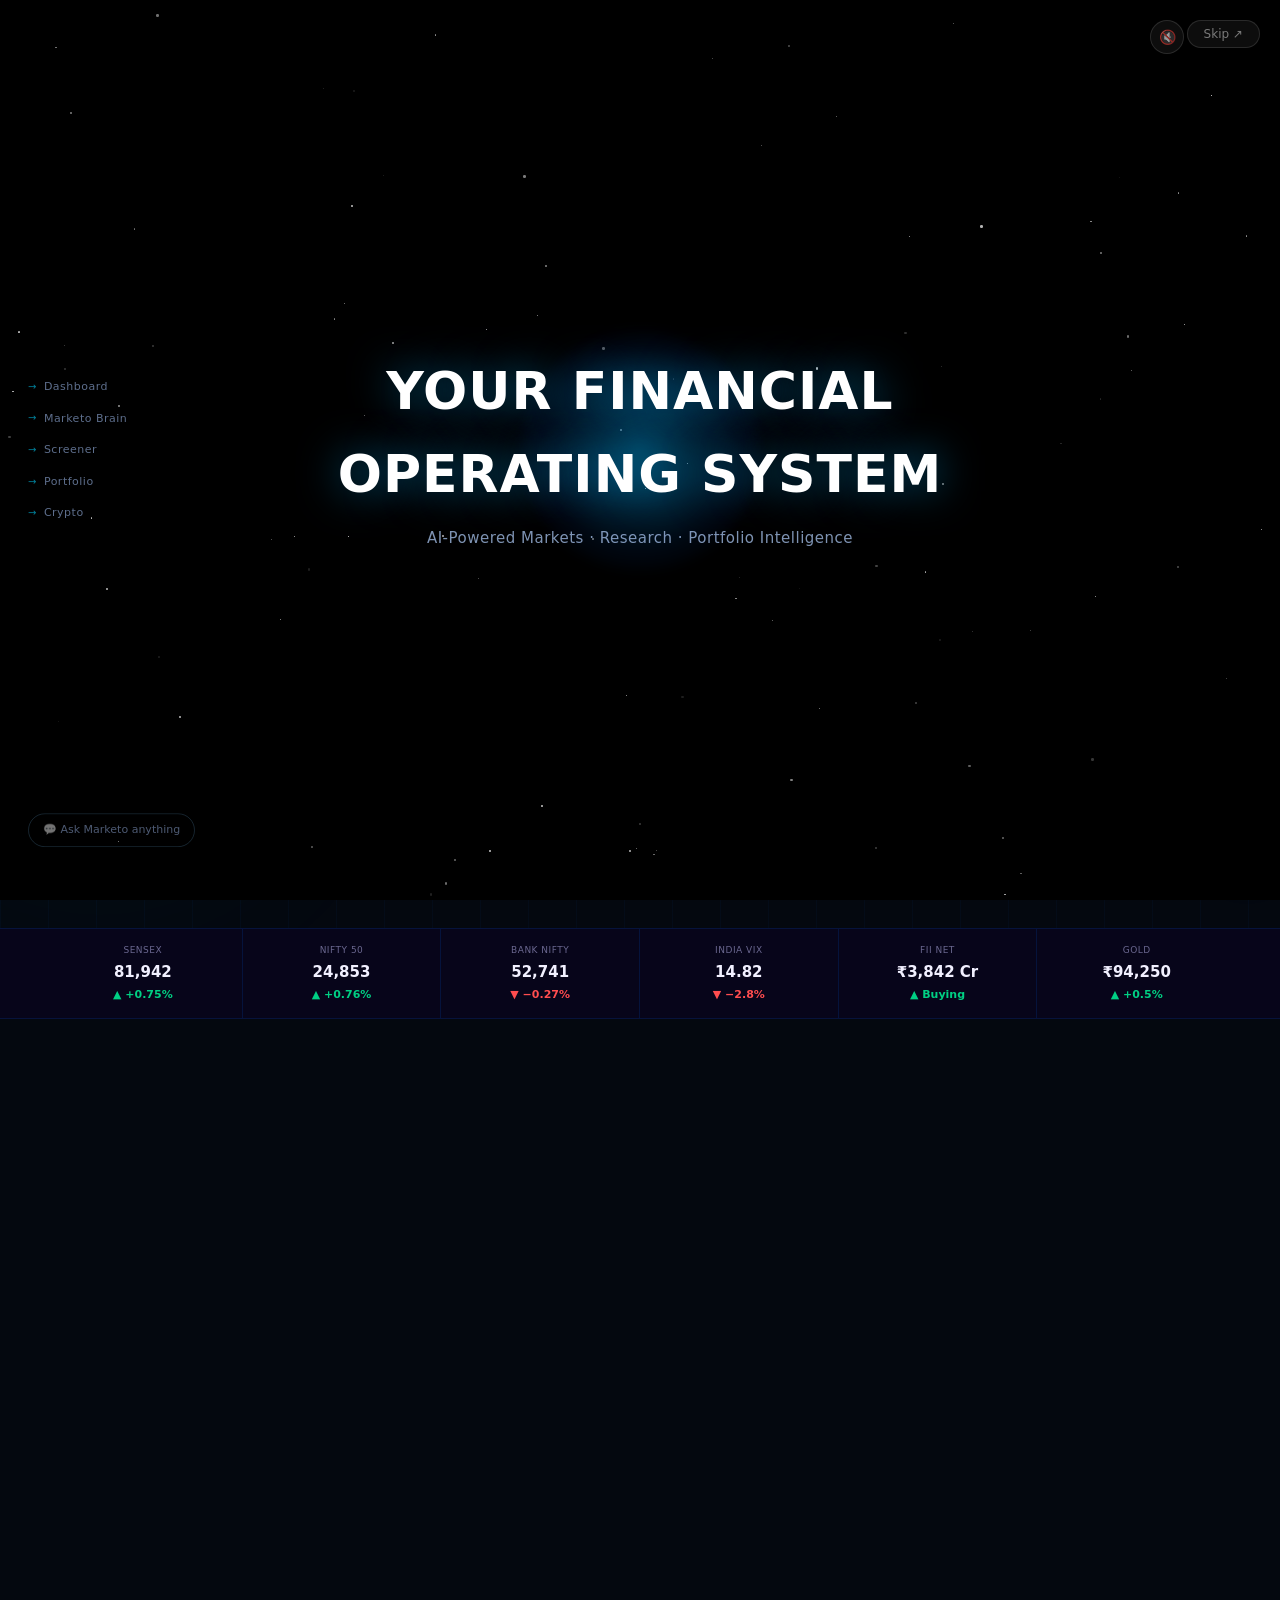
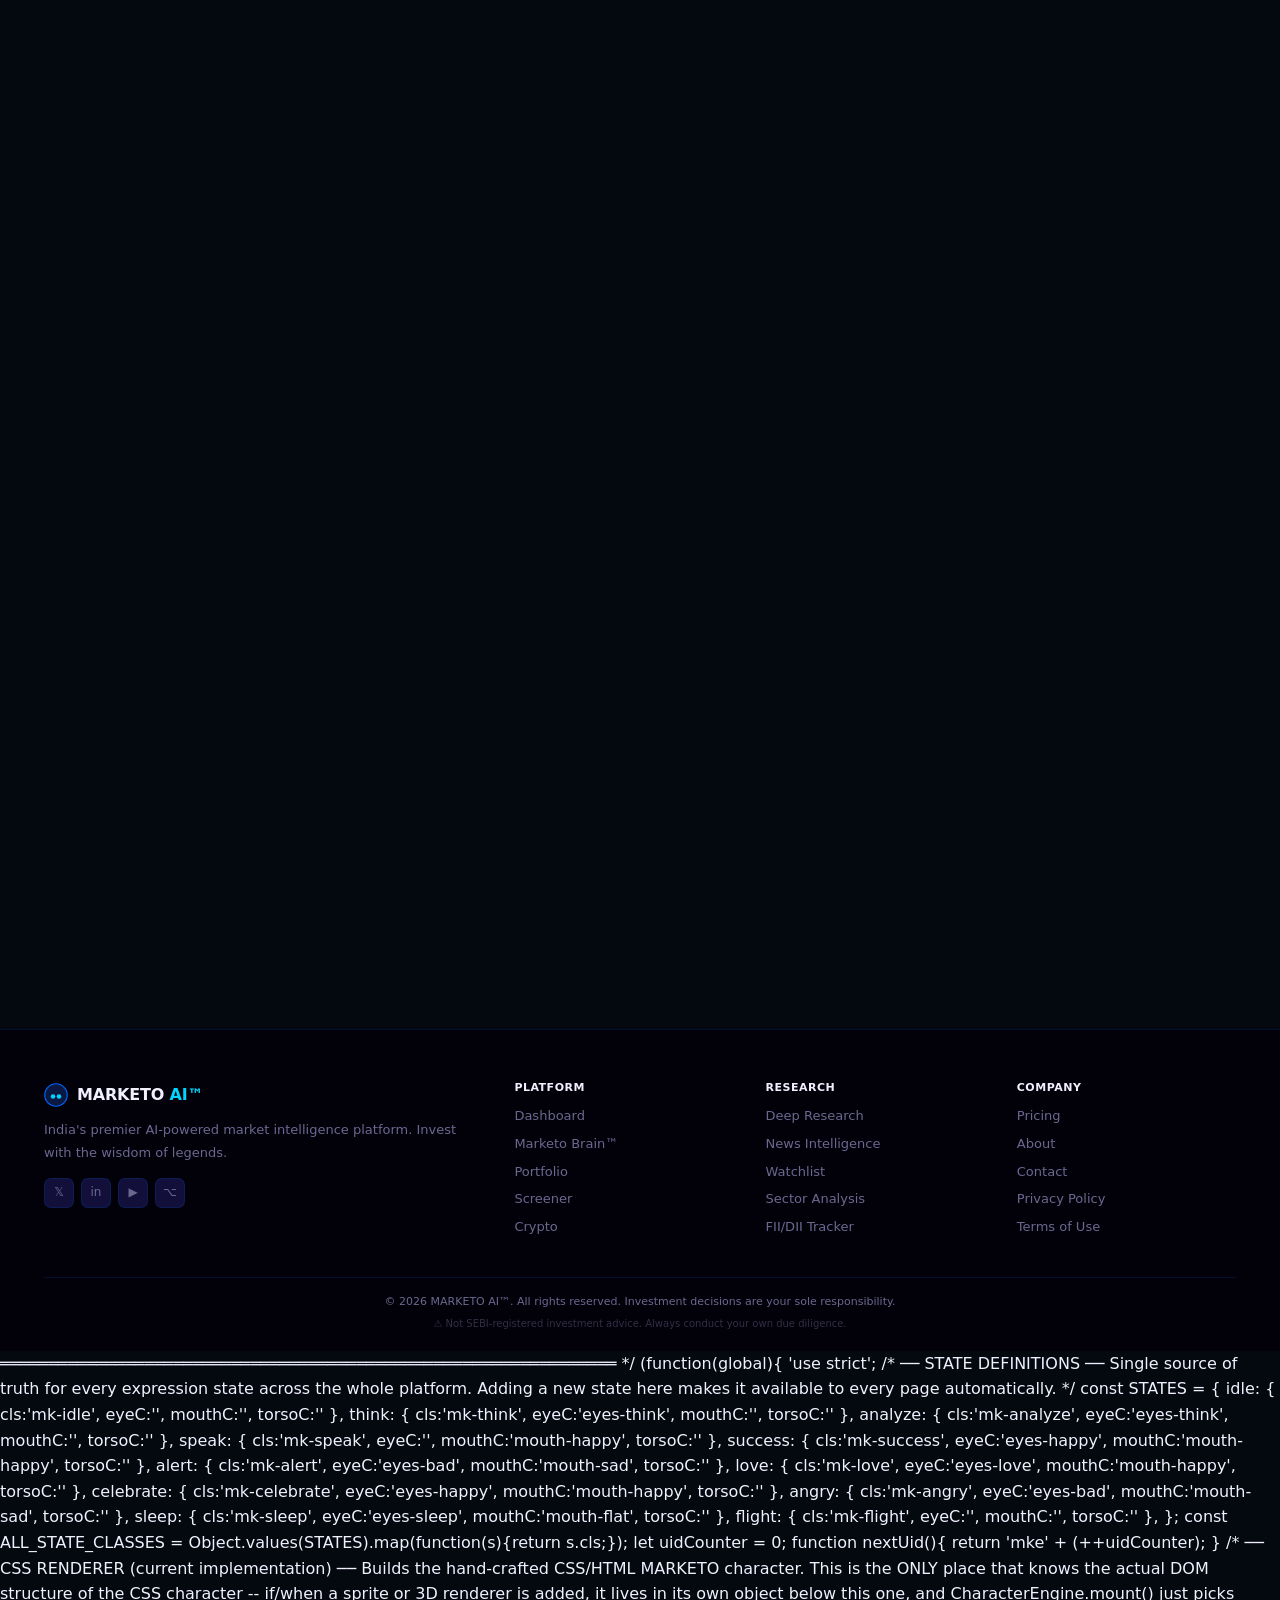
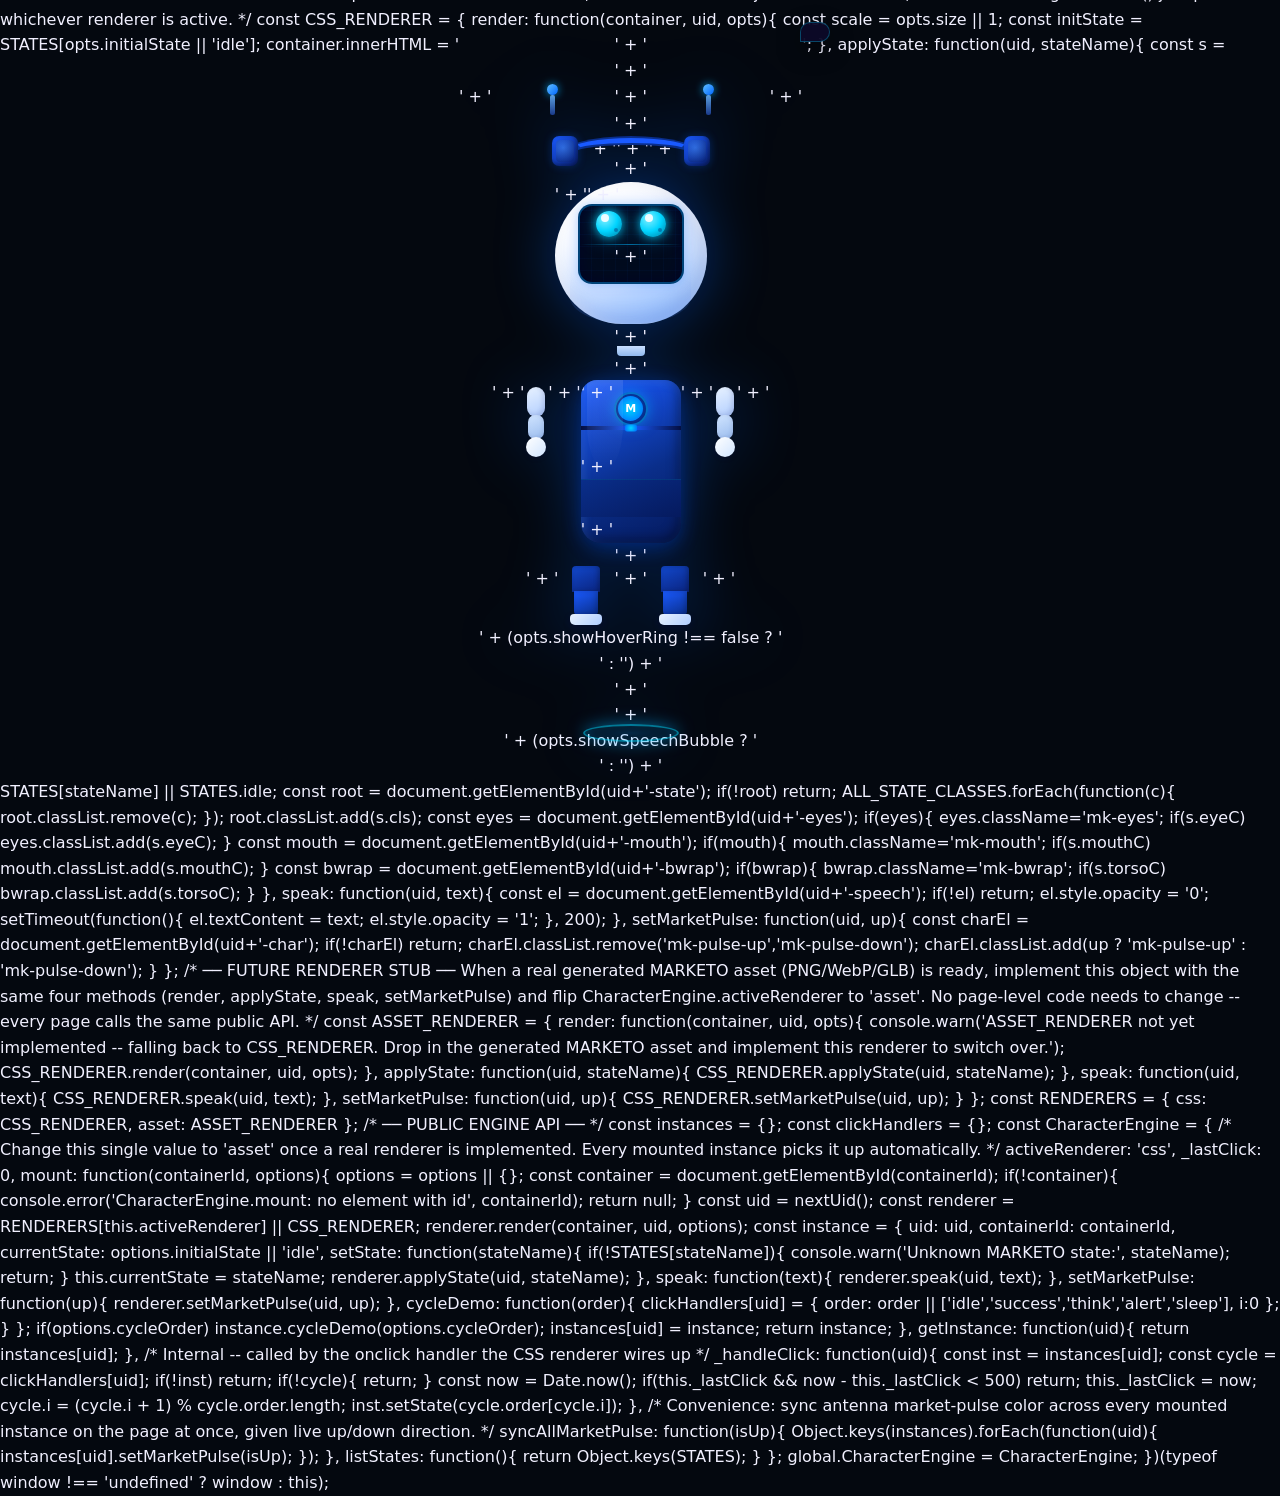
<file: index.html>
<!DOCTYPE html>
<html lang="en">
<head>
<meta charset="UTF-8">
<meta name="viewport" content="width=device-width,initial-scale=1.0">
<title>MARKETO AI™ — Your Personal Financial Operating System</title>
<meta name="description" content="India's most advanced AI market intelligence platform. 10 legendary gurus, real-time NSE/BSE analytics, institutional-grade portfolio insights.">
<meta name="theme-color" content="#04080F">
<style>
/* ══ RESET ══ */
*,*::before,*::after{box-sizing:border-box;margin:0;padding:0}
html{scroll-behavior:smooth}
body{font-family:'Inter','Segoe UI',system-ui,sans-serif;background:#04080F;color:#F1F0FF;line-height:1.6;overflow-x:hidden;-webkit-font-smoothing:antialiased}
a{text-decoration:none;color:inherit;transition:color .2s}
img{max-width:100%;height:auto}
::-webkit-scrollbar{width:4px}::-webkit-scrollbar-track{background:#080320}::-webkit-scrollbar-thumb{background:#0066FF;border-radius:2px}

/* ══ TOKENS ══ */
:root{
  --bg:#04080F;--bg2:#080320;--card:#0C0A28;--card2:#12103A;
  --blue:#0066FF;--blue2:#0052CC;--cyan:#00D4FF;--cyan2:#66E0FF;
  --navy:#0A0F1F;--purple:#A855F7;--purple2:#7C3AED;
  --ok:#00D084;--bad:#FF4D4F;--warn:#FFB020;--orange:#FF6B00;
  --text:#F1F0FF;--text2:#C4C0FF;--muted:#6B6890;
  --bdr:rgba(0,100,255,.15);--bdr2:rgba(0,212,255,.3);
  --glow:rgba(0,100,255,.08);
  --sh:0 4px 24px rgba(0,60,200,.2);--shL:0 8px 40px rgba(0,60,200,.3);
  --fd:'Space Grotesk','Inter',system-ui;
}

/* ══ TYPOGRAPHY ══ */
h1,h2,h3,h4{font-family:var(--fd);font-weight:700;line-height:1.15;color:var(--text)}
h1{font-size:clamp(2.2rem,5vw,3.8rem)}
h2{font-size:clamp(1.7rem,3.5vw,2.5rem)}
h3{font-size:clamp(1rem,2vw,1.25rem)}
p{color:var(--muted);line-height:1.8}
.gt{background:linear-gradient(135deg,#00D4FF,#0066FF,#A855F7);-webkit-background-clip:text;-webkit-text-fill-color:transparent;background-clip:text}
.gt2{background:linear-gradient(135deg,#A855F7,#0066FF,#00D4FF);-webkit-background-clip:text;-webkit-text-fill-color:transparent;background-clip:text}

/* ══ LAYOUT ══ */
.W{max-width:1240px;margin:0 auto;padding:0 24px}
.section{padding:88px 0}
.grid-2{display:grid;grid-template-columns:1fr 1fr;gap:56px;align-items:center}
.grid-3{display:grid;grid-template-columns:repeat(3,1fr);gap:18px}
.grid-4{display:grid;grid-template-columns:repeat(4,1fr);gap:20px}
.grid-5{display:grid;grid-template-columns:repeat(5,1fr);gap:12px}
.grid-6{display:grid;grid-template-columns:repeat(6,1fr)}
.flex-c{display:flex;align-items:center}
.flex-cc{display:flex;align-items:center;justify-content:center}
.flex-col{display:flex;flex-direction:column}
.tc{text-align:center}
.gap8{gap:8px}.gap12{gap:12px}.gap16{gap:16px}.gap20{gap:20px}

/* ══ BUTTONS ══ */
.btn{display:inline-flex;align-items:center;gap:8px;padding:12px 26px;border-radius:8px;font-family:inherit;font-weight:600;font-size:14px;cursor:pointer;transition:all .2s;border:1px solid transparent;text-decoration:none;white-space:nowrap;letter-spacing:.01em}
.btn-blue{background:var(--blue);color:#fff;border-color:rgba(0,100,255,.5);box-shadow:0 4px 20px rgba(0,100,255,.35)}
.btn-blue:hover{background:var(--blue2);transform:translateY(-1px);box-shadow:0 6px 28px rgba(0,100,255,.5)}
.btn-cyan{background:rgba(0,212,255,.1);color:var(--cyan2);border-color:var(--bdr2)}
.btn-cyan:hover{background:rgba(0,212,255,.18);color:#fff}
.btn-ghost{background:transparent;color:var(--text2);border-color:var(--bdr2)}
.btn-ghost:hover{background:var(--glow);color:#fff}
.btn-purple{background:linear-gradient(135deg,#7C3AED,#9333EA);color:#fff;border-color:rgba(168,85,247,.45);box-shadow:0 4px 16px rgba(124,58,237,.3)}
.btn-purple:hover{transform:translateY(-1px);box-shadow:0 6px 24px rgba(124,58,237,.5)}
.btn-lg{padding:14px 32px;font-size:15px;border-radius:10px}
.btn-sm{padding:7px 16px;font-size:12px;border-radius:6px}
.btn-xs{padding:5px 12px;font-size:11px;border-radius:5px}

/* ══ CARDS ══ */
.card{background:var(--card);border:1px solid var(--bdr);border-radius:18px;padding:26px;transition:all .3s;position:relative;overflow:hidden}
.card:hover{border-color:var(--bdr2);transform:translateY(-2px);box-shadow:var(--sh)}
.card::before{content:'';position:absolute;inset:0;background:linear-gradient(135deg,rgba(0,100,255,.05),transparent);opacity:0;transition:opacity .3s}
.card:hover::before{opacity:1}

/* ══ SECTION HEAD ══ */
.sec-head{text-align:center;margin-bottom:52px}
.sec-badge{display:inline-block;padding:5px 14px;background:rgba(0,100,255,.1);border:1px solid var(--bdr2);border-radius:20px;font-size:11px;font-weight:700;color:var(--cyan);text-transform:uppercase;letter-spacing:.6px;margin-bottom:12px}
.sec-title{margin-bottom:12px}
.sec-sub{font-size:16px;max-width:560px;margin:0 auto}

/* ══ BG DECORATIONS ══ */
.bg-grid{position:absolute;inset:0;background-image:linear-gradient(rgba(0,100,255,.04) 1px,transparent 1px),linear-gradient(90deg,rgba(0,100,255,.04) 1px,transparent 1px);background-size:48px 48px;pointer-events:none}
.orb{position:absolute;border-radius:50%;filter:blur(90px);pointer-events:none}

/* ══ INTRO OVERLAY ══ */
#intro{position:fixed;inset:0;z-index:9999;background:#000;display:flex;flex-direction:column;align-items:center;justify-content:center;transition:opacity .8s,visibility .8s;overflow:hidden}
#intro.out{opacity:0;visibility:hidden;pointer-events:none}
.stars-bg{position:absolute;inset:0;pointer-events:none}
.istar{position:absolute;border-radius:50%;background:#fff}

/* Scene 1 - Boot */
#s1{display:flex;flex-direction:column;align-items:center;gap:18px}
.boot-logo{font-family:var(--fd);font-size:clamp(20px,4vw,32px);font-weight:900;letter-spacing:3px;color:var(--cyan);text-shadow:0 0 30px rgba(0,212,255,.6)}
.boot-sub{font-size:11px;color:#444;letter-spacing:2px}
.mod-list{display:flex;flex-direction:column;gap:7px;min-width:300px}
.mod{display:flex;align-items:center;justify-content:space-between;font-size:12px;font-family:'Courier New',monospace;padding:4px 0;opacity:0;transform:translateX(-10px);transition:all .35s}
.mod.on{opacity:1;transform:none}
.mod-n{color:#5060A0}.mod-s{font-size:10px;font-weight:700;color:var(--ok)}
.mod-dot{width:5px;height:5px;border-radius:50%;background:var(--ok);box-shadow:0 0 6px var(--ok);animation:pdot 1s infinite}
@keyframes pdot{0%,100%{transform:scale(1)}50%{transform:scale(1.5)}}
.boot-prog{width:300px;height:2px;background:rgba(255,255,255,.08);border-radius:1px;overflow:hidden;margin-top:6px}
.boot-fill{height:100%;background:linear-gradient(90deg,var(--blue),var(--cyan));width:0;transition:width .3s}

/* Scene 2 - Arrival */
#s2{display:none;flex-direction:column;align-items:center;gap:22px}
.arr-name{font-family:var(--fd);font-size:clamp(28px,5vw,44px);font-weight:900;background:linear-gradient(135deg,#00D4FF,#0066FF);-webkit-background-clip:text;-webkit-text-fill-color:transparent;background-clip:text;letter-spacing:1px}
.arr-ring{position:absolute;border-radius:50%;border:1px solid rgba(0,212,255,.2);pointer-events:none}
.arr-text{font-family:var(--fd);font-size:clamp(14px,2.5vw,20px);font-weight:600;color:rgba(196,192,255,.85);text-align:center;line-height:1.8;max-width:500px;transition:opacity .4s}
.skip-btn{position:fixed;top:20px;right:20px;z-index:10000;background:rgba(255,255,255,.05);border:1px solid rgba(255,255,255,.12);color:rgba(255,255,255,.45);padding:6px 16px;border-radius:20px;font-size:12px;cursor:pointer;font-family:inherit;transition:all .2s}
.skip-btn:hover{background:rgba(255,255,255,.1);color:#fff}

/* ── SOUND TOGGLE ── */
.sound-btn{position:fixed;top:20px;right:96px;z-index:10000;width:34px;height:34px;border-radius:50%;background:rgba(255,255,255,.05);border:1px solid rgba(255,255,255,.12);color:rgba(255,255,255,.6);cursor:pointer;font-size:14px;display:flex;align-items:center;justify-content:center;transition:all .2s;animation:soundHint 2s ease-in-out infinite}
@keyframes soundHint{0%,100%{box-shadow:0 0 0 0 rgba(0,212,255,.35)}50%{box-shadow:0 0 0 7px rgba(0,212,255,0)}}
.sound-btn.on{animation:none}
.sound-btn:hover{background:rgba(255,255,255,.1);color:#fff}
.sound-btn.on{color:var(--cyan);border-color:rgba(0,212,255,.4);box-shadow:0 0 14px rgba(0,212,255,.25)}

/* ── SCENE 0: FLOATING CARDS THROUGH PARTICLES ── */
#s0{position:absolute;inset:0;display:flex;align-items:center;justify-content:center;overflow:hidden}
.s0-particles{position:absolute;inset:0;pointer-events:none}
.s0-particle{position:absolute;border-radius:50%;background:radial-gradient(circle,rgba(0,212,255,.9),rgba(0,100,255,.1));animation:s0rise linear infinite}
@keyframes s0rise{0%{transform:translateY(0) translateX(0);opacity:0}8%{opacity:1}92%{opacity:1}100%{transform:translateY(-100vh) translateX(var(--drift,0px));opacity:0}}
.s0-orb-center{position:absolute;width:240px;height:240px;border-radius:50%;background:radial-gradient(circle,rgba(0,180,255,.35),rgba(0,80,200,.08) 60%,transparent 80%);filter:blur(6px);animation:s0pulse 4s ease-in-out infinite}
@keyframes s0pulse{0%,100%{transform:scale(1);opacity:.7}50%{transform:scale(1.15);opacity:1}}
.s0-cards{position:absolute;inset:0;pointer-events:none}
.s0-card{
  position:absolute;min-width:150px;max-width:210px;padding:14px 16px;border-radius:14px;
  background:linear-gradient(135deg,rgba(20,30,60,.55),rgba(10,15,35,.4));
  border:1px solid rgba(120,200,255,.25);backdrop-filter:blur(8px);-webkit-backdrop-filter:blur(8px);
  box-shadow:0 8px 32px rgba(0,40,120,.4),inset 0 1px 0 rgba(255,255,255,.08);
  animation:s0float ease-in-out infinite;opacity:0;
}
.s0-card-label{font-size:9px;font-weight:700;color:rgba(150,210,255,.7);text-transform:uppercase;letter-spacing:.6px;margin-bottom:4px}
.s0-card-val{font-family:var(--fd);font-size:18px;font-weight:800;color:#fff;text-shadow:0 0 14px rgba(0,200,255,.4)}
.s0-card-sub{font-size:10px;color:rgba(180,210,255,.55);margin-top:2px}
@keyframes s0float{
  0%{opacity:0;transform:translateY(40px) scale(.9) rotate(-2deg)}
  10%{opacity:1}
  50%{transform:translateY(-12px) scale(1) rotate(1deg)}
  90%{opacity:1}
  100%{opacity:0;transform:translateY(-50px) scale(.95) rotate(-1deg)}
}
.s0-title-wrap{position:relative;z-index:5;text-align:center;pointer-events:none}
.s0-title{
  font-family:var(--fd);font-weight:900;letter-spacing:1px;
  font-size:clamp(28px,6vw,52px);color:#fff;text-transform:uppercase;
  text-shadow:0 0 40px rgba(0,180,255,.5);
  opacity:0;animation:s0titlein 1.2s ease forwards .4s;
}
.s0-sub{
  font-size:clamp(12px,1.6vw,15px);color:rgba(180,210,255,.7);letter-spacing:.5px;
  margin-top:10px;opacity:0;animation:s0titlein 1.2s ease forwards 1s;
}
@keyframes s0titlein{from{opacity:0;transform:translateY(14px)}to{opacity:1;transform:translateY(0)}}
.s0-nav-rail{
  position:absolute;left:28px;top:50%;transform:translateY(-50%);z-index:6;
  display:flex;flex-direction:column;gap:14px;opacity:0;animation:s0navin .8s ease forwards 1.6s;
}
@keyframes s0navin{from{opacity:0;transform:translate(-50%,-50%) translateX(-8px)}to{opacity:1;transform:translateY(-50%) translateX(0)}}
.s0-nav-item{font-size:11px;color:rgba(170,200,255,.55);letter-spacing:.5px;display:flex;align-items:center;gap:7px}
.s0-nav-item::before{content:'→';color:rgba(0,212,255,.6);font-size:10px}
.s0-asktag{
  position:absolute;bottom:36px;left:28px;z-index:6;font-size:11px;color:rgba(170,200,255,.45);
  border:1px solid rgba(120,200,255,.18);padding:7px 14px;border-radius:20px;
  opacity:0;animation:s0navin .8s ease forwards 2s;
}
@media(max-width:640px){.s0-nav-rail{display:none}.s0-asktag{left:16px;bottom:24px}}

/* ══ MARKETO CHARACTER ENGINE ══ */
.mk-char{display:flex;flex-direction:column;align-items:center;cursor:pointer;position:relative;z-index:10;filter:drop-shadow(0 0 30px rgba(0,100,255,.4));transition:filter .4s}
.mk-char:hover{filter:drop-shadow(0 0 44px rgba(0,180,255,.6))}

/* ANTENNAS */
.mk-ants{display:flex;gap:56px;margin-bottom:-4px;position:relative;z-index:3}
.mk-ant{display:flex;flex-direction:column;align-items:center}
.mk-ant-b{width:11px;height:11px;border-radius:50%;background:linear-gradient(135deg,#60C0FF,#0066FF);box-shadow:0 0 8px rgba(0,180,255,.8);animation:antG 2s ease-in-out infinite;transition:background .6s,box-shadow .6s}
.mk-ant:last-child .mk-ant-b{animation-delay:-.7s}
/* Market pulse — antenna glow reflects live Nifty direction per character spec */
.mk-pulse-up .mk-ant-b{background:linear-gradient(135deg,#6EE7B7,#00D084)!important;box-shadow:0 0 8px rgba(0,208,132,.85)!important}
.mk-pulse-down .mk-ant-b{background:linear-gradient(135deg,#FCA5A5,#FF4D4F)!important;box-shadow:0 0 8px rgba(255,77,79,.85)!important}
@keyframes antG{0%,100%{box-shadow:0 0 8px rgba(0,180,255,.8)}50%{box-shadow:0 0 18px rgba(0,212,255,1)}}
.mk-ant-p{width:5px;height:20px;background:linear-gradient(to bottom,#5BA0E0,#1A3A8A);border-radius:2px}

/* HEADPHONES */
.mk-hp{position:relative;width:158px;height:30px;margin-bottom:-10px;z-index:3}
.mk-hp-band{position:absolute;left:8px;right:8px;top:0;height:20px;border:0 solid transparent;border-top:9px solid #0A2E8A;border-left:7px solid transparent;border-right:7px solid transparent;border-radius:50% 50% 0 0/100% 100% 0 0}
.mk-hp-band::after{content:'';position:absolute;left:4px;right:4px;top:-7px;height:12px;border:0 solid transparent;border-top:5px solid #1A5AFF;border-left:5px solid transparent;border-right:5px solid transparent;border-radius:50% 50% 0 0/100% 100% 0 0}
.mk-hp-cup{position:absolute;bottom:0;width:26px;height:30px;border-radius:7px;background:linear-gradient(135deg,#1A5AFF,#0A2480);box-shadow:inset -2px -2px 5px rgba(0,0,0,.4),0 0 8px rgba(0,100,255,.3)}
.mk-hp-cup::after{content:'';position:absolute;inset:4px;border-radius:4px;background:radial-gradient(circle at 40% 35%,rgba(100,180,255,.35),rgba(0,20,100,.5))}
.mk-hp-l{left:0}.mk-hp-r{right:0}

/* HEAD */
.mk-head{width:152px;height:142px;border-radius:50% 50% 44% 44%/52% 52% 48% 48%;background:radial-gradient(ellipse at 33% 26%,rgba(255,255,255,.88) 0%,rgba(255,255,255,0) 52%),linear-gradient(155deg,#FFFFFF 0%,#EEF4FF 32%,#C8DEFF 65%,#8ABAFF 100%);position:relative;z-index:4;box-shadow:inset -7px -7px 18px rgba(0,0,80,.12),inset 4px 4px 12px rgba(255,255,255,.65)}
.mk-head::before{content:'';position:absolute;left:10%;right:10%;bottom:0;height:38%;background:linear-gradient(to top,rgba(80,140,255,.2),transparent);border-radius:0 0 50% 50%}

/* FACE SCREEN */
.mk-face{position:absolute;left:50%;top:44%;transform:translate(-50%,-50%);width:106px;height:80px;border-radius:14px;background:#000B1E;border:2px solid rgba(0,150,255,.4);box-shadow:0 0 12px rgba(0,100,255,.3),inset 0 0 18px rgba(0,0,40,.8);overflow:hidden;display:flex;flex-direction:column;align-items:center;justify-content:center;gap:7px}
.mk-face::before{content:'';position:absolute;inset:0;background:repeating-linear-gradient(0deg,transparent,transparent 11px,rgba(0,80,200,.05) 11px,rgba(0,80,200,.05) 12px),repeating-linear-gradient(90deg,transparent,transparent 11px,rgba(0,80,200,.05) 11px,rgba(0,80,200,.05) 12px)}
.mk-face::after{content:'';position:absolute;left:0;right:0;height:1.5px;background:linear-gradient(90deg,transparent,rgba(0,180,255,.55),transparent);animation:scan 3.5s linear infinite}
@keyframes scan{0%{top:0;opacity:0}10%{opacity:.7}90%{opacity:.7}100%{top:100%;opacity:0}}

/* EYES */
.mk-eyes{display:flex;gap:18px;align-items:center;position:relative;z-index:2}
.mk-eye{width:26px;height:26px;border-radius:50%;background:radial-gradient(circle at 34% 30%,#80EEFF 0%,#00D4FF 50%,#007AA0 100%);box-shadow:0 0 10px rgba(0,212,255,.85),0 0 22px rgba(0,180,255,.4);position:relative;animation:eblink 4s ease-in-out infinite;transition:background .4s,box-shadow .4s}
.mk-eye:last-child{animation-delay:.28s}
.mk-eye::before{content:'';position:absolute;width:8px;height:8px;border-radius:50%;background:rgba(255,255,255,.88);top:3px;left:5px}
.mk-eye::after{content:'';position:absolute;width:4px;height:4px;border-radius:50%;background:rgba(0,80,140,.55);bottom:5px;right:4px}
@keyframes eblink{0%,82%,100%{transform:scaleY(1)}88%{transform:scaleY(.06)}}

/* MOUTH */
.mk-mouth{position:relative;z-index:2;width:40px;height:11px;overflow:hidden}
.mk-mc{position:absolute;width:40px;height:22px;border-radius:50%;border:2.5px solid rgba(0,180,255,.6);top:-11px;transition:all .4s}

/* NECK */
.mk-neck{width:28px;height:10px;background:linear-gradient(to bottom,#C8DEFF,#90B8EE);border-radius:0 0 4px 4px;margin-top:-3px;z-index:3;position:relative}

/* BODY WRAP */
.mk-bwrap{display:flex;align-items:flex-start;position:relative;z-index:4;margin-top:-2px}

/* ARMS */
.mk-arm{width:24px;display:flex;flex-direction:column;align-items:center;padding-top:7px;transition:transform .4s}
.mk-arm-u{width:18px;height:30px;border-radius:9px;background:linear-gradient(155deg,#E8F2FF,#B0CDFF);box-shadow:inset -2px -2px 5px rgba(0,0,80,.14)}
.mk-arm-lo{width:16px;height:24px;border-radius:7px;background:linear-gradient(155deg,#D0E4FF,#9ABCEE);margin-top:-2px;box-shadow:inset -1px -1px 4px rgba(0,0,80,.1)}
.mk-hand{width:20px;height:20px;border-radius:50%;background:linear-gradient(135deg,#FFFFFF,#D0E4FF);margin-top:-2px;box-shadow:0 2px 5px rgba(0,0,80,.14)}
.mk-arm-l{transform-origin:top right}.mk-arm-r{transform-origin:top left}

/* TORSO */
.mk-torso{width:100px;background:linear-gradient(155deg,#1A5AFF 0%,#0A2E8A 58%,#051A5E 100%);border-radius:16px 16px 20px 20px;position:relative;box-shadow:inset -4px -4px 11px rgba(0,0,0,.35),inset 3px 3px 9px rgba(80,140,255,.28),0 4px 18px rgba(0,60,200,.4);overflow:hidden}
.mk-torso-t{height:48px}.mk-torso-b{height:38px;background:linear-gradient(155deg,#0A2E8A,#051A5E);border-top:1px solid rgba(0,180,255,.18)}
.mk-torso::after{content:'';position:absolute;top:0;left:6px;width:36px;height:55%;background:linear-gradient(180deg,rgba(255,255,255,.1),transparent);border-radius:0 0 50% 50%}
/* Chest logo */
.mk-chest{position:absolute;top:12px;left:50%;transform:translateX(-50%);width:34px;height:34px;border-radius:50%;background:radial-gradient(circle,rgba(0,80,200,.4),rgba(0,20,80,.7));border:2px solid rgba(0,180,255,.5);display:flex;align-items:center;justify-content:center;box-shadow:0 0 14px rgba(0,180,255,.5);animation:chestP 2.2s ease-in-out infinite}
@keyframes chestP{0%,100%{box-shadow:0 0 14px rgba(0,180,255,.5)}50%{box-shadow:0 0 26px rgba(0,212,255,.9)}}
.mk-chest-i{width:24px;height:24px;border-radius:50%;background:radial-gradient(circle,#00D4FF,#0066FF);display:flex;align-items:center;justify-content:center;font-size:11px;font-weight:900;color:#fff;font-family:system-ui}
/* Belt */
.mk-belt{position:absolute;top:46px;left:0;right:0;height:4px;background:linear-gradient(90deg,#040E40,#1A5AFF,#040E40)}
.mk-buckle{position:absolute;left:50%;top:50%;transform:translate(-50%,-50%);width:12px;height:7px;background:radial-gradient(circle,#00D4FF,#0066FF);border-radius:2px}

/* LEGS */
.mk-legs{display:flex;gap:12px;justify-content:center;position:relative;z-index:4;margin-top:-2px}
.mk-leg{display:flex;flex-direction:column;align-items:center}
/* ── HOVER RING (per spec: blue energy ring, continuous float, data pulse) ── */
.mk-hoverring{
  position:absolute;bottom:-14px;left:50%;transform:translateX(-50%);
  width:96px;height:18px;border-radius:50%;
  border:2px solid rgba(0,212,255,.55);
  box-shadow:0 0 16px rgba(0,180,255,.5),inset 0 0 10px rgba(0,180,255,.3);
  background:radial-gradient(ellipse at center,rgba(0,150,255,.18),transparent 70%);
  animation:hoverRingPulse 2.4s ease-in-out infinite;
  z-index:2;pointer-events:none;
}
@keyframes hoverRingPulse{0%,100%{opacity:.55;transform:translateX(-50%) scaleX(1)}50%{opacity:1;transform:translateX(-50%) scaleX(1.08)}}
.mk-thigh{width:28px;height:26px;border-radius:4px 4px 0 0;background:linear-gradient(155deg,#1248CC,#0A2480);box-shadow:inset -2px 0 5px rgba(0,0,0,.25)}
.mk-shin{width:24px;height:24px;border-radius:0 0 4px 4px;background:linear-gradient(155deg,#1A5AFF,#0A2E8A);margin-top:-1px;box-shadow:inset -2px 0 5px rgba(0,0,0,.2)}
.mk-foot{width:32px;height:11px;border-radius:4px 4px 5px 5px;background:linear-gradient(135deg,#E8F2FF,#B0CDFF);margin-top:-1px;box-shadow:0 3px 7px rgba(0,0,80,.22)}

/* ══ CHARACTER STATES ══ */
.mk-idle .mk-char{animation:mkFloat 3.6s ease-in-out infinite}
.mk-idle .mk-arm-l{animation:mkWave 2s ease-in-out infinite 2s}
.mk-think .mk-char{animation:mkTilt .95s ease-in-out infinite}
.mk-think .mk-arm-r{animation:mkThinkArm 1.8s ease-in-out infinite}
.mk-analyze .mk-char{animation:mkBreathe 2.2s ease-in-out infinite}
.mk-analyze .mk-arm-r{animation:mkPoint 2.5s ease-in-out infinite}
.mk-speak .mk-char{animation:mkBob 1.2s ease-in-out infinite}
.mk-speak .mk-arm-l{animation:mkGestL 1.8s ease-in-out infinite}
.mk-speak .mk-arm-r{animation:mkGestR 1.8s ease-in-out infinite .3s}
.mk-success .mk-char{animation:mkJump .7s ease-in-out 4}
.mk-success .mk-arm-l{animation:mkVicL .7s ease-in-out 4}
.mk-success .mk-arm-r{animation:mkVicR .7s ease-in-out 4}
.mk-alert .mk-char{animation:mkShake .28s ease-in-out infinite}
.mk-love .mk-char{animation:mkFloat 3s ease-in-out infinite}
.mk-celebrate .mk-char{animation:mkCelebrate 1.6s ease-in-out 2}
.mk-celebrate .mk-arm-l{animation:mkVicL 1.6s ease-in-out 2}
.mk-celebrate .mk-arm-r{animation:mkVicR 1.6s ease-in-out 2 .1s}
.mk-angry .mk-char{animation:mkAngry .22s ease-in-out infinite}
.mk-sleep .mk-char{animation:mkSleep 6s ease-in-out infinite}

@keyframes mkFloat   {0%,100%{transform:translateY(0)}50%{transform:translateY(-18px)}}
@keyframes mkTilt    {0%,100%{transform:rotate(-8deg)}50%{transform:rotate(8deg) translateY(-7px)}}
@keyframes mkBreathe {0%,100%{transform:translateY(0) scale(1)}50%{transform:translateY(-12px) scale(1.03)}}
@keyframes mkBob     {0%,100%{transform:translateY(0)}50%{transform:translateY(-9px)}}
@keyframes mkJump    {0%,100%{transform:translateY(0) scale(1)}38%{transform:translateY(-34px) scale(1.08)}68%{transform:translateY(-11px) scale(.97)}}
@keyframes mkShake   {0%,100%{transform:translateX(0)}25%{transform:translateX(-9px)}75%{transform:translateX(9px)}}
@keyframes mkCelebrate{0%{transform:translateY(0) rotate(0)}25%{transform:translateY(-28px) rotate(-13deg)}50%{transform:translateY(-32px) rotate(0)}75%{transform:translateY(-28px) rotate(13deg)}100%{transform:translateY(0) rotate(0)}}
@keyframes mkAngry   {0%,100%{transform:translateX(0) scale(1)}25%{transform:translateX(-8px) scale(1.02)}75%{transform:translateX(8px) scale(1.02)}}
@keyframes mkSleep   {0%,100%{transform:translateY(0) rotate(-2deg)}50%{transform:translateY(-8px) rotate(2deg)}}
@keyframes mkWave    {0%,100%,50%{transform:rotate(0)}15%{transform:rotate(-40deg)}30%{transform:rotate(-22deg)}45%{transform:rotate(-40deg)}}
@keyframes mkThinkArm{0%,100%{transform:rotate(0) translateY(0)}50%{transform:rotate(-15deg) translateY(-4px)}}
@keyframes mkPoint   {0%,100%{transform:rotate(0)}50%{transform:rotate(-28deg) translateY(-5px)}}
@keyframes mkGestL   {0%,100%{transform:rotate(0)}50%{transform:rotate(-18deg)}}
@keyframes mkGestR   {0%,100%{transform:rotate(0)}50%{transform:rotate(17deg)}}
@keyframes mkVicL    {0%,100%{transform:rotate(0)}40%{transform:rotate(-52deg)}}
@keyframes mkVicR    {0%,100%{transform:rotate(0)}40%{transform:rotate(52deg)}}

/* Eye states */
.eyes-happy .mk-eye{background:radial-gradient(circle at 34% 30%,#A7F3D0,#10B981,#065F46)!important;box-shadow:0 0 10px rgba(16,185,129,.9),0 0 22px rgba(16,185,129,.4)!important}
.eyes-think .mk-eye{background:radial-gradient(circle at 34% 30%,#FEF08A,#F59E0B,#92400E)!important;box-shadow:0 0 10px rgba(245,158,11,.9),0 0 22px rgba(245,158,11,.4)!important}
.eyes-bad  .mk-eye{background:radial-gradient(circle at 34% 30%,#FECACA,#EF4444,#991B1B)!important;box-shadow:0 0 10px rgba(239,68,68,.9),0 0 22px rgba(239,68,68,.4)!important}
.eyes-love .mk-eye{background:radial-gradient(circle at 34% 30%,#FCA5A5,#EC4899,#9D174D)!important;box-shadow:0 0 10px rgba(236,72,153,.9),0 0 22px rgba(236,72,153,.4)!important}
.eyes-sleep .mk-eye{height:5px!important;margin-top:10px!important;background:rgba(0,40,100,.5)!important;box-shadow:none!important;animation:none!important}
.eyes-sleep .mk-eye::before,.eyes-sleep .mk-eye::after{display:none!important}
/* Mouth states */
.mouth-happy .mk-mc{top:-9px;border-color:rgba(16,185,129,.75)!important}
.mouth-sad   .mk-mc{top:4px;transform:rotate(180deg);border-color:rgba(239,68,68,.7)!important}
.mouth-flat  .mk-mc{display:none}
.mouth-flat .mk-mouth::after{content:'';position:absolute;left:3px;right:3px;top:4px;height:2px;background:rgba(0,150,255,.5);border-radius:2px}
/* Angry torso */
.torso-angry .mk-torso{background:linear-gradient(155deg,#CC2200,#7A0000,#440000)!important;box-shadow:0 0 24px rgba(255,50,0,.6)!important}
.torso-angry .mk-chest{border-color:rgba(255,80,50,.7)!important;box-shadow:0 0 18px rgba(255,60,0,.7)!important}
.torso-angry .mk-chest-i{background:radial-gradient(circle,#FF8080,#CC2200)!important}

/* Floating particles SVG */
.particle-layer{position:absolute;inset:0;pointer-events:none;overflow:visible}
@keyframes sP{0%{opacity:0;transform:translate(0,0) scale(0)}55%{opacity:1}100%{opacity:0;transform:translate(var(--tx),var(--ty)) scale(1.6)}}
@keyframes hP{0%{opacity:0;transform:translate(0,0) scale(.4)}45%{opacity:1}100%{opacity:0;transform:translate(var(--hx),var(--hy)) scale(1.2)}}
@keyframes zP{0%{opacity:0;transform:translate(0,0) scale(.4) rotate(-10deg)}35%{opacity:.9}100%{opacity:0;transform:translate(var(--zx),var(--zy)) scale(1.3) rotate(15deg)}}
@keyframes stP{0%{opacity:.7;transform:translate(0,0) scale(1)}100%{opacity:0;transform:translate(var(--sx),var(--sy)) scale(2.4)}}
@keyframes qP{0%{opacity:0;transform:translate(0,0) scale(.4) rotate(-15deg)}40%{opacity:1}100%{opacity:0;transform:translate(var(--qx),var(--qy)) scale(1.2) rotate(20deg)}}
@keyframes oP{from{transform:rotate(0deg) translateX(var(--or)) rotate(0deg)}to{transform:rotate(360deg) translateX(var(--or)) rotate(-360deg)}}

/* Hologram panels */
.holo{position:absolute;background:rgba(0,18,60,.9);border:1px solid rgba(0,180,255,.4);border-radius:8px;padding:10px 12px;font-size:10px;font-family:'Courier New',monospace;color:rgba(0,220,255,.9);animation:holoIn .4s ease-out;z-index:20;min-width:132px}
@keyframes holoIn{from{opacity:0;transform:translateY(8px)}to{opacity:1;transform:translateY(0)}}
.holo.alert-p{border-color:rgba(255,80,50,.5)!important;background:rgba(40,5,5,.9)!important}
.holo-row{display:flex;justify-content:space-between;gap:12px;margin:3px 0;font-size:10px}
.hl{color:rgba(0,180,255,.55)}.hv{color:#fff;font-weight:700}
.hbars{display:flex;align-items:flex-end;gap:2px;height:26px;margin-top:7px}
.hbar{border-radius:2px 2px 0 0;min-width:7px;transition:height .6s ease}
/* Think ring */
.think-ring{position:absolute;left:50%;top:35%;transform:translate(-50%,-50%);width:190px;height:75px;border:2px solid rgba(0,180,255,.32);border-radius:50%;animation:thinkRing 3s linear infinite;pointer-events:none}
@keyframes thinkRing{from{transform:translate(-50%,-50%) rotate(0)}to{transform:translate(-50%,-50%) rotate(360deg)}}
/* Speech bubble */
.speak-b{position:absolute;left:calc(100% + 10px);top:25px;background:rgba(5,12,50,.94);border:1px solid rgba(0,180,255,.45);border-radius:12px 12px 12px 0;padding:10px 13px;font-size:11px;color:rgba(200,220,255,.9);max-width:148px;line-height:1.5;animation:holoIn .4s ease-out;z-index:20}

/* ══ NAVBAR ══ */
.nav{position:fixed;top:0;left:0;right:0;z-index:200;height:58px;background:rgba(4,8,15,.97);backdrop-filter:blur(20px);-webkit-backdrop-filter:blur(20px);border-bottom:1px solid var(--bdr);transition:border-color .3s,box-shadow .3s}
.nav.scrolled{border-bottom-color:var(--bdr2);box-shadow:0 4px 30px rgba(0,40,180,.25)}
.nav-in{max-width:1280px;margin:0 auto;padding:0 22px;height:100%;display:flex;align-items:center;gap:14px}
.nlogo{display:flex;align-items:center;gap:9px;font-family:var(--fd);font-size:17px;font-weight:800;flex-shrink:0;letter-spacing:-.2px;color:var(--text)}
.nlogo .ai{color:var(--cyan)}
.nlinks{display:flex;align-items:center;gap:1px;flex:1;overflow-x:auto;scrollbar-width:none}
.nlinks::-webkit-scrollbar{display:none}
.nlink{padding:6px 11px;border-radius:6px;font-size:13px;font-weight:500;color:var(--muted);cursor:pointer;transition:all .15s;white-space:nowrap}
.nlink:hover,.nlink.act{color:var(--text);background:rgba(0,100,255,.1)}
.nlink.act{color:var(--cyan)}
.nact{display:flex;align-items:center;gap:8px;flex-shrink:0}
.ham{display:none;flex-direction:column;gap:5px;background:transparent;border:none;cursor:pointer;padding:4px}
.ham span{display:block;width:22px;height:2px;background:var(--text2);border-radius:1px;transition:all .3s}
.mob{display:none;position:fixed;top:58px;left:0;right:0;background:rgba(4,8,15,.99);border-bottom:1px solid var(--bdr);padding:14px;flex-direction:column;gap:4px;z-index:199}
.mob.open{display:flex}
.mob .nlink{padding:10px 14px;font-size:15px}

/* ══ TICKER ══ */
.ticker{height:28px;background:rgba(0,60,200,.07);border-bottom:1px solid var(--bdr);overflow:hidden;display:flex;align-items:center;position:sticky;top:58px;z-index:190}
.ti-inner{display:inline-flex;gap:38px;white-space:nowrap;animation:tScroll 40s linear infinite}
@keyframes tScroll{from{transform:translateX(0)}to{transform:translateX(-50%)}}
.ti{display:inline-flex;align-items:center;gap:5px;font-size:11px;flex-shrink:0}
.tn{font-weight:700;color:var(--text2)}.tv{color:var(--text)}.tu{color:var(--ok)}.td{color:var(--bad)}

/* ══ HERO ══ */
.hero{position:relative;min-height:100vh;display:flex;align-items:center;padding:100px 0 60px;overflow:hidden}
.hero .W{position:relative;z-index:1}
.hero .orb.o1{width:560px;height:560px;background:rgba(0,80,200,.08);top:-150px;right:-100px}
.hero .orb.o2{width:360px;height:360px;background:rgba(0,212,255,.05);bottom:60px;left:-80px}
.hero .orb.o3{width:220px;height:220px;background:rgba(168,85,247,.04);top:55%;left:40%}

/* Hero left */
.h-badge{display:inline-flex;align-items:center;gap:8px;padding:6px 14px;background:rgba(0,212,255,.07);border:1px solid rgba(0,212,255,.25);border-radius:20px;font-size:12px;color:var(--cyan2);margin-bottom:18px;font-weight:500}
.h-dot{width:7px;height:7px;border-radius:50%;background:var(--ok);box-shadow:0 0 8px var(--ok);animation:pdot 2s infinite}
.h-title{margin-bottom:16px}
.h-sub{font-size:16px;max-width:480px;margin-bottom:26px;line-height:1.8}
.h-stats{display:flex;align-items:center;gap:16px;padding:13px 18px;background:rgba(0,100,255,.05);border:1px solid var(--bdr);border-radius:10px;width:fit-content;margin-bottom:28px}
.hs-n{display:block;font-size:20px;font-weight:800;font-family:var(--fd);color:var(--text)}
.hs-l{font-size:10px;color:var(--muted);text-transform:uppercase;letter-spacing:.5px}
.hs-d{width:1px;height:32px;background:var(--bdr)}
.h-cta{display:flex;gap:11px;flex-wrap:wrap}

/* Hero right */
.hero-vis{position:relative;display:flex;justify-content:center;align-items:center;height:500px}
.hero-scene{position:relative;display:flex;justify-content:center;align-items:flex-end;padding-bottom:30px}
.h-rings{position:absolute;width:360px;height:360px;display:flex;align-items:center;justify-content:center;bottom:30px;left:50%;transform:translateX(-50%)}
.h-ring{position:absolute;border-radius:50%;border:1px solid;animation:ringFade 3.2s linear infinite}
.hr1{width:270px;height:270px;border-color:rgba(0,212,255,.25)}
.hr2{width:320px;height:320px;border-color:rgba(0,100,255,.14);animation-delay:-1.1s}
.hr3{width:374px;height:374px;border-color:rgba(0,100,255,.06);animation-delay:-2.2s}
@keyframes ringFade{0%{transform:scale(1);opacity:.9}100%{transform:scale(1.22);opacity:0}}
.h-ground{position:absolute;bottom:0;left:50%;transform:translateX(-50%);width:200px;height:26px;background:radial-gradient(ellipse,rgba(0,100,255,.25) 0%,transparent 70%);border-radius:50%;filter:blur(8px)}
.h-char-wrap{position:relative;z-index:10;cursor:pointer}

/* Speech bubble */
.h-speech-wrap{position:absolute;top:-22px;right:-72px;animation:speechBob 3.2s ease-in-out infinite;z-index:30}
@keyframes speechBob{0%,100%{transform:translateY(0)}50%{transform:translateY(-8px)}}
.h-speech{background:rgba(12,10,40,.96);border:1px solid var(--bdr2);border-radius:12px 12px 12px 0;padding:9px 14px;font-size:12px;font-weight:600;color:var(--cyan2);white-space:nowrap;box-shadow:var(--sh);transition:opacity .3s}

/* Floating cards */
.fc{position:absolute;background:rgba(8,5,28,.95);backdrop-filter:blur(16px);border:1px solid var(--bdr);border-radius:10px;padding:9px 13px;display:flex;align-items:center;gap:9px;min-width:152px;box-shadow:var(--sh)}
.fc1{top:55px;left:-58px;animation:fcF 4.2s ease-in-out infinite}
.fc2{bottom:120px;left:-72px;animation:fcF 4.2s ease-in-out infinite 1.5s}
.fc3{bottom:74px;right:-58px;animation:fcF 4.2s ease-in-out infinite .8s}
@keyframes fcF{0%,100%{transform:translateY(0)}50%{transform:translateY(-10px)}}
.fci{width:32px;height:32px;border-radius:8px;display:flex;align-items:center;justify-content:center;font-size:14px;flex-shrink:0}
.fci-g{background:rgba(0,208,132,.15)}.fci-b{background:rgba(0,100,255,.15)}.fci-a{background:rgba(255,176,32,.15)}
.fcl{font-size:9px;color:var(--muted);text-transform:uppercase;letter-spacing:.3px}
.fcv{font-size:13px;font-weight:700;color:var(--text)}.fcv.g{color:var(--ok)}.fcv.r{color:var(--bad)}

/* ══ MARKET STRIP ══ */
.mstrip{background:rgba(8,5,28,.9);border-top:1px solid var(--bdr);border-bottom:1px solid var(--bdr);padding:0}
.mstrip-g{display:grid;grid-template-columns:repeat(6,1fr)}
.ms-i{display:flex;flex-direction:column;align-items:center;padding:14px 8px;text-align:center;border-right:1px solid var(--bdr)}
.ms-i:last-child{border-right:none}
.ms-l{font-size:9px;color:var(--muted);text-transform:uppercase;letter-spacing:.5px;margin-bottom:3px}
.ms-v{font-size:15px;font-weight:700;font-family:var(--fd);color:var(--text);margin-bottom:2px}
.ms-c{font-size:11px;font-weight:600}

/* ══ FEATURES ══ */
.features-bg{background:var(--bg2)}
.feat-g{display:grid;grid-template-columns:2fr 1fr 1fr;gap:14px}
.feat-lg{grid-column:1;grid-row:1/3;background:linear-gradient(135deg,rgba(0,80,200,.12),var(--card))}
.feat-icon{width:44px;height:44px;border-radius:11px;background:rgba(0,100,255,.1);border:1px solid var(--bdr);display:flex;align-items:center;justify-content:center;margin-bottom:13px;font-size:20px}
.feat-link{font-size:13px;font-weight:600;color:var(--cyan);display:inline-flex;align-items:center;gap:4px;transition:gap .2s;margin-top:auto}
.feat-link:hover{gap:8px;color:var(--cyan2)}
.feat-tag{position:absolute;top:12px;right:12px;background:linear-gradient(135deg,#0066FF,#00D4FF);color:#fff;font-size:9px;font-weight:700;padding:3px 8px;border-radius:20px;text-transform:uppercase}

/* ══ BRAIN PREVIEW ══ */
.brain-g{display:grid;grid-template-columns:1fr 1fr;gap:56px;align-items:center}
.guru-list{display:flex;flex-direction:column;gap:8px;margin-top:18px}
.grow{display:flex;align-items:center;gap:10px;padding:10px 13px;background:rgba(0,80,200,.04);border:1px solid var(--bdr);border-radius:10px;transition:all .2s;cursor:pointer}
.grow:hover{background:rgba(0,100,255,.1);border-color:var(--bdr2)}
.gav{width:34px;height:34px;border-radius:50%;display:flex;align-items:center;justify-content:center;font-weight:800;font-size:10px;color:#fff;flex-shrink:0}
.gname{font-size:13px;font-weight:600;color:var(--text)}
.gstyle{font-size:10px;color:var(--muted)}
.chatbox{background:var(--card);border:1px solid var(--bdr);border-radius:18px;overflow:hidden;box-shadow:var(--shL)}
.chat-hd{padding:12px 16px;background:var(--card2);border-bottom:1px solid var(--bdr);display:flex;align-items:center;gap:6px}
.cdot{width:9px;height:9px;border-radius:50%}
.c-r{background:#EF4444}.c-a{background:#F59E0B}.c-g{background:#10B981}
.chat-hd span{margin-left:8px;font-size:12px;color:var(--muted)}
.chat-body{padding:16px;min-height:260px;display:flex;flex-direction:column;gap:10px;max-height:300px;overflow-y:auto;scrollbar-width:none}
.chat-body::-webkit-scrollbar{display:none}
.cmsg{max-width:87%;padding:9px 12px;border-radius:11px;font-size:13px;line-height:1.6}
.cmsg.bot{background:rgba(0,100,255,.1);border:1px solid var(--bdr);color:var(--text);align-self:flex-start;border-bottom-left-radius:3px}
.cmsg.user{background:var(--blue);color:#fff;align-self:flex-end;border-bottom-right-radius:3px}
.cmsg .mm{font-size:10px;color:var(--muted);margin-top:4px}
.chat-ft{padding:10px;border-top:1px solid var(--bdr);display:flex;gap:8px}
.chat-ft input{flex:1;background:rgba(255,255,255,.04);border:1px solid var(--bdr);border-radius:7px;padding:7px 10px;color:var(--text);font-size:13px;outline:none;font-family:inherit}

/* ══ GURUS GRID ══ */
.gurus-bg{background:var(--bg2)}
.gcard{background:var(--card);border:1px solid var(--bdr);border-radius:13px;padding:16px 12px;text-align:center;transition:all .3s;cursor:pointer}
.gcard:hover{border-color:var(--cyan);transform:translateY(-4px);box-shadow:var(--sh)}
.gcav{width:46px;height:46px;border-radius:50%;margin:0 auto 8px;display:flex;align-items:center;justify-content:center;font-weight:800;font-size:13px;color:#fff}
.gcn{font-size:11px;font-weight:700;color:var(--text);margin-bottom:2px;line-height:1.3}
.gct{font-size:9px;color:var(--cyan);font-weight:600;text-transform:uppercase;letter-spacing:.4px;margin-bottom:4px}
.gcq{font-size:10px;color:var(--muted);line-height:1.5;font-style:italic}
.gctag{display:inline-block;margin-top:6px;padding:2px 7px;border-radius:10px;font-size:9px;font-weight:700;text-transform:uppercase}

/* ══ METRICS ══ */
.metrics-bg{padding:60px 0;background:linear-gradient(180deg,var(--bg2),var(--bg))}
.mcard{text-align:center;padding:28px 16px;background:rgba(0,80,200,.04);border:1px solid var(--bdr);border-radius:18px}
.mnum{font-size:clamp(24px,4vw,36px);font-weight:900;font-family:var(--fd);display:block;margin-bottom:6px}
.mlbl{font-size:14px;color:var(--muted)}

/* ══ PRICING ══ */
.pcard{background:var(--card);border:1px solid var(--bdr);border-radius:18px;padding:24px;position:relative;text-align:center}
.pcard.pop{border-color:var(--cyan);box-shadow:0 0 32px rgba(0,212,255,.14);transform:scale(1.04)}
.pbadge{position:absolute;top:-11px;left:50%;transform:translateX(-50%);background:linear-gradient(135deg,#0066FF,#00D4FF);color:#fff;font-size:10px;font-weight:700;padding:4px 13px;border-radius:20px;white-space:nowrap;text-transform:uppercase}
.ptier{font-size:11px;font-weight:700;color:var(--cyan);text-transform:uppercase;letter-spacing:1px;margin-bottom:7px}
.pprice{font-size:32px;font-weight:900;font-family:var(--fd);color:var(--text);margin-bottom:16px}
.pprice span{font-size:13px;color:var(--muted);font-weight:400}
.pfeats{list-style:none;text-align:left;margin-bottom:20px;display:flex;flex-direction:column;gap:7px}
.pfeats li{font-size:13px;color:var(--muted);display:flex;align-items:center;gap:7px}
.pfeats li.on{color:var(--text)}.pfeats li.on::before{content:'✓';color:var(--ok);font-weight:700}
.pfeats li.off::before{content:'✗';color:var(--bad)}

/* ══ CTA ══ */
.cta-bg{background:linear-gradient(135deg,rgba(0,60,180,.1),rgba(0,100,255,.06));border-top:1px solid var(--bdr);border-bottom:1px solid var(--bdr)}
.cta-in{display:flex;align-items:center;gap:36px;padding:16px 0}
.cta-title{font-size:clamp(1.5rem,3vw,2rem);font-weight:800;font-family:var(--fd);margin-bottom:7px}
.cta-sub{margin-bottom:22px}
.cta-btns{display:flex;gap:12px;flex-wrap:wrap}

/* ══ FOOTER ══ */
.footer-bg{background:#020009;border-top:1px solid var(--bdr);padding:52px 0 18px}
.foot-g{display:grid;grid-template-columns:2fr 1fr 1fr 1fr;gap:32px;margin-bottom:32px}
.fdesc{font-size:13px;margin:10px 0 13px;color:var(--muted)}
.fsoc{display:flex;gap:7px}
.sic{width:30px;height:30px;border-radius:7px;background:var(--card2);border:1px solid var(--bdr);display:flex;align-items:center;justify-content:center;font-size:12px;color:var(--muted);cursor:pointer;transition:all .2s}
.sic:hover{background:var(--glow);border-color:var(--bdr2);color:var(--text)}
.fcol h4{font-size:11px;font-weight:700;color:var(--text);margin-bottom:11px;text-transform:uppercase;letter-spacing:.5px}
.fcol a{display:block;font-size:13px;color:var(--muted);margin-bottom:7px}
.fcol a:hover{color:var(--cyan2)}
.fbot{border-top:1px solid var(--bdr);padding-top:14px;text-align:center}
.fbot p{font-size:11px;color:var(--muted)}

/* ══ FLOATING COMPANION ══ */
.floater{position:fixed;bottom:20px;right:20px;z-index:500;display:flex;flex-direction:column;align-items:flex-end;gap:7px}
.ft-speech{background:var(--card);border:1px solid var(--bdr2);border-radius:9px;padding:7px 11px;font-size:12px;color:var(--cyan2);max-width:190px;text-align:right;box-shadow:var(--sh);display:none}
.ft-btn{background:transparent;border:none;cursor:pointer;padding:0;filter:drop-shadow(0 0 12px rgba(0,180,255,.5));transition:transform .2s;animation:mkFloat 3.4s ease-in-out infinite}
.ft-btn:hover{transform:scale(1.1)}

/* ══ FADE IN ══ */
.fin{opacity:0;transform:translateY(26px);transition:opacity .65s ease-out,transform .65s ease-out}
.fin.vis{opacity:1;transform:none}

/* ══ RESPONSIVE ══ */
@media(max-width:1024px){
  .grid-2{grid-template-columns:1fr;text-align:center}
  .hero-vis{display:none}
  .h-stats{margin:0 auto 26px}
  .brain-g{grid-template-columns:1fr}
  .feat-g{grid-template-columns:1fr 1fr}
  .feat-lg{grid-column:1/3;grid-row:auto}
  .grid-5{grid-template-columns:repeat(3,1fr)}
  .mstrip-g{grid-template-columns:repeat(3,1fr)}
  .grid-4{grid-template-columns:repeat(2,1fr)}
  .grid-3{grid-template-columns:1fr;max-width:380px;margin:0 auto}
  .pcard.pop{transform:none}
  .foot-g{grid-template-columns:1fr 1fr}
}
@media(max-width:768px){
  .section{padding:60px 0}
  .nlinks{display:none}
  .ham{display:flex}
  .feat-g{grid-template-columns:1fr}
  .feat-lg{grid-column:auto}
  .grid-5{grid-template-columns:repeat(2,1fr)}
  .mstrip-g{grid-template-columns:repeat(2,1fr)}
  .cta-in{flex-direction:column;text-align:center}
  .h-cta{justify-content:center}
  .ticker{display:none}
  .foot-g{grid-template-columns:1fr;gap:18px}
  .nact .btn-ghost{display:none}
}
@media(max-width:480px){
  h1{font-size:2rem}
  .grid-5,.grid-4{grid-template-columns:1fr 1fr}
  .h-stats{flex-wrap:wrap;justify-content:center}
  .fc{display:none}
}
/* ── CHARACTER ENGINE ADDITIONS (flight mode, holo particles, wrapper) ── */
.mk-flight .mk-char{animation:mkFlightLaunch 1.8s ease-in forwards}
.mk-flight .mk-arm-l{animation:mkFlightArm 1.8s ease-in forwards}
.mk-flight .mk-arm-r{animation:mkFlightArm 1.8s ease-in forwards}
.mk-flight .mk-legs{animation:mkFlightLegs 1.8s ease-in forwards}
.mk-flight .mk-hoverring{opacity:0}
.mk-flight-trail{
  position:absolute;left:50%;top:50%;width:6px;height:60px;
  background:linear-gradient(to top,rgba(0,212,255,0),rgba(0,212,255,.85));
  border-radius:50%;transform:translate(-50%,0) scaleY(0);transform-origin:top center;
  opacity:0;pointer-events:none;z-index:1;
  animation:mkTrailGrow 1.8s ease-in forwards;
}
.mk-flight .mk-flight-trail{opacity:1}
@keyframes mkFlightLaunch{
  0%{transform:translateY(0) rotate(0) scale(1)}
  30%{transform:translateY(-10px) rotate(-4deg) scale(1.02)}
  100%{transform:translateY(-340px) rotate(-3deg) scale(.4)}
}
@keyframes mkFlightArm{0%{transform:rotate(0)}100%{transform:rotate(-78deg)}}
@keyframes mkFlightLegs{0%{transform:scaleY(1)}100%{transform:scaleY(.7) translateY(6px)}}
@keyframes mkTrailGrow{0%{transform:translate(-50%,0) scaleY(0);opacity:0}20%{opacity:1}100%{transform:translate(-50%,0) scaleY(6);opacity:0}}
.mk-think-holo,.mk-analyze .mk-think-holo{position:absolute;inset:-30px;pointer-events:none;opacity:0;transition:opacity .3s;z-index:2}
.mk-think .mk-think-holo,.mk-analyze .mk-think-holo{opacity:1}
.mk-holo-dot{position:absolute;width:5px;height:5px;border-radius:50%;background:radial-gradient(circle,#00D4FF,rgba(0,150,255,.2));box-shadow:0 0 8px rgba(0,212,255,.8);animation:holoOrbit 3s linear infinite}
.mk-holo-dot:nth-child(1){top:10%;left:50%;animation-delay:0s}
.mk-holo-dot:nth-child(2){top:50%;left:90%;animation-delay:-1s}
.mk-holo-dot:nth-child(3){top:85%;left:30%;animation-delay:-2s}
@keyframes holoOrbit{0%{transform:rotate(0deg) translateX(40px) rotate(0deg);opacity:.3}50%{opacity:1}100%{transform:rotate(360deg) translateX(40px) rotate(-360deg);opacity:.3}}
.mk-state-root{display:inline-flex;flex-direction:column;align-items:center;position:relative}
.mk-speech-wrap{position:absolute;top:-10px;right:-10px;transform:translateX(60%);z-index:30;animation:mkSpeechBob 3.2s ease-in-out infinite}
.mk-speech{background:rgba(12,10,40,.96);border:1px solid rgba(0,212,255,.3);border-radius:12px 12px 12px 0;padding:9px 14px;font-size:12px;font-weight:600;color:#66E0FF;white-space:nowrap;max-width:220px;box-shadow:0 8px 24px rgba(0,0,0,.4);transition:opacity .3s}
@keyframes mkSpeechBob{0%,100%{transform:translateX(60%) translateY(0)}50%{transform:translateX(60%) translateY(-6px)}}
</style>
</head>
<body>

<!-- ═══════════════════ INTRO ═══════════════════ -->
<button class="skip-btn" id="skipBtn" onclick="skipIntro()">Skip ↗</button>
<button class="sound-btn" id="soundBtn" onclick="toggleAmbient()" title="Toggle ambient sound">🔇</button>
<div id="intro">
  <div class="stars-bg" id="stars"></div>

  <!-- S0: FLOATING CARDS THROUGH PARTICLES -->
  <div id="s0">
    <div class="s0-particles" id="s0particles"></div>
    <div class="s0-orb-center"></div>
    <div class="s0-cards" id="s0cards"></div>
    <div class="s0-title-wrap">
      <div class="s0-title">Your Financial<br>Operating System</div>
      <div class="s0-sub">AI-Powered Markets · Research · Portfolio Intelligence</div>
    </div>
    <div class="s0-nav-rail">
      <div class="s0-nav-item">Dashboard</div>
      <div class="s0-nav-item">Marketo Brain</div>
      <div class="s0-nav-item">Screener</div>
      <div class="s0-nav-item">Portfolio</div>
      <div class="s0-nav-item">Crypto</div>
    </div>
    <div class="s0-asktag">💬 Ask Marketo anything</div>
  </div>

  <!-- S2: ARRIVAL -->
  <div id="s2" style="display:none;flex-direction:column;align-items:center;gap:22px;position:relative">
    <!-- Marketo in arrival scene (same character, mounted via CharacterEngine) -->
    <div style="filter:drop-shadow(0 0 40px rgba(0,180,255,.55));animation:mkFloat 3.5s ease-in-out infinite" id="arrChar">
      <div id="mk-arrival-mount"></div>
    </div>
    <div class="arr-name">MARKETO AI™</div>
    <div class="arr-text" id="arrText">Namaste, Pradeep.<br>Welcome aboard your Financial Operating System.</div>
    <div style="display:none;gap:12px;flex-wrap:wrap;justify-content:center;margin-top:6px" id="arrBtns">
      <a href="dashboard.html" class="btn btn-blue btn-lg">⚡ Launch Dashboard</a>
      <a href="brain.html" class="btn btn-cyan btn-lg">🧠 Marketo Brain</a>
    </div>
  </div>
</div>

<!-- ═══════════════════ NAVBAR ═══════════════════ -->
<nav class="nav" id="nav">
  <div class="nav-in">
    <a href="index.html" class="nlogo">
      <!-- Mini logo -->
      <svg viewBox="0 0 32 32" width="28" height="28" xmlns="http://www.w3.org/2000/svg">
        <circle cx="16" cy="16" r="15" fill="#0A1842" stroke="#0066FF" stroke-width="1.5"/>
        <rect x="7" y="10" width="18" height="14" rx="4.5" fill="#001433"/>
        <circle cx="12" cy="17" r="3" fill="#00D4FF"/><circle cx="13.3" cy="15.3" r="1" fill="rgba(255,255,255,.85)"/>
        <circle cx="20" cy="17" r="3" fill="#00D4FF"/><circle cx="21.3" cy="15.3" r="1" fill="rgba(255,255,255,.85)"/>
        <path d="M10 22 Q16 26 22 22" fill="none" stroke="rgba(0,180,255,.6)" stroke-width="1.5" stroke-linecap="round"/>
        <rect x="9" y="8" width="14" height="5" rx="2" fill="#1A5AFF"/><circle cx="16" cy="10" r="1.5" fill="#00D4FF"/>
      </svg>
      MARKETO <span class="ai">AI™</span>
    </a>
    <div class="nlinks">
      <a href="index.html"     class="nlink act">Home</a>
      <a href="dashboard.html" class="nlink">Dashboard</a>
      <a href="brain.html"     class="nlink">Marketo Brain</a>
      <a href="portfolio.html" class="nlink">Portfolio</a>
      <a href="screener.html"  class="nlink">Screener</a>
      <a href="crypto.html"    class="nlink">Crypto</a>
    </div>
    <div class="nact">
      <a href="dashboard.html" class="btn btn-ghost btn-sm">Log In</a>
      <a href="dashboard.html" class="btn btn-blue btn-sm">Get Started</a>
      <button class="ham" id="ham" onclick="document.getElementById('mob').classList.toggle('open')" aria-label="Menu"><span></span><span></span><span></span></button>
    </div>
  </div>
</nav>
<div class="mob" id="mob">
  <a href="index.html"     class="nlink act">Home</a>
  <a href="dashboard.html" class="nlink">Dashboard</a>
  <a href="brain.html"     class="nlink">Marketo Brain</a>
  <a href="portfolio.html" class="nlink">Portfolio</a>
  <a href="screener.html"  class="nlink">Screener</a>
  <a href="crypto.html"    class="nlink">Crypto</a>
  <div style="display:flex;gap:10px;padding:10px 14px">
    <a href="dashboard.html" class="btn btn-ghost btn-sm" style="flex:1;justify-content:center">Log In</a>
    <a href="dashboard.html" class="btn btn-blue btn-sm" style="flex:1;justify-content:center">Get Started</a>
  </div>
</div>

<!-- TICKER -->
<div class="ticker" style="top:58px"><div class="ti-inner" id="ticker"></div></div>

<!-- ═══════════════════ HERO ═══════════════════ -->
<section class="hero">
  <div class="bg-grid" style="position:absolute;inset:0;z-index:0"></div>
  <div class="orb o1"></div><div class="orb o2"></div><div class="orb o3"></div>
  <div class="W">
    <div class="grid-2">
      <!-- LEFT -->
      <div>
        <div class="h-badge"><span class="h-dot"></span>Live Market Intelligence · NSE/BSE · Real-Time</div>
        <h1 class="h-title">India's Most Advanced<br><span class="gt">AI Market</span><br>Intelligence Platform</h1>
        <p class="h-sub">Powered by the wisdom of India's greatest market gurus. Real-time analytics, AI-driven research, and institutional-grade portfolio insights — all in one platform.</p>
        <div class="h-stats">
          <div><span class="hs-n">70+</span><span class="hs-l">Stocks</span></div>
          <div class="hs-d"></div>
          <div><span class="hs-n">10</span><span class="hs-l">Gurus</span></div>
          <div class="hs-d"></div>
          <div><span class="hs-n">Real-Time</span><span class="hs-l">AI Analysis</span></div>
        </div>
        <div class="h-cta">
          <a href="dashboard.html" class="btn btn-blue btn-lg">⚡ Launch Dashboard</a>
          <a href="brain.html"     class="btn btn-cyan btn-lg">🧠 Meet Marketo Brain</a>
        </div>
      </div>

      <!-- RIGHT — MARKETO HERO CHARACTER -->
      <div class="hero-vis">
        <div class="hero-scene">
          <div class="h-rings"><div class="h-ring hr1"></div><div class="h-ring hr2"></div><div class="h-ring hr3"></div></div>

          <!-- Character + particles -->
          <div style="position:relative">
            <svg class="particle-layer" id="pSvg" viewBox="0 0 320 460" style="position:absolute;left:50%;top:50%;transform:translate(-50%,-50%);width:320px;height:460px;pointer-events:none;overflow:visible"></svg>
            <!-- Holos -->
            <div id="hL" style="display:none" class="holo" style="right:calc(100% + 12px);top:50px"></div>
            <div id="hR" style="display:none" class="holo" style="left:calc(100% + 12px);top:50px"></div>
            <!-- Think ring -->
            <div id="thinkRing" class="think-ring" style="display:none"></div>
            <!-- Speak bubble -->
            <div id="spkBubble" style="display:none" class="speak-b"></div>

            <!-- MARKETO FULL BODY CHARACTER (mounted via CharacterEngine) -->
            <div id="mk-hero-mount"></div>

            <!-- Speech bubble (legacy hSpeech kept for compatibility with existing idle-speech code) -->
            <div class="h-speech-wrap"><div class="h-speech" id="hSpeech">Hello Pradeep! I'm Marketo AI™ 👋</div></div>
          </div>

          <div class="h-ground"></div>

          <!-- Floating cards -->
          <div class="fc fc1"><div class="fci fci-g">▲</div><div><div class="fcl">Nifty 50</div><div class="fcv g">24,853 <small>+0.76%</small></div></div></div>
          <div class="fc fc2"><div class="fci fci-b">🧠</div><div><div class="fcl">AI Signal</div><div class="fcv g">BUY · SBILIFE</div></div></div>
          <div class="fc fc3"><div class="fci fci-a">⚡</div><div><div class="fcl">Portfolio P&L</div><div class="fcv r">−₹22,447</div></div></div>
        </div>
      </div>
    </div>
  </div>
</section>

<!-- ═══════════════════ MARKET STRIP ═══════════════════ -->
<div class="mstrip">
  <div class="W">
    <div class="mstrip-g">
      <div class="ms-i"><div class="ms-l">Sensex</div><div class="ms-v">81,942</div><div class="ms-c" style="color:var(--ok)">▲ +0.75%</div></div>
      <div class="ms-i"><div class="ms-l">Nifty 50</div><div class="ms-v">24,853</div><div class="ms-c" style="color:var(--ok)">▲ +0.76%</div></div>
      <div class="ms-i"><div class="ms-l">Bank Nifty</div><div class="ms-v">52,741</div><div class="ms-c" style="color:var(--bad)">▼ −0.27%</div></div>
      <div class="ms-i"><div class="ms-l">India VIX</div><div class="ms-v">14.82</div><div class="ms-c" style="color:var(--bad)">▼ −2.8%</div></div>
      <div class="ms-i"><div class="ms-l">FII Net</div><div class="ms-v">₹3,842 Cr</div><div class="ms-c" style="color:var(--ok)">▲ Buying</div></div>
      <div class="ms-i"><div class="ms-l">Gold</div><div class="ms-v">₹94,250</div><div class="ms-c" style="color:var(--ok)">▲ +0.5%</div></div>
    </div>
  </div>
</div>

<!-- ═══════════════════ FEATURES ═══════════════════ -->
<section class="section features-bg fin">
  <div class="W">
    <div class="sec-head">
      <div class="sec-badge">Platform Capabilities</div>
      <h2 class="sec-title stitle">Everything You Need to <span class="gt">Invest Smarter</span></h2>
      <p class="sec-sub ssub">Institutional-grade tools from AI research to real-time portfolio tracking.</p>
    </div>
    <div class="feat-g">
      <div class="card feat-lg"><div class="feat-icon">🧠</div><h3 style="margin-bottom:9px;color:var(--text)">Marketo Brain™</h3><p style="font-size:14px;line-height:1.7;margin-bottom:14px">10 legendary gurus in one AI — GARP, QGLP, SMILE, Deep Value, Technical Analysis. Get instant analysis from Rakesh Jhunjhunwala, Raamdeo Agrawal, Vijay Kedia, Porinju Veliyath, Gautam Shah & more.</p><a href="brain.html" class="feat-link">Explore Brain →</a><div class="feat-tag">New</div></div>
      <div class="card flex-col"><div class="feat-icon">📊</div><h3 style="margin-bottom:8px;color:var(--text)">Live Dashboard</h3><p style="font-size:14px;line-height:1.7;margin-bottom:12px">Bloomberg-grade terminal with sector heatmaps, FII/DII, 52W highs/lows.</p><a href="dashboard.html" class="feat-link">Open →</a></div>
      <div class="card flex-col"><div class="feat-icon">📈</div><h3 style="margin-bottom:8px;color:var(--text)">Equity Research</h3><p style="font-size:14px;line-height:1.7;margin-bottom:12px">SWOT, MARKETO SCORE™, analyst ratings, TradingView charts.</p><a href="dashboard.html" class="feat-link">Research →</a></div>
      <div class="card flex-col"><div class="feat-icon">💰</div><h3 style="margin-bottom:8px;color:var(--text)">Portfolio Tracker</h3><p style="font-size:14px;line-height:1.7;margin-bottom:12px">Real-time P&L, sector allocation, AI signals on every holding.</p><a href="portfolio.html" class="feat-link">Track →</a></div>
      <div class="card flex-col"><div class="feat-icon">🔥</div><h3 style="margin-bottom:8px;color:var(--text)">Advanced Screener</h3><p style="font-size:14px;line-height:1.7;margin-bottom:12px">Filter by PE, ROE, RSI, MARKETO SCORE™ and 20+ parameters.</p><a href="screener.html" class="feat-link">Screen →</a></div>
      <div class="card flex-col"><div class="feat-icon">₿</div><h3 style="margin-bottom:8px;color:var(--text)">Crypto Analytics</h3><p style="font-size:14px;line-height:1.7;margin-bottom:12px">BTC, ETH, SOL and 50+ coins with fear/greed index in ₹.</p><a href="crypto.html" class="feat-link">Explore →</a></div>
    </div>
  </div>
</section>

<!-- ═══════════════════ BRAIN PREVIEW ═══════════════════ -->
<section class="section fin" style="background:var(--bg)">
  <div class="W">
    <div class="brain-g">
      <div>
        <div class="sec-badge">Marketo Brain™</div>
        <h2 style="margin-bottom:10px;text-align:left">10 Legendary Gurus.<br><span class="gt2">One Intelligent Brain.</span></h2>
        <p>Ask any investment question. Get answers shaped by India's greatest market minds.</p>
        <div class="guru-list" id="guruList"></div>
        <a href="brain.html" class="btn btn-purple btn-lg" style="margin-top:24px">Enter Marketo Brain™ →</a>
      </div>
      <div>
        <div class="chatbox">
          <div class="chat-hd"><div class="cdot c-r"></div><div class="cdot c-a"></div><div class="cdot c-g"></div><span>Marketo Brain™ — AI Research</span></div>
          <div class="chat-body" id="chatDemo"></div>
          <div class="chat-ft"><input placeholder="Ask any market question..." readonly><button class="btn btn-blue btn-sm">Send</button></div>
        </div>
      </div>
    </div>
  </div>
</section>

<!-- ═══════════════════ GURUS ═══════════════════ -->
<section class="section gurus-bg fin">
  <div class="W">
    <div class="sec-head">
      <div class="sec-badge">10 Legendary Minds</div>
      <h2 class="sec-title stitle">Wisdom of India's <span class="gt">Greatest Investors</span></h2>
    </div>
    <div class="grid-5" id="gurusGrid"></div>
  </div>
</section>

<!-- ═══════════════════ METRICS ═══════════════════ -->
<section class="metrics-bg fin">
  <div class="W">
    <div class="grid-4">
      <div class="mcard"><span class="mnum gt">₹7.78L+</span><div class="mlbl">Portfolio Tracked</div></div>
      <div class="mcard"><span class="mnum gt">70+</span><div class="mlbl">Stocks Analyzed</div></div>
      <div class="mcard"><span class="mnum gt">10</span><div class="mlbl">Market Gurus</div></div>
      <div class="mcard"><span class="mnum gt">Real-Time</span><div class="mlbl">AI Intelligence</div></div>
    </div>
  </div>
</section>

<!-- ═══════════════════ PRICING ═══════════════════ -->
<section class="section fin" style="background:var(--bg)">
  <div class="W">
    <div class="sec-head">
      <div class="sec-badge">Pricing</div>
      <h2 class="stitle">Start Free, <span class="gt">Scale as You Grow</span></h2>
    </div>
    <div class="grid-3">
      <div class="pcard"><div class="ptier">Free</div><div class="pprice">₹0<span>/mo</span></div><ul class="pfeats"><li class="on">Basic Dashboard</li><li class="on">5 Stock Watch</li><li class="on">News Feed</li><li class="off">AI Research</li><li class="off">Marketo Brain™</li></ul><a href="dashboard.html" class="btn btn-ghost" style="width:100%;justify-content:center">Get Started</a></div>
      <div class="pcard pop"><div class="pbadge">Most Popular</div><div class="ptier">Pro</div><div class="pprice">₹999<span>/mo</span></div><ul class="pfeats"><li class="on">Full Dashboard</li><li class="on">Unlimited Stocks</li><li class="on">AI Research</li><li class="on">Marketo Brain™</li><li class="on">Portfolio Analytics</li></ul><a href="dashboard.html" class="btn btn-blue" style="width:100%;justify-content:center">Start Pro</a></div>
      <div class="pcard"><div class="ptier">Premium</div><div class="pprice">₹2,499<span>/mo</span></div><ul class="pfeats"><li class="on">Everything in Pro</li><li class="on">Deep Research PDF</li><li class="on">Priority Support</li><li class="on">API Access</li><li class="on">Multi Accounts</li></ul><a href="dashboard.html" class="btn btn-ghost" style="width:100%;justify-content:center">Go Premium</a></div>
    </div>
  </div>
</section>

<!-- ═══════════════════ CTA ═══════════════════ -->
<section class="section cta-bg fin">
  <div class="W">
    <div class="cta-in">
      <div style="flex-shrink:0;animation:mkFloat 3.4s ease-in-out infinite">
        <!-- Small CTA character (mounted via CharacterEngine) -->
        <div id="mk-cta-mount"></div>
      </div>
      <div>
        <h2 class="cta-title">Ready to Invest Smarter?</h2>
        <p class="cta-sub">Join thousands of investors using Marketo AI™ for real-time market intelligence powered by 10 legendary gurus.</p>
        <div class="cta-btns">
          <a href="dashboard.html" class="btn btn-blue btn-lg">Launch Dashboard</a>
          <a href="brain.html"     class="btn btn-cyan btn-lg">Meet Marketo Brain™</a>
        </div>
      </div>
    </div>
  </div>
</section>

<!-- ═══════════════════ FOOTER ═══════════════════ -->
<footer class="footer-bg">
  <div class="W">
    <div class="foot-g">
      <div>
        <div class="nlogo" style="margin-bottom:10px"><svg viewBox="0 0 32 32" width="24" height="24" xmlns="http://www.w3.org/2000/svg"><circle cx="16" cy="16" r="15" fill="#0A1842" stroke="#0066FF" stroke-width="1.5"/><circle cx="12" cy="18" r="3" fill="#00D4FF"/><circle cx="20" cy="18" r="3" fill="#00D4FF"/></svg><span style="font-family:var(--fd);font-size:16px;font-weight:800;color:var(--text)">MARKETO <span class="ai">AI™</span></span></div>
        <p class="fdesc">India's premier AI-powered market intelligence platform. Invest with the wisdom of legends.</p>
        <div class="fsoc"><div class="sic">𝕏</div><div class="sic">in</div><div class="sic">▶</div><div class="sic">⌥</div></div>
      </div>
      <div class="fcol"><h4>Platform</h4><a href="dashboard.html">Dashboard</a><a href="brain.html">Marketo Brain™</a><a href="portfolio.html">Portfolio</a><a href="screener.html">Screener</a><a href="crypto.html">Crypto</a></div>
      <div class="fcol"><h4>Research</h4><a href="#">Deep Research</a><a href="#">News Intelligence</a><a href="#">Watchlist</a><a href="#">Sector Analysis</a><a href="#">FII/DII Tracker</a></div>
      <div class="fcol"><h4>Company</h4><a href="#">Pricing</a><a href="#">About</a><a href="#">Contact</a><a href="#">Privacy Policy</a><a href="#">Terms of Use</a></div>
    </div>
    <div class="fbot">
      <p>© 2026 MARKETO AI™. All rights reserved. Investment decisions are your sole responsibility.</p>
      <p style="font-size:10px;color:rgba(107,104,144,.45);margin-top:3px">⚠️ Not SEBI-registered investment advice. Always conduct your own due diligence.</p>
    </div>
  </div>
</footer>

<!-- FLOATING COMPANION (icon-only — the one true MARKETO lives in the hero section, not duplicated here) -->
<div class="floater" id="floater">
  <div class="ft-speech" id="ftSpeech">Ask me about markets! 📈</div>
  <button class="ft-btn" onclick="window.location.href='brain.html'" aria-label="Marketo Brain">
    <svg width="26" height="26" viewBox="0 0 32 32" xmlns="http://www.w3.org/2000/svg">
      <circle cx="16" cy="16" r="15" fill="#0A1842" stroke="#00D4FF" stroke-width="1.5"/>
      <circle cx="12" cy="14" r="2.6" fill="#00D4FF"/>
      <circle cx="20" cy="14" r="2.6" fill="#00D4FF"/>
      <path d="M11 20 Q16 24 21 20" stroke="#00D4FF" stroke-width="1.5" fill="none" stroke-linecap="round"/>
    </svg>
  </button>
</div>

<!-- ═══════════════════ JAVASCRIPT ═══════════════════ -->
<script>
/* ════════════════════════════════════════════════════════════════
   MARKETO CHARACTER ENGINE
   ════════════════════════════════════════════════════════════════
   One central component that renders and controls every MARKETO
   character instance across the platform (landing page, dashboard,
   portfolio, watchlist, brain, loading screens, captain mode).

   ARCHITECTURE — built for a future asset swap with zero call-site
   changes:

     CharacterEngine.mount(containerId, options)
         -> renders a character instance into the given container
         -> returns an instance handle with .setState(), .speak(), etc.

     Internally, rendering is delegated to a RENDERER. Today the
     renderer is CSS_RENDERER (builds the existing hand-built CSS/HTML
     character). Later, when a real MARKETO asset exists (PNG, WebP,
     or a 3D .glb model), a new renderer can be implemented with the
     same four methods and swapped in by changing ONE line --
     CharacterEngine.activeRenderer -- without touching any page that
     calls CharacterEngine.mount(). Every page in the platform should
     only ever call the public CharacterEngine API below, never reach
     into renderer internals directly.

   USAGE (any page):
     <div id="marketo-hero"></div>
     <script src="js/character-engine.js"></script>
     <script>
       const marketo = CharacterEngine.mount('marketo-hero', {
         size: 1,
         initialState: 'idle',
         clickToCycle: true,
         showHoverRing: true
       });
       marketo.setState('success');
       marketo.speak('SBILIFE up +143%! 🎉');
     </script>
   ════════════════════════════════════════════════════════════════ */

(function(global){
  'use strict';

  /* ── STATE DEFINITIONS ──
     Single source of truth for every expression state across the
     whole platform. Adding a new state here makes it available to
     every page automatically. */
  const STATES = {
    idle:      { cls:'mk-idle',      eyeC:'',            mouthC:'',            torsoC:'' },
    think:     { cls:'mk-think',     eyeC:'eyes-think',  mouthC:'',            torsoC:'' },
    analyze:   { cls:'mk-analyze',   eyeC:'eyes-think',  mouthC:'',            torsoC:'' },
    speak:     { cls:'mk-speak',     eyeC:'',            mouthC:'mouth-happy', torsoC:'' },
    success:   { cls:'mk-success',   eyeC:'eyes-happy',  mouthC:'mouth-happy', torsoC:'' },
    alert:     { cls:'mk-alert',     eyeC:'eyes-bad',     mouthC:'mouth-sad',   torsoC:'' },
    love:      { cls:'mk-love',      eyeC:'eyes-love',   mouthC:'mouth-happy', torsoC:'' },
    celebrate: { cls:'mk-celebrate', eyeC:'eyes-happy',  mouthC:'mouth-happy', torsoC:'' },
    angry:     { cls:'mk-angry',     eyeC:'eyes-bad',     mouthC:'mouth-sad',   torsoC:'' },
    sleep:     { cls:'mk-sleep',     eyeC:'eyes-sleep',  mouthC:'mouth-flat',  torsoC:'' },
    flight:    { cls:'mk-flight',    eyeC:'',            mouthC:'',            torsoC:'' },
  };
  const ALL_STATE_CLASSES = Object.values(STATES).map(function(s){return s.cls;});

  let uidCounter = 0;
  function nextUid(){ return 'mke' + (++uidCounter); }

  /* ── CSS RENDERER (current implementation) ──
     Builds the hand-crafted CSS/HTML MARKETO character. This is the
     ONLY place that knows the actual DOM structure of the CSS
     character -- if/when a sprite or 3D renderer is added, it lives
     in its own object below this one, and CharacterEngine.mount()
     just picks whichever renderer is active. */
  const CSS_RENDERER = {
    render: function(container, uid, opts){
      const scale = opts.size || 1;
      const initState = STATES[opts.initialState || 'idle'];
      container.innerHTML =
        '<div class="mk-state-root ' + initState.cls + '" id="' + uid + '-state" style="transform:scale(' + scale + ')">' +
          '<div class="mk-char" id="' + uid + '-char"' + (opts.clickToCycle ? ' onclick="CharacterEngine._handleClick(\'' + uid + '\')"' : '') + '>' +
            '<div class="mk-ants">' +
              '<div class="mk-ant"><div class="mk-ant-b"></div><div class="mk-ant-p"></div></div>' +
              '<div class="mk-ant"><div class="mk-ant-b"></div><div class="mk-ant-p"></div></div>' +
            '</div>' +
            '<div class="mk-hp">' +
              '<div class="mk-hp-band"></div>' +
              '<div class="mk-hp-cup mk-hp-l"></div>' +
              '<div class="mk-hp-cup mk-hp-r"></div>' +
            '</div>' +
            '<div class="mk-head">' +
              '<div class="mk-face">' +
                '<div class="mk-eyes" id="' + uid + '-eyes"><div class="mk-eye"></div><div class="mk-eye"></div></div>' +
                '<div class="mk-mouth" id="' + uid + '-mouth"><div class="mk-mc"></div></div>' +
              '</div>' +
            '</div>' +
            '<div class="mk-neck"></div>' +
            '<div class="mk-bwrap" id="' + uid + '-bwrap">' +
              '<div class="mk-arm mk-arm-l"><div class="mk-arm-u"></div><div class="mk-arm-lo"></div><div class="mk-hand"></div></div>' +
              '<div class="mk-torso" id="' + uid + '-torso">' +
                '<div class="mk-torso-t"><div class="mk-chest"><div class="mk-chest-i">M</div></div></div>' +
                '<div class="mk-torso-b"><div class="mk-belt"><div class="mk-buckle"></div></div></div>' +
              '</div>' +
              '<div class="mk-arm mk-arm-r"><div class="mk-arm-u"></div><div class="mk-arm-lo"></div><div class="mk-hand"></div></div>' +
            '</div>' +
            '<div class="mk-legs">' +
              '<div class="mk-leg"><div class="mk-thigh"></div><div class="mk-shin"></div><div class="mk-foot"></div></div>' +
              '<div class="mk-leg"><div class="mk-thigh"></div><div class="mk-shin"></div><div class="mk-foot"></div></div>' +
            '</div>' +
            (opts.showHoverRing !== false ? '<div class="mk-hoverring"></div>' : '') +
            '<div class="mk-think-holo"><div class="mk-holo-dot"></div><div class="mk-holo-dot"></div><div class="mk-holo-dot"></div></div>' +
            '<div class="mk-flight-trail"></div>' +
          '</div>' +
          (opts.showSpeechBubble ? '<div class="mk-speech-wrap"><div class="mk-speech" id="' + uid + '-speech"></div></div>' : '') +
        '</div>';
    },
    applyState: function(uid, stateName){
      const s = STATES[stateName] || STATES.idle;
      const root = document.getElementById(uid+'-state');
      if(!root) return;
      ALL_STATE_CLASSES.forEach(function(c){ root.classList.remove(c); });
      root.classList.add(s.cls);
      const eyes = document.getElementById(uid+'-eyes');
      if(eyes){ eyes.className='mk-eyes'; if(s.eyeC) eyes.classList.add(s.eyeC); }
      const mouth = document.getElementById(uid+'-mouth');
      if(mouth){ mouth.className='mk-mouth'; if(s.mouthC) mouth.classList.add(s.mouthC); }
      const bwrap = document.getElementById(uid+'-bwrap');
      if(bwrap){ bwrap.className='mk-bwrap'; if(s.torsoC) bwrap.classList.add(s.torsoC); }
    },
    speak: function(uid, text){
      const el = document.getElementById(uid+'-speech');
      if(!el) return;
      el.style.opacity = '0';
      setTimeout(function(){ el.textContent = text; el.style.opacity = '1'; }, 200);
    },
    setMarketPulse: function(uid, up){
      const charEl = document.getElementById(uid+'-char');
      if(!charEl) return;
      charEl.classList.remove('mk-pulse-up','mk-pulse-down');
      charEl.classList.add(up ? 'mk-pulse-up' : 'mk-pulse-down');
    }
  };

  /* ── FUTURE RENDERER STUB ──
     When a real generated MARKETO asset (PNG/WebP/GLB) is ready,
     implement this object with the same four methods (render,
     applyState, speak, setMarketPulse) and flip
     CharacterEngine.activeRenderer to 'asset'. No page-level code
     needs to change -- every page calls the same public API. */
  const ASSET_RENDERER = {
    render: function(container, uid, opts){
      console.warn('ASSET_RENDERER not yet implemented -- falling back to CSS_RENDERER. Drop in the generated MARKETO asset and implement this renderer to switch over.');
      CSS_RENDERER.render(container, uid, opts);
    },
    applyState: function(uid, stateName){ CSS_RENDERER.applyState(uid, stateName); },
    speak: function(uid, text){ CSS_RENDERER.speak(uid, text); },
    setMarketPulse: function(uid, up){ CSS_RENDERER.setMarketPulse(uid, up); }
  };

  const RENDERERS = { css: CSS_RENDERER, asset: ASSET_RENDERER };

  /* ── PUBLIC ENGINE API ── */
  const instances = {};
  const clickHandlers = {};

  const CharacterEngine = {
    /* Change this single value to 'asset' once a real renderer is
       implemented. Every mounted instance picks it up automatically. */
    activeRenderer: 'css',
    _lastClick: 0,

    mount: function(containerId, options){
      options = options || {};
      const container = document.getElementById(containerId);
      if(!container){
        console.error('CharacterEngine.mount: no element with id', containerId);
        return null;
      }
      const uid = nextUid();
      const renderer = RENDERERS[this.activeRenderer] || CSS_RENDERER;
      renderer.render(container, uid, options);

      const instance = {
        uid: uid,
        containerId: containerId,
        currentState: options.initialState || 'idle',
        setState: function(stateName){
          if(!STATES[stateName]){ console.warn('Unknown MARKETO state:', stateName); return; }
          this.currentState = stateName;
          renderer.applyState(uid, stateName);
        },
        speak: function(text){ renderer.speak(uid, text); },
        setMarketPulse: function(up){ renderer.setMarketPulse(uid, up); },
        cycleDemo: function(order){
          clickHandlers[uid] = { order: order || ['idle','success','think','alert','sleep'], i:0 };
        }
      };
      if(options.cycleOrder) instance.cycleDemo(options.cycleOrder);
      instances[uid] = instance;
      return instance;
    },

    getInstance: function(uid){ return instances[uid]; },

    /* Internal -- called by the onclick handler the CSS renderer wires up */
    _handleClick: function(uid){
      const inst = instances[uid];
      const cycle = clickHandlers[uid];
      if(!inst) return;
      if(!cycle){ return; }
      const now = Date.now();
      if(this._lastClick && now - this._lastClick < 500) return;
      this._lastClick = now;
      cycle.i = (cycle.i + 1) % cycle.order.length;
      inst.setState(cycle.order[cycle.i]);
    },

    /* Convenience: sync antenna market-pulse color across every mounted
       instance on the page at once, given live up/down direction. */
    syncAllMarketPulse: function(isUp){
      Object.keys(instances).forEach(function(uid){ instances[uid].setMarketPulse(isUp); });
    },

    listStates: function(){ return Object.keys(STATES); }
  };

  global.CharacterEngine = CharacterEngine;

})(typeof window !== 'undefined' ? window : this);

</script>
<script>
/* ── STARS ── */
(()=>{
  const c=document.getElementById('stars');
  for(let i=0;i<100;i++){
    const s=document.createElement('div');s.className='istar';
    const z=Math.random()*2.2+.4;
    s.style.cssText=`width:${z}px;height:${z}px;left:${Math.random()*100}%;top:${Math.random()*100}%;opacity:${Math.random()*.7+.1}`;
    c.appendChild(s);
  }
})();

/* ── SCENE 0: floating cards through particles ── */
const S0_CARDS=[
  {label:'NIFTY 50',val:'24,853',sub:'▲ +0.76% today'},
  {label:'MARKETO BRAIN',val:'7 Engines',sub:'QGLP · SMILE · Buffett'},
  {label:'BANK NIFTY',val:'52,741',sub:'▼ −0.27% today'},
  {label:'AI SCREENER',val:'1,300+',sub:'stocks scanned live'},
  {label:'INDIA VIX',val:'14.82',sub:'low fear zone'},
  {label:'PORTFOLIO AI',val:'Real-time',sub:'P&L · risk · alerts'},
  {label:'FII FLOW',val:'+₹3,842 Cr',sub:'net buying today'},
  {label:'OPPORTUNITY FINDER', val:'Daily Scan',sub:'NSE · BSE · filings'},
];
function buildS0(){
  const pWrap=document.getElementById('s0particles');
  const cWrap=document.getElementById('s0cards');
  if(!pWrap||!cWrap)return;
  /* particles — slower, more deliberate drift for a premium cinematic feel */
  let pHtml='';
  for(let i=0;i<46;i++){
    const size=2+Math.random()*3.5;
    const left=Math.random()*100;
    const dur=10+Math.random()*10;
    const delay=Math.random()*10;
    const drift=(Math.random()*120-60).toFixed(0)+'px';
    pHtml+=`<div class="s0-particle" style="width:${size}px;height:${size}px;left:${left}%;bottom:-10px;animation-duration:${dur}s;animation-delay:-${delay}s;--drift:${drift}"></div>`;
  }
  pWrap.innerHTML=pHtml;
  /* cards — positioned around the center orb, mixed feature+stat content */
  const positions=[
    {top:'14%',left:'10%'},{top:'10%',left:'68%'},{top:'62%',left:'6%'},
    {top:'66%',left:'72%'},{top:'30%',left:'78%'},{top:'74%',left:'38%'},
    {top:'18%',left:'42%'},{top:'46%',left:'4%'},
  ];
  let cHtml='';
  S0_CARDS.forEach((c,i)=>{
    const pos=positions[i%positions.length];
    const dur=11+Math.random()*5;
    const delay=(i*0.7).toFixed(1);
    cHtml+=`<div class="s0-card" style="top:${pos.top};left:${pos.left};animation-duration:${dur}s;animation-delay:${delay}s">
      <div class="s0-card-label">${c.label}</div>
      <div class="s0-card-val">${c.val}</div>
      <div class="s0-card-sub">${c.sub}</div>
    </div>`;
  });
  cWrap.innerHTML=cHtml;
}
buildS0();

/* ── AMBIENT TONE (Web Audio API, fully synthesized — no audio file) ── */
let audioCtx=null,ambientNodes=[],ambientOn=false,ambientMasterGain=null;
const AMBIENT_VOL=0.16; /* raised from 0.05 — previous level was inaudible on most devices */
function startAmbient(){
  if(ambientOn)return;
  try{
    audioCtx=audioCtx||new (window.AudioContext||window.webkitAudioContext)();
    const now=audioCtx.currentTime;
    const master=audioCtx.createGain();
    master.gain.setValueAtTime(0,now);
    master.gain.linearRampToValueAtTime(AMBIENT_VOL,now+1.8); /* smooth fade-in, no abrupt start */
    master.connect(audioCtx.destination);
    ambientMasterGain=master;

    /* Soft layered drone — detuned oscillators + slow filter sweep */
    const freqs=[55,82.5,110];
    freqs.forEach((f,i)=>{
      const osc=audioCtx.createOscillator();
      osc.type='sine';
      osc.frequency.value=f;
      const g=audioCtx.createGain();
      g.gain.value=0.5/(i+1);
      const filt=audioCtx.createBiquadFilter();
      filt.type='lowpass';filt.frequency.value=600;
      osc.connect(g);g.connect(filt);filt.connect(master);
      osc.start();
      ambientNodes.push(osc,g,filt);
      /* slow LFO drift on filter cutoff */
      const lfo=audioCtx.createOscillator();
      lfo.type='sine';lfo.frequency.value=0.05+i*0.02;
      const lfoGain=audioCtx.createGain();lfoGain.gain.value=200;
      lfo.connect(lfoGain);lfoGain.connect(filt.frequency);
      lfo.start();
      ambientNodes.push(lfo,lfoGain);
    });
    ambientNodes.push(master);
    ambientOn=true;
    document.getElementById('soundBtn').textContent='🔊';
    document.getElementById('soundBtn').classList.add('on');
    /* Captain Marketo's pilot announcement plays once per session, only
       after sound is actually enabled by the user (browsers block
       autoplay-with-sound — this IS the correct, working approach). */
    playPilotAnnouncement();
  }catch(e){ /* Web Audio unavailable — fail silently */ }
}
function stopAmbient(){
  if(!ambientOn)return;
  const master=ambientNodes[ambientNodes.length-1];
  if(master&&audioCtx){
    const now=audioCtx.currentTime;
    master.gain.linearRampToValueAtTime(0,now+0.6);
  }
  setTimeout(()=>{
    ambientNodes.forEach(n=>{try{n.stop&&n.stop();}catch(e){}try{n.disconnect&&n.disconnect();}catch(e){}});
    ambientNodes=[];
  },700);
  ambientOn=false;
  document.getElementById('soundBtn').textContent='🔇';
  document.getElementById('soundBtn').classList.remove('on');
  if(window.speechSynthesis)window.speechSynthesis.cancel();
}
function toggleAmbient(){ ambientOn?stopAmbient():startAmbient(); }

/* ── CAPTAIN MARKETO PILOT ANNOUNCEMENT (Web Speech API — synthesized
   client-side by the browser, no audio file, no licensing concerns) ── */
let pilotSpoken=false;
const PILOT_SCRIPT="Hi, this is Marketo, your captain speaking. Welcome aboard your Personal Financial Operating System. On this flight, you'll have access to Marketo Brain for AI-powered research, a live Bloomberg-style dashboard, real-time portfolio intelligence, and an AI screener covering over thirteen hundred stocks. Sit back, relax, and let's find your next great investment.";

function pickPilotVoice(){
  const voices=window.speechSynthesis.getVoices();
  if(!voices||!voices.length)return null;
  /* Prefer higher-quality natural/neural voices first — these sound far
     less robotic than default system voices. Order matters: most
     natural-sounding first. */
  const preferredNames=[
    'Google UK English Male','Google US English',
    'Microsoft Guy Online','Microsoft Ryan Online','Microsoft Guy',
    'Daniel','Arthur','Oliver','Matthew',
    'Alex','Aaron','Fred'
  ];
  for(const name of preferredNames){
    const m=voices.find(v=>v.name.includes(name));
    if(m)return m;
  }
  const male=voices.find(v=>/male/i.test(v.name)&&!/female/i.test(v.name));
  if(male)return male;
  const en=voices.find(v=>v.lang&&v.lang.startsWith('en'));
  return en||voices[0];
}

function speakWithFallback(){
  if(!window.speechSynthesis)return;
  const utter=new SpeechSynthesisUtterance(PILOT_SCRIPT);
  const voice=pickPilotVoice();
  if(voice)utter.voice=voice;
  /* Natural rate and default pitch — pushing pitch away from 1.0 is what
     made most system TTS engines sound distorted/ugly. Let the chosen
     voice speak in its own natural register instead of forcing it. */
  utter.rate=0.98;
  utter.pitch=1.0;
  utter.volume=1;
  /* Duck the ambient drone while the captain speaks, then restore */
  if(ambientMasterGain&&audioCtx){
    const now=audioCtx.currentTime;
    ambientMasterGain.gain.linearRampToValueAtTime(AMBIENT_VOL*0.35,now+0.5);
  }
  utter.onend=utter.onerror=()=>{
    if(ambientMasterGain&&audioCtx&&ambientOn){
      const now=audioCtx.currentTime;
      ambientMasterGain.gain.linearRampToValueAtTime(AMBIENT_VOL,now+1);
    }
  };
  window.speechSynthesis.speak(utter);
}

function playPilotAnnouncement(){
  if(pilotSpoken||!window.speechSynthesis)return;
  pilotSpoken=true;
  /* Voice list loads asynchronously in some browsers — wait for it once if empty */
  if(window.speechSynthesis.getVoices().length===0){
    window.speechSynthesis.addEventListener('voiceschanged',()=>speakWithFallback(),{once:true});
    setTimeout(speakWithFallback,300); /* fallback in case the event never fires */
  } else {
    speakWithFallback();
  }
}

/* ── CINEMATIC INTRO ── */
let introSkip=false;
function runScene0ThenBoot(){
  /* Scene 0 now holds for ~9s of cinematic floating-card motion before
     transitioning straight into the arrival scene — the old boot
     checklist page (S1) has been removed entirely. */
  setTimeout(()=>{
    if(introSkip)return;
    const s0=document.getElementById('s0'),s2=document.getElementById('s2');
    s0.style.transition='opacity .9s';s0.style.opacity='0';
    setTimeout(()=>{
      if(introSkip)return;
      s0.style.display='none';s2.style.display='flex';
      cycleArrival();
    },900);
  },9000);
}

const ARR_MSGS=[
  'Namaste, Pradeep.<br>Welcome aboard your Financial Operating System.',
  'Where would you like to begin today, Captain?'
];
let arrI=0;
function cycleArrival(){
  if(introSkip)return;
  const el=document.getElementById('arrText');
  if(!el)return;
  el.style.transition='opacity .4s';
  function next(){
    if(introSkip)return;
    if(arrI<ARR_MSGS.length){
      el.style.opacity='0';
      setTimeout(()=>{el.innerHTML=ARR_MSGS[arrI];el.style.opacity='1';arrI++;setTimeout(next,2300);},380);
    } else {
      document.getElementById('arrBtns').style.display='flex';
      setTimeout(()=>{if(!introSkip)finishIntro();},2000);
    }
  }
  next();
}
function finishIntro(){
  introSkip=true;
  document.getElementById('intro').classList.add('out');
  document.getElementById('skipBtn').style.display='none';
  initPage();
}
function skipIntro(){introSkip=true;finishIntro();}
setTimeout(runScene0ThenBoot,200);
setTimeout(()=>{if(!introSkip)finishIntro();},16000);

/* ── INIT PAGE ── */
function initPage(){
  buildTicker();
  buildGurus();
  buildChatDemo();
  initFloater();
  initScrollAnim();
  mountMarketoCharacters();
  initIdleSpeech();
  checkMarketHours();
  syncAntennaMarketPulse();
}

/* ── MOUNT ALL MARKETO INSTANCES VIA CHARACTER ENGINE ── */
let mkHero, mkArrival, mkCta;
function mountMarketoCharacters(){
  if(document.getElementById('mk-hero-mount')){
    mkHero = CharacterEngine.mount('mk-hero-mount', {
      size: 1, initialState: 'idle', clickToCycle: true,
      cycleOrder: ['idle','happy','think','alert','sleep']
    });
    /* Wrap setState so the hero's speech bubble updates alongside the
       visual state, without baking page-specific speech text into the
       generic, reusable CharacterEngine itself. */
    const originalSetState = mkHero.setState.bind(mkHero);
    mkHero.setState = function(name){
      originalSetState(name);
      curMkState = name;
      if(MK_MSGS[name]) setSpeech(MK_MSGS[name]);
    };
  }
  if(document.getElementById('mk-arrival-mount')){
    mkArrival = CharacterEngine.mount('mk-arrival-mount', { size: 1.15, initialState: 'idle' });
  }
  if(document.getElementById('mk-cta-mount')){
    mkCta = CharacterEngine.mount('mk-cta-mount', { size: 0.78, initialState: 'idle' });
  }
}

/* ── ANTENNA MARKET PULSE — reflects live Nifty direction per character spec ── */
function syncAntennaMarketPulse(){
  const nifty=TICKS.find(t=>t.n==='NIFTY50');
  const up=nifty?nifty.u===1:true;
  CharacterEngine.syncAllMarketPulse(up);
}

/* ── NAVBAR ── */
window.addEventListener('scroll',()=>document.getElementById('nav').classList.toggle('scrolled',scrollY>50));

/* ── TICKER ── */
const TICKS=[
  {n:'NIFTY50',v:'24,853',c:'+0.76%',u:1},{n:'SENSEX',v:'81,942',c:'+0.75%',u:1},
  {n:'BANKNIFTY',v:'52,741',c:'−0.27%',u:0},{n:'HDFCBANK',v:'₹772',c:'−19.2%',u:0},
  {n:'RELIANCE',v:'₹1,293',c:'−11.6%',u:0},{n:'ITC',v:'₹285',c:'+18.2%',u:1},
  {n:'SBILIFE',v:'₹1,706',c:'+143.7%',u:1},{n:'HYUNDAI',v:'₹1,990',c:'+2.4%',u:1},
  {n:'TCS',v:'₹3,541',c:'+0.8%',u:1},{n:'WIPRO',v:'₹180',c:'+1.1%',u:1},
  {n:'BITCOIN',v:'₹89.4L',c:'+2.4%',u:1},{n:'GOLD',v:'₹94,250',c:'+0.5%',u:1},
  {n:'ICICIGI',v:'₹1,695',c:'+156.5%',u:1},{n:'OLAELEC',v:'₹45.74',c:'−39.8%',u:0},
];
function buildTicker(){
  const el=document.getElementById('ticker');if(!el)return;
  el.innerHTML=[...TICKS,...TICKS].map(t=>`<span class="ti"><span class="tn">${t.n}</span><span class="tv"> ${t.v} </span><span class="${t.u?'tu':'td'}">${t.c}</span></span>`).join('');
}

/* ── CHARACTER STATE MESSAGES (speech bubble text per state, used by hero instance) ── */
const MK_MSGS={
  idle:'Hello Pradeep! Markets looking interesting today!',
  happy:'Great performance! SBILIFE up +143%! 🎉',
  think:'Analyzing 127 market indicators...',
  alert:'⚠️ High volatility detected! Review your positions!',
  sleep:'zzz... I watch the markets while you rest...',
};
let curMkState='idle';

const IDLE_MSGS=[
  'Hello Pradeep! Markets looking interesting today!',
  'FII bought ₹3,842 Cr — very bullish signal!',
  'Your SBILIFE is up +143% — book some profits?',
  'Nifty PCR 1.24 — bullishly positioned!',
  'Tap me to see different expressions!',
  'India VIX at 14.82 — low volatility zone!',
];
let speechI=0;
function setSpeech(txt){
  const el=document.getElementById('hSpeech');if(!el)return;
  el.style.opacity='0';
  setTimeout(()=>{el.textContent=txt;el.style.opacity='1';},220);
}
function initIdleSpeech(){
  if(document.getElementById('hSpeech'))document.getElementById('hSpeech').style.transition='opacity .3s';
  setInterval(()=>{
    if(mkHero && mkHero.currentState==='idle'){
      speechI=(speechI+1)%IDLE_MSGS.length;
      setSpeech(IDLE_MSGS[speechI]);
    }
  },4500);
}

/* Auto-detect market hours */
function checkMarketHours(){
  const h=new Date().getHours(),m=new Date().getMinutes(),d=new Date().getDay();
  const tot=h*60+m;
  if(!mkHero)return;
  if(h>=23||h<6){mkHero.setState('sleep');setSpeech(MK_MSGS.sleep);curMkState='sleep';return;}
  if(d>=1&&d<=5&&tot===9*60+15){mkHero.setState('happy');setSpeech(MK_MSGS.happy);curMkState='happy';}
}

/* ── GURUS ── */
const GURUS=[
  {i:'RJ',n:'Rakesh Jhunjhunwala',s:'Long-Term',f:'GARP',q:'"Respect the market."',bg:'linear-gradient(135deg,#7C3AED,#A855F7)',tb:'rgba(168,85,247,.15)',tc:'#A855F7'},
  {i:'RA',n:'Raamdeo Agrawal',s:'Long-Term',f:'QGLP',q:'"Buy Right, Sit Tight."',bg:'linear-gradient(135deg,#059669,#10B981)',tb:'rgba(16,185,129,.15)',tc:'#10B981'},
  {i:'VK',n:'Vijay Kedia',s:'Mid-Cap',f:'SMILE',q:'"Chase the story."',bg:'linear-gradient(135deg,#D97706,#F59E0B)',tb:'rgba(245,158,11,.15)',tc:'#F59E0B'},
  {i:'PV',n:'Porinju Veliyath',s:'Small-Cap',f:'Deep Value',q:'"Buy cheap, hold bold."',bg:'linear-gradient(135deg,#BE185D,#EC4899)',tb:'rgba(236,72,153,.15)',tc:'#EC4899'},
  {i:'RD',n:'R.K. Damani',s:'Value',f:'Value Inv.',q:'"Own, never lease."',bg:'linear-gradient(135deg,#0066FF,#0A2E8A)',tb:'rgba(0,100,255,.15)',tc:'#00D4FF'},
  {i:'RDm',n:'Ramesh Damani',s:'Macro',f:'Theme Inv.',q:'"No losses, only lessons."',bg:'linear-gradient(135deg,#1D4ED8,#3B82F6)',tb:'rgba(59,130,246,.15)',tc:'#3B82F6'},
  {i:'GS',n:'Gautam Shah',s:'Technical',f:'CMT+CFTe',q:'"Capture big trends."',bg:'linear-gradient(135deg,#0891B2,#06B6D4)',tb:'rgba(6,182,212,.15)',tc:'#06B6D4'},
  {i:'AG',n:'Ashwani Gujral',s:'Derivatives',f:'Trend+F&O',q:'"Trade with the trend."',bg:'linear-gradient(135deg,#0F766E,#14B8A6)',tb:'rgba(20,184,166,.15)',tc:'#14B8A6'},
  {i:'PG',n:'Prakash Gaba',s:'Intraday',f:'ATM Method',q:'"Probability, not certainty."',bg:'linear-gradient(135deg,#DC2626,#EF4444)',tb:'rgba(239,68,68,.15)',tc:'#EF4444'},
  {i:'SS',n:'Sudarshan Sukhani',s:'Technical',f:'Classical TA',q:'"Rules over emotions."',bg:'linear-gradient(135deg,#7C3AED,#9333EA)',tb:'rgba(147,51,234,.15)',tc:'#9333EA'},
];
function buildGurus(){
  const gg=document.getElementById('gurusGrid');
  if(gg)gg.innerHTML=GURUS.map(g=>`<div class="gcard" onclick="location.href='brain.html'"><div class="gcav" style="background:${g.bg}">${g.i}</div><div class="gcn">${g.n}</div><div class="gct">${g.s}</div><div class="gcq">${g.q}</div><span class="gctag" style="background:${g.tb};color:${g.tc}">${g.f}</span></div>`).join('');
  const gl=document.getElementById('guruList');
  if(gl)gl.innerHTML=GURUS.slice(0,6).map(g=>`<div class="grow" onclick="location.href='brain.html'"><div class="gav" style="background:${g.bg}">${g.i}</div><div><div class="gname">${g.n}</div><div class="gstyle">${g.s} · ${g.f}</div></div></div>`).join('');
}

/* ── CHAT DEMO ── */
const DEMO=[
  {r:'user',t:'Should I buy SBILIFE at ₹1,706?'},
  {r:'bot',t:'🧠 QGLP Check (Raamdeo Agrawal):\n✅ Quality: SBI parent, VNB margins 28%\n✅ Growth: New premium +25% YoY\n✅ Longevity: India insurance only 3% penetrated\n⚠️ Price: PE 72x — stretched\n\n🟡 HOLD — book 30% profits',m:'Raamdeo Agrawal · QGLP'},
  {r:'user',t:'Best SMILE picks today?'},
  {r:'bot',t:'📊 SMILE Framework (Vijay Kedia):\n🅢 Small market share in big TAM\n🅜 Proven management\n🅛 Large aspirations\n🅔 Extra-large potential\n\n✅ JBMA — EV bus, massive TAM\n✅ DCXINDIA — defence, all green\n✅ ITC — FMCG + Hotels story',m:'Vijay Kedia · SMILE'},
];
function buildChatDemo(){
  const b=document.getElementById('chatDemo');if(!b)return;
  let i=0;
  function next(){
    if(i>=DEMO.length){i=0;b.innerHTML='';}
    const m=DEMO[i];
    const d=document.createElement('div');d.className='cmsg '+m.r;
    d.innerHTML=m.t.replace(/\n/g,'<br>')+(m.m?`<div class="mm">— ${m.m}</div>`:'');
    d.style.animation='fin .4s ease-out';
    b.appendChild(d);b.scrollTop=b.scrollHeight;i++;
    setTimeout(next,i%2===0?3200:1400);
  }
  setTimeout(next,1000);
}

/* ── FLOATER ── */
function initFloater(){
  const f=document.getElementById('floater'),sp=document.getElementById('ftSpeech');
  if(!f||!sp)return;
  const msgs=['Ask me about SBILIFE! 📈','Nifty looks bullish! 🚀','Check your P&L →','10 gurus ready! 🧠','Namaste, Pradeep!'];
  let fi=0;
  f.addEventListener('mouseenter',()=>{sp.textContent=msgs[fi%msgs.length];sp.style.display='block';fi++;});
  f.addEventListener('mouseleave',()=>{setTimeout(()=>{sp.style.display='none';},2000);});
  setTimeout(()=>{sp.style.display='block';setTimeout(()=>{sp.style.display='none';},4500);},3500);
}

/* ── SCROLL ANIMATIONS ── */
function initScrollAnim(){
  const obs=new IntersectionObserver(entries=>entries.forEach(e=>{if(e.isIntersecting)e.target.classList.add('vis');}),{threshold:.08});
  document.querySelectorAll('.fin').forEach(el=>obs.observe(el));
}

/* ── CHEST PULSE ── */
setInterval(()=>{
  document.querySelectorAll('.mk-chest').forEach(c=>{
    const i=c.querySelector('.mk-chest-i');if(!i)return;
    i._grow=i._grow===undefined?true:i._grow;
    i._sz=i._sz||24;
    i._sz+=i._grow?.08:-.08;
    if(i._sz>27)i._grow=false;if(i._sz<23.5)i._grow=true;
    i.style.width=i._sz+'px';i.style.height=i._sz+'px';
  });
},30);
</script>
</body>
</html>
</file>
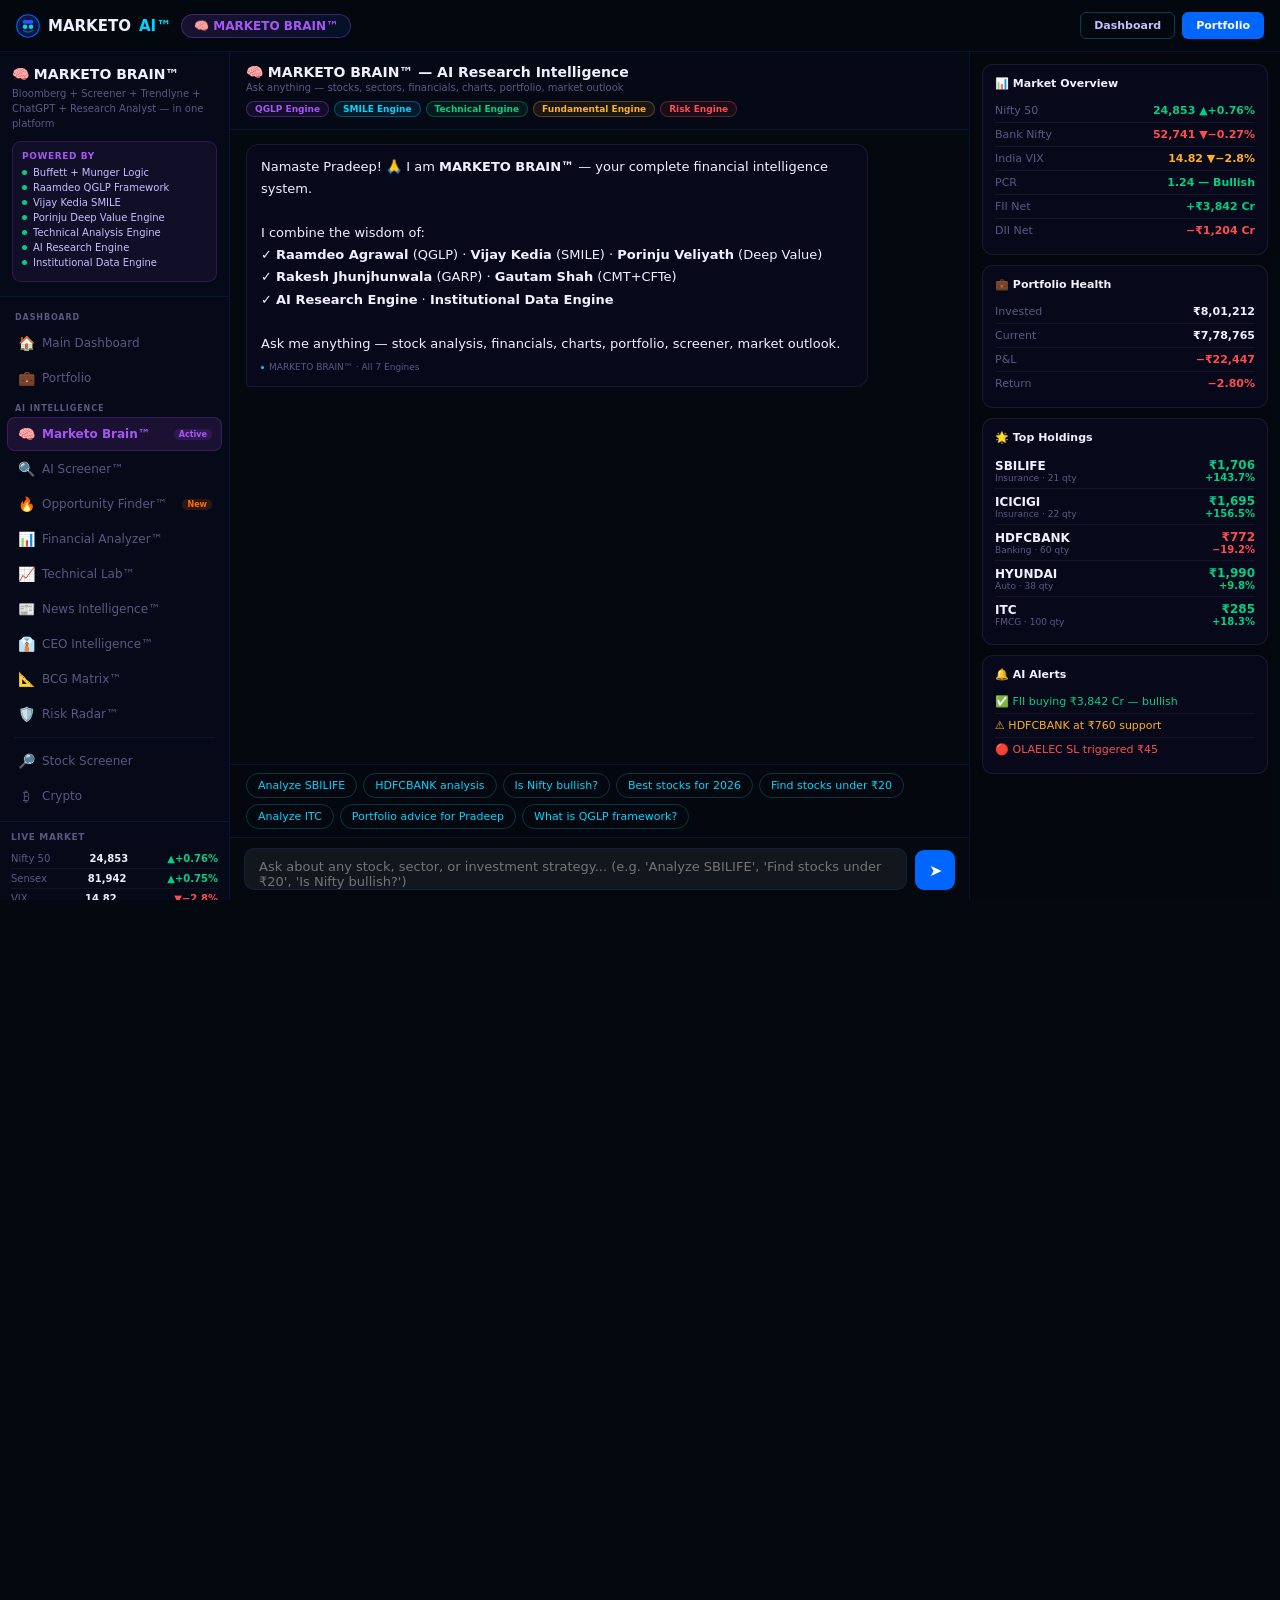
<file: brain.html>
<!DOCTYPE html>
<html lang="en">
<head>
<meta charset="UTF-8">
<meta name="viewport" content="width=device-width,initial-scale=1.0">
<title>MARKETO Brain™ — AI Research Platform</title>
<style>
*,*::before,*::after{box-sizing:border-box;margin:0;padding:0}
html,body{height:100%;overflow:hidden}
body{font-family:'Inter','Segoe UI',system-ui,sans-serif;background:#04080F;color:#F1F0FF;-webkit-font-smoothing:antialiased}
a{text-decoration:none;color:inherit}
:root{
  --bg:#04080F;--bg2:#060918;--card:rgba(11,9,32,.92);
  --blue:#0066FF;--cyan:#00D4FF;--purple:#A855F7;
  --ok:#00D084;--bad:#FF4D4F;--warn:#FFB020;--orange:#FF6B00;
  --text:#F1F0FF;--text2:#C4C0FF;--muted:#5A5880;
  --bdr:rgba(0,100,255,.14);--bdr2:rgba(0,212,255,.28);
  --fd:'Space Grotesk','Inter',system-ui;
}
::-webkit-scrollbar{width:3px;height:3px}
::-webkit-scrollbar-track{background:transparent}
::-webkit-scrollbar-thumb{background:rgba(0,150,255,.3);border-radius:2px}

/* ══ SHELL ══ */
.shell{display:grid;grid-template-rows:52px 1fr;height:100vh;overflow:hidden}

/* ══ TOPBAR ══ */
.topbar{display:flex;align-items:center;gap:10px;padding:0 16px;background:rgba(4,8,15,.98);border-bottom:1px solid var(--bdr);z-index:300}
.logo{display:flex;align-items:center;gap:8px;font-family:var(--fd);font-size:15px;font-weight:800;color:var(--text);flex-shrink:0;text-decoration:none}
.logo .ai{color:var(--cyan)}
.brain-pill{display:flex;align-items:center;gap:6px;padding:4px 12px;background:linear-gradient(135deg,rgba(168,85,247,.15),rgba(0,100,255,.1));border:1px solid rgba(168,85,247,.3);border-radius:20px;font-size:12px;font-weight:700;color:var(--purple)}
.btn{display:inline-flex;align-items:center;gap:5px;padding:6px 13px;border-radius:6px;font-size:11px;font-weight:600;cursor:pointer;border:1px solid transparent;transition:all .2s;font-family:inherit;white-space:nowrap;text-decoration:none}
.btn-blue{background:var(--blue);color:#fff}.btn-blue:hover{background:#0052CC}
.btn-ghost{background:transparent;color:var(--text2);border-color:var(--bdr2)}.btn-ghost:hover{background:rgba(0,100,255,.1);color:#fff}
.top-r{display:flex;align-items:center;gap:7px;margin-left:auto}

/* ══ BODY: sidebar | main ══ */
.body{display:grid;grid-template-columns:230px 1fr;height:100%;overflow:hidden}

/* ══ SIDEBAR ══ */
.sidebar{background:var(--bg2);border-right:1px solid var(--bdr);overflow-y:auto;display:flex;flex-direction:column}

/* Brain header in sidebar */
.brain-hd{padding:14px 12px;border-bottom:1px solid var(--bdr);flex-shrink:0}
.brain-hd-title{font-family:var(--fd);font-size:14px;font-weight:800;color:var(--text);margin-bottom:4px;display:flex;align-items:center;gap:6px}
.brain-hd-sub{font-size:10px;color:var(--muted);line-height:1.5}
.powered-by{margin-top:10px;padding:9px;background:rgba(168,85,247,.07);border:1px solid rgba(168,85,247,.18);border-radius:9px}
.pb-title{font-size:9px;font-weight:700;color:var(--purple);text-transform:uppercase;letter-spacing:.6px;margin-bottom:6px}
.pb-item{display:flex;align-items:center;gap:6px;font-size:10px;color:var(--text2);margin-bottom:4px}
.pb-dot{width:5px;height:5px;border-radius:50%;background:var(--ok);flex-shrink:0}

/* Nav section */
.snav{padding:8px 7px;display:flex;flex-direction:column;gap:1px}
.sg{font-size:8px;font-weight:700;color:var(--muted);text-transform:uppercase;letter-spacing:.9px;padding:8px 8px 3px}
.sl{display:flex;align-items:center;gap:7px;padding:8px 9px;border-radius:8px;font-size:12px;font-weight:500;color:var(--muted);cursor:pointer;transition:all .14s;text-decoration:none;border:1px solid transparent}
.sl:hover{background:rgba(0,100,255,.09);color:var(--text)}
.sl.on{background:rgba(168,85,247,.12);color:var(--purple);font-weight:600;border-color:rgba(168,85,247,.22)}
.sl-ic{font-size:14px;width:18px;text-align:center;flex-shrink:0}
.stag{margin-left:auto;font-size:8px;font-weight:700;padding:1px 5px;border-radius:5px;background:rgba(0,212,255,.15);color:var(--cyan)}
.stag-p{background:rgba(168,85,247,.15);color:var(--purple)}
.stag-o{background:rgba(255,107,0,.15);color:var(--orange)}
.sdiv{height:1px;background:var(--bdr);margin:5px 7px}

/* Live market mini panel */
.live-mini{padding:10px 11px;border-top:1px solid var(--bdr);flex-shrink:0;margin-top:auto}
.lm-title{font-size:9px;font-weight:700;color:var(--muted);text-transform:uppercase;letter-spacing:.6px;margin-bottom:7px}
.lm-row{display:flex;justify-content:space-between;align-items:center;padding:4px 0;border-bottom:1px solid rgba(255,255,255,.04);font-size:10px}
.lm-row:last-child{border-bottom:none}
.lm-n{color:var(--muted)}.lm-v{font-weight:700;color:var(--text)}.lm-c{font-weight:700;font-size:10px}

/* ══ MAIN ══ */
.main{display:flex;flex-direction:column;overflow:hidden}

/* ══ PAGES ══ */
.page{display:none;flex:1;overflow-y:auto}
.page.on{display:flex;flex-direction:column}

/* ════════════════════════
   MARKETO BRAIN (unified AI)
════════════════════════ */
.brain-layout{display:grid;grid-template-columns:1fr 310px;height:100%;overflow:hidden}

/* CHAT AREA */
.chat-area{display:flex;flex-direction:column;border-right:1px solid var(--bdr)}
.chat-hd{padding:12px 16px;border-bottom:1px solid var(--bdr);background:rgba(6,9,24,.9);flex-shrink:0}
.chat-hd-title{font-family:var(--fd);font-size:14px;font-weight:700;color:var(--text)}
.chat-hd-sub{font-size:10px;color:var(--muted);margin-top:2px}
.engines{display:flex;gap:5px;margin-top:8px;flex-wrap:wrap}
.eng-tag{padding:2px 8px;border-radius:10px;font-size:9px;font-weight:700;border:1px solid}
.chat-msgs{flex:1;overflow-y:auto;padding:14px 16px;display:flex;flex-direction:column;gap:12px}
.msg{max-width:88%;padding:11px 14px;border-radius:12px;font-size:13px;line-height:1.7}
.msg.bot{background:rgba(10,8,30,.88);border:1px solid rgba(255,255,255,.07);color:var(--text);align-self:flex-start;border-bottom-left-radius:3px}
.msg.user{background:linear-gradient(135deg,#0052CC,#0066FF);color:#fff;align-self:flex-end;border-bottom-right-radius:3px}
.msg-meta{font-size:9px;color:var(--muted);margin-top:5px;display:flex;align-items:center;gap:5px}
.msg-meta-dot{width:3px;height:3px;border-radius:50%;background:var(--cyan)}
.typing{display:flex;align-items:center;gap:5px;padding:10px 14px;background:rgba(10,8,30,.88);border:1px solid rgba(255,255,255,.07);border-radius:12px;border-bottom-left-radius:3px;align-self:flex-start;width:fit-content}
.t-dot{width:6px;height:6px;border-radius:50%;background:var(--cyan);animation:td 1.2s ease-in-out infinite}
.t-dot:nth-child(2){animation-delay:.2s}.t-dot:nth-child(3){animation-delay:.4s}
@keyframes td{0%,60%,100%{transform:translateY(0);opacity:.3}30%{transform:translateY(-5px);opacity:1}}
/* Suggested questions */
.sq-row{padding:8px 16px;border-top:1px solid var(--bdr);display:flex;gap:6px;flex-wrap:wrap;flex-shrink:0;background:rgba(4,8,15,.5)}
.sq{padding:5px 11px;border-radius:14px;font-size:11px;font-weight:500;color:var(--cyan);border:1px solid rgba(0,212,255,.22);cursor:pointer;transition:all .18s;background:transparent}
.sq:hover{background:rgba(0,212,255,.08);border-color:var(--bdr2)}
/* Input */
.chat-input-wrap{padding:10px 14px;border-top:1px solid var(--bdr);background:rgba(4,8,15,.8);display:flex;gap:8px;align-items:flex-end;flex-shrink:0}
.chat-inp{flex:1;background:rgba(255,255,255,.06);border:1px solid var(--bdr);border-radius:10px;padding:10px 14px;color:var(--text);font-size:13px;outline:none;resize:none;font-family:inherit;min-height:42px;max-height:110px;transition:border-color .2s}
.chat-inp:focus{border-color:var(--bdr2)}
.send-btn{width:40px;height:40px;border-radius:9px;background:var(--blue);border:none;color:#fff;font-size:16px;cursor:pointer;transition:all .2s;flex-shrink:0}
.send-btn:hover{background:#0052CC;transform:scale(1.05)}

/* RIGHT PANEL (live insights) */
.rpanel{overflow-y:auto;padding:12px;display:flex;flex-direction:column;gap:10px;background:rgba(4,8,15,.5)}
.rp-card{background:rgba(10,8,30,.88);border:1px solid rgba(255,255,255,.07);border-radius:11px;padding:12px}
.rp-title{font-size:11px;font-weight:700;color:var(--text);margin-bottom:9px;display:flex;align-items:center;gap:5px}
.mini-stat{display:flex;justify-content:space-between;align-items:center;padding:5px 0;border-bottom:1px solid rgba(255,255,255,.05);font-size:11px}
.mini-stat:last-child{border-bottom:none}
.ms-l{color:var(--muted)}.ms-v{font-weight:700}
.port-item{display:flex;justify-content:space-between;align-items:center;padding:5px 0;border-bottom:1px solid rgba(255,255,255,.05);font-size:11px}
.port-item:last-child{border-bottom:none}
.pi-n{font-weight:600;color:var(--text);font-size:12px}.pi-s{font-size:9px;color:var(--muted)}
.pi-r{text-align:right}.pi-v{font-weight:700;font-size:12px}.pi-c{font-size:10px;font-weight:600}

/* ════════════════════════
   FINANCIAL ANALYZER
════════════════════════ */
.fin-layout{display:grid;grid-template-columns:240px 1fr;height:100%;overflow:hidden}
.fin-left{border-right:1px solid var(--bdr);overflow-y:auto;padding:12px;background:var(--bg2)}
.fin-right{overflow-y:auto;padding:14px;display:flex;flex-direction:column;gap:12px}

.stock-search-box{display:flex;gap:6px;margin-bottom:12px}
.stock-inp{flex:1;background:rgba(255,255,255,.06);border:1px solid var(--bdr);border-radius:8px;padding:8px 10px;color:var(--text);font-size:12px;outline:none;font-family:inherit;transition:border-color .2s}
.stock-inp:focus{border-color:var(--bdr2)}
.search-btn{padding:8px 12px;border-radius:7px;background:var(--blue);color:#fff;border:none;cursor:pointer;font-size:11px;font-weight:700;font-family:inherit;transition:all .2s}
.search-btn:hover{background:#0052CC}

.fin-tabs{display:flex;gap:4px;flex-wrap:wrap;margin-bottom:10px}
.ftab{padding:5px 10px;border-radius:6px;font-size:11px;font-weight:600;cursor:pointer;transition:all .18s;color:var(--muted);border:1px solid transparent}
.ftab:hover{color:var(--text);background:rgba(255,255,255,.06)}
.ftab.on{background:rgba(0,100,255,.15);color:var(--cyan);border-color:rgba(0,212,255,.2)}
.fin-type{display:flex;gap:4px;margin-bottom:12px}
.ftype{padding:4px 10px;border-radius:15px;font-size:10px;font-weight:700;cursor:pointer;transition:all .15s;color:var(--muted);border:1px solid var(--bdr)}
.ftype.on{background:rgba(0,208,132,.12);color:var(--ok);border-color:rgba(0,208,132,.3)}

/* Stock list */
.stock-list-item{display:flex;align-items:center;justify-content:space-between;padding:8px 9px;border-radius:8px;background:rgba(255,255,255,.03);border:1px solid rgba(255,255,255,.05);margin-bottom:5px;cursor:pointer;transition:all .15s}
.stock-list-item:hover{border-color:var(--bdr);background:rgba(0,100,255,.08)}
.stock-list-item.on{border-color:rgba(0,212,255,.3);background:rgba(0,212,255,.07)}
.sli-n{font-size:12px;font-weight:700;color:var(--text)}.sli-s{font-size:9px;color:var(--muted)}
.sli-r{text-align:right}.sli-p{font-size:12px;font-weight:700;color:var(--text)}.sli-c{font-size:10px;font-weight:700}

/* Financial table */
.fin-table{width:100%;border-collapse:collapse;font-size:12px}
.fin-table th{font-size:9px;font-weight:700;color:var(--muted);text-transform:uppercase;letter-spacing:.5px;padding:8px 10px;text-align:right;border-bottom:1px solid var(--bdr)}
.fin-table th:first-child{text-align:left}
.fin-table td{padding:8px 10px;border-bottom:1px solid rgba(255,255,255,.04);text-align:right;color:var(--text2)}
.fin-table td:first-child{text-align:left;font-weight:600;color:var(--text)}
.fin-table tr:hover td{background:rgba(0,100,255,.05)}
.fin-g{color:var(--ok)!important;font-weight:700!important}.fin-b{color:var(--bad)!important;font-weight:700!important}

/* AI Analysis panel */
.ai-analysis{background:rgba(168,85,247,.06);border:1px solid rgba(168,85,247,.2);border-radius:11px;padding:13px}
.aa-title{font-size:12px;font-weight:700;color:var(--purple);margin-bottom:8px;display:flex;align-items:center;gap:6px}
.aa-row{display:flex;align-items:center;gap:8px;padding:6px 0;border-bottom:1px solid rgba(255,255,255,.05);font-size:11px}
.aa-row:last-child{border-bottom:none}
.aa-ic{font-size:13px;flex-shrink:0;width:20px;text-align:center}
.aa-label{color:var(--muted);width:110px;flex-shrink:0}
.aa-val{color:var(--text);font-weight:600;flex:1}
.aa-flag{font-size:9px;font-weight:700;padding:1px 6px;border-radius:5px}
.flag-g{background:rgba(0,208,132,.12);color:var(--ok)}.flag-r{background:rgba(255,77,79,.12);color:var(--bad)}.flag-w{background:rgba(255,176,32,.12);color:var(--warn)}

/* Chart area */
.chart-area{background:rgba(10,8,30,.88);border:1px solid rgba(255,255,255,.07);border-radius:11px;padding:14px}
.chart-title{font-size:12px;font-weight:700;color:var(--text);margin-bottom:10px;display:flex;align-items:center;justify-content:space-between}
.tf-row{display:flex;gap:4px;margin-bottom:10px}
.tf{padding:3px 8px;border-radius:5px;font-size:10px;font-weight:600;cursor:pointer;color:var(--muted);border:1px solid var(--bdr);transition:all .15s}
.tf:hover{color:var(--text)}.tf.on{background:rgba(0,100,255,.18);color:var(--cyan);border-color:rgba(0,212,255,.3)}
.chart-canvas{height:180px;position:relative;overflow:hidden;border-radius:8px;background:rgba(0,0,0,.3)}
.ind-row{display:flex;gap:5px;flex-wrap:wrap;margin-top:8px}
.ind-chip{padding:3px 8px;border-radius:10px;font-size:10px;font-weight:600;cursor:pointer;color:var(--muted);border:1px solid var(--bdr);transition:all .15s}
.ind-chip:hover{color:var(--text)}.ind-chip.on{background:rgba(0,100,255,.15);color:var(--cyan);border-color:rgba(0,212,255,.25)}
.chart-ai-comment{background:rgba(0,212,255,.05);border:1px solid rgba(0,212,255,.15);border-radius:8px;padding:9px 11px;margin-top:8px;font-size:11px;color:var(--text2);line-height:1.6}
.chart-ai-comment strong{color:var(--cyan)}

/* ════════════════════════
   AI SCREENER
════════════════════════ */
.screener-layout{display:grid;grid-template-columns:240px 1fr;height:100%;overflow:hidden}
.scr-left{border-right:1px solid var(--bdr);overflow-y:auto;padding:12px;background:var(--bg2)}
.scr-right{overflow-y:auto;padding:14px}
.filter-group{margin-bottom:14px}
.fg-title{font-size:10px;font-weight:700;color:var(--text);margin-bottom:7px;text-transform:uppercase;letter-spacing:.4px}
.filter-row{display:flex;gap:5px;align-items:center;margin-bottom:5px}
.filter-label{font-size:10px;color:var(--muted);width:76px;flex-shrink:0}
.filter-inp{flex:1;background:rgba(255,255,255,.06);border:1px solid var(--bdr);border-radius:6px;padding:5px 8px;color:var(--text);font-size:11px;outline:none;font-family:inherit;transition:border-color .2s;width:100%}
.filter-inp:focus{border-color:var(--bdr2)}
.filter-inp::placeholder{color:var(--muted)}
select.filter-inp{cursor:pointer}
.preset-section{margin-bottom:14px}
.preset-title{font-size:10px;font-weight:700;color:var(--cyan);margin-bottom:6px;text-transform:uppercase;letter-spacing:.4px}
.preset-btn{display:block;width:100%;padding:7px 10px;border-radius:7px;font-size:11px;font-weight:600;cursor:pointer;transition:all .18s;color:var(--text2);border:1px solid var(--bdr);background:rgba(255,255,255,.03);text-align:left;margin-bottom:4px;font-family:inherit}
.preset-btn:hover{border-color:var(--bdr2);color:var(--text);background:rgba(0,100,255,.09)}
.run-btn{width:100%;padding:9px;border-radius:8px;background:linear-gradient(135deg,#0066FF,#0044CC);color:#fff;border:none;cursor:pointer;font-size:12px;font-weight:700;font-family:inherit;transition:all .2s;margin-top:4px}
.run-btn:hover{transform:translateY(-1px);box-shadow:0 4px 16px rgba(0,80,200,.4)}

/* Screener results */
.scr-hd{display:flex;align-items:center;justify-content:space-between;margin-bottom:12px}
.scr-count{font-size:12px;color:var(--muted)}
.scr-tbl{width:100%;border-collapse:collapse}
.scr-tbl th{font-size:9px;font-weight:700;color:var(--muted);text-transform:uppercase;letter-spacing:.5px;padding:9px 10px;text-align:left;border-bottom:1px solid var(--bdr);white-space:nowrap;cursor:pointer}
.scr-tbl th:hover{color:var(--cyan)}
.scr-tbl td{padding:8px 10px;font-size:12px;border-bottom:1px solid rgba(255,255,255,.04);white-space:nowrap}
.scr-tbl tr:last-child td{border-bottom:none}
.scr-tbl tr:hover td{background:rgba(0,100,255,.05)}
.score-bar-mini{height:4px;border-radius:2px;background:rgba(255,255,255,.07);margin-top:3px;overflow:hidden;min-width:50px}
.sbm-fill{height:100%;border-radius:2px}
.scores-cell{display:flex;flex-direction:column;gap:2px}

/* ════════════════════════
   OPPORTUNITY FINDER
════════════════════════ */
.opp-layout{padding:16px;overflow-y:auto}
.opp-header{margin-bottom:16px}
.opp-scan-status{display:flex;align-items:center;gap:10px;padding:10px 14px;background:rgba(0,208,132,.06);border:1px solid rgba(0,208,132,.2);border-radius:10px;margin-bottom:14px}
.opp-scan-text{font-size:12px;color:var(--ok);font-weight:600}
.opp-scan-sub{font-size:10px;color:var(--muted)}
.opp-grid{display:grid;grid-template-columns:repeat(2,1fr);gap:12px;margin-bottom:14px}
.opp-card{background:rgba(10,8,30,.88);border:1px solid rgba(255,255,255,.07);border-radius:13px;padding:14px;transition:all .2s;cursor:pointer}
.opp-card:hover{border-color:rgba(255,255,255,.18);transform:translateY(-2px);box-shadow:0 8px 24px rgba(0,0,0,.4)}
.opp-cat{display:flex;align-items:center;gap:6px;margin-bottom:10px}
.opp-cat-ic{font-size:18px}
.opp-cat-name{font-size:10px;font-weight:800;text-transform:uppercase;letter-spacing:.6px}
.opp-stock{display:flex;align-items:center;justify-content:space-between;padding:7px 0;border-bottom:1px solid rgba(255,255,255,.06)}
.opp-stock:last-child{border-bottom:none}
.opp-sn{font-size:13px;font-weight:700;color:var(--text)}
.opp-ss{font-size:9px;color:var(--muted)}
.opp-reason{font-size:10px;color:rgba(255,255,255,.55);margin-top:1px}
.opp-score-wrap{text-align:right;flex-shrink:0}
.opp-score{font-size:16px;font-weight:800;font-family:var(--fd)}
.opp-score-l{font-size:8px;color:var(--muted)}
.scan-sources{display:grid;grid-template-columns:repeat(3,1fr);gap:8px}
.scan-source{background:rgba(10,8,30,.7);border:1px solid rgba(255,255,255,.07);border-radius:9px;padding:10px;text-align:center}
.scan-src-ic{font-size:18px;margin-bottom:4px}
.scan-src-n{font-size:10px;font-weight:700;color:var(--text)}
.scan-src-s{font-size:9px;color:var(--ok)}

/* ════════════════════════
   SIMPLE GC CARD
════════════════════════ */
.gc{background:rgba(10,8,30,.88);border:1px solid rgba(255,255,255,.07);border-radius:11px;padding:12px;transition:border-color .2s}
.gc:hover{border-color:rgba(0,180,255,.2)}
.gc-t{font-family:var(--fd);font-size:12px;font-weight:700;color:var(--text);margin-bottom:8px;display:flex;align-items:center;justify-content:space-between}
.chip{display:inline-block;padding:2px 7px;border-radius:6px;font-size:10px;font-weight:700}
.chip-g{background:rgba(0,208,132,.12);color:var(--ok)}.chip-b{background:rgba(255,77,79,.12);color:var(--bad)}.chip-c{background:rgba(0,212,255,.12);color:var(--cyan)}.chip-w{background:rgba(255,176,32,.12);color:var(--warn)}.chip-p{background:rgba(168,85,247,.12);color:var(--purple)}
.ldot{width:6px;height:6px;border-radius:50%;background:var(--ok);box-shadow:0 0 6px var(--ok);animation:lp 2s infinite;display:inline-block}
@keyframes lp{0%,100%{transform:scale(1)}50%{transform:scale(1.5)}}

/* ═ RESPONSIVE ═ */
@media(max-width:900px){
  .body{grid-template-columns:1fr}
  .sidebar{display:none}
  .brain-layout,.fin-layout,.screener-layout{grid-template-columns:1fr}
  .fin-left,.scr-left{display:none}
}

/* ══ CHARACTER ENGINE STYLES ══ */
.mk-char{display:flex;flex-direction:column;align-items:center;cursor:pointer;position:relative;z-index:10;filter:drop-shadow(0 0 30px rgba(0,100,255,.4));transition:filter .4s}
.mk-char:hover{filter:drop-shadow(0 0 44px rgba(0,180,255,.6))}
.mk-ants{display:flex;gap:56px;margin-bottom:-4px;position:relative;z-index:3}
.mk-ant{display:flex;flex-direction:column;align-items:center}
.mk-ant-b{width:11px;height:11px;border-radius:50%;background:linear-gradient(135deg,#60C0FF,#0066FF);box-shadow:0 0 8px rgba(0,180,255,.8);animation:antG 2s ease-in-out infinite;transition:background .6s,box-shadow .6s}
.mk-ant:last-child .mk-ant-b{animation-delay:-.7s}
.mk-pulse-up .mk-ant-b{background:linear-gradient(135deg,#6EE7B7,#00D084)!important;box-shadow:0 0 8px rgba(0,208,132,.85)!important}
.mk-pulse-down .mk-ant-b{background:linear-gradient(135deg,#FCA5A5,#FF4D4F)!important;box-shadow:0 0 8px rgba(255,77,79,.85)!important}
.mk-ant-p{width:5px;height:20px;background:linear-gradient(to bottom,#5BA0E0,#1A3A8A);border-radius:2px}
.mk-hp{position:relative;width:158px;height:30px;margin-bottom:-10px;z-index:3}
.mk-hp-band{position:absolute;left:8px;right:8px;top:0;height:20px;border:0 solid transparent;border-top:9px solid #0A2E8A;border-left:7px solid transparent;border-right:7px solid transparent;border-radius:50% 50% 0 0/100% 100% 0 0}
.mk-hp-band::after{content:'';position:absolute;left:4px;right:4px;top:-7px;height:12px;border:0 solid transparent;border-top:5px solid #1A5AFF;border-left:5px solid transparent;border-right:5px solid transparent;border-radius:50% 50% 0 0/100% 100% 0 0}
.mk-hp-cup{position:absolute;bottom:0;width:26px;height:30px;border-radius:7px;background:linear-gradient(135deg,#1A5AFF,#0A2480);box-shadow:inset -2px -2px 5px rgba(0,0,0,.4),0 0 8px rgba(0,100,255,.3)}
.mk-hp-cup::after{content:'';position:absolute;inset:4px;border-radius:4px;background:radial-gradient(circle at 40% 35%,rgba(100,180,255,.35),rgba(0,20,100,.5))}
.mk-hp-l{left:0}.mk-hp-r{right:0}
.mk-head{width:152px;height:142px;border-radius:50% 50% 44% 44%/52% 52% 48% 48%;background:radial-gradient(ellipse at 33% 26%,rgba(255,255,255,.88) 0%,rgba(255,255,255,0) 52%),linear-gradient(155deg,#FFFFFF 0%,#EEF4FF 32%,#C8DEFF 65%,#8ABAFF 100%);position:relative;z-index:4;box-shadow:inset -7px -7px 18px rgba(0,0,80,.12),inset 4px 4px 12px rgba(255,255,255,.65)}
.mk-head::before{content:'';position:absolute;left:10%;right:10%;bottom:0;height:38%;background:linear-gradient(to top,rgba(80,140,255,.2),transparent);border-radius:0 0 50% 50%}
.mk-face{position:absolute;left:50%;top:44%;transform:translate(-50%,-50%);width:106px;height:80px;border-radius:14px;background:#000B1E;border:2px solid rgba(0,150,255,.4);box-shadow:0 0 12px rgba(0,100,255,.3),inset 0 0 18px rgba(0,0,40,.8);overflow:hidden;display:flex;flex-direction:column;align-items:center;justify-content:center;gap:7px}
.mk-face::before{content:'';position:absolute;inset:0;background:repeating-linear-gradient(0deg,transparent,transparent 11px,rgba(0,80,200,.05) 11px,rgba(0,80,200,.05) 12px),repeating-linear-gradient(90deg,transparent,transparent 11px,rgba(0,80,200,.05) 11px,rgba(0,80,200,.05) 12px)}
.mk-face::after{content:'';position:absolute;left:0;right:0;height:1.5px;background:linear-gradient(90deg,transparent,rgba(0,180,255,.55),transparent);animation:scan 3.5s linear infinite}
.mk-eyes{display:flex;gap:18px;align-items:center;position:relative;z-index:2}
.mk-eye{width:26px;height:26px;border-radius:50%;background:radial-gradient(circle at 34% 30%,#80EEFF 0%,#00D4FF 50%,#007AA0 100%);box-shadow:0 0 10px rgba(0,212,255,.85),0 0 22px rgba(0,180,255,.4);position:relative;animation:eblink 4s ease-in-out infinite;transition:background .4s,box-shadow .4s}
.mk-eye:last-child{animation-delay:.28s}
.mk-eye::before{content:'';position:absolute;width:8px;height:8px;border-radius:50%;background:rgba(255,255,255,.88);top:3px;left:5px}
.mk-eye::after{content:'';position:absolute;width:4px;height:4px;border-radius:50%;background:rgba(0,80,140,.55);bottom:5px;right:4px}
.mk-mouth{position:relative;z-index:2;width:40px;height:11px;overflow:hidden}
.mk-mc{position:absolute;width:40px;height:22px;border-radius:50%;border:2.5px solid rgba(0,180,255,.6);top:-11px;transition:all .4s}
.mk-neck{width:28px;height:10px;background:linear-gradient(to bottom,#C8DEFF,#90B8EE);border-radius:0 0 4px 4px;margin-top:-3px;z-index:3;position:relative}
.mk-bwrap{display:flex;align-items:flex-start;position:relative;z-index:4;margin-top:-2px}
.mk-arm{width:24px;display:flex;flex-direction:column;align-items:center;padding-top:7px;transition:transform .4s}
.mk-arm-u{width:18px;height:30px;border-radius:9px;background:linear-gradient(155deg,#E8F2FF,#B0CDFF);box-shadow:inset -2px -2px 5px rgba(0,0,80,.14)}
.mk-arm-lo{width:16px;height:24px;border-radius:7px;background:linear-gradient(155deg,#D0E4FF,#9ABCEE);margin-top:-2px;box-shadow:inset -1px -1px 4px rgba(0,0,80,.1)}
.mk-hand{width:20px;height:20px;border-radius:50%;background:linear-gradient(135deg,#FFFFFF,#D0E4FF);margin-top:-2px;box-shadow:0 2px 5px rgba(0,0,80,.14)}
.mk-arm-l{transform-origin:top right}.mk-arm-r{transform-origin:top left}
.mk-torso{width:100px;background:linear-gradient(155deg,#1A5AFF 0%,#0A2E8A 58%,#051A5E 100%);border-radius:16px 16px 20px 20px;position:relative;box-shadow:inset -4px -4px 11px rgba(0,0,0,.35),inset 3px 3px 9px rgba(80,140,255,.28),0 4px 18px rgba(0,60,200,.4);overflow:hidden}
.mk-torso-t{height:48px}.mk-torso-b{height:38px;background:linear-gradient(155deg,#0A2E8A,#051A5E);border-top:1px solid rgba(0,180,255,.18)}
.mk-torso::after{content:'';position:absolute;top:0;left:6px;width:36px;height:55%;background:linear-gradient(180deg,rgba(255,255,255,.1),transparent);border-radius:0 0 50% 50%}
.mk-chest{position:absolute;top:12px;left:50%;transform:translateX(-50%);width:34px;height:34px;border-radius:50%;background:radial-gradient(circle,rgba(0,80,200,.4),rgba(0,20,80,.7));border:2px solid rgba(0,180,255,.5);display:flex;align-items:center;justify-content:center;box-shadow:0 0 14px rgba(0,180,255,.5);animation:chestP 2.2s ease-in-out infinite}
.mk-chest-i{width:24px;height:24px;border-radius:50%;background:radial-gradient(circle,#00D4FF,#0066FF);display:flex;align-items:center;justify-content:center;font-size:11px;font-weight:900;color:#fff;font-family:system-ui}
.mk-belt{position:absolute;top:46px;left:0;right:0;height:4px;background:linear-gradient(90deg,#040E40,#1A5AFF,#040E40)}
.mk-buckle{position:absolute;left:50%;top:50%;transform:translate(-50%,-50%);width:12px;height:7px;background:radial-gradient(circle,#00D4FF,#0066FF);border-radius:2px}
.mk-legs{display:flex;gap:12px;justify-content:center;position:relative;z-index:4;margin-top:-2px}
.mk-leg{display:flex;flex-direction:column;align-items:center}
.mk-hoverring{
.mk-thigh{width:28px;height:26px;border-radius:4px 4px 0 0;background:linear-gradient(155deg,#1248CC,#0A2480);box-shadow:inset -2px 0 5px rgba(0,0,0,.25)}
.mk-shin{width:24px;height:24px;border-radius:0 0 4px 4px;background:linear-gradient(155deg,#1A5AFF,#0A2E8A);margin-top:-1px;box-shadow:inset -2px 0 5px rgba(0,0,0,.2)}
.mk-foot{width:32px;height:11px;border-radius:4px 4px 5px 5px;background:linear-gradient(135deg,#E8F2FF,#B0CDFF);margin-top:-1px;box-shadow:0 3px 7px rgba(0,0,80,.22)}
.mk-idle .mk-char{animation:mkFloat 3.6s ease-in-out infinite}
.mk-idle .mk-arm-l{animation:mkWave 2s ease-in-out infinite 2s}
.mk-think .mk-char{animation:mkTilt .95s ease-in-out infinite}
.mk-think .mk-arm-r{animation:mkThinkArm 1.8s ease-in-out infinite}
.mk-analyze .mk-char{animation:mkBreathe 2.2s ease-in-out infinite}
.mk-analyze .mk-arm-r{animation:mkPoint 2.5s ease-in-out infinite}
.mk-speak .mk-char{animation:mkBob 1.2s ease-in-out infinite}
.mk-speak .mk-arm-l{animation:mkGestL 1.8s ease-in-out infinite}
.mk-speak .mk-arm-r{animation:mkGestR 1.8s ease-in-out infinite .3s}
.mk-success .mk-char{animation:mkJump .7s ease-in-out 4}
.mk-success .mk-arm-l{animation:mkVicL .7s ease-in-out 4}
.mk-success .mk-arm-r{animation:mkVicR .7s ease-in-out 4}
.mk-alert .mk-char{animation:mkShake .28s ease-in-out infinite}
.mk-love .mk-char{animation:mkFloat 3s ease-in-out infinite}
.mk-celebrate .mk-char{animation:mkCelebrate 1.6s ease-in-out 2}
.mk-celebrate .mk-arm-l{animation:mkVicL 1.6s ease-in-out 2}
.mk-celebrate .mk-arm-r{animation:mkVicR 1.6s ease-in-out 2 .1s}
.mk-angry .mk-char{animation:mkAngry .22s ease-in-out infinite}
.mk-sleep .mk-char{animation:mkSleep 6s ease-in-out infinite}
.eyes-happy .mk-eye{background:radial-gradient(circle at 34% 30%,#A7F3D0,#10B981,#065F46)!important;box-shadow:0 0 10px rgba(16,185,129,.9),0 0 22px rgba(16,185,129,.4)!important}
.eyes-think .mk-eye{background:radial-gradient(circle at 34% 30%,#FEF08A,#F59E0B,#92400E)!important;box-shadow:0 0 10px rgba(245,158,11,.9),0 0 22px rgba(245,158,11,.4)!important}
.eyes-bad  .mk-eye{background:radial-gradient(circle at 34% 30%,#FECACA,#EF4444,#991B1B)!important;box-shadow:0 0 10px rgba(239,68,68,.9),0 0 22px rgba(239,68,68,.4)!important}
.eyes-love .mk-eye{background:radial-gradient(circle at 34% 30%,#FCA5A5,#EC4899,#9D174D)!important;box-shadow:0 0 10px rgba(236,72,153,.9),0 0 22px rgba(236,72,153,.4)!important}
.eyes-sleep .mk-eye{height:5px!important;margin-top:10px!important;background:rgba(0,40,100,.5)!important;box-shadow:none!important;animation:none!important}
.eyes-sleep .mk-eye::before,.eyes-sleep .mk-eye::after{display:none!important}
.mouth-happy .mk-mc{top:-9px;border-color:rgba(16,185,129,.75)!important}
.mouth-sad   .mk-mc{top:4px;transform:rotate(180deg);border-color:rgba(239,68,68,.7)!important}
.mouth-flat  .mk-mc{display:none}
.mouth-flat .mk-mouth::after{content:'';position:absolute;left:3px;right:3px;top:4px;height:2px;background:rgba(0,150,255,.5);border-radius:2px}

/* ── KEYFRAMES ── */
@keyframes antG{0%,100%{box-shadow:0 0 8px rgba(0,180,255,.8)}50%{box-shadow:0 0 18px rgba(0,212,255,1)}}
@keyframes scan{0%{top:0;opacity:0}10%{opacity:.7}90%{opacity:.7}100%{top:100%;opacity:0}}
@keyframes eblink{0%,82%,100%{transform:scaleY(1)}88%{transform:scaleY(.06)}}
@keyframes chestP{0%,100%{box-shadow:0 0 14px rgba(0,180,255,.5)}50%{box-shadow:0 0 26px rgba(0,212,255,.9)}}
@keyframes mkFloat   {0%,100%{transform:translateY(0)}50%{transform:translateY(-18px)}}
@keyframes mkTilt    {0%,100%{transform:rotate(-8deg)}50%{transform:rotate(8deg) translateY(-7px)}}
@keyframes mkBreathe {0%,100%{transform:translateY(0) scale(1)}50%{transform:translateY(-12px) scale(1.03)}}
@keyframes mkBob     {0%,100%{transform:translateY(0)}50%{transform:translateY(-9px)}}
@keyframes mkJump    {0%,100%{transform:translateY(0) scale(1)}38%{transform:translateY(-34px) scale(1.08)}68%{transform:translateY(-11px) scale(.97)}}
@keyframes mkShake   {0%,100%{transform:translateX(0)}25%{transform:translateX(-9px)}75%{transform:translateX(9px)}}
@keyframes mkCelebrate{0%{transform:translateY(0) rotate(0)}25%{transform:translateY(-28px) rotate(-13deg)}50%{transform:translateY(-32px) rotate(0)}75%{transform:translateY(-28px) rotate(13deg)}100%{transform:translateY(0) rotate(0)}}
@keyframes mkAngry   {0%,100%{transform:translateX(0) scale(1)}25%{transform:translateX(-8px) scale(1.02)}75%{transform:translateX(8px) scale(1.02)}}
@keyframes mkSleep   {0%,100%{transform:translateY(0) rotate(-2deg)}50%{transform:translateY(-8px) rotate(2deg)}}
@keyframes mkWave    {0%,100%,50%{transform:rotate(0)}15%{transform:rotate(-40deg)}30%{transform:rotate(-22deg)}45%{transform:rotate(-40deg)}}
@keyframes mkThinkArm{0%,100%{transform:rotate(0) translateY(0)}50%{transform:rotate(-15deg) translateY(-4px)}}
@keyframes mkPoint   {0%,100%{transform:rotate(0)}50%{transform:rotate(-28deg) translateY(-5px)}}
@keyframes mkGestL   {0%,100%{transform:rotate(0)}50%{transform:rotate(-18deg)}}
@keyframes mkGestR   {0%,100%{transform:rotate(0)}50%{transform:rotate(17deg)}}
@keyframes mkVicL    {0%,100%{transform:rotate(0)}40%{transform:rotate(-52deg)}}
@keyframes mkVicR    {0%,100%{transform:rotate(0)}40%{transform:rotate(52deg)}}

/* ── FLIGHT MODE (Superman pose + forward launch + blue trail) ── */
.mk-flight .mk-char{animation:mkFlightLaunch 1.8s ease-in forwards}
.mk-flight .mk-arm-l{animation:mkFlightArm 1.8s ease-in forwards}
.mk-flight .mk-arm-r{animation:mkFlightArm 1.8s ease-in forwards}
.mk-flight .mk-legs{animation:mkFlightLegs 1.8s ease-in forwards}
.mk-flight .mk-hoverring{opacity:0}
.mk-flight-trail{
  position:absolute;left:50%;top:50%;width:6px;height:60px;
  background:linear-gradient(to top,rgba(0,212,255,0),rgba(0,212,255,.85));
  border-radius:50%;transform:translate(-50%,0) scaleY(0);transform-origin:top center;
  opacity:0;pointer-events:none;z-index:1;
  animation:mkTrailGrow 1.8s ease-in forwards;
}
.mk-flight .mk-flight-trail{opacity:1}
@keyframes mkFlightLaunch{
  0%{transform:translateY(0) rotate(0) scale(1)}
  30%{transform:translateY(-10px) rotate(-4deg) scale(1.02)}
  100%{transform:translateY(-340px) rotate(-3deg) scale(.4)}
}
@keyframes mkFlightArm{0%{transform:rotate(0)}100%{transform:rotate(-78deg)}}
@keyframes mkFlightLegs{0%{transform:scaleY(1)}100%{transform:scaleY(.7) translateY(6px)}}
@keyframes mkTrailGrow{0%{transform:translate(-50%,0) scaleY(0);opacity:0}20%{opacity:1}100%{transform:translate(-50%,0) scaleY(6);opacity:0}}

/* ── THINKING HOLOGRAM PARTICLES ── */
.mk-think-holo,.mk-analyze .mk-think-holo{
  position:absolute;inset:-30px;pointer-events:none;opacity:0;transition:opacity .3s;z-index:2;
}
.mk-think .mk-think-holo,.mk-analyze .mk-think-holo{opacity:1}
.mk-holo-dot{
  position:absolute;width:5px;height:5px;border-radius:50%;
  background:radial-gradient(circle,#00D4FF,rgba(0,150,255,.2));
  box-shadow:0 0 8px rgba(0,212,255,.8);
  animation:holoOrbit 3s linear infinite;
}
.mk-holo-dot:nth-child(1){top:10%;left:50%;animation-delay:0s}
.mk-holo-dot:nth-child(2){top:50%;left:90%;animation-delay:-1s}
.mk-holo-dot:nth-child(3){top:85%;left:30%;animation-delay:-2s}
@keyframes holoOrbit{
  0%{transform:rotate(0deg) translateX(40px) rotate(0deg);opacity:.3}
  50%{opacity:1}
  100%{transform:rotate(360deg) translateX(40px) rotate(-360deg);opacity:.3}
}

/* ── ENGINE WRAPPER (self-contained — no dependency on page-level styles) ── */
.mk-state-root{display:inline-flex;flex-direction:column;align-items:center;position:relative}
.mk-speech-wrap{position:absolute;top:-10px;right:-10px;transform:translateX(60%);z-index:30;animation:mkSpeechBob 3.2s ease-in-out infinite}
.mk-speech{background:rgba(12,10,40,.96);border:1px solid rgba(0,212,255,.3);border-radius:12px 12px 12px 0;padding:9px 14px;font-size:12px;font-weight:600;color:#66E0FF;white-space:nowrap;max-width:220px;box-shadow:0 8px 24px rgba(0,0,0,.4);transition:opacity .3s}
@keyframes mkSpeechBob{0%,100%{transform:translateX(60%) translateY(0)}50%{transform:translateX(60%) translateY(-6px)}}
/* ── MARKETO FLOATING PRESENCE (consistent across platform) ── */
.mk-platform-float{position:fixed;bottom:16px;right:16px;z-index:600;cursor:pointer}
.mk-platform-bubble{
  position:absolute;bottom:calc(100% + 10px);right:0;background:#0A0824;
  border:1.5px solid rgba(0,212,255,.3);border-radius:10px 10px 0 10px;
  padding:8px 12px;font-size:11px;color:#66E0FF;font-weight:500;max-width:200px;
  text-align:right;line-height:1.5;display:none;white-space:normal;box-shadow:0 8px 24px rgba(0,0,0,.4);
}
.mk-platform-bubble.show{display:block}

</style>
</head>
<body>
<div class="shell">

<!-- TOPBAR -->
<header class="topbar">
  <a href="index.html" class="logo">
    <svg viewBox="0 0 32 32" width="24" height="24" xmlns="http://www.w3.org/2000/svg">
      <circle cx="16" cy="16" r="15" fill="#0A1842" stroke="#0066FF" stroke-width="1.5"/>
      <rect x="7" y="10" width="18" height="14" rx="4.5" fill="#001433"/>
      <circle cx="12" cy="17" r="3" fill="#00D4FF"/><circle cx="20" cy="17" r="3" fill="#00D4FF"/>
      <path d="M10 22 Q16 26 22 22" fill="none" stroke="rgba(0,180,255,.6)" stroke-width="1.5" stroke-linecap="round"/>
      <rect x="9" y="8" width="14" height="5" rx="2" fill="#1A5AFF"/>
    </svg>
    MARKETO <span class="ai">AI™</span>
  </a>
  <div class="brain-pill">🧠 MARKETO BRAIN™</div>
  <div class="top-r">
    <a href="dashboard.html" class="btn btn-ghost">Dashboard</a>
    <a href="portfolio.html" class="btn btn-blue">Portfolio</a>
  </div>
</header>

<div class="body">

<!-- ══ SIDEBAR ══ -->
<nav class="sidebar">
  <!-- MARKETO BRAIN header -->
  <div class="brain-hd">
    <div class="brain-hd-title">🧠 MARKETO BRAIN™</div>
    <div class="brain-hd-sub">Bloomberg + Screener + Trendlyne + ChatGPT + Research Analyst — in one platform</div>
    <div class="powered-by">
      <div class="pb-title">Powered By</div>
      <div class="pb-item"><div class="pb-dot"></div>Buffett + Munger Logic</div>
      <div class="pb-item"><div class="pb-dot"></div>Raamdeo QGLP Framework</div>
      <div class="pb-item"><div class="pb-dot"></div>Vijay Kedia SMILE</div>
      <div class="pb-item"><div class="pb-dot"></div>Porinju Deep Value Engine</div>
      <div class="pb-item"><div class="pb-dot"></div>Technical Analysis Engine</div>
      <div class="pb-item"><div class="pb-dot"></div>AI Research Engine</div>
      <div class="pb-item"><div class="pb-dot"></div>Institutional Data Engine</div>
    </div>
  </div>

  <div class="snav">
    <div class="sg">Dashboard</div>
    <a class="sl" href="dashboard.html"><span class="sl-ic">🏠</span>Main Dashboard</a>
    <a class="sl" href="portfolio.html"><span class="sl-ic">💼</span>Portfolio</a>

    <div class="sg">AI Intelligence</div>
    <a class="sl on" onclick="goPage('brain',this)"><span class="sl-ic">🧠</span>Marketo Brain™<span class="stag-p stag">Active</span></a>
    <a class="sl" onclick="goPage('screener',this)"><span class="sl-ic">🔍</span>AI Screener™</a>
    <a class="sl" onclick="goPage('opportunity',this)"><span class="sl-ic">🔥</span>Opportunity Finder™<span class="stag-o stag">New</span></a>
    <a class="sl" onclick="goPage('financial',this)"><span class="sl-ic">📊</span>Financial Analyzer™</a>
    <a class="sl" onclick="goPage('technical_lab',this)"><span class="sl-ic">📈</span>Technical Lab™</a>
    <a class="sl" onclick="goPage('news_intel',this)"><span class="sl-ic">📰</span>News Intelligence™</a>
    <a class="sl" onclick="goPage('ceo_intel',this)"><span class="sl-ic">👔</span>CEO Intelligence™</a>
    <a class="sl" onclick="goPage('bcg',this)"><span class="sl-ic">📐</span>BCG Matrix™</a>
    <a class="sl" onclick="goPage('risk',this)"><span class="sl-ic">🛡️</span>Risk Radar™</a>
    <div class="sdiv"></div>
    <a class="sl" href="screener.html"><span class="sl-ic">🔎</span>Stock Screener</a>
    <a class="sl" href="crypto.html"><span class="sl-ic">₿</span>Crypto</a>
  </div>

  <!-- Live mini panel -->
  <div class="live-mini">
    <div class="lm-title">Live Market</div>
    <div class="lm-row"><span class="lm-n">Nifty 50</span><span class="lm-v">24,853</span><span class="lm-c" style="color:var(--ok)">▲+0.76%</span></div>
    <div class="lm-row"><span class="lm-n">Sensex</span><span class="lm-v">81,942</span><span class="lm-c" style="color:var(--ok)">▲+0.75%</span></div>
    <div class="lm-row"><span class="lm-n">VIX</span><span class="lm-v">14.82</span><span class="lm-c" style="color:var(--bad)">▼−2.8%</span></div>
    <div class="lm-row"><span class="lm-n">PCR</span><span class="lm-v">1.24</span><span class="lm-c" style="color:var(--ok)">Bullish</span></div>
    <div class="lm-row"><span class="lm-n">FII</span><span class="lm-v">+₹3,842Cr</span><span class="lm-c" style="color:var(--ok)">Buy</span></div>
  </div>
</nav>

<!-- ══ MAIN ══ -->
<div class="main" id="mainArea">

<!-- ════ PAGE: MARKETO BRAIN (unified AI) ════ -->
<div class="page on" id="pg-brain">
  <div class="brain-layout">
    <!-- CHAT -->
    <div class="chat-area">
      <div class="chat-hd">
        <div class="chat-hd-title">🧠 MARKETO BRAIN™ — AI Research Intelligence</div>
        <div class="chat-hd-sub">Ask anything — stocks, sectors, financials, charts, portfolio, market outlook</div>
        <div class="engines">
          <span class="eng-tag" style="color:var(--purple);border-color:rgba(168,85,247,.3);background:rgba(168,85,247,.08)">QGLP Engine</span>
          <span class="eng-tag" style="color:var(--cyan);border-color:rgba(0,212,255,.3);background:rgba(0,212,255,.08)">SMILE Engine</span>
          <span class="eng-tag" style="color:var(--ok);border-color:rgba(0,208,132,.3);background:rgba(0,208,132,.08)">Technical Engine</span>
          <span class="eng-tag" style="color:var(--warn);border-color:rgba(255,176,32,.3);background:rgba(255,176,32,.08)">Fundamental Engine</span>
          <span class="eng-tag" style="color:var(--bad);border-color:rgba(255,77,79,.3);background:rgba(255,77,79,.08)">Risk Engine</span>
        </div>
      </div>
      <div class="chat-msgs" id="chatMsgs"></div>
      <div class="sq-row" id="sqRow"></div>
      <div class="chat-input-wrap">
        <textarea class="chat-inp" id="chatInp" name="marketo_brain_chat_field" placeholder="Ask about any stock, sector, or investment strategy... (e.g. 'Analyze SBILIFE', 'Find stocks under ₹20', 'Is Nifty bullish?')" rows="1" autocomplete="off" autocorrect="off" autocapitalize="off" spellcheck="false" data-lpignore="true" data-form-type="other"
          onkeydown="if(event.key==='Enter'&&!event.shiftKey){event.preventDefault();sendMsg()}"></textarea>
        <button class="send-btn" onclick="sendMsg()">➤</button>
      </div>
    </div>

    <!-- RIGHT PANEL -->
    <div class="rpanel">
      <!-- Market Overview -->
      <div class="rp-card">
        <div class="rp-title">📊 Market Overview</div>
        <div class="mini-stat"><span class="ms-l">Nifty 50</span><span class="ms-v" style="color:var(--ok)">24,853 ▲+0.76%</span></div>
        <div class="mini-stat"><span class="ms-l">Bank Nifty</span><span class="ms-v" style="color:var(--bad)">52,741 ▼−0.27%</span></div>
        <div class="mini-stat"><span class="ms-l">India VIX</span><span class="ms-v" style="color:var(--warn)">14.82 ▼−2.8%</span></div>
        <div class="mini-stat"><span class="ms-l">PCR</span><span class="ms-v" style="color:var(--ok)">1.24 — Bullish</span></div>
        <div class="mini-stat"><span class="ms-l">FII Net</span><span class="ms-v" style="color:var(--ok)">+₹3,842 Cr</span></div>
        <div class="mini-stat"><span class="ms-l">DII Net</span><span class="ms-v" style="color:var(--bad)">−₹1,204 Cr</span></div>
      </div>
      <!-- Portfolio health -->
      <div class="rp-card">
        <div class="rp-title">💼 Portfolio Health</div>
        <div class="mini-stat"><span class="ms-l">Invested</span><span class="ms-v">₹8,01,212</span></div>
        <div class="mini-stat"><span class="ms-l">Current</span><span class="ms-v">₹7,78,765</span></div>
        <div class="mini-stat"><span class="ms-l">P&L</span><span class="ms-v" style="color:var(--bad)">−₹22,447</span></div>
        <div class="mini-stat"><span class="ms-l">Return</span><span class="ms-v" style="color:var(--bad)">−2.80%</span></div>
      </div>
      <!-- Top holdings -->
      <div class="rp-card">
        <div class="rp-title">🌟 Top Holdings</div>
        <div class="port-item"><div><div class="pi-n">SBILIFE</div><div class="pi-s">Insurance · 21 qty</div></div><div class="pi-r"><div class="pi-v" style="color:var(--ok)">₹1,706</div><div class="pi-c" style="color:var(--ok)">+143.7%</div></div></div>
        <div class="port-item"><div><div class="pi-n">ICICIGI</div><div class="pi-s">Insurance · 22 qty</div></div><div class="pi-r"><div class="pi-v" style="color:var(--ok)">₹1,695</div><div class="pi-c" style="color:var(--ok)">+156.5%</div></div></div>
        <div class="port-item"><div><div class="pi-n">HDFCBANK</div><div class="pi-s">Banking · 60 qty</div></div><div class="pi-r"><div class="pi-v" style="color:var(--bad)">₹772</div><div class="pi-c" style="color:var(--bad)">−19.2%</div></div></div>
        <div class="port-item"><div><div class="pi-n">HYUNDAI</div><div class="pi-s">Auto · 38 qty</div></div><div class="pi-r"><div class="pi-v" style="color:var(--ok)">₹1,990</div><div class="pi-c" style="color:var(--ok)">+9.8%</div></div></div>
        <div class="port-item"><div><div class="pi-n">ITC</div><div class="pi-s">FMCG · 100 qty</div></div><div class="pi-r"><div class="pi-v" style="color:var(--ok)">₹285</div><div class="pi-c" style="color:var(--ok)">+18.3%</div></div></div>
      </div>
      <!-- AI alerts -->
      <div class="rp-card">
        <div class="rp-title">🔔 AI Alerts</div>
        <div class="mini-stat" style="flex-direction:column;align-items:flex-start;gap:2px"><span class="ms-l" style="width:100%;color:var(--ok)">✅ FII buying ₹3,842 Cr — bullish</span></div>
        <div class="mini-stat" style="flex-direction:column;align-items:flex-start;gap:2px"><span class="ms-l" style="width:100%;color:var(--warn)">⚠️ HDFCBANK at ₹760 support</span></div>
        <div class="mini-stat" style="flex-direction:column;align-items:flex-start;gap:2px"><span class="ms-l" style="width:100%;color:var(--bad)">🔴 OLAELEC SL triggered ₹45</span></div>
      </div>
    </div>
  </div>
</div>

<!-- ════ PAGE: FINANCIAL ANALYZER ════ -->
<div class="page" id="pg-financial">
  <div class="fin-layout">
    <div class="fin-left">
      <div style="font-family:var(--fd);font-size:13px;font-weight:700;color:var(--text);margin-bottom:10px">📊 Financial Analyzer™</div>
      <div class="stock-search-box">
        <input class="stock-inp" id="finStockInp" name="marketo_fin_stock_field" placeholder="Enter stock..." value="SBILIFE" autocomplete="off" autocorrect="off" autocapitalize="off" spellcheck="false" data-lpignore="true" data-form-type="other" onkeydown="if(event.key==='Enter')analyzeStock()">
        <button class="search-btn" onclick="analyzeStock()">Go</button>
      </div>
      <div style="font-size:9px;font-weight:700;color:var(--muted);text-transform:uppercase;letter-spacing:.5px;margin-bottom:6px">Quick Select</div>
      <div id="quickStocks"></div>
    </div>
    <div class="fin-right" id="finRight">
      <!-- Loaded by JS -->
    </div>
  </div>
</div>

<!-- ════ PAGE: TECHNICAL LAB ════ -->
<div class="page" id="pg-technical_lab">
  <div class="fin-layout">
    <div class="fin-left">
      <div style="font-family:var(--fd);font-size:13px;font-weight:700;color:var(--text);margin-bottom:10px">📈 Technical Lab™</div>
      <div class="stock-search-box">
        <input class="stock-inp" id="techStockInp" name="marketo_tech_stock_field" placeholder="Stock symbol..." value="NIFTY" autocomplete="off" autocorrect="off" autocapitalize="off" spellcheck="false" data-lpignore="true" data-form-type="other" onkeydown="if(event.key==='Enter')analyzeTech()">
        <button class="search-btn" onclick="analyzeTech()">Analyze</button>
      </div>
      <div style="font-size:9px;font-weight:700;color:var(--muted);text-transform:uppercase;letter-spacing:.5px;margin:8px 0 5px">Indicators</div>
      <div id="indList"></div>
    </div>
    <div class="fin-right" id="techRight"></div>
  </div>
</div>

<!-- ════ PAGE: AI SCREENER ════ -->
<div class="page" id="pg-screener">
  <div class="screener-layout">
    <div class="scr-left">
      <div style="font-family:var(--fd);font-size:13px;font-weight:700;color:var(--text);margin-bottom:12px">🔍 AI Screener™</div>

      <div class="preset-section">
        <div class="preset-title">⚡ AI Presets</div>
        <button class="preset-btn" onclick="runPreset('under20')">📉 Stocks under ₹20</button>
        <button class="preset-btn" onclick="runPreset('qglp')">🧠 QGLP Quality Stocks</button>
        <button class="preset-btn" onclick="runPreset('smile')">😊 SMILE Mid-Caps</button>
        <button class="preset-btn" onclick="runPreset('deepvalue')">💎 Deep Value Picks</button>
        <button class="preset-btn" onclick="runPreset('momentum')">🚀 High Momentum</button>
        <button class="preset-btn" onclick="runPreset('dividend')">💰 High Dividend</button>
        <button class="preset-btn" onclick="runPreset('turnaround')">🔄 Turnaround Plays</button>
      </div>

      <div class="filter-group">
        <div class="fg-title">Price & Cap</div>
        <div class="filter-row"><span class="filter-label">Min Price ₹</span><input class="filter-inp" id="f_minP" placeholder="e.g. 0"></div>
        <div class="filter-row"><span class="filter-label">Max Price ₹</span><input class="filter-inp" id="f_maxP" placeholder="e.g. 500"></div>
        <div class="filter-row"><span class="filter-label">Market Cap</span>
          <select class="filter-inp" id="f_mcap">
            <option value="">All</option><option>Large Cap</option><option>Mid Cap</option><option>Small Cap</option>
          </select>
        </div>
      </div>
      <div class="filter-group">
        <div class="fg-title">Fundamentals</div>
        <div class="filter-row"><span class="filter-label">Max PE</span><input class="filter-inp" id="f_pe" placeholder="e.g. 40"></div>
        <div class="filter-row"><span class="filter-label">Min ROE%</span><input class="filter-inp" id="f_roe" placeholder="e.g. 15"></div>
        <div class="filter-row"><span class="filter-label">Min ROCE%</span><input class="filter-inp" id="f_roce" placeholder="e.g. 15"></div>
        <div class="filter-row"><span class="filter-label">Max Debt/Eq</span><input class="filter-inp" id="f_debt" placeholder="e.g. 1"></div>
        <div class="filter-row"><span class="filter-label">Sector</span>
          <select class="filter-inp" id="f_sector">
            <option value="">All Sectors</option>
            <option>Banking</option><option>Insurance</option><option>IT</option><option>FMCG</option>
            <option>Auto</option><option>Pharma</option><option>Metals</option><option>Energy</option>
            <option>Infra</option><option>Realty</option><option>EV</option><option>Defence</option>
          </select>
        </div>
      </div>
      <div class="filter-group">
        <div class="fg-title">Growth & Holding</div>
        <div class="filter-row"><span class="filter-label">Min Rev Gr%</span><input class="filter-inp" id="f_revgr" placeholder="e.g. 15"></div>
        <div class="filter-row"><span class="filter-label">Min Profit%</span><input class="filter-inp" id="f_pftgr" placeholder="e.g. 20"></div>
        <div class="filter-row"><span class="filter-label">Promoter%</span><input class="filter-inp" id="f_promo" placeholder="Min % e.g. 50"></div>
        <div class="filter-row"><span class="filter-label">Div Yield%</span><input class="filter-inp" id="f_div" placeholder="Min % e.g. 1"></div>
      </div>
      <div class="filter-group">
        <div class="fg-title">Technical</div>
        <div class="filter-row"><span class="filter-label">Min Score</span><input class="filter-inp" id="f_score" placeholder="e.g. 70"></div>
        <div class="filter-row"><span class="filter-label">Max RSI</span><input class="filter-inp" id="f_rsi" placeholder="e.g. 70"></div>
      </div>
      <button class="run-btn" onclick="runScreener()">🔍 Run Screener</button>
      <button class="preset-btn" style="margin-top:6px;text-align:center;color:var(--bad)" onclick="clearFilters()">✕ Clear All</button>
    </div>

    <div class="scr-right">
      <div class="scr-hd">
        <div style="font-family:var(--fd);font-size:14px;font-weight:700;color:var(--text)">Screening Results</div>
        <div class="scr-count" id="scrCount">Run a screen to see results</div>
      </div>
      <div id="scrResults"></div>
    </div>
  </div>
</div>

<!-- ════ PAGE: OPPORTUNITY FINDER ════ -->
<div class="page" id="pg-opportunity">
  <div class="opp-layout">
    <div class="opp-header">
      <div style="font-family:var(--fd);font-size:18px;font-weight:700;color:var(--text);margin-bottom:6px">🔥 MARKETO Opportunity Finder™</div>
      <div style="font-size:12px;color:var(--muted);margin-bottom:12px">Scans NSE, BSE, News, Filings, Bulk Deals, Results nightly to surface the best opportunities</div>
      <div class="opp-scan-status">
        <span style="font-size:18px">✅</span>
        <div><div class="opp-scan-text">Last Scan: Today 9:00 AM</div><div class="opp-scan-sub">NSE ✓ BSE ✓ News ✓ Filings ✓ Bulk Deals ✓ Results ✓</div></div>
      </div>
    </div>
    <div class="opp-grid" id="oppGrid"></div>
    <div style="font-family:var(--fd);font-size:13px;font-weight:700;color:var(--text);margin-bottom:10px">📡 Scan Sources</div>
    <div class="scan-sources">
      <div class="scan-source"><div class="scan-src-ic">📊</div><div class="scan-src-n">NSE Data</div><div class="scan-src-s">✓ Scanned</div></div>
      <div class="scan-source"><div class="scan-src-ic">📈</div><div class="scan-src-n">BSE Data</div><div class="scan-src-s">✓ Scanned</div></div>
      <div class="scan-source"><div class="scan-src-ic">📰</div><div class="scan-src-n">News Feed</div><div class="scan-src-s">✓ 847 Articles</div></div>
      <div class="scan-source"><div class="scan-src-ic">📋</div><div class="scan-src-n">Filings</div><div class="scan-src-s">✓ 42 Filings</div></div>
      <div class="scan-source"><div class="scan-src-ic">💰</div><div class="scan-src-n">Bulk Deals</div><div class="scan-src-s">✓ 18 Deals</div></div>
      <div class="scan-source"><div class="scan-src-ic">📣</div><div class="scan-src-n">Results</div><div class="scan-src-s">✓ 23 Companies</div></div>
    </div>
  </div>
</div>

<!-- ════ PAGE: NEWS INTELLIGENCE ════ -->
<div class="page" id="pg-news_intel">
  <div style="padding:16px;overflow-y:auto">
    <div style="font-family:var(--fd);font-size:18px;font-weight:700;margin-bottom:14px">📰 News Intelligence™</div>
    <div style="display:grid;grid-template-columns:1fr 1fr;gap:10px" id="newsIntelGrid"></div>
  </div>
</div>

<!-- ════ PAGE: CEO INTELLIGENCE ════ -->
<div class="page" id="pg-ceo_intel">
  <div style="padding:16px;overflow-y:auto">
    <div style="font-family:var(--fd);font-size:18px;font-weight:700;margin-bottom:14px">👔 CEO Intelligence™</div>
    <div style="display:grid;grid-template-columns:repeat(2,1fr);gap:10px" id="ceoGrid"></div>
  </div>
</div>

<!-- ════ PAGE: BCG MATRIX ════ -->
<div class="page" id="pg-bcg">
  <div style="padding:16px;overflow-y:auto">
    <div style="font-family:var(--fd);font-size:18px;font-weight:700;margin-bottom:6px">📐 BCG Matrix™</div>
    <div style="font-size:12px;color:var(--muted);margin-bottom:14px">Portfolio analysis using BCG Matrix — Stars, Cash Cows, Question Marks, Dogs</div>
    <div id="bcgMatrix"></div>
  </div>
</div>

<!-- ════ PAGE: RISK RADAR ════ -->
<div class="page" id="pg-risk">
  <div style="padding:16px;overflow-y:auto">
    <div style="font-family:var(--fd);font-size:18px;font-weight:700;margin-bottom:14px">🛡️ Risk Radar™</div>
    <div id="riskGrid"></div>
  </div>
</div>

</div><!-- /main -->
</div><!-- /body -->
</div><!-- /shell -->

<!-- ══ MARKETO PLATFORM PRESENCE ══ -->
<div class="mk-platform-float" id="mk-platform-float">
  <div class="mk-platform-bubble" id="mk-platform-bubble">Namaste! Tap me for Marketo Brain™ 🧠</div>
  <div id="mk-platform-mount" onclick="mkPlatformGreet()" title="MARKETO AI"></div>
</div>

<script>
/* ══ CHARACTER ENGINE ══ */
/* ════════════════════════════════════════════════════════════════
   MARKETO CHARACTER ENGINE
   ════════════════════════════════════════════════════════════════
   One central component that renders and controls every MARKETO
   character instance across the platform (landing page, dashboard,
   portfolio, watchlist, brain, loading screens, captain mode).

   ARCHITECTURE — built for a future asset swap with zero call-site
   changes:

     CharacterEngine.mount(containerId, options)
         -> renders a character instance into the given container
         -> returns an instance handle with .setState(), .speak(), etc.

     Internally, rendering is delegated to a RENDERER. Today the
     renderer is CSS_RENDERER (builds the existing hand-built CSS/HTML
     character). Later, when a real MARKETO asset exists (PNG, WebP,
     or a 3D .glb model), a new renderer can be implemented with the
     same four methods and swapped in by changing ONE line --
     CharacterEngine.activeRenderer -- without touching any page that
     calls CharacterEngine.mount(). Every page in the platform should
     only ever call the public CharacterEngine API below, never reach
     into renderer internals directly.

   USAGE (any page):
     <div id="marketo-hero"></div>
     <script src="js/character-engine.js"></script>
     <script>
       const marketo = CharacterEngine.mount('marketo-hero', {
         size: 1,
         initialState: 'idle',
         clickToCycle: true,
         showHoverRing: true
       });
       marketo.setState('success');
       marketo.speak('SBILIFE up +143%! 🎉');
     </script>
   ════════════════════════════════════════════════════════════════ */

(function(global){
  'use strict';

  /* ── STATE DEFINITIONS ──
     Single source of truth for every expression state across the
     whole platform. Adding a new state here makes it available to
     every page automatically. */
  const STATES = {
    idle:      { cls:'mk-idle',      eyeC:'',            mouthC:'',            torsoC:'' },
    think:     { cls:'mk-think',     eyeC:'eyes-think',  mouthC:'',            torsoC:'' },
    analyze:   { cls:'mk-analyze',   eyeC:'eyes-think',  mouthC:'',            torsoC:'' },
    speak:     { cls:'mk-speak',     eyeC:'',            mouthC:'mouth-happy', torsoC:'' },
    success:   { cls:'mk-success',   eyeC:'eyes-happy',  mouthC:'mouth-happy', torsoC:'' },
    alert:     { cls:'mk-alert',     eyeC:'eyes-bad',     mouthC:'mouth-sad',   torsoC:'' },
    love:      { cls:'mk-love',      eyeC:'eyes-love',   mouthC:'mouth-happy', torsoC:'' },
    celebrate: { cls:'mk-celebrate', eyeC:'eyes-happy',  mouthC:'mouth-happy', torsoC:'' },
    angry:     { cls:'mk-angry',     eyeC:'eyes-bad',     mouthC:'mouth-sad',   torsoC:'' },
    sleep:     { cls:'mk-sleep',     eyeC:'eyes-sleep',  mouthC:'mouth-flat',  torsoC:'' },
    flight:    { cls:'mk-flight',    eyeC:'',            mouthC:'',            torsoC:'' },
  };
  const ALL_STATE_CLASSES = Object.values(STATES).map(function(s){return s.cls;});

  let uidCounter = 0;
  function nextUid(){ return 'mke' + (++uidCounter); }

  /* ── CSS RENDERER (current implementation) ──
     Builds the hand-crafted CSS/HTML MARKETO character. This is the
     ONLY place that knows the actual DOM structure of the CSS
     character -- if/when a sprite or 3D renderer is added, it lives
     in its own object below this one, and CharacterEngine.mount()
     just picks whichever renderer is active. */
  const CSS_RENDERER = {
    render: function(container, uid, opts){
      const scale = opts.size || 1;
      const initState = STATES[opts.initialState || 'idle'];
      container.innerHTML =
        '<div class="mk-state-root ' + initState.cls + '" id="' + uid + '-state" style="transform:scale(' + scale + ')">' +
          '<div class="mk-char" id="' + uid + '-char"' + (opts.clickToCycle ? ' onclick="CharacterEngine._handleClick(\'' + uid + '\')"' : '') + '>' +
            '<div class="mk-ants">' +
              '<div class="mk-ant"><div class="mk-ant-b"></div><div class="mk-ant-p"></div></div>' +
              '<div class="mk-ant"><div class="mk-ant-b"></div><div class="mk-ant-p"></div></div>' +
            '</div>' +
            '<div class="mk-hp">' +
              '<div class="mk-hp-band"></div>' +
              '<div class="mk-hp-cup mk-hp-l"></div>' +
              '<div class="mk-hp-cup mk-hp-r"></div>' +
            '</div>' +
            '<div class="mk-head">' +
              '<div class="mk-face">' +
                '<div class="mk-eyes" id="' + uid + '-eyes"><div class="mk-eye"></div><div class="mk-eye"></div></div>' +
                '<div class="mk-mouth" id="' + uid + '-mouth"><div class="mk-mc"></div></div>' +
              '</div>' +
            '</div>' +
            '<div class="mk-neck"></div>' +
            '<div class="mk-bwrap" id="' + uid + '-bwrap">' +
              '<div class="mk-arm mk-arm-l"><div class="mk-arm-u"></div><div class="mk-arm-lo"></div><div class="mk-hand"></div></div>' +
              '<div class="mk-torso" id="' + uid + '-torso">' +
                '<div class="mk-torso-t"><div class="mk-chest"><div class="mk-chest-i">M</div></div></div>' +
                '<div class="mk-torso-b"><div class="mk-belt"><div class="mk-buckle"></div></div></div>' +
              '</div>' +
              '<div class="mk-arm mk-arm-r"><div class="mk-arm-u"></div><div class="mk-arm-lo"></div><div class="mk-hand"></div></div>' +
            '</div>' +
            '<div class="mk-legs">' +
              '<div class="mk-leg"><div class="mk-thigh"></div><div class="mk-shin"></div><div class="mk-foot"></div></div>' +
              '<div class="mk-leg"><div class="mk-thigh"></div><div class="mk-shin"></div><div class="mk-foot"></div></div>' +
            '</div>' +
            (opts.showHoverRing !== false ? '<div class="mk-hoverring"></div>' : '') +
            '<div class="mk-think-holo"><div class="mk-holo-dot"></div><div class="mk-holo-dot"></div><div class="mk-holo-dot"></div></div>' +
            '<div class="mk-flight-trail"></div>' +
          '</div>' +
          (opts.showSpeechBubble ? '<div class="mk-speech-wrap"><div class="mk-speech" id="' + uid + '-speech"></div></div>' : '') +
        '</div>';
    },
    applyState: function(uid, stateName){
      const s = STATES[stateName] || STATES.idle;
      const root = document.getElementById(uid+'-state');
      if(!root) return;
      ALL_STATE_CLASSES.forEach(function(c){ root.classList.remove(c); });
      root.classList.add(s.cls);
      const eyes = document.getElementById(uid+'-eyes');
      if(eyes){ eyes.className='mk-eyes'; if(s.eyeC) eyes.classList.add(s.eyeC); }
      const mouth = document.getElementById(uid+'-mouth');
      if(mouth){ mouth.className='mk-mouth'; if(s.mouthC) mouth.classList.add(s.mouthC); }
      const bwrap = document.getElementById(uid+'-bwrap');
      if(bwrap){ bwrap.className='mk-bwrap'; if(s.torsoC) bwrap.classList.add(s.torsoC); }
    },
    speak: function(uid, text){
      const el = document.getElementById(uid+'-speech');
      if(!el) return;
      el.style.opacity = '0';
      setTimeout(function(){ el.textContent = text; el.style.opacity = '1'; }, 200);
    },
    setMarketPulse: function(uid, up){
      const charEl = document.getElementById(uid+'-char');
      if(!charEl) return;
      charEl.classList.remove('mk-pulse-up','mk-pulse-down');
      charEl.classList.add(up ? 'mk-pulse-up' : 'mk-pulse-down');
    }
  };

  /* ── FUTURE RENDERER STUB ──
     When a real generated MARKETO asset (PNG/WebP/GLB) is ready,
     implement this object with the same four methods (render,
     applyState, speak, setMarketPulse) and flip
     CharacterEngine.activeRenderer to 'asset'. No page-level code
     needs to change -- every page calls the same public API. */
  const ASSET_RENDERER = {
    render: function(container, uid, opts){
      console.warn('ASSET_RENDERER not yet implemented -- falling back to CSS_RENDERER. Drop in the generated MARKETO asset and implement this renderer to switch over.');
      CSS_RENDERER.render(container, uid, opts);
    },
    applyState: function(uid, stateName){ CSS_RENDERER.applyState(uid, stateName); },
    speak: function(uid, text){ CSS_RENDERER.speak(uid, text); },
    setMarketPulse: function(uid, up){ CSS_RENDERER.setMarketPulse(uid, up); }
  };

  const RENDERERS = { css: CSS_RENDERER, asset: ASSET_RENDERER };

  /* ── PUBLIC ENGINE API ── */
  const instances = {};
  const clickHandlers = {};

  const CharacterEngine = {
    /* Change this single value to 'asset' once a real renderer is
       implemented. Every mounted instance picks it up automatically. */
    activeRenderer: 'css',
    _lastClick: 0,

    mount: function(containerId, options){
      options = options || {};
      const container = document.getElementById(containerId);
      if(!container){
        console.error('CharacterEngine.mount: no element with id', containerId);
        return null;
      }
      const uid = nextUid();
      const renderer = RENDERERS[this.activeRenderer] || CSS_RENDERER;
      renderer.render(container, uid, options);

      const instance = {
        uid: uid,
        containerId: containerId,
        currentState: options.initialState || 'idle',
        setState: function(stateName){
          if(!STATES[stateName]){ console.warn('Unknown MARKETO state:', stateName); return; }
          this.currentState = stateName;
          renderer.applyState(uid, stateName);
        },
        speak: function(text){ renderer.speak(uid, text); },
        setMarketPulse: function(up){ renderer.setMarketPulse(uid, up); },
        cycleDemo: function(order){
          clickHandlers[uid] = { order: order || ['idle','success','think','alert','sleep'], i:0 };
        }
      };
      if(options.cycleOrder) instance.cycleDemo(options.cycleOrder);
      instances[uid] = instance;
      return instance;
    },

    getInstance: function(uid){ return instances[uid]; },

    /* Internal -- called by the onclick handler the CSS renderer wires up */
    _handleClick: function(uid){
      const inst = instances[uid];
      const cycle = clickHandlers[uid];
      if(!inst) return;
      if(!cycle){ return; }
      const now = Date.now();
      if(this._lastClick && now - this._lastClick < 500) return;
      this._lastClick = now;
      cycle.i = (cycle.i + 1) % cycle.order.length;
      inst.setState(cycle.order[cycle.i]);
    },

    /* Convenience: sync antenna market-pulse color across every mounted
       instance on the page at once, given live up/down direction. */
    syncAllMarketPulse: function(isUp){
      Object.keys(instances).forEach(function(uid){ instances[uid].setMarketPulse(isUp); });
    },

    listStates: function(){ return Object.keys(STATES); }
  };

  global.CharacterEngine = CharacterEngine;

})(typeof window !== 'undefined' ? window : this);

</script>
<script>
let mkPlatform=null;
function mountPlatformCharacter(){
  if(document.getElementById('mk-platform-mount')){
    mkPlatform = CharacterEngine.mount('mk-platform-mount', {
      size: 0.4, initialState: 'idle', showHoverRing: false
    });
  }
}
function mkPlatformGreet(){
  const b=document.getElementById('mk-platform-bubble');
  if(!b)return;
  b.classList.toggle('show');
  if(b.classList.contains('show')) setTimeout(()=>b.classList.remove('show'), 4000);
}
mountPlatformCharacter();
</script>

<script>
/* ══ PAGE SWITCHING ══ */
function goPage(name,el){
  document.querySelectorAll('.page').forEach(p=>p.classList.remove('on'));
  const pg=document.getElementById('pg-'+name);if(pg)pg.classList.add('on');
  document.querySelectorAll('.sl').forEach(l=>l.classList.remove('on'));
  if(el)el.classList.add('on');
}

/* ══════════════════════════════
   MARKETO BRAIN — Unified AI Chat
══════════════════════════════ */
const KB = {
  greeting:`Namaste Pradeep! 🙏 I am **MARKETO BRAIN™** — your complete financial intelligence system.

I combine the wisdom of:
✓ **Raamdeo Agrawal** (QGLP) · **Vijay Kedia** (SMILE) · **Porinju Veliyath** (Deep Value)
✓ **Rakesh Jhunjhunwala** (GARP) · **Gautam Shah** (CMT+CFTe)
✓ **AI Research Engine** · **Institutional Data Engine**

Ask me anything — stock analysis, financials, charts, portfolio, screener, market outlook.`,

  sbilife:`## 🔍 SBILIFE Deep Analysis — MARKETO BRAIN™

**📊 FUNDAMENTALS (QGLP Check)**
| Metric | Value | Rating |
|--------|-------|--------|
| Revenue Growth | +24.8% YoY | ✅ Excellent |
| VNB Margin | 28.2% | ✅ Best-in-class |
| New Business Premium | +25% | ✅ Strong |
| ROE | 15.8% | ✅ Good |
| PE Ratio | 72x | ⚠️ Expensive |
| Promoter Holding | 55.4% (SBI) | ✅ Strong |

**📈 TECHNICAL ANALYSIS (Gautam Shah Framework)**
- Price: ₹1,706 · 52W Range: ₹1,280 – ₹1,820
- RSI: 62 (Bullish Zone, not overbought)
- MACD: Positive crossover — bullish signal
- EMA(20): ₹1,650 · EMA(50): ₹1,580 → Price above both ✅
- Support: ₹1,580 · Resistance: ₹1,800

**💡 QGLP VERDICT**
- Q (Quality): ✅ SBI parentage, strong brand
- G (Growth): ✅ +25% new business, expanding margins
- L (Longevity): ✅ India insurance at only 3% penetration — 15 year story
- P (Price): ⚠️ 72x PE — stretched valuation

**🎯 MARKETO VERDICT**
🟡 **HOLD** — Don't buy at current levels. Book 25-30% profits. Add again below ₹1,550. Long-term story intact.

*Powered by QGLP · Gautam Shah Technical · Fundamental Engine*`,

  hdfcbank:`## 🔍 HDFCBANK Deep Analysis

**📊 FUNDAMENTALS**
| Metric | Value | Signal |
|--------|-------|--------|
| NIM | 3.4% | ⚠️ Compressing |
| GNPA | 1.2% | ✅ Excellent |
| CASA Ratio | 38% | ⚠️ Declining |
| ROE | 16.2% | ✅ Good |
| PE | 18x | ✅ Reasonable |
| Promoter | 0% (public bank) | — |

**📈 TECHNICAL (Multi-timeframe)**
- Price: ₹772 · Avg Cost: ₹956 · Loss: −19.2%
- RSI: 44 — weak, below 50 line
- MACD: Bearish, below signal line
- EMA(200): ₹855 — trading below ❌
- Key Support: ₹750-760 (strong zone)
- Resistance: ₹820, then ₹855

**💡 MARKETO VERDICT**
🟡 **ACCUMULATE** at ₹750-760. HDFC-HDFC Bank merger integration overhang clearing. Quality bank at reasonable PE. Target ₹950 in 18-24 months. SL ₹720.`,

  nifty:`## 📊 Nifty 50 Analysis — Today

**Index:** 24,853 · **Change:** ▲ +188 (+0.76%)

**🧠 MARKETO VIEW**
- PCR 1.24 → Put writing dominant → **BULLISH positioning**
- VIX 14.82 → Low fear, favorable for longs
- FII Net: +₹3,842 Cr → Strong institutional buying
- Market Breadth: 1,284 advances vs 842 declines → **Broad rally**

**📈 TECHNICAL (Gautam Shah)**
- Breakout above 24,700 resistance confirmed ✅
- Next targets: 25,200 → 25,500 → 26,000
- Support: 24,400 · Strong support: 23,800
- RSI(14): 58 — room to move up

**🎯 STRATEGY**
🟢 **BULLISH** for near term. Stay long above 24,400. Trail stops up. Avoid leveraged shorts.`,

  ita:`## 🔍 ITC Deep Analysis — SMILE Framework

**📊 FUNDAMENTALS (Vijay Kedia SMILE)**
| Check | Score | Notes |
|-------|-------|-------|
| S — Small market | ✅ | Hotels only 8% revenue today |
| M — Management | ✅ | Sanjiv Puri — excellent track record |
| I — Industry trend | ✅ | Hotels spin-off + FMCG growth |
| L — Large aspiration | ✅ | ₹1L Cr revenue target |
| E — Extra-large TAM | ✅ | FMCG + Hotels + Agri massive |

**Financials:** PE 28x · ROE 28% · Revenue Growth +14% · Dividend Yield 3.2%
**Technical:** RSI 58 · Above EMA20 & EMA50 · Bullish trend

**🎯 MARKETO VERDICT**
🟢 **BUY** — Hotels spin-off unlocks massive value. Target ₹340 (12 months). SMILE framework all green.`,

  screener_under20:`I'll run the AI Screener for stocks under ₹20...

**🔍 AI Screener Results — Stocks Under ₹20**

Found **847 stocks** between ₹0-₹20 on NSE/BSE.

**Top 10 by MARKETO SCORE:**

| Stock | Price | Mkt Cap | PE | SCORE | Signal |
|-------|-------|---------|-----|-------|--------|
| VODAIDEA | ₹14.95 | ₹1.6L Cr | — | 28 | ⚠️ Risky |
| JPPOWER | ₹18.47 | ₹12,617 Cr | 12x | 52 | 🟡 Watch |
| RTNPOWER | ₹9.51 | ₹4,961 Cr | — | 38 | ⚠️ Risky |
| AVENUESI | ₹13.79 | ₹4,712 Cr | — | 44 | 🟡 Watch |
| ALOKIND | ₹12.69 | ₹6,047 Cr | — | 31 | ⚠️ Risky |
| PCJEWEL | ₹9.17 | ₹8,681 Cr | — | 35 | ⚠️ Risky |
| YESBANK | ₹22.00 | ₹68,000 Cr | — | 42 | 🟡 Watch |

⚠️ **MARKETO WARNING:** Most sub-₹20 stocks are distressed, high-debt, or turnaround plays. Use the **Opportunity Finder** for better quality turnaround picks.

💡 Try "Find value picks under ₹100" for better risk-adjusted opportunities.`,

  default:`I understand your question. Let me analyze this using the complete MARKETO BRAIN™ framework combining QGLP, SMILE, Technical Analysis, and Institutional Data.

Based on current market conditions:
- **Nifty:** 24,853 (▲+0.76%) — Bullish trend intact
- **FII Activity:** +₹3,842 Cr buying — institutional confidence
- **VIX:** 14.82 — low fear environment

For a precise analysis of any specific stock, please mention the stock name (e.g., "Analyze ITC", "Should I buy HDFCBANK?", "Find stocks under ₹50").

I can provide: Fundamental Analysis · Technical Signals · Valuation · Risk Assessment · Buy/Hold/Exit recommendation.`
};

function getBrainResponse(q){
  const l=q.toLowerCase();
  if(l.includes('sbilife')||l.includes('sbi life'))return KB.sbilife;
  if(l.includes('hdfcbank')||l.includes('hdfc bank'))return KB.hdfcbank;
  if(l.includes('nifty')&&!l.includes('bank'))return KB.nifty;
  if(l.includes('itc'))return KB.ita;
  if(l.includes('under ₹20')||l.includes('under 20')||l.includes('stocks below 20'))return KB.screener_under20;
  if(l.includes('hello')||l.includes('hi ')||l.includes('namaste')||l.includes('who are you'))return KB.greeting;
  return KB.default;
}

function addMsg(txt,role){
  const c=document.getElementById('chatMsgs');
  const d=document.createElement('div');d.className='msg '+role;
  // Convert markdown-like to HTML
  let html=txt
    .replace(/\*\*(.*?)\*\*/g,'<strong>$1</strong>')
    .replace(/^## (.*)/gm,'<div style="font-size:14px;font-weight:800;color:var(--cyan);margin-bottom:8px;font-family:var(--fd)">$1</div>')
    .replace(/\n\|(.+)\|/g,(m,r)=>`<tr>${r.split('|').map(c=>`<td style="padding:4px 8px;border:1px solid rgba(255,255,255,.08)">${c.trim()}</td>`).join('')}</tr>`)
    .replace(/(<tr>.*<\/tr>\n?)+/s,m=>`<table style="border-collapse:collapse;margin:8px 0;font-size:11px">${m}</table>`)
    .replace(/\|[-:]+\|[-: |]+\n/g,'')
    .replace(/\n/g,'<br>');
  d.innerHTML=html;
  if(role==='bot'){const m=document.createElement('div');m.className='msg-meta';m.innerHTML='<div class="msg-meta-dot"></div> MARKETO BRAIN™ · All 7 Engines';d.appendChild(m);}
  c.appendChild(d);c.scrollTop=c.scrollHeight;
}

function showTyping(){
  const c=document.getElementById('chatMsgs');
  const t=document.createElement('div');t.className='typing';t.id='typing';
  t.innerHTML='<div class="t-dot"></div><div class="t-dot"></div><div class="t-dot"></div>';
  c.appendChild(t);c.scrollTop=c.scrollHeight;
}
function removeTyping(){const t=document.getElementById('typing');if(t)t.remove();}

function sendMsg(q){
  const inp=document.getElementById('chatInp');
  const txt=(q||inp.value).trim();if(!txt)return;
  addMsg(txt,'user');inp.value='';
  showTyping();
  setTimeout(()=>{
    removeTyping();
    addMsg(getBrainResponse(txt),'bot');
    // If stock mentioned, offer financial analysis
    const stocks=['SBILIFE','HDFCBANK','ITC','NIFTY','TCS','WIPRO','ICICIGI'];
    const mentioned=stocks.find(s=>txt.toUpperCase().includes(s));
    if(mentioned){
      setTimeout(()=>{
        addMsg(`💡 Want deeper analysis of **${mentioned}**? Try:\n→ **Financial Analyzer™** for P&L, Balance Sheet, Ratios\n→ **Technical Lab™** for chart patterns and indicators\n→ **Risk Radar™** for risk assessment\n\nClick any in the left sidebar!`,'bot');
      },1200);
    }
  },700+Math.random()*600);
}

/* Suggested questions */
const SQS=['Analyze SBILIFE','HDFCBANK analysis','Is Nifty bullish?','Best stocks for 2026','Find stocks under ₹20','Analyze ITC','Portfolio advice for Pradeep','What is QGLP framework?'];
document.getElementById('sqRow').innerHTML=SQS.map(q=>`<div class="sq" onclick="sendMsg('${q}')">${q}</div>`).join('');

/* Initial greeting */
setTimeout(()=>addMsg(KB.greeting,'bot'),400);

/* ══════════════════════════════
   FINANCIAL ANALYZER
══════════════════════════════ */
const QUICK_STOCKS=[
  {n:'SBILIFE',s:'Insurance',p:'₹1,706',c:'+3.1%',u:true},
  {n:'HDFCBANK',s:'Banking',p:'₹772',c:'−0.3%',u:false},
  {n:'ITC',s:'FMCG',p:'₹285',c:'+1.8%',u:true},
  {n:'TCS',s:'IT',p:'₹3,541',c:'+0.8%',u:true},
  {n:'ICICIGI',s:'Insurance',p:'₹1,695',c:'+0.6%',u:true},
  {n:'WIPRO',s:'IT',p:'₹180',c:'+1.1%',u:true},
  {n:'HYUNDAI',s:'Auto',p:'₹1,990',c:'+2.4%',u:true},
  {n:'OLAELEC',s:'EV',p:'₹45.74',c:'−4.1%',u:false},
  {n:'RELIANCE',s:'Oil&Gas',p:'₹1,293',c:'−0.8%',u:false},
  {n:'POLYCAB',s:'Cables',p:'₹4,620',c:'+0.8%',u:true},
];

document.getElementById('quickStocks').innerHTML=QUICK_STOCKS.map(s=>`
  <div class="stock-list-item" onclick="selectFinStock('${s.n}')">
    <div><div class="sli-n">${s.n}</div><div class="sli-s">${s.s}</div></div>
    <div class="sli-r"><div class="sli-p">${s.p}</div><div class="sli-c" style="color:${s.u?'var(--ok)':'var(--bad)'}">${s.c}</div></div>
  </div>`).join('');

function selectFinStock(name){
  document.getElementById('finStockInp').value=name;
  document.querySelectorAll('.stock-list-item').forEach(i=>i.classList.remove('on'));
  event&&event.currentTarget&&event.currentTarget.classList.add('on');
  analyzeStock();
}

const FIN_DATA={
  SBILIFE:{
    name:'SBI Life Insurance',sector:'Insurance',price:'₹1,706',chg:'+3.1%',up:true,
    ai:{revenue:'✅ +24.8% YoY growth — excellent',profit:'✅ +28% PAT growth — strong',margin:'✅ VNB margin 28.2% — best-in-class',debt:'✅ Insurance companies carry no debt',cashflow:'✅ Strong operating cash flow',roe:'✅ ROE 15.8% — healthy',promoter:'✅ 55.4% SBI parentage — very strong',flag:'⚠️ PE 72x — expensive, wait for dip'},
    qpl:[['Revenue (₹Cr)','4,280','5,120','6,018','7,492'],['Net Premium','8,240','10,180','12,640','15,820'],['PAT (₹Cr)','1,506','1,720','2,060','2,640'],['EPS (₹)','15.1','17.2','20.6','26.4'],['VNB Margin%','23.4','25.2','27.0','28.2']],
    apl:[['Revenue','28,400','34,200','41,800','52,400'],['PAT','5,840','7,020','8,640','10,800'],['EPS','58.4','70.2','86.4','108'],['Dividend/sh','2.50','3.00','3.50','4.00']],
    bs:[['Net Worth','12,400','14,200','16,800','20,400'],['Total Assets','2,04,000','2,52,000','3,12,000','3,84,000'],['Investments','1,96,000','2,44,000','3,02,000','3,74,000'],['Debt','0','0','0','0']],
    cf:[['Operating CF','8,400','10,200','12,800','16,400'],['Free CF','8,200','10,000','12,600','16,200'],['Capex','200','200','200','200']],
    ratios:[['PE Ratio','58x','65x','70x','72x'],['PB Ratio','9.2x','10.1x','11.4x','12.8x'],['ROE%','15.2','15.6','16.0','15.8'],['ROCE%','14.8','15.2','15.6','15.4'],['Div Yield%','0.18','0.20','0.22','0.24']],
    quarters:['Sep 22','Dec 22','Mar 23','Jun 23']
  },
  HDFCBANK:{
    name:'HDFC Bank',sector:'Banking',price:'₹772',chg:'−0.3%',up:false,
    ai:{revenue:'⚠️ NII growth slowing post-merger — watch closely',profit:'⚠️ PAT growth 15% — decent but below expectations',margin:'⚠️ NIM compressed to 3.4% — needs recovery',debt:'🏦 Banking sector — leverage is business model',cashflow:'✅ Strong CASA ratio recovery underway',roe:'✅ ROE 16.2% — still excellent for bank',promoter:'— Public bank, no promoter holding',flag:'⚠️ Trading below 200 DMA — bearish technically'},
    qpl:[['Net Interest Income','21,020','23,400','26,500','28,800'],['Operating Profit','14,230','15,200','17,400','19,200'],['PAT','11,500','12,260','14,550','16,200'],['NIM%','4.1','3.9','3.6','3.4'],['GNPA%','1.4','1.3','1.2','1.2']],
    apl:[['NII','74,000','82,000','92,000','1,04,000'],['PAT','44,100','51,200','60,800','72,400'],['EPS','58.1','67.2','79.8','95.0'],['Dividend','19.0','19.5','22.0','24.0']],
    bs:[['Net Worth','2,74,000','3,14,000','3,64,000','4,24,000'],['Total Assets','24,00,000','28,00,000','32,00,000','37,00,000'],['Advances','16,20,000','19,00,000','22,00,000','25,60,000'],['Deposits','18,20,000','21,40,000','24,80,000','28,80,000']],
    cf:[['Operating CF','80,000','92,000','1,04,000','1,16,000'],['Free CF','78,000','90,000','1,02,000','1,14,000'],['Capex','2,000','2,000','2,000','2,000']],
    ratios:[['PE Ratio','22x','20x','19x','18x'],['PB Ratio','3.4x','3.2x','3.0x','2.8x'],['ROE%','17.2','16.8','16.4','16.2'],['ROCE%','8.2','8.0','7.8','7.6'],['Div Yield%','1.0','1.1','1.2','1.3']],
    quarters:['Sep 22','Dec 22','Mar 23','Jun 23']
  }
};

let curFinTab='qpl',curFinType='standalone',curFinStock='SBILIFE';

function analyzeStock(){
  const name=document.getElementById('finStockInp').value.trim().toUpperCase();
  curFinStock=name;
  renderFinPage(name);
}

function renderFinPage(name){
  const d=FIN_DATA[name]||FIN_DATA['SBILIFE'];
  const quarters=d.quarters||['Q1','Q2','Q3','Q4'];
  const tableData=d[curFinTab]||d.qpl;

  document.getElementById('finRight').innerHTML=`
    <div style="display:flex;align-items:center;gap:12px;margin-bottom:12px;flex-wrap:wrap">
      <div>
        <div style="font-family:var(--fd);font-size:18px;font-weight:800;color:var(--text)">${d.name}</div>
        <div style="font-size:11px;color:var(--muted)">${d.sector} · NSE: ${name}</div>
      </div>
      <div style="margin-left:auto;text-align:right">
        <div style="font-size:22px;font-weight:800;font-family:var(--fd);color:var(--text)">${d.price}</div>
        <div style="font-size:12px;font-weight:700;color:${d.up?'var(--ok)':'var(--bad)'}">${d.chg}</div>
      </div>
    </div>

    <!-- FIN TABS -->
    <div class="fin-tabs" id="finTabs">
      <button class="ftab${curFinTab==='qpl'?' on':''}" onclick="switchFinTab('qpl','${name}')">Quarterly P&L</button>
      <button class="ftab${curFinTab==='apl'?' on':''}" onclick="switchFinTab('apl','${name}')">Annual P&L</button>
      <button class="ftab${curFinTab==='bs'?' on':''}" onclick="switchFinTab('bs','${name}')">Balance Sheet</button>
      <button class="ftab${curFinTab==='cf'?' on':''}" onclick="switchFinTab('cf','${name}')">Cash Flow</button>
      <button class="ftab${curFinTab==='ratios'?' on':''}" onclick="switchFinTab('ratios','${name}')">Ratios</button>
    </div>
    <div class="fin-type">
      <button class="ftype${curFinType==='standalone'?' on':''}" onclick="curFinType='standalone';renderFinPage('${name}')">Standalone</button>
      <button class="ftype${curFinType==='consolidated'?' on':''}" onclick="curFinType='consolidated';renderFinPage('${name}')">Consolidated</button>
    </div>

    <!-- FINANCIAL TABLE -->
    <div class="gc" style="margin-bottom:10px">
      <table class="fin-table">
        <thead><tr><th>${curFinTab==='qpl'?'Quarterly':'Annual'} (₹ Cr)</th>${quarters.map(q=>`<th>${q}</th>`).join('')}</tr></thead>
        <tbody>${tableData.map((row,i)=>`<tr><td>${row[0]}</td>${row.slice(1).map((v,j)=>{
          const prev=j>0?parseFloat(row[j]):null;const cur=parseFloat(v);
          const cls=prev&&cur>prev?'fin-g':prev&&cur<prev?'fin-b':'';
          return`<td class="${cls}">${v}</td>`;
        }).join('')}</tr>`).join('')}</tbody>
      </table>
    </div>

    <!-- AI ANALYSIS -->
    <div class="ai-analysis">
      <div class="aa-title">🧠 MARKETO AI Analysis — ${name}</div>
      ${Object.entries(d.ai).map(([k,v])=>{
        const ic=v.startsWith('✅')?'✅':v.startsWith('⚠️')?'⚠️':'🔵';
        const flag=v.startsWith('✅')?'flag-g':v.startsWith('⚠️')?'flag-w':'flag-r';
        const labels={revenue:'Revenue Growth',profit:'Profit Growth',margin:'Margin Trend',debt:'Debt Analysis',cashflow:'Cash Flow',roe:'ROE/ROCE',promoter:'Promoter Holding',flag:'Key Risk'};
        return`<div class="aa-row"><span class="aa-ic">${ic}</span><span class="aa-label">${labels[k]||k}</span><span class="aa-val">${v.replace(/^[✅⚠️🔵🏦—]\s*/,'')}</span></div>`;
      }).join('')}
    </div>
  `;
}

function switchFinTab(tab,name){
  curFinTab=tab;renderFinPage(name);
}

// Init
setTimeout(()=>renderFinPage('SBILIFE'),100);

/* ══════════════════════════════
   TECHNICAL LAB
══════════════════════════════ */
const INDICATORS=['RSI','MACD','EMA(20)','EMA(50)','EMA(200)','SMA','VWAP','Supertrend','Bollinger Bands','ADX','Fibonacci','Volume Profile'];
let selInds=['RSI','MACD','EMA(20)','EMA(50)'];

document.getElementById('indList').innerHTML=INDICATORS.map(i=>`
  <div class="ind-chip${selInds.includes(i)?' on':''}" onclick="toggleInd('${i}',this)" style="margin-bottom:5px;display:inline-block;margin-right:4px">${i}</div>`).join('');

function toggleInd(name,el){
  if(selInds.includes(name))selInds=selInds.filter(x=>x!==name);else selInds.push(name);
  el.classList.toggle('on');
  renderTechPage(document.getElementById('techStockInp').value||'NIFTY');
}

function analyzeTech(){
  renderTechPage(document.getElementById('techStockInp').value.trim()||'NIFTY');
}

const TECH_DATA={
  'NIFTY':{price:'24,853',chg:'+0.76%',rsi:58,macd:'Positive',trend:'Bullish',support:'24,400',resist:'25,200',adx:28,comment:'<strong>Nifty 50</strong> has broken above 24,700 key resistance on strong FII buying. RSI at 58 — bullish zone with room to run. MACD positive crossover confirms trend. <strong>Target: 25,200 → 25,500.</strong> Support at 24,400. Stay long above 24,400.'},
  'SBILIFE':{price:'₹1,706',chg:'+3.1%',rsi:62,macd:'Bullish',trend:'Uptrend',support:'₹1,580',resist:'₹1,800',adx:32,comment:'<strong>SBILIFE</strong> in strong uptrend. Price above EMA(20)=₹1,650 and EMA(50)=₹1,580. RSI 62 — bullish, not overbought. ADX 32 confirms strong trend. <strong>Target: ₹1,800 → ₹1,950.</strong> SL ₹1,580.'},
  'HDFCBANK':{price:'₹772',chg:'−0.3%',rsi:44,macd:'Bearish',trend:'Sideways',support:'₹750',resist:'₹820',adx:18,comment:'<strong>HDFCBANK</strong> in consolidation. RSI 44 — below midline, weak. MACD negative, below signal line. ADX 18 — no clear trend. Price below EMA(200)=₹855. <strong>Watch ₹750 support.</strong> If holds, accumulate. If breaks, exit immediately.'},
};

function renderTechPage(stock){
  const d=TECH_DATA[stock.toUpperCase()]||TECH_DATA['NIFTY'];
  const timeframes=['1D','1W','1M','3M','6M','1Y','3Y','5Y','MAX'];
  
  // Generate simple SVG chart
  const pts=generateChartPoints(stock,200,120);
  const chartColor=d.chg.startsWith('-')?'#FF4D4F':'#00D4FF';
  
  document.getElementById('techRight').innerHTML=`
    <div style="font-family:var(--fd);font-size:15px;font-weight:700;color:var(--text);margin-bottom:12px">${stock.toUpperCase()} · ${d.price} <span style="color:${d.chg.startsWith('-')?'var(--bad)':'var(--ok)'}">${d.chg}</span></div>

    <!-- TIMEFRAME TABS -->
    <div class="tf-row">${timeframes.map((tf,i)=>`<div class="tf${i===0?' on':''}" onclick="document.querySelectorAll('.tf').forEach(t=>t.classList.remove('on'));this.classList.add('on');renderTechPage('${stock}')">${tf}</div>`).join('')}</div>

    <!-- SVG CHART -->
    <div class="chart-area">
      <div class="chart-title">
        <span>📈 Price Chart — ${stock}</span>
        <span style="font-size:10px;font-weight:600;color:${d.trend==='Bullish'||d.trend==='Uptrend'?'var(--ok)':'var(--warn)'}">Trend: ${d.trend}</span>
      </div>
      <div class="chart-canvas">
        <svg viewBox="0 0 400 150" width="100%" height="100%" preserveAspectRatio="none">
          <defs>
            <linearGradient id="cg" x1="0" y1="0" x2="0" y2="1">
              <stop offset="0%" stop-color="${chartColor}" stop-opacity=".35"/>
              <stop offset="100%" stop-color="${chartColor}" stop-opacity="0"/>
            </linearGradient>
          </defs>
          <path d="${pts.area}" fill="url(#cg)"/>
          <path d="${pts.line}" fill="none" stroke="${chartColor}" stroke-width="1.8" stroke-linecap="round" stroke-linejoin="round"/>
          ${selInds.includes('EMA(20)')?`<path d="${pts.ema20}" fill="none" stroke="#F59E0B" stroke-width="1" stroke-dasharray="4,2"/>`:''} 
          ${selInds.includes('EMA(50)')?`<path d="${pts.ema50}" fill="none" stroke="#A855F7" stroke-width="1" stroke-dasharray="4,2"/>`:''} 
          ${selInds.includes('Bollinger Bands')?`<path d="${pts.bbU}" fill="none" stroke="rgba(0,212,255,.35)" stroke-width="1"/><path d="${pts.bbL}" fill="none" stroke="rgba(0,212,255,.35)" stroke-width="1"/>`:''} 
        </svg>
        <!-- Legend -->
        <div style="position:absolute;bottom:6px;left:8px;display:flex;gap:10px;font-size:9px">
          <span style="color:${chartColor}">— Price</span>
          ${selInds.includes('EMA(20)')?'<span style="color:#F59E0B">- EMA20</span>':''}
          ${selInds.includes('EMA(50)')?'<span style="color:#A855F7">- EMA50</span>':''}
          ${selInds.includes('Bollinger Bands')?'<span style="color:rgba(0,212,255,.6)">— BB</span>':''}
        </div>
      </div>

      <!-- INDICATORS GRID -->
      <div style="display:grid;grid-template-columns:repeat(4,1fr);gap:8px;margin-top:10px">
        <div style="background:rgba(0,0,0,.3);border-radius:7px;padding:8px;text-align:center">
          <div style="font-size:9px;color:var(--muted);margin-bottom:3px">RSI(14)</div>
          <div style="font-size:16px;font-weight:800;font-family:var(--fd);color:${d.rsi>70?'var(--bad)':d.rsi<30?'var(--ok)':'var(--warn)'}">${d.rsi}</div>
          <div style="font-size:9px;color:var(--muted)">${d.rsi>70?'Overbought':d.rsi<30?'Oversold':'Neutral'}</div>
        </div>
        <div style="background:rgba(0,0,0,.3);border-radius:7px;padding:8px;text-align:center">
          <div style="font-size:9px;color:var(--muted);margin-bottom:3px">MACD</div>
          <div style="font-size:13px;font-weight:800;color:${d.macd==='Bullish'||d.macd==='Positive'?'var(--ok)':'var(--bad)'}">${d.macd}</div>
        </div>
        <div style="background:rgba(0,0,0,.3);border-radius:7px;padding:8px;text-align:center">
          <div style="font-size:9px;color:var(--muted);margin-bottom:3px">ADX</div>
          <div style="font-size:16px;font-weight:800;font-family:var(--fd);color:${d.adx>25?'var(--ok)':'var(--muted)'}">${d.adx}</div>
          <div style="font-size:9px;color:var(--muted)">${d.adx>25?'Trending':'Weak'}</div>
        </div>
        <div style="background:rgba(0,0,0,.3);border-radius:7px;padding:8px;text-align:center">
          <div style="font-size:9px;color:var(--muted);margin-bottom:3px">Trend</div>
          <div style="font-size:12px;font-weight:800;color:${d.trend==='Bullish'||d.trend==='Uptrend'?'var(--ok)':d.trend==='Sideways'?'var(--warn)':'var(--bad)'}">${d.trend}</div>
        </div>
      </div>

      <!-- KEY LEVELS -->
      <div style="display:grid;grid-template-columns:1fr 1fr;gap:8px;margin-top:8px">
        <div style="background:rgba(0,208,132,.06);border:1px solid rgba(0,208,132,.2);border-radius:8px;padding:9px;text-align:center">
          <div style="font-size:9px;color:var(--muted);margin-bottom:2px">🟢 Support</div>
          <div style="font-size:14px;font-weight:800;color:var(--ok)">${d.support}</div>
        </div>
        <div style="background:rgba(255,77,79,.06);border:1px solid rgba(255,77,79,.18);border-radius:8px;padding:9px;text-align:center">
          <div style="font-size:9px;color:var(--muted);margin-bottom:2px">🔴 Resistance</div>
          <div style="font-size:14px;font-weight:800;color:var(--bad)">${d.resist}</div>
        </div>
      </div>

      <!-- AI TECHNICAL COMMENT -->
      <div class="chart-ai-comment">🧠 <strong>MARKETO Technical View:</strong> ${d.comment}</div>
    </div>

    <!-- INDICATOR TABLE -->
    ${selInds.length>0?`
    <div class="gc" style="margin-top:10px">
      <div class="gc-t">Active Indicators — ${stock.toUpperCase()}</div>
      <table class="fin-table">
        <thead><tr><th>Indicator</th><th>Value</th><th>Signal</th><th>Interpretation</th></tr></thead>
        <tbody>
          ${selInds.map(ind=>getIndRow(ind,d)).join('')}
        </tbody>
      </table>
    </div>`:''
    }
  `;
}

function getIndRow(ind,d){
  const rows={
    'RSI':[d.rsi,d.rsi>70?'Overbought':d.rsi<30?'Oversold':'Neutral',`RSI ${d.rsi} — ${d.rsi<60?'room to run':'near resistance'}`],
    'MACD':[d.macd,d.macd==='Bullish'||d.macd==='Positive'?'BUY':'SELL','MACD histogram showing '+d.macd+' momentum'],
    'EMA(20)':['Above','Bullish','Price above EMA20 — short term bullish'],
    'EMA(50)':['Above','Bullish','Price above EMA50 — medium term bullish'],
    'EMA(200)':['Below','Caution','Check vs 200 DMA — key long-term level'],
    'SMA':['Neutral','Watch','Moving average confluence zone'],
    'ADX':[d.adx,d.adx>25?'Trending':'Weak',`ADX ${d.adx} — ${d.adx>25?'strong trend confirmed':'trend unclear'}`],
    'VWAP':['Above','Bullish','Price above VWAP — institutional buying'],
    'Supertrend':['Bullish','BUY','Supertrend signal positive'],
    'Bollinger Bands':['Middle','Neutral','Price near BB midline — watch for breakout'],
    'Fibonacci':['0.618','Key Level','At 61.8% Fibonacci retracement — watch closely'],
    'Volume Profile':['HVN','Strong','High volume node — strong support/resistance'],
  };
  const r=rows[ind]||['—','—','—'];
  const color=r[1]==='BUY'||r[1]==='Bullish'?'var(--ok)':r[1]==='SELL'?'var(--bad)':'var(--warn)';
  return`<tr><td>${ind}</td><td style="font-weight:700">${r[0]}</td><td style="color:${color};font-weight:700">${r[1]}</td><td style="color:var(--muted);font-size:11px">${r[2]}</td></tr>`;
}

function generateChartPoints(stock,w,h){
  // Generate realistic-looking chart data
  const seed=stock.split('').reduce((a,c)=>a+c.charCodeAt(0),0);
  const rng=(s)=>{let x=Math.sin(s)*10000;return x-Math.floor(x)};
  const pts=Array.from({length:60},(_,i)=>{
    const base=h*0.5;
    const trend=(stock.includes('OLA')||stock.includes('HDFC'))?0.3:-0.3;
    return base+rng(seed+i*7)*h*0.35+trend*i*h/60+(rng(seed+i*13)*h*0.1);
  });
  const minP=Math.min(...pts),maxP=Math.max(...pts);
  const norm=(v)=>h-((v-minP)/(maxP-minP))*h*0.85-h*0.075;
  const px=(i)=>i/(pts.length-1)*w;
  const lineD=pts.map((v,i)=>`${i===0?'M':'L'}${px(i).toFixed(1)},${norm(v).toFixed(1)}`).join(' ');
  const areaD=lineD+` L${w},${h} L0,${h} Z`;
  // EMA approximations
  const ema20=pts.map((v,i,a)=>{const sl=a.slice(Math.max(0,i-20),i+1);const avg=sl.reduce((s,x)=>s+x,0)/sl.length;return avg;});
  const ema50=pts.map((v,i,a)=>{const sl=a.slice(Math.max(0,i-50),i+1);const avg=sl.reduce((s,x)=>s+x,0)/sl.length;return avg;});
  const std=Math.sqrt(pts.reduce((s,v)=>s+(v-pts.reduce((a,b)=>a+b)/pts.length)**2,0)/pts.length);
  const ema20D=ema20.map((v,i)=>`${i===0?'M':'L'}${px(i).toFixed(1)},${norm(v).toFixed(1)}`).join(' ');
  const ema50D=ema50.map((v,i)=>`${i===0?'M':'L'}${px(i).toFixed(1)},${norm(v).toFixed(1)}`).join(' ');
  const mid=pts.reduce((a,b)=>a+b)/pts.length;
  const bbUD=pts.map((v,i)=>`${i===0?'M':'L'}${px(i).toFixed(1)},${norm(mid+2*std).toFixed(1)}`).join(' ');
  const bbLD=pts.map((v,i)=>`${i===0?'M':'L'}${px(i).toFixed(1)},${norm(mid-2*std).toFixed(1)}`).join(' ');
  return{line:lineD,area:areaD,ema20:ema20D,ema50:ema50D,bbU:bbUD,bbL:bbLD};
}

// Init tech
setTimeout(()=>renderTechPage('NIFTY'),100);

/* ══════════════════════════════
   AI SCREENER
══════════════════════════════ */
const SCREEN_DB=[
  {n:'ITC',s:'FMCG',p:285,mcap:'Large',pe:28,roe:28,roce:32,debt:0,promo:44,fii:18,revgr:14,pftgr:22,div:3.2,rsi:58,fund:84,gr:82,risk:72,tech:80,sig:'BUY'},
  {n:'POLYCAB',s:'Cables',p:4620,mcap:'Large',pe:34,roe:22,roce:26,debt:0.1,promo:67,fii:12,revgr:18,pftgr:28,div:0.8,rsi:62,fund:79,gr:80,risk:78,tech:76,sig:'BUY'},
  {n:'SBILIFE',s:'Insurance',p:1706,mcap:'Large',pe:72,roe:16,roce:14,debt:0,promo:55,fii:24,revgr:25,pftgr:28,div:0.2,rsi:62,fund:72,gr:85,risk:70,tech:78,sig:'HOLD'},
  {n:'ICICIGI',s:'Insurance',p:1695,mcap:'Large',pe:38,roe:18,roce:16,debt:0,promo:51,fii:20,revgr:20,pftgr:24,div:0.5,rsi:56,fund:80,gr:78,risk:74,tech:72,sig:'HOLD'},
  {n:'TCS',s:'IT',p:3541,mcap:'Large',pe:30,roe:48,roce:52,debt:0,promo:72,fii:14,revgr:8,pftgr:10,div:2.8,rsi:60,fund:86,gr:60,risk:88,tech:74,sig:'HOLD'},
  {n:'WIPRO',s:'IT',p:180,mcap:'Large',pe:26,roe:17,roce:19,debt:0.1,promo:74,fii:8,revgr:6,pftgr:8,div:1.2,rsi:54,fund:72,gr:58,risk:80,tech:64,sig:'HOLD'},
  {n:'HYUNDAI',s:'Auto',p:1990,mcap:'Large',pe:22,roe:24,roce:28,debt:0.2,promo:82,fii:6,revgr:12,pftgr:18,div:2.4,rsi:62,fund:76,gr:72,risk:80,tech:74,sig:'BUY'},
  {n:'HDFCBANK',s:'Banking',p:772,mcap:'Large',pe:18,roe:16,roce:8,debt:8.4,promo:0,fii:28,revgr:22,pftgr:15,div:1.0,rsi:44,fund:74,gr:65,risk:76,tech:52,sig:'HOLD'},
  {n:'SHRIRAMFIN',s:'Finance',p:2080,mcap:'Mid',pe:14,roe:16,roce:14,debt:4.2,promo:25,fii:22,revgr:18,pftgr:20,div:1.4,rsi:58,fund:72,gr:70,risk:64,tech:68,sig:'BUY'},
  {n:'PATANJALI',s:'FMCG',p:1740,mcap:'Mid',pe:46,roe:22,roce:20,debt:0.3,promo:71,fii:4,revgr:22,pftgr:18,div:1.0,rsi:60,fund:70,gr:74,risk:68,tech:66,sig:'BUY'},
  {n:'VODAIDEA',s:'Telecom',p:15,mcap:'Large',pe:-8,roe:-42,roce:-18,debt:22,promo:38,fii:6,revgr:8,pftgr:-45,div:0,rsi:48,fund:14,gr:22,risk:12,tech:32,sig:'AVOID'},
  {n:'JPPOWER',s:'Energy',p:18,mcap:'Mid',pe:12,roe:8,roce:6,debt:3.2,promo:32,fii:4,revgr:18,pftgr:42,div:0,rsi:52,fund:42,gr:58,risk:38,tech:48,sig:'WATCH'},
  {n:'RTNPOWER',s:'Energy',p:10,mcap:'Small',pe:-4,roe:-8,roce:-4,debt:5.4,promo:42,fii:2,revgr:12,pftgr:-20,div:0,rsi:44,fund:28,gr:38,risk:22,tech:36,sig:'AVOID'},
  {n:'YESBANK',s:'Banking',p:22,mcap:'Mid',pe:28,roe:8,roce:4,debt:12,promo:0,fii:4,revgr:12,pftgr:120,div:0,rsi:44,fund:32,gr:48,risk:28,tech:38,sig:'WATCH'},
  {n:'SIEMENS',s:'CapGoods',p:6240,mcap:'Large',pe:62,roe:18,roce:22,debt:0,promo:75,fii:10,revgr:20,pftgr:28,div:0.8,rsi:58,fund:74,gr:78,risk:78,tech:72,sig:'HOLD'},
  {n:'TRIVENI',s:'Water',p:412,mcap:'Mid',pe:38,roe:24,roce:28,debt:0.2,promo:62,fii:8,revgr:24,pftgr:32,div:1.2,rsi:64,fund:76,gr:82,risk:74,tech:74,sig:'BUY'},
  {n:'VINDHYATEL',s:'Telecom',p:1840,mcap:'Mid',pe:16,roe:28,roce:32,debt:0.1,promo:74,fii:6,revgr:20,pftgr:24,div:3.2,rsi:64,fund:80,gr:78,risk:82,tech:78,sig:'BUY'},
  {n:'OLAELEC',s:'EV',p:46,mcap:'Mid',pe:-22,roe:-28,roce:-18,debt:1.8,promo:82,fii:8,revgr:42,pftgr:-120,div:0,rsi:28,fund:22,gr:48,risk:14,tech:22,sig:'EXIT'},
  {n:'KOTAK',s:'Banking',p:1742,mcap:'Large',pe:18,roe:14,roce:7,debt:8,promo:26,fii:22,revgr:18,pftgr:12,div:0.8,rsi:56,fund:70,gr:62,risk:74,tech:64,sig:'HOLD'},
  {n:'SUNPHARMA',s:'Pharma',p:1820,mcap:'Large',pe:32,roe:20,roce:22,debt:0.1,promo:54,fii:16,revgr:12,pftgr:18,div:0.8,rsi:58,fund:76,gr:68,risk:80,tech:70,sig:'HOLD'},
];

let scrResults=[...SCREEN_DB];

const PRESETS={
  under20:{maxP:20,label:'Stocks under ₹20'},
  qglp:{minROE:15,minROCE:15,minScore:70,label:'QGLP Quality'},
  smile:{maxPE:40,minROE:18,minRevGr:15,label:'SMILE Mid-Caps'},
  deepvalue:{maxPE:20,minROE:10,label:'Deep Value'},
  momentum:{minRSI:55,maxRSI:70,minScore:70,label:'Momentum'},
  dividend:{minDiv:2,label:'High Dividend'},
  turnaround:{maxPE:30,minPftGr:50,label:'Turnaround'},
};

function runPreset(key){
  const p=PRESETS[key];
  clearFilters();
  if(p.maxP)document.getElementById('f_maxP').value=p.maxP;
  if(p.minROE)document.getElementById('f_roe').value=p.minROE;
  if(p.minROCE)document.getElementById('f_roce').value=p.minROCE;
  if(p.minScore)document.getElementById('f_score').value=p.minScore;
  if(p.maxPE)document.getElementById('f_pe').value=p.maxPE;
  if(p.minRevGr)document.getElementById('f_revgr').value=p.minRevGr;
  if(p.minPftGr)document.getElementById('f_pftgr').value=p.minPftGr;
  if(p.minDiv)document.getElementById('f_div').value=p.minDiv;
  if(p.minRSI)document.getElementById('f_rsi').value=p.minRSI;
  if(p.maxRSI){/* handle max RSI separately */}
  runScreener();
}

function clearFilters(){
  ['f_minP','f_maxP','f_pe','f_roe','f_roce','f_debt','f_revgr','f_pftgr','f_promo','f_div','f_score','f_rsi'].forEach(id=>{
    const el=document.getElementById(id);if(el)el.value='';
  });
  document.getElementById('f_mcap').value='';
  document.getElementById('f_sector').value='';
}

function runScreener(){
  const g=id=>parseFloat(document.getElementById(id).value)||null;
  const gs=id=>document.getElementById(id).value||null;
  const minP=g('f_minP'),maxP=g('f_maxP'),maxPE=g('f_pe'),minROE=g('f_roe'),minROCE=g('f_roce');
  const maxDebt=g('f_debt'),minRevGr=g('f_revgr'),minPftGr=g('f_pftgr'),minPromo=g('f_promo');
  const minDiv=g('f_div'),minScore=g('f_score'),maxRSI=g('f_rsi');
  const mcap=gs('f_mcap'),sector=gs('f_sector');

  scrResults=SCREEN_DB.filter(s=>{
    if(minP&&s.p<minP)return false;
    if(maxP&&s.p>maxP)return false;
    if(maxPE&&s.pe>maxPE)return false;
    if(minROE&&s.roe<minROE)return false;
    if(minROCE&&s.roce<minROCE)return false;
    if(maxDebt&&s.debt>maxDebt)return false;
    if(minRevGr&&s.revgr<minRevGr)return false;
    if(minPftGr&&s.pftgr<minPftGr)return false;
    if(minPromo&&s.promo<minPromo)return false;
    if(minDiv&&s.div<minDiv)return false;
    if(minScore&&s.fund<minScore)return false;
    if(maxRSI&&s.rsi>maxRSI)return false;
    if(mcap&&s.mcap!==mcap)return false;
    if(sector&&s.s!==sector)return false;
    return true;
  });

  document.getElementById('scrCount').textContent=scrResults.length+' stocks found';
  renderScreenerResults(scrResults);
}

function renderScreenerResults(data){
  const sigColor={BUY:'var(--ok)',HOLD:'var(--warn)',AVOID:'var(--bad)',WATCH:'var(--cyan)',EXIT:'var(--bad)'};
  const sigBg={BUY:'rgba(0,208,132,.12)',HOLD:'rgba(255,176,32,.12)',AVOID:'rgba(255,77,79,.12)',WATCH:'rgba(0,212,255,.12)',EXIT:'rgba(255,77,79,.12)'};

  if(!data.length){document.getElementById('scrResults').innerHTML='<div style="text-align:center;padding:40px;color:var(--muted)">No stocks match the current filters. Try relaxing the criteria.</div>';return;}

  document.getElementById('scrResults').innerHTML=`
    <table class="scr-tbl">
      <thead><tr><th>Stock</th><th>Price ₹</th><th>PE</th><th>ROE%</th><th>ROCE%</th><th>Rev Gr%</th><th>Promoter%</th><th>Div Yld%</th><th>RSI</th><th>Fundamental</th><th>Growth</th><th>Risk</th><th>Technical</th><th>Signal</th></tr></thead>
      <tbody>${data.map(s=>`
        <tr>
          <td><div style="font-weight:700;color:var(--text);font-size:12px">${s.n}</div><div style="font-size:9px;color:var(--muted)">${s.s}</div></td>
          <td style="font-weight:700">₹${s.p.toLocaleString('en-IN')}</td>
          <td style="color:${s.pe>0&&s.pe<40?'var(--ok)':s.pe>60?'var(--bad)':'var(--warn)'}">${s.pe>0?s.pe+'x':'N/A'}</td>
          <td style="color:${s.roe>15?'var(--ok)':s.roe<0?'var(--bad)':'var(--warn)'}">${s.roe}%</td>
          <td style="color:${s.roce>15?'var(--ok)':s.roce<0?'var(--bad)':'var(--warn)'}">${s.roce}%</td>
          <td style="color:${s.revgr>15?'var(--ok)':s.revgr<0?'var(--bad)':'var(--warn)'}">${s.revgr}%</td>
          <td>${s.promo>0?s.promo+'%':'—'}</td>
          <td style="color:${s.div>2?'var(--ok)':s.div===0?'var(--muted)':'var(--text)'}">${s.div>0?s.div+'%':'—'}</td>
          <td style="color:${s.rsi>70?'var(--bad)':s.rsi<35?'var(--ok)':'var(--text)'}">${s.rsi}</td>
          <td><div class="scores-cell"><span style="font-size:11px;font-weight:700;color:${s.fund>70?'var(--ok)':s.fund>50?'var(--warn)':'var(--bad)'}">${s.fund}</span><div class="score-bar-mini"><div class="sbm-fill" style="width:${s.fund}%;background:${s.fund>70?'var(--ok)':s.fund>50?'var(--warn)':'var(--bad)'}"></div></div></div></td>
          <td><div class="scores-cell"><span style="font-size:11px;font-weight:700;color:${s.gr>70?'var(--ok)':s.gr>50?'var(--warn)':'var(--bad)'}">${s.gr}</span><div class="score-bar-mini"><div class="sbm-fill" style="width:${s.gr}%;background:${s.gr>70?'var(--ok)':s.gr>50?'var(--warn)':'var(--bad)'}"></div></div></div></td>
          <td><div class="scores-cell"><span style="font-size:11px;font-weight:700;color:${s.risk>70?'var(--ok)':s.risk>50?'var(--warn)':'var(--bad)'}">${s.risk}</span><div class="score-bar-mini"><div class="sbm-fill" style="width:${s.risk}%;background:${s.risk>70?'var(--ok)':s.risk>50?'var(--warn)':'var(--bad)'}"></div></div></div></td>
          <td><div class="scores-cell"><span style="font-size:11px;font-weight:700;color:${s.tech>70?'var(--ok)':s.tech>50?'var(--warn)':'var(--bad)'}">${s.tech}</span><div class="score-bar-mini"><div class="sbm-fill" style="width:${s.tech}%;background:${s.tech>70?'var(--ok)':s.tech>50?'var(--warn)':'var(--bad)'}"></div></div></div></td>
          <td><span style="display:inline-block;padding:2px 8px;border-radius:5px;font-size:10px;font-weight:700;background:${sigBg[s.sig]||sigBg.HOLD};color:${sigColor[s.sig]||'var(--warn)'}">${s.sig}</span></td>
        </tr>`).join('')}
      </tbody>
    </table>`;
}

// Default screener view
setTimeout(()=>renderScreenerResults(SCREEN_DB),100);
document.getElementById('scrCount').textContent=SCREEN_DB.length+' stocks';

/* ══════════════════════════════
   OPPORTUNITY FINDER
══════════════════════════════ */
const OPP_CATS=[
  {ic:'🔥',name:'High Growth',color:'#00D084',bg:'rgba(0,208,132,.08)',bdr:'rgba(0,208,132,.2)',
   stocks:[{n:'SBILIFE',s:'Insurance',why:'VNB margin 28%, +25% new biz',sc:92},{n:'POLYCAB',s:'Cables',why:'Infrastructure theme, strong orders',sc:87},{n:'TRIVENI',s:'Water',why:'Water treatment govermnet push',sc:84}]},
  {ic:'🔄',name:'Turnaround Play',color:'#FFB020',bg:'rgba(255,176,32,.08)',bdr:'rgba(255,176,32,.2)',
   stocks:[{n:'HDFCBANK',s:'Banking',why:'Merger integration completing, NIM recovery',sc:74},{n:'JPPOWER',s:'Energy',why:'Debt reduction + revenue growth',sc:68},{n:'YESBANK',s:'Banking',why:'Slow recovery play, high risk',sc:52}]},
  {ic:'💥',name:'Breakout Stocks',color:'#00D4FF',bg:'rgba(0,212,255,.08)',bdr:'rgba(0,212,255,.2)',
   stocks:[{n:'ITC',s:'FMCG',why:'Hotels spin-off catalyst approaching',sc:88},{n:'VINDHYATEL',s:'Telecom',why:'Broke 52W high on volume',sc:82},{n:'SIEMENS',s:'CapGoods',why:'Defence + infra order book surge',sc:79}]},
  {ic:'💎',name:'Value Picks',color:'#A855F7',bg:'rgba(168,85,247,.08)',bdr:'rgba(168,85,247,.2)',
   stocks:[{n:'SHRIRAMFIN',s:'Finance',why:'NBFC leader at PE 14x, value zone',sc:80},{n:'WIPRO',s:'IT',why:'IT recovery + promoter buying',sc:72},{n:'SUNPHARMA',s:'Pharma',why:'USFDA approvals, export growth',sc:76}]},
];

document.getElementById('oppGrid').innerHTML=OPP_CATS.map(cat=>`
  <div class="opp-card" style="background:${cat.bg};border-color:${cat.bdr}">
    <div class="opp-cat">
      <span class="opp-cat-ic">${cat.ic}</span>
      <span class="opp-cat-name" style="color:${cat.color}">${cat.name}</span>
    </div>
    ${cat.stocks.map(s=>`
      <div class="opp-stock">
        <div>
          <div class="opp-sn">${s.n}</div>
          <div class="opp-ss">${s.s}</div>
          <div class="opp-reason">${s.why}</div>
        </div>
        <div class="opp-score-wrap">
          <div class="opp-score" style="color:${cat.color}">${s.sc}</div>
          <div class="opp-score-l">Score</div>
        </div>
      </div>`).join('')}
  </div>`).join('');

/* ══════════════════════════════
   NEWS INTELLIGENCE
══════════════════════════════ */
const NEWS_INTEL=[
  {tag:'Market',tc:'#00D4FF',bg:'rgba(0,100,255,.12)',src:'ET Markets',time:'2m',h:'FII pumps ₹3,842 Cr into Indian equities — biggest June 2026 single-day inflow',w:'Bullish',impact:'Nifty +0.76%, broad-based rally'},
  {tag:'Insurance',tc:'#00D084',bg:'rgba(0,208,132,.12)',src:'Moneycontrol',time:'8m',h:'SBILIFE reports 25% growth in new business premium — VNB margins hit 28%',w:'Bullish',impact:'SBILIFE +3.1%'},
  {tag:'EV',tc:'#FF4D4F',bg:'rgba(255,77,79,.12)',src:'Bloomberg',time:'15m',h:'Ola Electric falls 4% as Ather competition intensifies in premium segment',w:'Bearish',impact:'OLAELEC −4.1%'},
  {tag:'Budget',tc:'#FFB020',bg:'rgba(255,176,32,.12)',src:'Business Std',time:'22m',h:'Govt announces ₹2.4L Cr infra spend — roads, rail, ports to benefit',w:'Bullish',impact:'SIEMENS, POLYCAB +ve'},
  {tag:'RBI',tc:'#00D4FF',bg:'rgba(0,212,255,.1)',src:'Mint',time:'35m',h:'RBI holds repo at 6.5%, shifts focus to liquidity management',w:'Neutral',impact:'Banking sector mixed'},
  {tag:'IT',tc:'#818CF8',bg:'rgba(99,102,241,.1)',src:'Economic Times',time:'42m',h:'TCS wins $500M European banking deal — ramp from Q3 FY27',w:'Bullish',impact:'TCS +0.8%'},
  {tag:'Banking',tc:'#FFB020',bg:'rgba(255,176,32,.1)',src:'CNBC TV18',time:'1h',h:'HDFCBANK GNPA falls to 1.2%, asset quality improves',w:'Neutral',impact:'HDFCBANK −0.3% (weak technicals)'},
  {tag:'Pharma',tc:'#00D084',bg:'rgba(0,208,132,.1)',src:'Reuters',time:'1.5h',h:'Sun Pharma USFDA approval — opens $800M US dermatology market',w:'Bullish',impact:'SUNPHARMA +0.4%'},
];
const wc={Bullish:'var(--ok)',Bearish:'var(--bad)',Neutral:'var(--warn)'};
document.getElementById('newsIntelGrid').innerHTML=NEWS_INTEL.map(n=>`
  <div class="gc" style="cursor:pointer">
    <span style="display:inline-block;padding:2px 7px;border-radius:5px;font-size:9px;font-weight:700;background:${n.bg};color:${n.tc};margin-bottom:5px">${n.tag}</span>
    <div style="font-size:12px;font-weight:600;color:var(--text);line-height:1.55;margin-bottom:5px">${n.h}</div>
    <div style="font-size:10px;color:var(--muted);margin-bottom:4px"><span style="font-weight:600;color:${n.tc}">${n.src}</span> · ${n.time} ago · <span style="color:${wc[n.w]}">${n.w}</span></div>
    <div style="font-size:10px;padding:4px 7px;background:rgba(255,255,255,.04);border-radius:5px;color:var(--text2)">📊 Market Impact: ${n.impact}</div>
  </div>`).join('');

/* ══ CEO INTELLIGENCE ══ */
const CEOS=[
  {co:'SBI Life',ceo:'Amit Jhingran',tenure:'2023-Present',buy_sell:'No insider transactions Q4',stance:'Bullish',recent:'Guided for 25%+ VNB growth in FY27',score:88},
  {co:'HDFC Bank',ceo:'Sashidhar Jagdishan',tenure:'2020-Present',buy_sell:'No insider transactions',stance:'Cautious',recent:'Guided for NIM recovery by Q2 FY27, CASA focus',score:74},
  {co:'ITC Ltd',ceo:'Sanjiv Puri',tenure:'2018-Present',buy_sell:'No direct shares (promoter)',stance:'Very Bullish',recent:'Hotels demerger roadmap announced, FMCG expansion',score:92},
  {co:'TCS',ceo:'K Krithivasan',tenure:'2023-Present',buy_sell:'No insider transactions',stance:'Neutral',recent:'BFSI vertical recovery delayed to H2 FY27',score:80},
];
document.getElementById('ceoGrid').innerHTML=CEOS.map(c=>`
  <div class="gc">
    <div style="font-size:14px;font-weight:800;color:var(--text);margin-bottom:2px">${c.co}</div>
    <div style="font-size:12px;font-weight:600;color:var(--cyan);margin-bottom:8px">${c.ceo} · ${c.tenure}</div>
    <div style="display:flex;flex-direction:column;gap:5px">
      <div style="font-size:11px;color:var(--muted)">Insider Activity: <span style="color:var(--text2)">${c.buy_sell}</span></div>
      <div style="font-size:11px;color:var(--muted)">Management Stance: <span style="font-weight:700;color:${c.stance.includes('Bullish')?'var(--ok)':c.stance==='Cautious'?'var(--warn)':'var(--muted)'}">${c.stance}</span></div>
      <div style="font-size:11px;color:var(--muted)">Recent Guidance:</div>
      <div style="font-size:11px;color:var(--text2);background:rgba(255,255,255,.03);border-radius:6px;padding:6px;border:1px solid var(--bdr)">"${c.recent}"</div>
    </div>
    <div style="margin-top:8px;display:flex;align-items:center;justify-content:space-between">
      <span style="font-size:10px;color:var(--muted)">MARKETO CEO Score</span>
      <span style="font-size:16px;font-weight:800;color:var(--cyan)">${c.score}/100</span>
    </div>
  </div>`).join('');

/* ══ BCG MATRIX ══ */
const BCG={
  stars:[{n:'SBILIFE',s:'Insurance',why:'High growth + high market share'},{n:'ITC',s:'FMCG',why:'Growing fast + dominant brand'}],
  cashcows:[{n:'TCS',s:'IT',why:'Mature IT giant + high dividends'},{n:'HDFCLIFE',s:'Insurance',why:'Established player, steady cash'}],
  questions:[{n:'HYUNDAI',s:'Auto',why:'New entrant, EV transition uncertain'},{n:'OLAELEC',s:'EV',why:'High growth potential but loss-making'}],
  dogs:[{n:'YESBANK',s:'Banking',why:'Low growth, struggling recovery'},{n:'KLIFESTYL',s:'Lifestyle',why:'Declining revenues, weak brand'}]
};
const bcgColors={stars:'#00D084',cashcows:'#00D4FF',questions:'#FFB020',dogs:'#FF4D4F'};
const bcgLabels={stars:'⭐ Stars',cashcows:'🐄 Cash Cows',questions:'❓ Question Marks',dogs:'🐕 Dogs'};
document.getElementById('bcgMatrix').innerHTML=`
  <div style="display:grid;grid-template-columns:1fr 1fr;gap:10px">
    ${Object.entries(BCG).map(([q,stocks])=>`
      <div class="gc" style="border-color:${bcgColors[q]}22">
        <div class="gc-t" style="color:${bcgColors[q]}">${bcgLabels[q]}</div>
        ${stocks.map(s=>`
          <div style="display:flex;align-items:flex-start;gap:8px;padding:7px;border-radius:7px;background:rgba(255,255,255,.03);border:1px solid rgba(255,255,255,.05);margin-bottom:5px">
            <div style="width:6px;height:6px;border-radius:50%;background:${bcgColors[q]};flex-shrink:0;margin-top:4px"></div>
            <div><div style="font-size:12px;font-weight:700;color:var(--text)">${s.n} <span style="font-size:9px;color:var(--muted);font-weight:400">${s.s}</span></div><div style="font-size:10px;color:var(--muted);margin-top:2px">${s.why}</div></div>
          </div>`).join('')}
      </div>`).join('')}
  </div>`;

/* ══ RISK RADAR ══ */
const RISKS=[
  {stock:'OLAELEC',level:'HIGH',score:14,reasons:['Loss-making company','EV competition intensifying','SL already triggered at ₹46','Below all EMAs'],action:'EXIT immediately'},
  {stock:'YESBANK',level:'HIGH',score:28,reasons:['Weak fundamentals','No dividend','High debt, low ROE','Slow turnaround'],action:'AVOID / Exit on bounce'},
  {stock:'HDFCBANK',level:'MEDIUM',score:76,reasons:['Below 200 DMA (bearish)','NIM compression','CASA ratio declining'],action:'HOLD, accumulate at ₹750-760'},
  {stock:'KLIFESTYL',level:'HIGH',score:22,reasons:['Revenue declining','Brand erosion','Loss territory'],action:'EXIT if still holding'},
  {stock:'ITC',level:'LOW',score:84,reasons:['Strong fundamentals','Hotels spin-off upcoming','High dividend yield'],action:'BUY / Hold'},
  {stock:'SBILIFE',level:'LOW',score:72,reasons:['PE 72x — expensive','Valuation stretched'],action:'HOLD, book 25% profits'},
];
const riskColor={HIGH:'var(--bad)',MEDIUM:'var(--warn)',LOW:'var(--ok)'};
const riskBg={HIGH:'rgba(255,77,79,.08)',MEDIUM:'rgba(255,176,32,.07)',LOW:'rgba(0,208,132,.07)'};
document.getElementById('riskGrid').innerHTML=`
  <div style="display:grid;grid-template-columns:repeat(2,1fr);gap:10px">
    ${RISKS.map(r=>`
      <div class="gc" style="border-color:${riskColor[r.level]}33">
        <div style="display:flex;align-items:center;justify-content:space-between;margin-bottom:8px">
          <div style="font-size:14px;font-weight:800;color:var(--text)">${r.stock}</div>
          <div>
            <span style="display:inline-block;padding:2px 9px;border-radius:5px;font-size:10px;font-weight:700;background:${riskBg[r.level]};color:${riskColor[r.level]};border:1px solid ${riskColor[r.level]}44">${r.level} RISK</span>
          </div>
        </div>
        <div style="margin-bottom:6px">
          ${r.reasons.map(rs=>`<div style="font-size:10px;color:var(--muted);display:flex;gap:5px;margin-bottom:3px"><span style="color:${riskColor[r.level]}">•</span>${rs}</div>`).join('')}
        </div>
        <div style="background:rgba(255,255,255,.04);border-radius:6px;padding:6px 8px;font-size:11px;font-weight:600;color:${riskColor[r.level]};border:1px solid ${riskColor[r.level]}22">
          🎯 Action: ${r.action}
        </div>
      </div>`).join('')}
  </div>`;
</script>
</body>
</html>
</file>
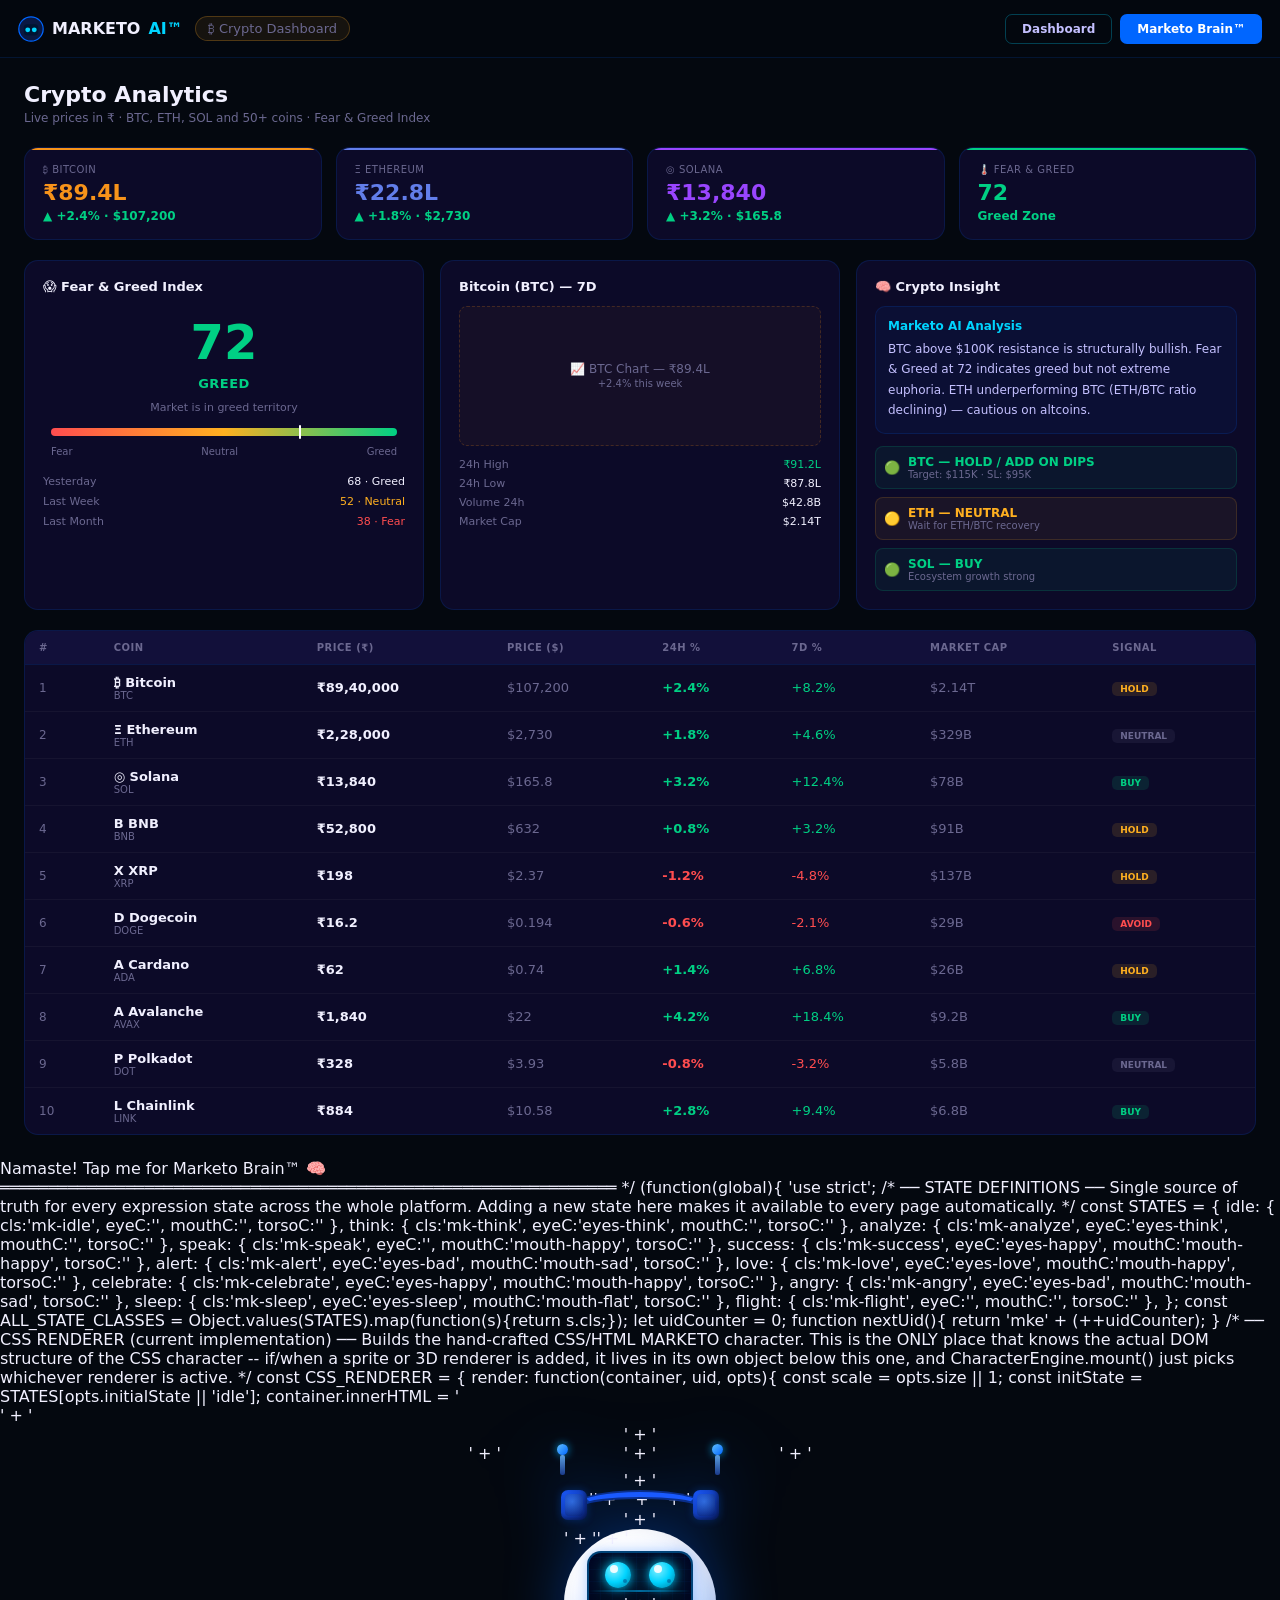
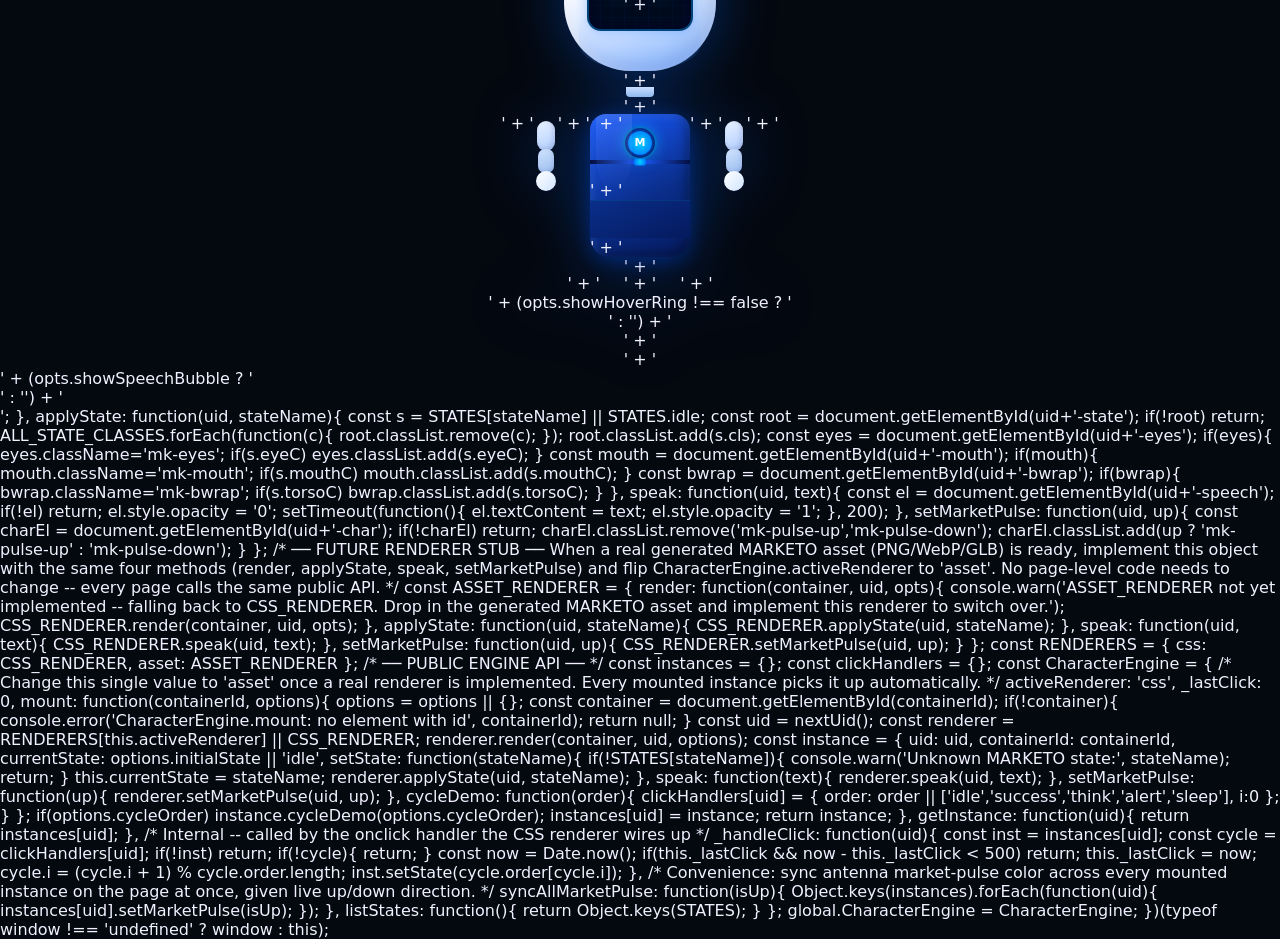
<file: crypto.html>
<!DOCTYPE html>
<html lang="en">
<head>
<meta charset="UTF-8">
<meta name="viewport" content="width=device-width,initial-scale=1.0">
<title>Crypto — MARKETO AI™</title>
<style>
*,*::before,*::after{box-sizing:border-box;margin:0;padding:0}
body{font-family:'Inter','Segoe UI',system-ui,sans-serif;background:#04080F;color:#F1F0FF;-webkit-font-smoothing:antialiased;min-height:100vh}
:root{--bg:#04080F;--bg2:#080320;--card:#0C0A28;--card2:#12103A;--blue:#0066FF;--cyan:#00D4FF;--ok:#00D084;--bad:#FF4D4F;--warn:#FFB020;--orange:#FF6B00;--text:#F1F0FF;--text2:#C4C0FF;--muted:#6B6890;--bdr:rgba(0,100,255,.15);--bdr2:rgba(0,212,255,.28);--fd:'Space Grotesk','Inter',system-ui;}
a{text-decoration:none;color:inherit}
::-webkit-scrollbar{width:4px}::-webkit-scrollbar-track{background:#080320}::-webkit-scrollbar-thumb{background:#0066FF;border-radius:2px}
.topbar{height:58px;background:rgba(4,8,15,.97);backdrop-filter:blur(20px);border-bottom:1px solid var(--bdr);display:flex;align-items:center;gap:12px;padding:0 18px;position:sticky;top:0;z-index:100}
.t-logo{display:flex;align-items:center;gap:8px;font-family:var(--fd);font-size:16px;font-weight:800;color:var(--text)}.t-logo .ai{color:var(--cyan)}
.btn{display:inline-flex;align-items:center;gap:6px;padding:7px 16px;border-radius:7px;font-size:12px;font-weight:600;cursor:pointer;border:1px solid transparent;transition:all .2s;font-family:inherit}
.btn-blue{background:var(--blue);color:#fff}.btn-blue:hover{background:#0052CC}
.btn-ghost{background:transparent;color:var(--text2);border-color:var(--bdr2)}.btn-ghost:hover{background:rgba(0,100,255,.08);color:#fff}
.main{max-width:1280px;margin:0 auto;padding:24px}
.pg-title{font-family:var(--fd);font-size:22px;font-weight:700;color:var(--text);margin-bottom:4px}
.pg-sub{font-size:12px;color:var(--muted);margin-bottom:22px}
.g4{display:grid;grid-template-columns:repeat(4,1fr);gap:14px;margin-bottom:20px}
.g3{display:grid;grid-template-columns:repeat(3,1fr);gap:16px;margin-bottom:20px}
.card{background:var(--card);border:1px solid var(--bdr);border-radius:14px;padding:18px;transition:border-color .2s}
.card:hover{border-color:var(--bdr2)}
.card-title{font-family:var(--fd);font-size:13px;font-weight:700;color:var(--text);margin-bottom:12px}
/* STAT */
.stat-card{background:var(--card);border:1px solid var(--bdr);border-radius:14px;padding:16px 18px;position:relative;overflow:hidden}
.stat-card::before{content:'';position:absolute;top:0;left:0;right:0;height:2px;border-radius:2px 2px 0 0}
.sc-btc::before{background:#F7931A}.sc-eth::before{background:#627EEA}.sc-sol::before{background:#9945FF}.sc-fg::before{background:var(--ok)}
.stat-l{font-size:10px;color:var(--muted);text-transform:uppercase;letter-spacing:.5px;margin-bottom:5px;display:flex;align-items:center;gap:5px}
.stat-v{font-size:clamp(16px,2.5vw,22px);font-weight:800;font-family:var(--fd);margin-bottom:4px}
.stat-c{font-size:12px;font-weight:600}
/* TABLE */
.tbl-wrap{background:var(--card);border:1px solid var(--bdr);border-radius:14px;overflow:hidden}
.ctbl{width:100%;border-collapse:collapse}
.ctbl th{font-size:10px;font-weight:700;color:var(--muted);text-transform:uppercase;letter-spacing:.5px;padding:11px 14px;text-align:left;border-bottom:1px solid var(--bdr);background:var(--card2);white-space:nowrap}
.ctbl td{padding:10px 14px;font-size:13px;border-bottom:1px solid rgba(255,255,255,.04)}
.ctbl tr:last-child td{border-bottom:none}
.ctbl tr:hover td{background:rgba(0,100,255,.04)}
.coin-n{font-weight:700;color:var(--text)}
.coin-sym{font-size:10px;color:var(--muted)}
/* FEAR GREED */
.fg-meter{display:flex;flex-direction:column;align-items:center;gap:6px;padding:8px}
.fg-num{font-size:48px;font-weight:900;font-family:var(--fd)}
.fg-lbl{font-size:13px;font-weight:700;letter-spacing:.5px}
.fg-bar{width:100%;height:8px;border-radius:4px;background:linear-gradient(90deg,var(--bad),var(--warn),var(--ok));margin-top:8px;position:relative}
.fg-needle{position:absolute;top:-3px;width:2px;height:14px;background:#fff;border-radius:1px;transform:translateX(-50%)}
@media(max-width:900px){.g4{grid-template-columns:1fr 1fr}.g3{grid-template-columns:1fr}}
@media(max-width:500px){.g4{grid-template-columns:1fr}}

/* ══ CHARACTER ENGINE STYLES ══ */
.mk-char{display:flex;flex-direction:column;align-items:center;cursor:pointer;position:relative;z-index:10;filter:drop-shadow(0 0 30px rgba(0,100,255,.4));transition:filter .4s}
.mk-char:hover{filter:drop-shadow(0 0 44px rgba(0,180,255,.6))}
.mk-ants{display:flex;gap:56px;margin-bottom:-4px;position:relative;z-index:3}
.mk-ant{display:flex;flex-direction:column;align-items:center}
.mk-ant-b{width:11px;height:11px;border-radius:50%;background:linear-gradient(135deg,#60C0FF,#0066FF);box-shadow:0 0 8px rgba(0,180,255,.8);animation:antG 2s ease-in-out infinite;transition:background .6s,box-shadow .6s}
.mk-ant:last-child .mk-ant-b{animation-delay:-.7s}
.mk-pulse-up .mk-ant-b{background:linear-gradient(135deg,#6EE7B7,#00D084)!important;box-shadow:0 0 8px rgba(0,208,132,.85)!important}
.mk-pulse-down .mk-ant-b{background:linear-gradient(135deg,#FCA5A5,#FF4D4F)!important;box-shadow:0 0 8px rgba(255,77,79,.85)!important}
.mk-ant-p{width:5px;height:20px;background:linear-gradient(to bottom,#5BA0E0,#1A3A8A);border-radius:2px}
.mk-hp{position:relative;width:158px;height:30px;margin-bottom:-10px;z-index:3}
.mk-hp-band{position:absolute;left:8px;right:8px;top:0;height:20px;border:0 solid transparent;border-top:9px solid #0A2E8A;border-left:7px solid transparent;border-right:7px solid transparent;border-radius:50% 50% 0 0/100% 100% 0 0}
.mk-hp-band::after{content:'';position:absolute;left:4px;right:4px;top:-7px;height:12px;border:0 solid transparent;border-top:5px solid #1A5AFF;border-left:5px solid transparent;border-right:5px solid transparent;border-radius:50% 50% 0 0/100% 100% 0 0}
.mk-hp-cup{position:absolute;bottom:0;width:26px;height:30px;border-radius:7px;background:linear-gradient(135deg,#1A5AFF,#0A2480);box-shadow:inset -2px -2px 5px rgba(0,0,0,.4),0 0 8px rgba(0,100,255,.3)}
.mk-hp-cup::after{content:'';position:absolute;inset:4px;border-radius:4px;background:radial-gradient(circle at 40% 35%,rgba(100,180,255,.35),rgba(0,20,100,.5))}
.mk-hp-l{left:0}.mk-hp-r{right:0}
.mk-head{width:152px;height:142px;border-radius:50% 50% 44% 44%/52% 52% 48% 48%;background:radial-gradient(ellipse at 33% 26%,rgba(255,255,255,.88) 0%,rgba(255,255,255,0) 52%),linear-gradient(155deg,#FFFFFF 0%,#EEF4FF 32%,#C8DEFF 65%,#8ABAFF 100%);position:relative;z-index:4;box-shadow:inset -7px -7px 18px rgba(0,0,80,.12),inset 4px 4px 12px rgba(255,255,255,.65)}
.mk-head::before{content:'';position:absolute;left:10%;right:10%;bottom:0;height:38%;background:linear-gradient(to top,rgba(80,140,255,.2),transparent);border-radius:0 0 50% 50%}
.mk-face{position:absolute;left:50%;top:44%;transform:translate(-50%,-50%);width:106px;height:80px;border-radius:14px;background:#000B1E;border:2px solid rgba(0,150,255,.4);box-shadow:0 0 12px rgba(0,100,255,.3),inset 0 0 18px rgba(0,0,40,.8);overflow:hidden;display:flex;flex-direction:column;align-items:center;justify-content:center;gap:7px}
.mk-face::before{content:'';position:absolute;inset:0;background:repeating-linear-gradient(0deg,transparent,transparent 11px,rgba(0,80,200,.05) 11px,rgba(0,80,200,.05) 12px),repeating-linear-gradient(90deg,transparent,transparent 11px,rgba(0,80,200,.05) 11px,rgba(0,80,200,.05) 12px)}
.mk-face::after{content:'';position:absolute;left:0;right:0;height:1.5px;background:linear-gradient(90deg,transparent,rgba(0,180,255,.55),transparent);animation:scan 3.5s linear infinite}
.mk-eyes{display:flex;gap:18px;align-items:center;position:relative;z-index:2}
.mk-eye{width:26px;height:26px;border-radius:50%;background:radial-gradient(circle at 34% 30%,#80EEFF 0%,#00D4FF 50%,#007AA0 100%);box-shadow:0 0 10px rgba(0,212,255,.85),0 0 22px rgba(0,180,255,.4);position:relative;animation:eblink 4s ease-in-out infinite;transition:background .4s,box-shadow .4s}
.mk-eye:last-child{animation-delay:.28s}
.mk-eye::before{content:'';position:absolute;width:8px;height:8px;border-radius:50%;background:rgba(255,255,255,.88);top:3px;left:5px}
.mk-eye::after{content:'';position:absolute;width:4px;height:4px;border-radius:50%;background:rgba(0,80,140,.55);bottom:5px;right:4px}
.mk-mouth{position:relative;z-index:2;width:40px;height:11px;overflow:hidden}
.mk-mc{position:absolute;width:40px;height:22px;border-radius:50%;border:2.5px solid rgba(0,180,255,.6);top:-11px;transition:all .4s}
.mk-neck{width:28px;height:10px;background:linear-gradient(to bottom,#C8DEFF,#90B8EE);border-radius:0 0 4px 4px;margin-top:-3px;z-index:3;position:relative}
.mk-bwrap{display:flex;align-items:flex-start;position:relative;z-index:4;margin-top:-2px}
.mk-arm{width:24px;display:flex;flex-direction:column;align-items:center;padding-top:7px;transition:transform .4s}
.mk-arm-u{width:18px;height:30px;border-radius:9px;background:linear-gradient(155deg,#E8F2FF,#B0CDFF);box-shadow:inset -2px -2px 5px rgba(0,0,80,.14)}
.mk-arm-lo{width:16px;height:24px;border-radius:7px;background:linear-gradient(155deg,#D0E4FF,#9ABCEE);margin-top:-2px;box-shadow:inset -1px -1px 4px rgba(0,0,80,.1)}
.mk-hand{width:20px;height:20px;border-radius:50%;background:linear-gradient(135deg,#FFFFFF,#D0E4FF);margin-top:-2px;box-shadow:0 2px 5px rgba(0,0,80,.14)}
.mk-arm-l{transform-origin:top right}.mk-arm-r{transform-origin:top left}
.mk-torso{width:100px;background:linear-gradient(155deg,#1A5AFF 0%,#0A2E8A 58%,#051A5E 100%);border-radius:16px 16px 20px 20px;position:relative;box-shadow:inset -4px -4px 11px rgba(0,0,0,.35),inset 3px 3px 9px rgba(80,140,255,.28),0 4px 18px rgba(0,60,200,.4);overflow:hidden}
.mk-torso-t{height:48px}.mk-torso-b{height:38px;background:linear-gradient(155deg,#0A2E8A,#051A5E);border-top:1px solid rgba(0,180,255,.18)}
.mk-torso::after{content:'';position:absolute;top:0;left:6px;width:36px;height:55%;background:linear-gradient(180deg,rgba(255,255,255,.1),transparent);border-radius:0 0 50% 50%}
.mk-chest{position:absolute;top:12px;left:50%;transform:translateX(-50%);width:34px;height:34px;border-radius:50%;background:radial-gradient(circle,rgba(0,80,200,.4),rgba(0,20,80,.7));border:2px solid rgba(0,180,255,.5);display:flex;align-items:center;justify-content:center;box-shadow:0 0 14px rgba(0,180,255,.5);animation:chestP 2.2s ease-in-out infinite}
.mk-chest-i{width:24px;height:24px;border-radius:50%;background:radial-gradient(circle,#00D4FF,#0066FF);display:flex;align-items:center;justify-content:center;font-size:11px;font-weight:900;color:#fff;font-family:system-ui}
.mk-belt{position:absolute;top:46px;left:0;right:0;height:4px;background:linear-gradient(90deg,#040E40,#1A5AFF,#040E40)}
.mk-buckle{position:absolute;left:50%;top:50%;transform:translate(-50%,-50%);width:12px;height:7px;background:radial-gradient(circle,#00D4FF,#0066FF);border-radius:2px}
.mk-legs{display:flex;gap:12px;justify-content:center;position:relative;z-index:4;margin-top:-2px}
.mk-leg{display:flex;flex-direction:column;align-items:center}
.mk-hoverring{
.mk-thigh{width:28px;height:26px;border-radius:4px 4px 0 0;background:linear-gradient(155deg,#1248CC,#0A2480);box-shadow:inset -2px 0 5px rgba(0,0,0,.25)}
.mk-shin{width:24px;height:24px;border-radius:0 0 4px 4px;background:linear-gradient(155deg,#1A5AFF,#0A2E8A);margin-top:-1px;box-shadow:inset -2px 0 5px rgba(0,0,0,.2)}
.mk-foot{width:32px;height:11px;border-radius:4px 4px 5px 5px;background:linear-gradient(135deg,#E8F2FF,#B0CDFF);margin-top:-1px;box-shadow:0 3px 7px rgba(0,0,80,.22)}
.mk-idle .mk-char{animation:mkFloat 3.6s ease-in-out infinite}
.mk-idle .mk-arm-l{animation:mkWave 2s ease-in-out infinite 2s}
.mk-think .mk-char{animation:mkTilt .95s ease-in-out infinite}
.mk-think .mk-arm-r{animation:mkThinkArm 1.8s ease-in-out infinite}
.mk-analyze .mk-char{animation:mkBreathe 2.2s ease-in-out infinite}
.mk-analyze .mk-arm-r{animation:mkPoint 2.5s ease-in-out infinite}
.mk-speak .mk-char{animation:mkBob 1.2s ease-in-out infinite}
.mk-speak .mk-arm-l{animation:mkGestL 1.8s ease-in-out infinite}
.mk-speak .mk-arm-r{animation:mkGestR 1.8s ease-in-out infinite .3s}
.mk-success .mk-char{animation:mkJump .7s ease-in-out 4}
.mk-success .mk-arm-l{animation:mkVicL .7s ease-in-out 4}
.mk-success .mk-arm-r{animation:mkVicR .7s ease-in-out 4}
.mk-alert .mk-char{animation:mkShake .28s ease-in-out infinite}
.mk-love .mk-char{animation:mkFloat 3s ease-in-out infinite}
.mk-celebrate .mk-char{animation:mkCelebrate 1.6s ease-in-out 2}
.mk-celebrate .mk-arm-l{animation:mkVicL 1.6s ease-in-out 2}
.mk-celebrate .mk-arm-r{animation:mkVicR 1.6s ease-in-out 2 .1s}
.mk-angry .mk-char{animation:mkAngry .22s ease-in-out infinite}
.mk-sleep .mk-char{animation:mkSleep 6s ease-in-out infinite}
.eyes-happy .mk-eye{background:radial-gradient(circle at 34% 30%,#A7F3D0,#10B981,#065F46)!important;box-shadow:0 0 10px rgba(16,185,129,.9),0 0 22px rgba(16,185,129,.4)!important}
.eyes-think .mk-eye{background:radial-gradient(circle at 34% 30%,#FEF08A,#F59E0B,#92400E)!important;box-shadow:0 0 10px rgba(245,158,11,.9),0 0 22px rgba(245,158,11,.4)!important}
.eyes-bad  .mk-eye{background:radial-gradient(circle at 34% 30%,#FECACA,#EF4444,#991B1B)!important;box-shadow:0 0 10px rgba(239,68,68,.9),0 0 22px rgba(239,68,68,.4)!important}
.eyes-love .mk-eye{background:radial-gradient(circle at 34% 30%,#FCA5A5,#EC4899,#9D174D)!important;box-shadow:0 0 10px rgba(236,72,153,.9),0 0 22px rgba(236,72,153,.4)!important}
.eyes-sleep .mk-eye{height:5px!important;margin-top:10px!important;background:rgba(0,40,100,.5)!important;box-shadow:none!important;animation:none!important}
.eyes-sleep .mk-eye::before,.eyes-sleep .mk-eye::after{display:none!important}
.mouth-happy .mk-mc{top:-9px;border-color:rgba(16,185,129,.75)!important}
.mouth-sad   .mk-mc{top:4px;transform:rotate(180deg);border-color:rgba(239,68,68,.7)!important}
.mouth-flat  .mk-mc{display:none}
.mouth-flat .mk-mouth::after{content:'';position:absolute;left:3px;right:3px;top:4px;height:2px;background:rgba(0,150,255,.5);border-radius:2px}

/* ── KEYFRAMES ── */
@keyframes antG{0%,100%{box-shadow:0 0 8px rgba(0,180,255,.8)}50%{box-shadow:0 0 18px rgba(0,212,255,1)}}
@keyframes scan{0%{top:0;opacity:0}10%{opacity:.7}90%{opacity:.7}100%{top:100%;opacity:0}}
@keyframes eblink{0%,82%,100%{transform:scaleY(1)}88%{transform:scaleY(.06)}}
@keyframes chestP{0%,100%{box-shadow:0 0 14px rgba(0,180,255,.5)}50%{box-shadow:0 0 26px rgba(0,212,255,.9)}}
@keyframes mkFloat   {0%,100%{transform:translateY(0)}50%{transform:translateY(-18px)}}
@keyframes mkTilt    {0%,100%{transform:rotate(-8deg)}50%{transform:rotate(8deg) translateY(-7px)}}
@keyframes mkBreathe {0%,100%{transform:translateY(0) scale(1)}50%{transform:translateY(-12px) scale(1.03)}}
@keyframes mkBob     {0%,100%{transform:translateY(0)}50%{transform:translateY(-9px)}}
@keyframes mkJump    {0%,100%{transform:translateY(0) scale(1)}38%{transform:translateY(-34px) scale(1.08)}68%{transform:translateY(-11px) scale(.97)}}
@keyframes mkShake   {0%,100%{transform:translateX(0)}25%{transform:translateX(-9px)}75%{transform:translateX(9px)}}
@keyframes mkCelebrate{0%{transform:translateY(0) rotate(0)}25%{transform:translateY(-28px) rotate(-13deg)}50%{transform:translateY(-32px) rotate(0)}75%{transform:translateY(-28px) rotate(13deg)}100%{transform:translateY(0) rotate(0)}}
@keyframes mkAngry   {0%,100%{transform:translateX(0) scale(1)}25%{transform:translateX(-8px) scale(1.02)}75%{transform:translateX(8px) scale(1.02)}}
@keyframes mkSleep   {0%,100%{transform:translateY(0) rotate(-2deg)}50%{transform:translateY(-8px) rotate(2deg)}}
@keyframes mkWave    {0%,100%,50%{transform:rotate(0)}15%{transform:rotate(-40deg)}30%{transform:rotate(-22deg)}45%{transform:rotate(-40deg)}}
@keyframes mkThinkArm{0%,100%{transform:rotate(0) translateY(0)}50%{transform:rotate(-15deg) translateY(-4px)}}
@keyframes mkPoint   {0%,100%{transform:rotate(0)}50%{transform:rotate(-28deg) translateY(-5px)}}
@keyframes mkGestL   {0%,100%{transform:rotate(0)}50%{transform:rotate(-18deg)}}
@keyframes mkGestR   {0%,100%{transform:rotate(0)}50%{transform:rotate(17deg)}}
@keyframes mkVicL    {0%,100%{transform:rotate(0)}40%{transform:rotate(-52deg)}}
@keyframes mkVicR    {0%,100%{transform:rotate(0)}40%{transform:rotate(52deg)}}

/* ── FLIGHT MODE (Superman pose + forward launch + blue trail) ── */
.mk-flight .mk-char{animation:mkFlightLaunch 1.8s ease-in forwards}
.mk-flight .mk-arm-l{animation:mkFlightArm 1.8s ease-in forwards}
.mk-flight .mk-arm-r{animation:mkFlightArm 1.8s ease-in forwards}
.mk-flight .mk-legs{animation:mkFlightLegs 1.8s ease-in forwards}
.mk-flight .mk-hoverring{opacity:0}
.mk-flight-trail{
  position:absolute;left:50%;top:50%;width:6px;height:60px;
  background:linear-gradient(to top,rgba(0,212,255,0),rgba(0,212,255,.85));
  border-radius:50%;transform:translate(-50%,0) scaleY(0);transform-origin:top center;
  opacity:0;pointer-events:none;z-index:1;
  animation:mkTrailGrow 1.8s ease-in forwards;
}
.mk-flight .mk-flight-trail{opacity:1}
@keyframes mkFlightLaunch{
  0%{transform:translateY(0) rotate(0) scale(1)}
  30%{transform:translateY(-10px) rotate(-4deg) scale(1.02)}
  100%{transform:translateY(-340px) rotate(-3deg) scale(.4)}
}
@keyframes mkFlightArm{0%{transform:rotate(0)}100%{transform:rotate(-78deg)}}
@keyframes mkFlightLegs{0%{transform:scaleY(1)}100%{transform:scaleY(.7) translateY(6px)}}
@keyframes mkTrailGrow{0%{transform:translate(-50%,0) scaleY(0);opacity:0}20%{opacity:1}100%{transform:translate(-50%,0) scaleY(6);opacity:0}}

/* ── THINKING HOLOGRAM PARTICLES ── */
.mk-think-holo,.mk-analyze .mk-think-holo{
  position:absolute;inset:-30px;pointer-events:none;opacity:0;transition:opacity .3s;z-index:2;
}
.mk-think .mk-think-holo,.mk-analyze .mk-think-holo{opacity:1}
.mk-holo-dot{
  position:absolute;width:5px;height:5px;border-radius:50%;
  background:radial-gradient(circle,#00D4FF,rgba(0,150,255,.2));
  box-shadow:0 0 8px rgba(0,212,255,.8);
  animation:holoOrbit 3s linear infinite;
}
.mk-holo-dot:nth-child(1){top:10%;left:50%;animation-delay:0s}
.mk-holo-dot:nth-child(2){top:50%;left:90%;animation-delay:-1s}
.mk-holo-dot:nth-child(3){top:85%;left:30%;animation-delay:-2s}
@keyframes holoOrbit{
  0%{transform:rotate(0deg) translateX(40px) rotate(0deg);opacity:.3}
  50%{opacity:1}
  100%{transform:rotate(360deg) translateX(40px) rotate(-360deg);opacity:.3}
}

/* ── ENGINE WRAPPER (self-contained — no dependency on page-level styles) ── */
.mk-state-root{display:inline-flex;flex-direction:column;align-items:center;position:relative}
.mk-speech-wrap{position:absolute;top:-10px;right:-10px;transform:translateX(60%);z-index:30;animation:mkSpeechBob 3.2s ease-in-out infinite}
.mk-speech{background:rgba(12,10,40,.96);border:1px solid rgba(0,212,255,.3);border-radius:12px 12px 12px 0;padding:9px 14px;font-size:12px;font-weight:600;color:#66E0FF;white-space:nowrap;max-width:220px;box-shadow:0 8px 24px rgba(0,0,0,.4);transition:opacity .3s}
@keyframes mkSpeechBob{0%,100%{transform:translateX(60%) translateY(0)}50%{transform:translateX(60%) translateY(-6px)}}
/* ── MARKETO FLOATING PRESENCE (consistent across platform) ── */
.mk-platform-float{position:fixed;bottom:16px;right:16px;z-index:600;cursor:pointer}
.mk-platform-bubble{
  position:absolute;bottom:calc(100% + 10px);right:0;background:#0A0824;
  border:1.5px solid rgba(0,212,255,.3);border-radius:10px 10px 0 10px;
  padding:8px 12px;font-size:11px;color:#66E0FF;font-weight:500;max-width:200px;
  text-align:right;line-height:1.5;display:none;white-space:normal;box-shadow:0 8px 24px rgba(0,0,0,.4);
}
.mk-platform-bubble.show{display:block}

</style>
</head>
<body>
<header class="topbar">
  <a href="index.html" class="t-logo"><svg viewBox="0 0 32 32" width="26" height="26" xmlns="http://www.w3.org/2000/svg"><circle cx="16" cy="16" r="15" fill="#0A1842" stroke="#0066FF" stroke-width="1.5"/><rect x="7" y="10" width="18" height="14" rx="4.5" fill="#001433"/><circle cx="12" cy="17" r="3" fill="#00D4FF"/><circle cx="20" cy="17" r="3" fill="#00D4FF"/></svg>MARKETO <span class="ai">AI™</span></a>
  <span style="font-size:13px;color:var(--muted);padding:4px 12px;background:rgba(249,168,37,.08);border-radius:20px;border:1px solid rgba(249,168,37,.25)">₿ Crypto Dashboard</span>
  <div style="margin-left:auto;display:flex;gap:8px">
    <a href="dashboard.html" class="btn btn-ghost">Dashboard</a>
    <a href="brain.html" class="btn btn-blue">Marketo Brain™</a>
  </div>
</header>
<div class="main">
  <div class="pg-title">Crypto Analytics</div>
  <div class="pg-sub">Live prices in ₹ · BTC, ETH, SOL and 50+ coins · Fear & Greed Index</div>

  <!-- TOP STATS -->
  <div class="g4">
    <div class="stat-card sc-btc"><div class="stat-l">₿ Bitcoin</div><div class="stat-v" style="color:#F7931A">₹89.4L</div><div class="stat-c" style="color:var(--ok)">▲ +2.4% · $107,200</div></div>
    <div class="stat-card sc-eth"><div class="stat-l">Ξ Ethereum</div><div class="stat-v" style="color:#627EEA">₹22.8L</div><div class="stat-c" style="color:var(--ok)">▲ +1.8% · $2,730</div></div>
    <div class="stat-card sc-sol"><div class="stat-l">◎ Solana</div><div class="stat-v" style="color:#9945FF">₹13,840</div><div class="stat-c" style="color:var(--ok)">▲ +3.2% · $165.8</div></div>
    <div class="stat-card sc-fg"><div class="stat-l">🌡️ Fear & Greed</div><div class="stat-v" style="color:var(--ok)">72</div><div class="stat-c" style="color:var(--ok)">Greed Zone</div></div>
  </div>

  <!-- MAIN GRID -->
  <div class="g3">
    <!-- FEAR GREED METER -->
    <div class="card">
      <div class="card-title">😱 Fear & Greed Index</div>
      <div class="fg-meter">
        <div class="fg-num" style="color:var(--ok)">72</div>
        <div class="fg-lbl" style="color:var(--ok)">GREED</div>
        <div style="font-size:11px;color:var(--muted);margin-top:4px">Market is in greed territory</div>
        <div class="fg-bar" style="width:100%"><div class="fg-needle" style="left:72%"></div></div>
        <div style="display:flex;justify-content:space-between;width:100%;font-size:10px;color:var(--muted);margin-top:4px"><span>Fear</span><span>Neutral</span><span>Greed</span></div>
      </div>
      <div style="display:flex;flex-direction:column;gap:7px;margin-top:10px">
        <div style="display:flex;justify-content:space-between;font-size:11px"><span style="color:var(--muted)">Yesterday</span><span style="color:var(--text)">68 · Greed</span></div>
        <div style="display:flex;justify-content:space-between;font-size:11px"><span style="color:var(--muted)">Last Week</span><span style="color:var(--warn)">52 · Neutral</span></div>
        <div style="display:flex;justify-content:space-between;font-size:11px"><span style="color:var(--muted)">Last Month</span><span style="color:var(--bad)">38 · Fear</span></div>
      </div>
    </div>

    <!-- BTC MINI CHART PLACEHOLDER -->
    <div class="card">
      <div class="card-title">Bitcoin (BTC) — 7D</div>
      <div style="height:140px;background:rgba(247,147,26,.04);border-radius:8px;display:flex;align-items:center;justify-content:center;border:1px dashed rgba(247,147,26,.2);margin-bottom:12px">
        <div style="text-align:center;color:var(--muted);font-size:12px">📈 BTC Chart — ₹89.4L<br><span style="font-size:10px">+2.4% this week</span></div>
      </div>
      <div style="display:flex;flex-direction:column;gap:6px">
        <div style="display:flex;justify-content:space-between;font-size:11px"><span style="color:var(--muted)">24h High</span><span style="color:var(--ok)">₹91.2L</span></div>
        <div style="display:flex;justify-content:space-between;font-size:11px"><span style="color:var(--muted)">24h Low</span><span style="color:var(--text)">₹87.8L</span></div>
        <div style="display:flex;justify-content:space-between;font-size:11px"><span style="color:var(--muted)">Volume 24h</span><span style="color:var(--text)">$42.8B</span></div>
        <div style="display:flex;justify-content:space-between;font-size:11px"><span style="color:var(--muted)">Market Cap</span><span style="color:var(--text)">$2.14T</span></div>
      </div>
    </div>

    <!-- MARKETO INSIGHT -->
    <div class="card">
      <div class="card-title">🧠 Crypto Insight</div>
      <div style="background:rgba(0,100,255,.06);border:1px solid var(--bdr);border-radius:10px;padding:12px;margin-bottom:12px">
        <div style="font-size:12px;font-weight:600;color:var(--cyan);margin-bottom:6px">Marketo AI Analysis</div>
        <div style="font-size:12px;color:var(--text2);line-height:1.7">BTC above $100K resistance is structurally bullish. Fear & Greed at 72 indicates greed but not extreme euphoria. ETH underperforming BTC (ETH/BTC ratio declining) — cautious on altcoins.</div>
      </div>
      <div style="display:flex;flex-direction:column;gap:8px">
        <div style="display:flex;align-items:center;gap:8px;padding:8px;background:rgba(0,208,132,.06);border-radius:8px;border:1px solid rgba(0,208,132,.15)"><span style="font-size:13px">🟢</span><div><div style="font-size:12px;font-weight:600;color:var(--ok)">BTC — HOLD / ADD ON DIPS</div><div style="font-size:10px;color:var(--muted)">Target: $115K · SL: $95K</div></div></div>
        <div style="display:flex;align-items:center;gap:8px;padding:8px;background:rgba(255,176,32,.06);border-radius:8px;border:1px solid rgba(255,176,32,.15)"><span style="font-size:13px">🟡</span><div><div style="font-size:12px;font-weight:600;color:var(--warn)">ETH — NEUTRAL</div><div style="font-size:10px;color:var(--muted)">Wait for ETH/BTC recovery</div></div></div>
        <div style="display:flex;align-items:center;gap:8px;padding:8px;background:rgba(0,208,132,.06);border-radius:8px;border:1px solid rgba(0,208,132,.15)"><span style="font-size:13px">🟢</span><div><div style="font-size:12px;font-weight:600;color:var(--ok)">SOL — BUY</div><div style="font-size:10px;color:var(--muted)">Ecosystem growth strong</div></div></div>
      </div>
    </div>
  </div>

  <!-- COIN TABLE -->
  <div class="tbl-wrap">
    <table class="ctbl" id="coinTbl">
      <thead><tr><th>#</th><th>Coin</th><th>Price (₹)</th><th>Price ($)</th><th>24h %</th><th>7D %</th><th>Market Cap</th><th>Signal</th></tr></thead>
      <tbody id="coinBody"></tbody>
    </table>
  </div>
</div>
<!-- ══ MARKETO PLATFORM PRESENCE ══ -->
<div class="mk-platform-float" id="mk-platform-float">
  <div class="mk-platform-bubble" id="mk-platform-bubble">Namaste! Tap me for Marketo Brain™ 🧠</div>
  <div id="mk-platform-mount" onclick="window.location.href='brain.html'" title="MARKETO AI"></div>
</div>

<script>
/* ══ CHARACTER ENGINE ══ */
/* ════════════════════════════════════════════════════════════════
   MARKETO CHARACTER ENGINE
   ════════════════════════════════════════════════════════════════
   One central component that renders and controls every MARKETO
   character instance across the platform (landing page, dashboard,
   portfolio, watchlist, brain, loading screens, captain mode).

   ARCHITECTURE — built for a future asset swap with zero call-site
   changes:

     CharacterEngine.mount(containerId, options)
         -> renders a character instance into the given container
         -> returns an instance handle with .setState(), .speak(), etc.

     Internally, rendering is delegated to a RENDERER. Today the
     renderer is CSS_RENDERER (builds the existing hand-built CSS/HTML
     character). Later, when a real MARKETO asset exists (PNG, WebP,
     or a 3D .glb model), a new renderer can be implemented with the
     same four methods and swapped in by changing ONE line --
     CharacterEngine.activeRenderer -- without touching any page that
     calls CharacterEngine.mount(). Every page in the platform should
     only ever call the public CharacterEngine API below, never reach
     into renderer internals directly.

   USAGE (any page):
     <div id="marketo-hero"></div>
     <script src="js/character-engine.js"></script>
     <script>
       const marketo = CharacterEngine.mount('marketo-hero', {
         size: 1,
         initialState: 'idle',
         clickToCycle: true,
         showHoverRing: true
       });
       marketo.setState('success');
       marketo.speak('SBILIFE up +143%! 🎉');
     </script>
   ════════════════════════════════════════════════════════════════ */

(function(global){
  'use strict';

  /* ── STATE DEFINITIONS ──
     Single source of truth for every expression state across the
     whole platform. Adding a new state here makes it available to
     every page automatically. */
  const STATES = {
    idle:      { cls:'mk-idle',      eyeC:'',            mouthC:'',            torsoC:'' },
    think:     { cls:'mk-think',     eyeC:'eyes-think',  mouthC:'',            torsoC:'' },
    analyze:   { cls:'mk-analyze',   eyeC:'eyes-think',  mouthC:'',            torsoC:'' },
    speak:     { cls:'mk-speak',     eyeC:'',            mouthC:'mouth-happy', torsoC:'' },
    success:   { cls:'mk-success',   eyeC:'eyes-happy',  mouthC:'mouth-happy', torsoC:'' },
    alert:     { cls:'mk-alert',     eyeC:'eyes-bad',     mouthC:'mouth-sad',   torsoC:'' },
    love:      { cls:'mk-love',      eyeC:'eyes-love',   mouthC:'mouth-happy', torsoC:'' },
    celebrate: { cls:'mk-celebrate', eyeC:'eyes-happy',  mouthC:'mouth-happy', torsoC:'' },
    angry:     { cls:'mk-angry',     eyeC:'eyes-bad',     mouthC:'mouth-sad',   torsoC:'' },
    sleep:     { cls:'mk-sleep',     eyeC:'eyes-sleep',  mouthC:'mouth-flat',  torsoC:'' },
    flight:    { cls:'mk-flight',    eyeC:'',            mouthC:'',            torsoC:'' },
  };
  const ALL_STATE_CLASSES = Object.values(STATES).map(function(s){return s.cls;});

  let uidCounter = 0;
  function nextUid(){ return 'mke' + (++uidCounter); }

  /* ── CSS RENDERER (current implementation) ──
     Builds the hand-crafted CSS/HTML MARKETO character. This is the
     ONLY place that knows the actual DOM structure of the CSS
     character -- if/when a sprite or 3D renderer is added, it lives
     in its own object below this one, and CharacterEngine.mount()
     just picks whichever renderer is active. */
  const CSS_RENDERER = {
    render: function(container, uid, opts){
      const scale = opts.size || 1;
      const initState = STATES[opts.initialState || 'idle'];
      container.innerHTML =
        '<div class="mk-state-root ' + initState.cls + '" id="' + uid + '-state" style="transform:scale(' + scale + ')">' +
          '<div class="mk-char" id="' + uid + '-char"' + (opts.clickToCycle ? ' onclick="CharacterEngine._handleClick(\'' + uid + '\')"' : '') + '>' +
            '<div class="mk-ants">' +
              '<div class="mk-ant"><div class="mk-ant-b"></div><div class="mk-ant-p"></div></div>' +
              '<div class="mk-ant"><div class="mk-ant-b"></div><div class="mk-ant-p"></div></div>' +
            '</div>' +
            '<div class="mk-hp">' +
              '<div class="mk-hp-band"></div>' +
              '<div class="mk-hp-cup mk-hp-l"></div>' +
              '<div class="mk-hp-cup mk-hp-r"></div>' +
            '</div>' +
            '<div class="mk-head">' +
              '<div class="mk-face">' +
                '<div class="mk-eyes" id="' + uid + '-eyes"><div class="mk-eye"></div><div class="mk-eye"></div></div>' +
                '<div class="mk-mouth" id="' + uid + '-mouth"><div class="mk-mc"></div></div>' +
              '</div>' +
            '</div>' +
            '<div class="mk-neck"></div>' +
            '<div class="mk-bwrap" id="' + uid + '-bwrap">' +
              '<div class="mk-arm mk-arm-l"><div class="mk-arm-u"></div><div class="mk-arm-lo"></div><div class="mk-hand"></div></div>' +
              '<div class="mk-torso" id="' + uid + '-torso">' +
                '<div class="mk-torso-t"><div class="mk-chest"><div class="mk-chest-i">M</div></div></div>' +
                '<div class="mk-torso-b"><div class="mk-belt"><div class="mk-buckle"></div></div></div>' +
              '</div>' +
              '<div class="mk-arm mk-arm-r"><div class="mk-arm-u"></div><div class="mk-arm-lo"></div><div class="mk-hand"></div></div>' +
            '</div>' +
            '<div class="mk-legs">' +
              '<div class="mk-leg"><div class="mk-thigh"></div><div class="mk-shin"></div><div class="mk-foot"></div></div>' +
              '<div class="mk-leg"><div class="mk-thigh"></div><div class="mk-shin"></div><div class="mk-foot"></div></div>' +
            '</div>' +
            (opts.showHoverRing !== false ? '<div class="mk-hoverring"></div>' : '') +
            '<div class="mk-think-holo"><div class="mk-holo-dot"></div><div class="mk-holo-dot"></div><div class="mk-holo-dot"></div></div>' +
            '<div class="mk-flight-trail"></div>' +
          '</div>' +
          (opts.showSpeechBubble ? '<div class="mk-speech-wrap"><div class="mk-speech" id="' + uid + '-speech"></div></div>' : '') +
        '</div>';
    },
    applyState: function(uid, stateName){
      const s = STATES[stateName] || STATES.idle;
      const root = document.getElementById(uid+'-state');
      if(!root) return;
      ALL_STATE_CLASSES.forEach(function(c){ root.classList.remove(c); });
      root.classList.add(s.cls);
      const eyes = document.getElementById(uid+'-eyes');
      if(eyes){ eyes.className='mk-eyes'; if(s.eyeC) eyes.classList.add(s.eyeC); }
      const mouth = document.getElementById(uid+'-mouth');
      if(mouth){ mouth.className='mk-mouth'; if(s.mouthC) mouth.classList.add(s.mouthC); }
      const bwrap = document.getElementById(uid+'-bwrap');
      if(bwrap){ bwrap.className='mk-bwrap'; if(s.torsoC) bwrap.classList.add(s.torsoC); }
    },
    speak: function(uid, text){
      const el = document.getElementById(uid+'-speech');
      if(!el) return;
      el.style.opacity = '0';
      setTimeout(function(){ el.textContent = text; el.style.opacity = '1'; }, 200);
    },
    setMarketPulse: function(uid, up){
      const charEl = document.getElementById(uid+'-char');
      if(!charEl) return;
      charEl.classList.remove('mk-pulse-up','mk-pulse-down');
      charEl.classList.add(up ? 'mk-pulse-up' : 'mk-pulse-down');
    }
  };

  /* ── FUTURE RENDERER STUB ──
     When a real generated MARKETO asset (PNG/WebP/GLB) is ready,
     implement this object with the same four methods (render,
     applyState, speak, setMarketPulse) and flip
     CharacterEngine.activeRenderer to 'asset'. No page-level code
     needs to change -- every page calls the same public API. */
  const ASSET_RENDERER = {
    render: function(container, uid, opts){
      console.warn('ASSET_RENDERER not yet implemented -- falling back to CSS_RENDERER. Drop in the generated MARKETO asset and implement this renderer to switch over.');
      CSS_RENDERER.render(container, uid, opts);
    },
    applyState: function(uid, stateName){ CSS_RENDERER.applyState(uid, stateName); },
    speak: function(uid, text){ CSS_RENDERER.speak(uid, text); },
    setMarketPulse: function(uid, up){ CSS_RENDERER.setMarketPulse(uid, up); }
  };

  const RENDERERS = { css: CSS_RENDERER, asset: ASSET_RENDERER };

  /* ── PUBLIC ENGINE API ── */
  const instances = {};
  const clickHandlers = {};

  const CharacterEngine = {
    /* Change this single value to 'asset' once a real renderer is
       implemented. Every mounted instance picks it up automatically. */
    activeRenderer: 'css',
    _lastClick: 0,

    mount: function(containerId, options){
      options = options || {};
      const container = document.getElementById(containerId);
      if(!container){
        console.error('CharacterEngine.mount: no element with id', containerId);
        return null;
      }
      const uid = nextUid();
      const renderer = RENDERERS[this.activeRenderer] || CSS_RENDERER;
      renderer.render(container, uid, options);

      const instance = {
        uid: uid,
        containerId: containerId,
        currentState: options.initialState || 'idle',
        setState: function(stateName){
          if(!STATES[stateName]){ console.warn('Unknown MARKETO state:', stateName); return; }
          this.currentState = stateName;
          renderer.applyState(uid, stateName);
        },
        speak: function(text){ renderer.speak(uid, text); },
        setMarketPulse: function(up){ renderer.setMarketPulse(uid, up); },
        cycleDemo: function(order){
          clickHandlers[uid] = { order: order || ['idle','success','think','alert','sleep'], i:0 };
        }
      };
      if(options.cycleOrder) instance.cycleDemo(options.cycleOrder);
      instances[uid] = instance;
      return instance;
    },

    getInstance: function(uid){ return instances[uid]; },

    /* Internal -- called by the onclick handler the CSS renderer wires up */
    _handleClick: function(uid){
      const inst = instances[uid];
      const cycle = clickHandlers[uid];
      if(!inst) return;
      if(!cycle){ return; }
      const now = Date.now();
      if(this._lastClick && now - this._lastClick < 500) return;
      this._lastClick = now;
      cycle.i = (cycle.i + 1) % cycle.order.length;
      inst.setState(cycle.order[cycle.i]);
    },

    /* Convenience: sync antenna market-pulse color across every mounted
       instance on the page at once, given live up/down direction. */
    syncAllMarketPulse: function(isUp){
      Object.keys(instances).forEach(function(uid){ instances[uid].setMarketPulse(isUp); });
    },

    listStates: function(){ return Object.keys(STATES); }
  };

  global.CharacterEngine = CharacterEngine;

})(typeof window !== 'undefined' ? window : this);

</script>
<script>
let mkPlatform=null;
function mountPlatformCharacter(){
  if(document.getElementById('mk-platform-mount')){
    mkPlatform = CharacterEngine.mount('mk-platform-mount', {
      size: 0.4, initialState: 'idle', showHoverRing: false
    });
  }
}
function mkPlatformGreet(){
  const b=document.getElementById('mk-platform-bubble');
  if(!b)return;
  b.classList.toggle('show');
  if(b.classList.contains('show')) setTimeout(()=>b.classList.remove('show'), 4000);
}
mountPlatformCharacter();
</script>

<script>
const COINS=[
  {r:1,n:'Bitcoin',sym:'BTC',ic:'₿',inr:'₹89,40,000',usd:'$107,200',d:'+2.4%',w:'+8.2%',mc:'$2.14T',sig:'HOLD',up:true},
  {r:2,n:'Ethereum',sym:'ETH',ic:'Ξ',inr:'₹2,28,000',usd:'$2,730',d:'+1.8%',w:'+4.6%',mc:'$329B',sig:'NEUTRAL',up:true},
  {r:3,n:'Solana',sym:'SOL',ic:'◎',inr:'₹13,840',usd:'$165.8',d:'+3.2%',w:'+12.4%',mc:'$78B',sig:'BUY',up:true},
  {r:4,n:'BNB',sym:'BNB',ic:'B',inr:'₹52,800',usd:'$632',d:'+0.8%',w:'+3.2%',mc:'$91B',sig:'HOLD',up:true},
  {r:5,n:'XRP',sym:'XRP',ic:'X',inr:'₹198',usd:'$2.37',d:'-1.2%',w:'-4.8%',mc:'$137B',sig:'HOLD',up:false},
  {r:6,n:'Dogecoin',sym:'DOGE',ic:'D',inr:'₹16.2',usd:'$0.194',d:'-0.6%',w:'-2.1%',mc:'$29B',sig:'AVOID',up:false},
  {r:7,n:'Cardano',sym:'ADA',ic:'A',inr:'₹62',usd:'$0.74',d:'+1.4%',w:'+6.8%',mc:'$26B',sig:'HOLD',up:true},
  {r:8,n:'Avalanche',sym:'AVAX',ic:'A',inr:'₹1,840',usd:'$22',d:'+4.2%',w:'+18.4%',mc:'$9.2B',sig:'BUY',up:true},
  {r:9,n:'Polkadot',sym:'DOT',ic:'P',inr:'₹328',usd:'$3.93',d:'-0.8%',w:'-3.2%',mc:'$5.8B',sig:'NEUTRAL',up:false},
  {r:10,n:'Chainlink',sym:'LINK',ic:'L',inr:'₹884',usd:'$10.58',d:'+2.8%',w:'+9.4%',mc:'$6.8B',sig:'BUY',up:true},
];
const sigCol={BUY:'var(--ok)',HOLD:'var(--warn)',NEUTRAL:'var(--muted)',AVOID:'var(--bad)'};
const sigBg={BUY:'rgba(0,208,132,.12)',HOLD:'rgba(255,176,32,.12)',NEUTRAL:'rgba(107,104,144,.12)',AVOID:'rgba(255,77,79,.12)'};
document.getElementById('coinBody').innerHTML=COINS.map(c=>`<tr><td style="color:var(--muted);font-size:12px">${c.r}</td><td><div class="coin-n">${c.ic} ${c.n}</div><div class="coin-sym">${c.sym}</div></td><td style="font-weight:700">${c.inr}</td><td style="color:var(--muted)">${c.usd}</td><td style="color:${c.up?'var(--ok)':'var(--bad)'};font-weight:700">${c.d}</td><td style="color:${c.up?'var(--ok)':'var(--bad)'};">${c.w}</td><td style="color:var(--muted)">${c.mc}</td><td><span style="display:inline-block;padding:2px 8px;border-radius:5px;font-size:9px;font-weight:700;background:${sigBg[c.sig]};color:${sigCol[c.sig]}">${c.sig}</span></td></tr>`).join('');
</script>
</body>
</html>
</file>
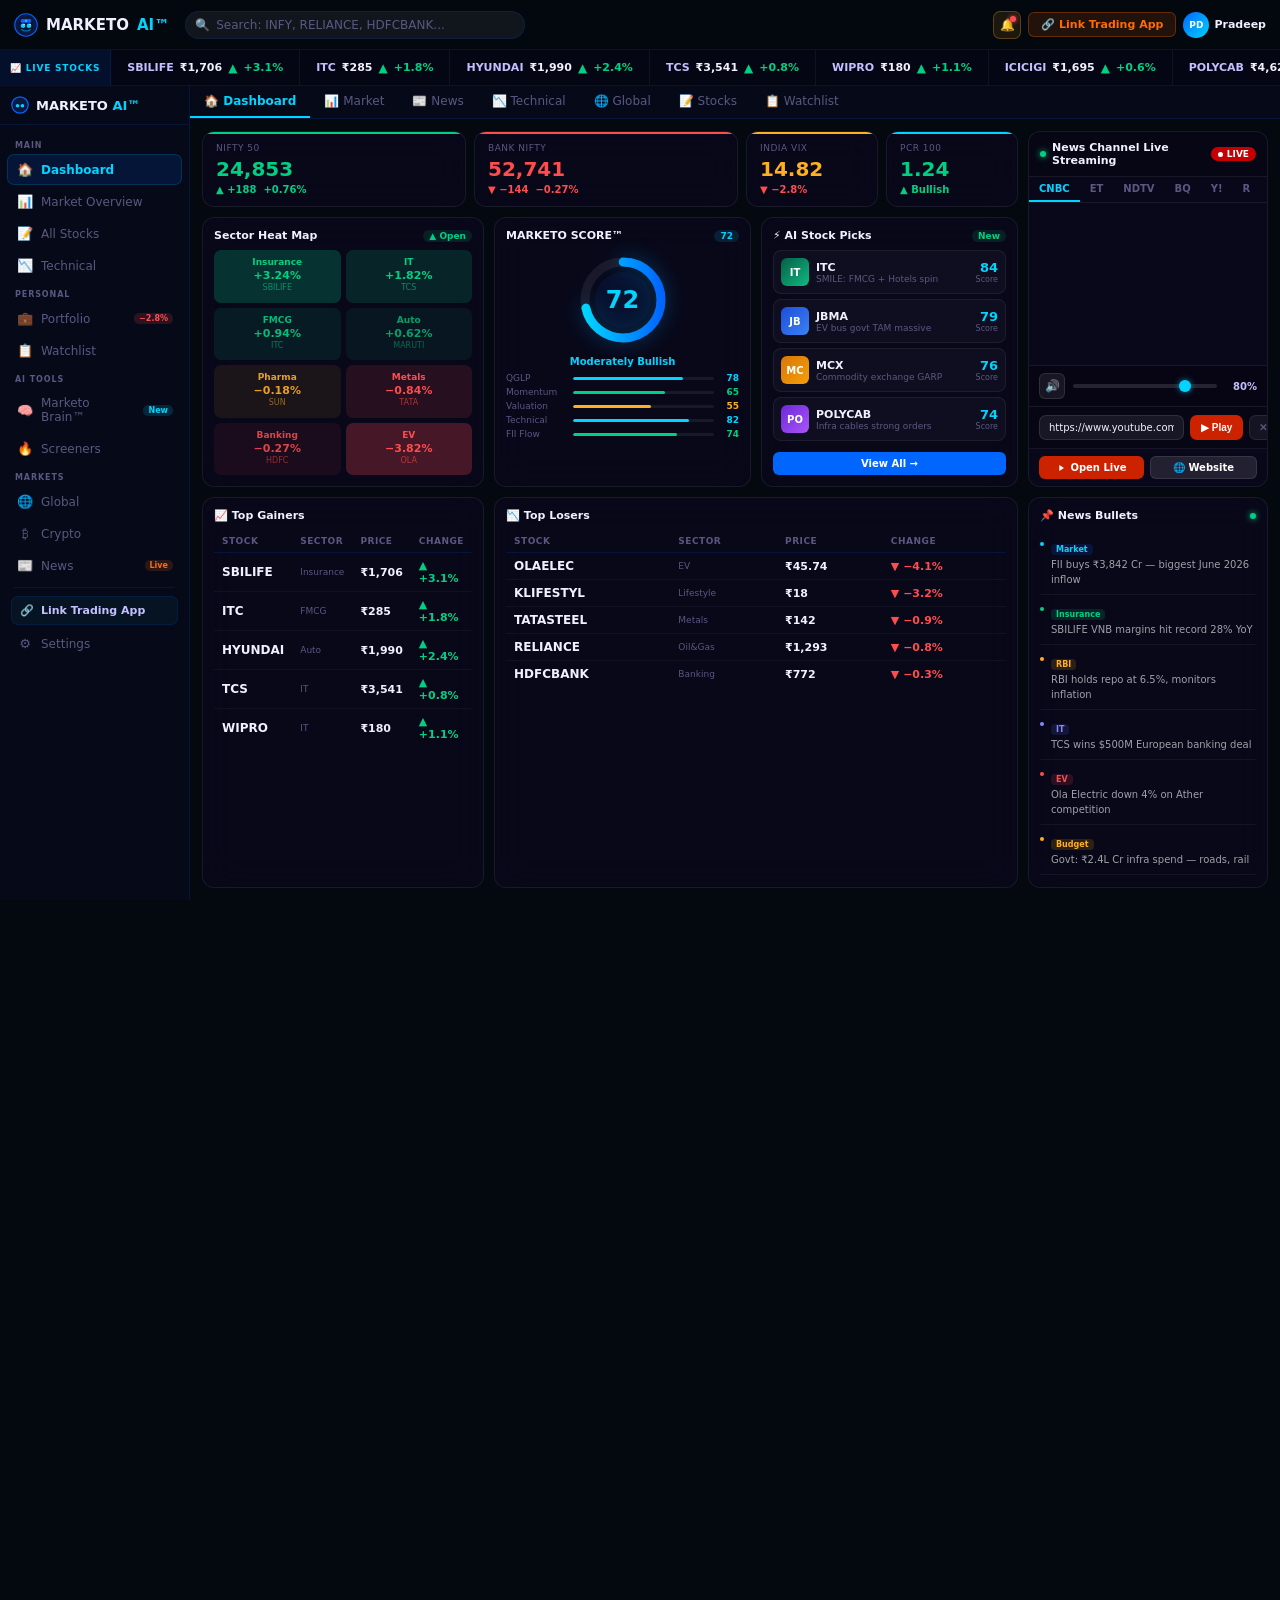
<file: dashboard.html>
<!DOCTYPE html>
<html lang="en">
<head>
<meta charset="UTF-8">
<meta name="viewport" content="width=device-width,initial-scale=1.0">
<title>Dashboard — MARKETO AI™</title>
<style>
*,*::before,*::after{box-sizing:border-box;margin:0;padding:0}
html,body{height:100%;overflow:hidden}
body{font-family:'Inter','Segoe UI',system-ui,sans-serif;background:#04080F;color:#F1F0FF;-webkit-font-smoothing:antialiased}
a{text-decoration:none;color:inherit}
:root{
  --bg:#04080F;--bg2:#060918;--card:rgba(11,9,32,.92);--card2:#12103A;
  --blue:#0066FF;--cyan:#00D4FF;--purple:#A855F7;
  --ok:#00D084;--bad:#FF4D4F;--warn:#FFB020;--orange:#FF6B00;
  --text:#F1F0FF;--text2:#C4C0FF;--muted:#5A5880;
  --bdr:rgba(0,100,255,.14);--bdr2:rgba(0,212,255,.28);
  --fd:'Space Grotesk','Inter',system-ui;
}
::-webkit-scrollbar{width:3px;height:3px}
::-webkit-scrollbar-track{background:transparent}
::-webkit-scrollbar-thumb{background:rgba(0,150,255,.3);border-radius:2px}

/* ═══════════════════════════════════
   SHELL: topbar → hticker → body
═══════════════════════════════════ */
.shell{
  display:grid;
  grid-template-rows:50px 36px 1fr;
  height:100vh;overflow:hidden;
}

/* ────────────────────────────────
   TOP BAR
──────────────────────────────── */
.topbar{
  display:flex;align-items:center;gap:10px;padding:0 14px;
  background:rgba(4,8,15,.98);border-bottom:1px solid var(--bdr);z-index:300;
}
.logo{display:flex;align-items:center;gap:8px;font-family:var(--fd);font-size:15px;font-weight:800;color:var(--text);flex-shrink:0;text-decoration:none}
.logo .ai{color:var(--cyan)}
/* Search */
.srchwrap{flex:1;max-width:340px;position:relative;margin:0 6px}
.srchinp{width:100%;background:rgba(255,255,255,.06);border:1px solid var(--bdr);border-radius:20px;padding:6px 12px 6px 30px;color:var(--text);font-size:12px;outline:none;font-family:inherit;transition:all .2s}
.srchinp:focus{border-color:var(--bdr2);background:rgba(255,255,255,.09);border-radius:8px}
.srchinp::placeholder{color:var(--muted)}
.srch-ico{position:absolute;left:10px;top:50%;transform:translateY(-50%);font-size:12px;pointer-events:none}
.srch-drop{position:absolute;top:calc(100% + 5px);left:0;right:0;background:#0D0B2A;border:1px solid var(--bdr2);border-radius:10px;overflow:hidden;z-index:9999;display:none;box-shadow:0 16px 48px rgba(0,0,0,.75)}
.srch-drop.open{display:block}
.sri{display:flex;align-items:center;justify-content:space-between;padding:9px 13px;cursor:pointer;border-bottom:1px solid rgba(255,255,255,.04);transition:background .15s;font-size:12px}
.sri:last-child{border-bottom:none}
.sri:hover{background:rgba(0,100,255,.14)}
.sri-n{font-weight:700;color:var(--text)}.sri-s{font-size:10px;color:var(--muted)}
.sri-p{font-weight:700;color:var(--cyan)}.sri-c{font-size:10px;font-weight:600}
.top-r{display:flex;align-items:center;gap:7px;margin-left:auto;flex-shrink:0}
.btn{display:inline-flex;align-items:center;gap:5px;padding:5px 12px;border-radius:6px;font-size:11px;font-weight:600;cursor:pointer;border:1px solid transparent;transition:all .2s;font-family:inherit;white-space:nowrap;text-decoration:none}
.btn-blue{background:var(--blue);color:#fff}.btn-blue:hover{background:#0052CC}
.btn-ghost{background:transparent;color:var(--text2);border-color:var(--bdr2)}.btn-ghost:hover{background:rgba(0,100,255,.1);color:#fff}
.btn-orange{background:rgba(255,107,0,.12);color:var(--orange);border-color:rgba(255,107,0,.3)}.btn-orange:hover{background:rgba(255,107,0,.2)}
.bell{width:28px;height:28px;border-radius:7px;background:rgba(255,176,32,.1);border:1px solid rgba(255,176,32,.28);display:flex;align-items:center;justify-content:center;cursor:pointer;font-size:12px;position:relative;flex-shrink:0}
.bell-dot{position:absolute;top:4px;right:4px;width:6px;height:6px;border-radius:50%;background:var(--bad);box-shadow:0 0 5px var(--bad)}
.avt{width:26px;height:26px;border-radius:50%;background:linear-gradient(135deg,#0066FF,#00D4FF);display:flex;align-items:center;justify-content:center;font-size:9px;font-weight:800;color:#fff}
/* TOP-RIGHT nav pills */
.top-nav{display:flex;align-items:center;gap:4px;margin:0 6px}
.tp{padding:4px 10px;border-radius:5px;font-size:11px;font-weight:500;color:var(--muted);cursor:pointer;transition:all .15s;white-space:nowrap}
.tp:hover{color:var(--text);background:rgba(255,255,255,.06)}
.tp.on{color:var(--cyan);background:rgba(0,212,255,.08);font-weight:600}

/* ────────────────────────────────
   HORIZONTAL STOCK TICKER
──────────────────────────────── */
.hticker{
  display:flex;align-items:center;
  background:rgba(5,8,20,.98);border-bottom:1px solid var(--bdr);
  overflow:hidden;
}
.hticker-lbl{
  font-size:9px;font-weight:800;color:var(--cyan);text-transform:uppercase;letter-spacing:.8px;
  padding:0 10px;flex-shrink:0;white-space:nowrap;height:100%;display:flex;align-items:center;
  background:rgba(0,100,255,.1);border-right:1px solid var(--bdr);
}
.hticker-track{flex:1;overflow:hidden;position:relative;height:100%}
.hticker-inner{
  display:inline-flex;gap:0;white-space:nowrap;height:100%;align-items:center;
  animation:htick 55s linear infinite;
}
.hticker-inner.paused{animation-play-state:paused!important}
@keyframes htick{from{transform:translateX(0)}to{transform:translateX(-50%)}}
.hti{
  display:inline-flex;align-items:center;gap:6px;
  padding:0 16px;height:100%;cursor:pointer;
  border-right:1px solid rgba(255,255,255,.05);
  transition:background .15s;flex-shrink:0;
}
.hti:hover{background:rgba(0,100,255,.16)}
.hti-name{font-size:11px;font-weight:700;color:var(--text2)}
.hti-price{font-size:11px;font-weight:700;color:var(--text)}
.hti-arr{font-size:12px;font-weight:900;line-height:1}
.hti-chg{font-size:11px;font-weight:700}

/* ────────────────────────────────
   BODY: [sidebar 190px] [main]
──────────────────────────────── */
.body{display:grid;grid-template-columns:190px 1fr;height:100%;overflow:hidden}

/* ────────────────────────────────
   SIDEBAR (Navigation Panel)
──────────────────────────────── */
.sidebar{
  background:var(--bg2);border-right:1px solid var(--bdr);
  overflow-y:auto;display:flex;flex-direction:column;
}
.sb-brand{
  display:flex;align-items:center;gap:7px;padding:10px 11px;
  border-bottom:1px solid var(--bdr);flex-shrink:0;
}
.sb-brand-name{font-family:var(--fd);font-size:13px;font-weight:800;color:var(--text)}
.sb-brand-name span{color:var(--cyan)}
.sbnav{padding:8px 7px;display:flex;flex-direction:column;gap:1px}
.sg{font-size:8px;font-weight:700;color:var(--muted);text-transform:uppercase;letter-spacing:.9px;padding:8px 8px 3px}
.sl{display:flex;align-items:center;gap:7px;padding:7px 8px;border-radius:7px;font-size:12px;font-weight:500;color:var(--muted);cursor:pointer;transition:all .14s;text-decoration:none;border:1px solid transparent}
.sl:hover{background:rgba(0,100,255,.09);color:var(--text)}
.sl.on{background:rgba(0,100,255,.14);color:var(--cyan);font-weight:600;border-color:rgba(0,212,255,.15)}
.sl-ic{font-size:13px;width:18px;text-align:center;flex-shrink:0}
.stag{margin-left:auto;font-size:8px;font-weight:700;padding:1px 5px;border-radius:5px}
.tag-c{background:rgba(0,212,255,.15);color:var(--cyan)}.tag-g{background:rgba(0,208,132,.15);color:var(--ok)}
.tag-r{background:rgba(255,77,79,.15);color:var(--bad)}.tag-o{background:rgba(255,107,0,.15);color:var(--orange)}
.sdiv{height:1px;background:var(--bdr);margin:5px 7px}
.sact{display:flex;align-items:center;gap:7px;padding:7px 8px;border-radius:7px;font-size:11px;font-weight:600;color:var(--text2);cursor:pointer;transition:all .14s;background:rgba(0,212,255,.05);border:1px solid var(--bdr);margin:2px 4px}
.sact:hover{color:var(--text);border-color:var(--bdr2)}

/* ────────────────────────────────
   MAIN AREA
──────────────────────────────── */
.main{display:flex;flex-direction:column;overflow:hidden}

/* PAGE TABS */
.tabs{display:flex;border-bottom:1px solid var(--bdr);background:var(--bg2);flex-shrink:0;overflow-x:auto;scrollbar-width:none}
.tabs::-webkit-scrollbar{display:none}
.tab{padding:8px 14px;font-size:12px;font-weight:500;color:var(--muted);cursor:pointer;transition:all .18s;border-bottom:2px solid transparent;white-space:nowrap}
.tab:hover{color:var(--text)}
.tab.on{color:var(--cyan);border-bottom-color:var(--cyan);font-weight:600}

/* PAGES */
.page{display:none;flex:1;overflow-y:auto;padding:12px}
.page.on{display:block}

/* ────────────────────────────────
   DASHBOARD GRID (exact wireframe)
   ┌──────────────────────┬────────────┐
   │ Nifty | BNifty | VIX | CNBC Live  │
   │ PCR                  │            │
   ├──────┬──────┬────────┤            │
   │Hmap  │Score │AI Picks│            │
   ├──────┴──────┴────────┼────────────┤
   │ Top Gainers │ Losers │ News Bullet│
   └─────────────┴────────┴────────────┘
──────────────────────────────── */
.dash-grid{
  display:grid;
  grid-template-columns:1fr 1fr 1fr 240px;
  grid-template-rows:auto auto 1fr;
  gap:10px;
  height:100%;
  /* row 1: stats, row 2: heatmap+score+picks, row 3: gainers+losers+newsbullets */
}

/* Stats row (col 1-3) */
.dash-stats{grid-column:1/4;grid-row:1;display:grid;grid-template-columns:2fr 2fr 1fr 1fr;gap:8px}

/* Right column (CNBC) spans rows 1-2 */
.dash-right{grid-column:4;grid-row:1/3;display:flex;flex-direction:column;gap:8px}

/* Middle row */
.dash-hmap{grid-column:1;grid-row:2}
.dash-score{grid-column:2;grid-row:2}
.dash-picks{grid-column:3;grid-row:2}

/* Bottom row */
.dash-gainers{grid-column:1/2;grid-row:3;min-height:0}
.dash-losers {grid-column:2/4;grid-row:3;min-height:0}
.dash-news   {grid-column:4;grid-row:3;min-height:0}

/* ────────────────────────────────
   GLASS CARD
──────────────────────────────── */
.gc{
  background:rgba(10,8,28,.88);
  backdrop-filter:blur(18px);-webkit-backdrop-filter:blur(18px);
  border:1px solid rgba(255,255,255,.07);
  border-radius:12px;padding:11px;
  transition:border-color .2s,box-shadow .2s;display:flex;flex-direction:column;
}
.gc:hover{border-color:rgba(0,180,255,.2)}
.gc-t{font-family:var(--fd);font-size:11px;font-weight:700;color:var(--text);margin-bottom:8px;display:flex;align-items:center;justify-content:space-between;flex-shrink:0}
.chip{display:inline-block;padding:1px 6px;border-radius:6px;font-size:9px;font-weight:700}
.chip-g{background:rgba(0,208,132,.12);color:var(--ok)}.chip-b{background:rgba(255,77,79,.12);color:var(--bad)}
.chip-c{background:rgba(0,212,255,.12);color:var(--cyan)}.chip-w{background:rgba(255,176,32,.12);color:var(--warn)}
.ldot{width:6px;height:6px;border-radius:50%;background:var(--ok);box-shadow:0 0 6px var(--ok);animation:ldP 2s infinite;display:inline-block;flex-shrink:0}
@keyframes ldP{0%,100%{transform:scale(1)}50%{transform:scale(1.5)}}

/* ────────────────────────────────
   STAT CARDS
──────────────────────────────── */
.stat{
  background:rgba(10,8,28,.88);backdrop-filter:blur(16px);
  border:1px solid rgba(255,255,255,.07);border-radius:12px;
  padding:11px 13px;position:relative;overflow:hidden;transition:all .2s;
}
.stat:hover{border-color:rgba(0,212,255,.2);transform:translateY(-1px)}
.stat::before{content:'';position:absolute;top:0;left:0;right:0;height:2px}
.s-ok::before{background:var(--ok)}.s-bad::before{background:var(--bad)}
.s-warn::before{background:var(--warn)}.s-cyan::before{background:var(--cyan)}
.stat-l{font-size:9px;color:var(--muted);text-transform:uppercase;letter-spacing:.5px;margin-bottom:4px}
.stat-v{font-size:clamp(14px,2vw,20px);font-weight:800;font-family:var(--fd);margin-bottom:3px}
.stat-c{font-size:10px;font-weight:600}

/* ────────────────────────────────
   SECTOR HEATMAP
──────────────────────────────── */
.hmap{display:grid;grid-template-columns:1fr 1fr;gap:5px;flex:1}
.hm{border-radius:7px;padding:7px 6px;text-align:center;cursor:pointer;transition:transform .15s}
.hm:hover{transform:scale(1.06)}
.hm-n{font-size:9px;font-weight:700;margin-bottom:2px}
.hm-v{font-size:11px;font-weight:800;font-family:var(--fd)}
.hm-s{font-size:8px;margin-top:1px;opacity:.6}

/* ────────────────────────────────
   MARKETO SCORE DONUT
──────────────────────────────── */
.donut-wrap{flex:1;display:flex;flex-direction:column;align-items:center;gap:6px;justify-content:center}
.donut-rel{position:relative;display:flex;align-items:center;justify-content:center}
.donut-num{font-size:24px;font-weight:900;font-family:var(--fd);color:var(--cyan);position:absolute}
.sbr{display:flex;align-items:center;gap:5px;font-size:10px;margin-bottom:4px}
.sbl{color:var(--muted);width:62px;flex-shrink:0;font-size:9px}
.sbw{flex:1;height:3px;background:rgba(255,255,255,.07);border-radius:2px;overflow:hidden}
.sbf{height:100%;border-radius:2px}.sbv{width:20px;text-align:right;font-weight:700;font-size:9px;flex-shrink:0}

/* ────────────────────────────────
   AI PICKS
──────────────────────────────── */
.pick{display:flex;align-items:center;gap:7px;padding:7px;border-radius:8px;background:rgba(255,255,255,.03);border:1px solid rgba(255,255,255,.06);margin-bottom:5px;cursor:pointer;transition:all .15s}
.pick:hover{border-color:var(--bdr2);background:rgba(0,100,255,.07)}
.pav{width:28px;height:28px;border-radius:6px;display:flex;align-items:center;justify-content:center;font-size:10px;font-weight:700;color:#fff;flex-shrink:0}
.pn{font-size:11px;font-weight:600;color:var(--text)}.pw{font-size:9px;color:var(--muted)}
.psc{margin-left:auto;text-align:right;flex-shrink:0}
.psn{font-size:13px;font-weight:800;font-family:var(--fd);color:var(--cyan)}.psl{font-size:8px;color:var(--muted)}

/* ────────────────────────────────
   GAINERS / LOSERS TABLE
──────────────────────────────── */
.tbl{width:100%;border-collapse:collapse}
.tbl th{font-size:9px;font-weight:700;color:var(--muted);text-transform:uppercase;letter-spacing:.5px;padding:6px 8px;text-align:left;border-bottom:1px solid var(--bdr)}
.tbl td{padding:6px 8px;font-size:11px;border-bottom:1px solid rgba(255,255,255,.04)}
.tbl tr:last-child td{border-bottom:none}
.tbl tr:hover td{background:rgba(0,100,255,.05)}
.sn{font-weight:600;color:var(--text);font-size:12px}.ss{font-size:9px;color:var(--muted)}
.sig{display:inline-block;padding:1px 6px;border-radius:4px;font-size:9px;font-weight:700}
.sig-b{background:rgba(0,208,132,.12);color:var(--ok)}.sig-h{background:rgba(255,176,32,.12);color:var(--warn)}.sig-e{background:rgba(255,77,79,.12);color:var(--bad)}

/* ────────────────────────────────
   NEWS BULLETS
──────────────────────────────── */
.news-bullet{display:flex;gap:7px;padding:7px 0;border-bottom:1px solid rgba(255,255,255,.05)}
.news-bullet:last-child{border-bottom:none}
.nb-dot{width:4px;height:4px;border-radius:50%;background:var(--cyan);flex-shrink:0;margin-top:5px}
.nb-txt{font-size:10px;color:rgba(255,255,255,.62);line-height:1.5}
.nb-tag{display:inline-block;font-size:8px;font-weight:700;padding:1px 5px;border-radius:4px;margin-bottom:2px}

/* ────────────────────────────────
   RIGHT COLUMN: CNBC Live Streaming
──────────────────────────────── */
.cnbc-section{
  background:rgba(10,8,28,.9);backdrop-filter:blur(18px);
  border:1px solid rgba(255,255,255,.07);border-radius:12px;
  overflow:hidden;display:flex;flex-direction:column;
}
.cnbc-hd{
  display:flex;align-items:center;justify-content:space-between;
  padding:9px 11px;border-bottom:1px solid rgba(255,255,255,.07);flex-shrink:0;
  background:rgba(0,0,0,.2);
}
.cnbc-hd-t{font-family:var(--fd);font-size:11px;font-weight:700;color:var(--text);display:flex;align-items:center;gap:6px}
.live-pill{display:flex;align-items:center;gap:4px;background:rgba(220,0,0,.9);color:#fff;font-size:9px;font-weight:800;padding:2px 7px;border-radius:10px}
.live-d{width:5px;height:5px;border-radius:50%;background:#fff;animation:ldP 1s infinite}

/* Channel selector tabs */
.ch-tabs{display:flex;gap:0;border-bottom:1px solid rgba(255,255,255,.07);flex-shrink:0;overflow-x:auto;scrollbar-width:none}
.ch-tabs::-webkit-scrollbar{display:none}
.ch-tab{padding:6px 10px;font-size:10px;font-weight:600;color:var(--muted);cursor:pointer;transition:all .15s;border-bottom:2px solid transparent;white-space:nowrap;flex-shrink:0}
.ch-tab:hover{color:var(--text)}
.ch-tab.on{color:var(--cyan);border-bottom-color:var(--cyan)}

/* Player area */
.ch-player-wrap{flex:1;position:relative;min-height:0}
.ch-iframe{width:100%;height:100%;border:none;display:none}
.ch-iframe.on{display:block}
.ch-iframe iframe{width:100%!important;height:100%!important;display:block}
.ch-placeholder{
  position:absolute;inset:0;display:flex;flex-direction:column;
  align-items:center;justify-content:center;gap:10px;padding:16px;
}
.ch-placeholder.hidden{display:none}
.ch-logo{width:56px;height:56px;border-radius:14px;display:flex;align-items:center;justify-content:center;font-size:14px;font-weight:900;color:#fff;box-shadow:0 4px 16px rgba(0,0,0,.5)}
.ch-pname{font-size:13px;font-weight:700;color:var(--text)}
.ch-pdesc{font-size:10px;color:var(--muted);text-align:center;line-height:1.5}
/* Volume controls */
.ch-vol-row{
  display:none;align-items:center;gap:8px;padding:7px 10px;
  border-top:1px solid rgba(255,255,255,.07);background:rgba(0,0,0,.25);flex-shrink:0;
}
.ch-vol-btn{
  width:26px;height:26px;border-radius:6px;background:rgba(255,255,255,.07);
  border:1px solid rgba(255,255,255,.1);color:var(--text);font-size:12px;cursor:pointer;
  flex-shrink:0;transition:all .15s;display:flex;align-items:center;justify-content:center;
}
.ch-vol-btn:hover{background:rgba(0,212,255,.15);border-color:var(--bdr2)}
.ch-vol-slider{
  flex:1;height:4px;-webkit-appearance:none;appearance:none;background:rgba(255,255,255,.12);
  border-radius:2px;outline:none;cursor:pointer;
}
.ch-vol-slider::-webkit-slider-thumb{
  -webkit-appearance:none;appearance:none;width:12px;height:12px;border-radius:50%;
  background:var(--cyan);cursor:pointer;box-shadow:0 0 6px rgba(0,212,255,.6);
}
.ch-vol-slider::-moz-range-thumb{
  width:12px;height:12px;border-radius:50%;background:var(--cyan);cursor:pointer;border:none;
  box-shadow:0 0 6px rgba(0,212,255,.6);
}
.ch-vol-pct{font-size:10px;font-weight:700;color:var(--text2);width:32px;text-align:right;flex-shrink:0}
/* URL paste row */
.ch-paste-row{
  display:flex;gap:6px;padding:8px 10px;border-top:1px solid rgba(255,255,255,.07);
  background:rgba(0,0,0,.2);flex-shrink:0;
}
.ch-url-inp{
  flex:1;background:rgba(255,255,255,.07);border:1px solid rgba(255,255,255,.1);
  border-radius:7px;padding:6px 9px;color:var(--text);font-size:10px;outline:none;
  font-family:inherit;transition:border-color .2s;
}
.ch-url-inp:focus{border-color:var(--bdr2)}
.ch-url-inp::placeholder{color:var(--muted)}
.ch-play-btn{
  padding:6px 11px;border-radius:7px;font-size:10px;font-weight:700;
  color:#fff;border:none;cursor:pointer;transition:all .18s;flex-shrink:0;
}
.ch-play-btn:hover{filter:brightness(1.15);transform:scale(1.03)}
.ch-clear-btn{
  padding:6px 9px;border-radius:7px;font-size:10px;font-weight:700;
  color:var(--muted);background:rgba(255,255,255,.06);border:1px solid rgba(255,255,255,.08);
  cursor:pointer;transition:all .18s;flex-shrink:0;
}
.ch-clear-btn:hover{color:var(--text);background:rgba(255,255,255,.12)}
/* Open links */
.ch-links{display:flex;gap:6px;padding:7px 10px;border-top:1px solid rgba(255,255,255,.05);flex-shrink:0}
.ch-link{flex:1;display:flex;align-items:center;justify-content:center;gap:4px;padding:5px;border-radius:6px;font-size:10px;font-weight:700;color:#fff;text-decoration:none;transition:all .18s}
.ch-link:hover{filter:brightness(1.15)}

/* ────────────────────────────────
   BROKER MODAL
──────────────────────────────── */
.mbg{position:fixed;inset:0;background:rgba(0,0,0,.85);z-index:1000;display:none;align-items:center;justify-content:center;backdrop-filter:blur(10px)}
.mbg.open{display:flex}
/* ── RESEARCH PANEL ── */
.rsch-bg{position:fixed;inset:0;background:rgba(0,0,0,.88);z-index:1100;display:none;align-items:center;justify-content:center;backdrop-filter:blur(12px);padding:24px}
.rsch-bg.open{display:flex}
.rsch-modal{background:#08061C;border:1px solid var(--bdr2);border-radius:18px;max-width:760px;width:100%;max-height:88vh;display:flex;flex-direction:column;box-shadow:0 30px 100px rgba(0,0,0,.9);overflow:hidden}
.rsch-hd{display:flex;align-items:center;gap:12px;padding:16px 20px;border-bottom:1px solid var(--bdr);background:linear-gradient(135deg,rgba(0,100,255,.1),rgba(168,85,247,.06));flex-shrink:0}
.rsch-hd-icon{width:38px;height:38px;border-radius:10px;background:linear-gradient(135deg,#0066FF,#00D4FF);display:flex;align-items:center;justify-content:center;font-size:18px;flex-shrink:0}
.rsch-hd-t{font-family:var(--fd);font-size:15px;font-weight:800;color:var(--text)}
.rsch-hd-s{font-size:11px;color:var(--muted)}
.rsch-close{margin-left:auto;background:transparent;border:none;color:var(--muted);font-size:22px;cursor:pointer;line-height:1;transition:color .2s}
.rsch-close:hover{color:var(--text)}
.rsch-body{flex:1;overflow-y:auto;padding:18px 22px}
.rsch-score-row{display:grid;grid-template-columns:repeat(4,1fr);gap:8px;margin-bottom:14px}
.rsch-score-card{background:rgba(255,255,255,.04);border:1px solid rgba(255,255,255,.07);border-radius:10px;padding:10px;text-align:center}
.rsch-score-v{font-size:18px;font-weight:800;font-family:var(--fd)}
.rsch-score-l{font-size:9px;color:var(--muted);text-transform:uppercase;letter-spacing:.4px;margin-top:2px}
.rsch-verdict{display:flex;align-items:center;gap:10px;padding:12px 14px;border-radius:11px;margin-bottom:16px}
.rsch-verdict-icon{font-size:22px}
.rsch-verdict-t{font-size:13px;font-weight:800}
.rsch-verdict-s{font-size:11px;color:var(--text2);margin-top:1px}
.rsch-section{margin-bottom:16px}
.rsch-section-t{font-size:12px;font-weight:800;color:var(--cyan);margin-bottom:8px;display:flex;align-items:center;gap:6px;text-transform:uppercase;letter-spacing:.4px}
.rsch-grid2{display:grid;grid-template-columns:1fr 1fr;gap:8px}
.rsch-fact{display:flex;justify-content:space-between;padding:6px 0;border-bottom:1px solid rgba(255,255,255,.05);font-size:11.5px}
.rsch-fact:last-child{border-bottom:none}
.rsch-fact-l{color:var(--muted)}.rsch-fact-v{font-weight:700;color:var(--text)}
.rsch-list-item{display:flex;gap:8px;padding:5px 0;font-size:11.5px;color:var(--text2);line-height:1.6}
.rsch-list-dot{flex-shrink:0;margin-top:2px}
.rsch-guru-card{background:rgba(255,255,255,.03);border:1px solid rgba(255,255,255,.06);border-radius:10px;padding:10px 12px;margin-bottom:7px}
.rsch-guru-name{font-size:11.5px;font-weight:700;color:var(--text);margin-bottom:4px}
.rsch-guru-verdict{font-size:10px;font-weight:700;padding:1px 7px;border-radius:5px;display:inline-block}
.rsch-cta{background:rgba(0,212,255,.06);border:1px solid rgba(0,212,255,.18);border-radius:11px;padding:12px 14px;text-align:center;margin-top:6px}
.rsch-cta-btn{display:inline-flex;align-items:center;gap:6px;padding:8px 16px;border-radius:8px;background:var(--blue);color:#fff;font-size:12px;font-weight:700;cursor:pointer;border:none;font-family:inherit;transition:all .2s;margin-top:8px}
.rsch-cta-btn:hover{background:#0052CC}
.rsch-loading{display:flex;flex-direction:column;align-items:center;gap:12px;padding:60px 20px;color:var(--muted)}
.rsch-spinner{width:32px;height:32px;border-radius:50%;border:3px solid rgba(0,212,255,.15);border-top-color:var(--cyan);animation:rschspin .8s linear infinite}
@keyframes rschspin{to{transform:rotate(360deg)}}
.sri-research{display:flex;align-items:center;gap:5px;font-size:9.5px;font-weight:700;color:var(--cyan);padding:3px 8px;border-radius:6px;border:1px solid rgba(0,212,255,.25);background:rgba(0,212,255,.06);margin-top:2px;width:fit-content}
.sri-research:hover{background:rgba(0,212,255,.14)}
.modal{background:#0A0824;border:1px solid var(--bdr2);border-radius:20px;padding:24px;max-width:480px;width:92%;position:relative;box-shadow:0 24px 80px rgba(0,0,0,.9)}
.modal-x{position:absolute;top:12px;right:14px;background:transparent;border:none;color:var(--muted);font-size:20px;cursor:pointer;line-height:1;transition:color .2s}
.modal-x:hover{color:var(--text)}
.modal-t{font-family:var(--fd);font-size:16px;font-weight:700;color:var(--text);margin-bottom:4px}
.modal-s{font-size:12px;color:var(--muted);margin-bottom:16px;line-height:1.6}
.broker-g{display:grid;grid-template-columns:repeat(3,1fr);gap:8px}
.bkr{display:flex;flex-direction:column;align-items:center;gap:5px;padding:13px 8px;border-radius:12px;background:rgba(255,255,255,.04);border:1px solid rgba(255,255,255,.07);cursor:pointer;transition:all .22s}
.bkr:hover{border-color:rgba(255,255,255,.22);transform:translateY(-3px);box-shadow:0 8px 24px rgba(0,0,0,.4)}
.bkr-logo{width:46px;height:46px;border-radius:11px;display:flex;align-items:center;justify-content:center;font-weight:900;color:#fff;box-shadow:0 4px 12px rgba(0,0,0,.35)}
.bkr-name{font-size:11px;font-weight:700;color:var(--text);text-align:center}
.bkr-type{font-size:9px;color:var(--muted);text-align:center}

/* ── MARKETO AGENT ── */
.mk-float{position:fixed;bottom:16px;right:16px;z-index:600;display:flex;flex-direction:column;align-items:flex-end;gap:6px}
.mk-bubble{background:#0A0824;border:1.5px solid var(--bdr2);border-radius:10px 10px 0 10px;padding:8px 12px;font-size:11px;color:var(--cyan);font-weight:500;max-width:190px;text-align:right;line-height:1.5;display:none}
.mk-btn{background:transparent;border:none;cursor:pointer;padding:0;filter:drop-shadow(0 0 14px rgba(0,150,255,.55));transition:transform .2s}
.mk-btn:hover{transform:scale(1.1)}
.mk-anim{animation:mkflt 3.5s ease-in-out infinite}
/* ── Real floating chat panel ── */
.mk-chat-panel{
  position:fixed;bottom:84px;right:16px;z-index:650;
  width:320px;max-height:440px;background:#0A0824;
  border:1px solid var(--bdr2);border-radius:14px;
  box-shadow:0 20px 60px rgba(0,0,0,.6);
  display:none;flex-direction:column;overflow:hidden;
}
.mk-chat-panel.open{display:flex}
.mk-chat-hd{
  display:flex;align-items:center;gap:8px;padding:10px 12px;
  background:linear-gradient(135deg,rgba(0,100,255,.12),rgba(0,212,255,.06));
  border-bottom:1px solid var(--bdr);flex-shrink:0;
}
.mk-chat-av{width:30px;height:30px;border-radius:50%;background:linear-gradient(135deg,#0066FF,#00D4FF);display:flex;align-items:center;justify-content:center;font-size:14px;flex-shrink:0}
.mk-chat-hd-t{font-size:12px;font-weight:700;color:var(--text)}
.mk-chat-hd-s{font-size:9px;color:var(--ok);display:flex;align-items:center;gap:4px}
.mk-chat-hd-dot{width:5px;height:5px;border-radius:50%;background:var(--ok);box-shadow:0 0 5px var(--ok)}
.mk-chat-x{margin-left:auto;background:transparent;border:none;color:var(--muted);font-size:16px;cursor:pointer;line-height:1;padding:2px}
.mk-chat-x:hover{color:var(--text)}
.mk-chat-body{flex:1;overflow-y:auto;padding:10px 12px;display:flex;flex-direction:column;gap:8px;min-height:160px;max-height:240px}
.mk-cmsg{max-width:85%;padding:8px 11px;border-radius:10px;font-size:11.5px;line-height:1.55}
.mk-cmsg.bot{background:rgba(255,255,255,.05);border:1px solid rgba(255,255,255,.07);color:var(--text);align-self:flex-start;border-bottom-left-radius:3px}
.mk-cmsg.user{background:linear-gradient(135deg,#0052CC,#0066FF);color:#fff;align-self:flex-end;border-bottom-right-radius:3px}
.mk-chat-sq{display:flex;gap:5px;flex-wrap:wrap;padding:6px 12px;border-top:1px solid rgba(255,255,255,.06);flex-shrink:0}
.mk-sq-chip{padding:4px 9px;border-radius:12px;font-size:10px;font-weight:500;color:var(--cyan);border:1px solid rgba(0,212,255,.22);cursor:pointer;transition:all .15s;background:transparent}
.mk-sq-chip:hover{background:rgba(0,212,255,.08)}
.mk-chat-inp-row{display:flex;gap:6px;padding:8px 10px;border-top:1px solid var(--bdr);flex-shrink:0;background:rgba(0,0,0,.2)}
.mk-chat-inp{flex:1;background:rgba(255,255,255,.07);border:1px solid var(--bdr);border-radius:8px;padding:7px 10px;color:var(--text);font-size:11px;outline:none;font-family:inherit;transition:border-color .2s}
.mk-chat-inp:focus{border-color:var(--bdr2)}
.mk-chat-send{width:32px;height:32px;border-radius:8px;background:var(--blue);border:none;color:#fff;font-size:13px;cursor:pointer;flex-shrink:0;transition:all .2s}
.mk-chat-send:hover{background:#0052CC}
.mk-typing{display:flex;align-items:center;gap:4px;padding:8px 11px;background:rgba(255,255,255,.05);border:1px solid rgba(255,255,255,.07);border-radius:10px;border-bottom-left-radius:3px;align-self:flex-start;width:fit-content}
.mk-tdot{width:5px;height:5px;border-radius:50%;background:var(--cyan);animation:mktd 1.2s ease-in-out infinite}
.mk-tdot:nth-child(2){animation-delay:.2s}.mk-tdot:nth-child(3){animation-delay:.4s}
@keyframes mktd{0%,60%,100%{transform:translateY(0);opacity:.3}30%{transform:translateY(-4px);opacity:1}}

@keyframes mkflt{0%,100%{transform:translateY(0)}50%{transform:translateY(-12px)}}
@keyframes mke{0%,82%,100%{transform:scaleY(1)}88%{transform:scaleY(.07)}}
@keyframes mkch{0%,100%{opacity:.65}50%{opacity:1}}
.mke1{animation:mke 4s ease-in-out infinite;transform-origin:50% 50%}
.mke2{animation:mke 4s ease-in-out infinite .26s;transform-origin:50% 50%}
.mkcs{animation:mkch 2s ease-in-out infinite}

/* ── RESPONSIVE ── */
@media(max-width:1200px){.dash-grid{grid-template-columns:1fr 1fr 240px}.dash-stats{grid-column:1/3}.dash-picks{grid-column:2;grid-row:2}.dash-hmap{grid-row:2}.dash-score{grid-row:3;grid-column:1}.dash-gainers{grid-row:4;grid-column:1/3}.dash-losers{grid-row:4;grid-column:1/3}.dash-news{grid-row:3;grid-column:2}.dash-right{grid-column:3;grid-row:1/5}}
@media(max-width:900px){.body{grid-template-columns:1fr}.sidebar{display:none}}

/* ══ CHARACTER ENGINE STYLES ══ */
.mk-char{display:flex;flex-direction:column;align-items:center;cursor:pointer;position:relative;z-index:10;filter:drop-shadow(0 0 30px rgba(0,100,255,.4));transition:filter .4s}
.mk-char:hover{filter:drop-shadow(0 0 44px rgba(0,180,255,.6))}
.mk-ants{display:flex;gap:56px;margin-bottom:-4px;position:relative;z-index:3}
.mk-ant{display:flex;flex-direction:column;align-items:center}
.mk-ant-b{width:11px;height:11px;border-radius:50%;background:linear-gradient(135deg,#60C0FF,#0066FF);box-shadow:0 0 8px rgba(0,180,255,.8);animation:antG 2s ease-in-out infinite;transition:background .6s,box-shadow .6s}
.mk-ant:last-child .mk-ant-b{animation-delay:-.7s}
.mk-pulse-up .mk-ant-b{background:linear-gradient(135deg,#6EE7B7,#00D084)!important;box-shadow:0 0 8px rgba(0,208,132,.85)!important}
.mk-pulse-down .mk-ant-b{background:linear-gradient(135deg,#FCA5A5,#FF4D4F)!important;box-shadow:0 0 8px rgba(255,77,79,.85)!important}
.mk-ant-p{width:5px;height:20px;background:linear-gradient(to bottom,#5BA0E0,#1A3A8A);border-radius:2px}
.mk-hp{position:relative;width:158px;height:30px;margin-bottom:-10px;z-index:3}
.mk-hp-band{position:absolute;left:8px;right:8px;top:0;height:20px;border:0 solid transparent;border-top:9px solid #0A2E8A;border-left:7px solid transparent;border-right:7px solid transparent;border-radius:50% 50% 0 0/100% 100% 0 0}
.mk-hp-band::after{content:'';position:absolute;left:4px;right:4px;top:-7px;height:12px;border:0 solid transparent;border-top:5px solid #1A5AFF;border-left:5px solid transparent;border-right:5px solid transparent;border-radius:50% 50% 0 0/100% 100% 0 0}
.mk-hp-cup{position:absolute;bottom:0;width:26px;height:30px;border-radius:7px;background:linear-gradient(135deg,#1A5AFF,#0A2480);box-shadow:inset -2px -2px 5px rgba(0,0,0,.4),0 0 8px rgba(0,100,255,.3)}
.mk-hp-cup::after{content:'';position:absolute;inset:4px;border-radius:4px;background:radial-gradient(circle at 40% 35%,rgba(100,180,255,.35),rgba(0,20,100,.5))}
.mk-hp-l{left:0}.mk-hp-r{right:0}
.mk-head{width:152px;height:142px;border-radius:50% 50% 44% 44%/52% 52% 48% 48%;background:radial-gradient(ellipse at 33% 26%,rgba(255,255,255,.88) 0%,rgba(255,255,255,0) 52%),linear-gradient(155deg,#FFFFFF 0%,#EEF4FF 32%,#C8DEFF 65%,#8ABAFF 100%);position:relative;z-index:4;box-shadow:inset -7px -7px 18px rgba(0,0,80,.12),inset 4px 4px 12px rgba(255,255,255,.65)}
.mk-head::before{content:'';position:absolute;left:10%;right:10%;bottom:0;height:38%;background:linear-gradient(to top,rgba(80,140,255,.2),transparent);border-radius:0 0 50% 50%}
.mk-face{position:absolute;left:50%;top:44%;transform:translate(-50%,-50%);width:106px;height:80px;border-radius:14px;background:#000B1E;border:2px solid rgba(0,150,255,.4);box-shadow:0 0 12px rgba(0,100,255,.3),inset 0 0 18px rgba(0,0,40,.8);overflow:hidden;display:flex;flex-direction:column;align-items:center;justify-content:center;gap:7px}
.mk-face::before{content:'';position:absolute;inset:0;background:repeating-linear-gradient(0deg,transparent,transparent 11px,rgba(0,80,200,.05) 11px,rgba(0,80,200,.05) 12px),repeating-linear-gradient(90deg,transparent,transparent 11px,rgba(0,80,200,.05) 11px,rgba(0,80,200,.05) 12px)}
.mk-face::after{content:'';position:absolute;left:0;right:0;height:1.5px;background:linear-gradient(90deg,transparent,rgba(0,180,255,.55),transparent);animation:scan 3.5s linear infinite}
.mk-eyes{display:flex;gap:18px;align-items:center;position:relative;z-index:2}
.mk-eye{width:26px;height:26px;border-radius:50%;background:radial-gradient(circle at 34% 30%,#80EEFF 0%,#00D4FF 50%,#007AA0 100%);box-shadow:0 0 10px rgba(0,212,255,.85),0 0 22px rgba(0,180,255,.4);position:relative;animation:eblink 4s ease-in-out infinite;transition:background .4s,box-shadow .4s}
.mk-eye:last-child{animation-delay:.28s}
.mk-eye::before{content:'';position:absolute;width:8px;height:8px;border-radius:50%;background:rgba(255,255,255,.88);top:3px;left:5px}
.mk-eye::after{content:'';position:absolute;width:4px;height:4px;border-radius:50%;background:rgba(0,80,140,.55);bottom:5px;right:4px}
.mk-mouth{position:relative;z-index:2;width:40px;height:11px;overflow:hidden}
.mk-mc{position:absolute;width:40px;height:22px;border-radius:50%;border:2.5px solid rgba(0,180,255,.6);top:-11px;transition:all .4s}
.mk-neck{width:28px;height:10px;background:linear-gradient(to bottom,#C8DEFF,#90B8EE);border-radius:0 0 4px 4px;margin-top:-3px;z-index:3;position:relative}
.mk-bwrap{display:flex;align-items:flex-start;position:relative;z-index:4;margin-top:-2px}
.mk-arm{width:24px;display:flex;flex-direction:column;align-items:center;padding-top:7px;transition:transform .4s}
.mk-arm-u{width:18px;height:30px;border-radius:9px;background:linear-gradient(155deg,#E8F2FF,#B0CDFF);box-shadow:inset -2px -2px 5px rgba(0,0,80,.14)}
.mk-arm-lo{width:16px;height:24px;border-radius:7px;background:linear-gradient(155deg,#D0E4FF,#9ABCEE);margin-top:-2px;box-shadow:inset -1px -1px 4px rgba(0,0,80,.1)}
.mk-hand{width:20px;height:20px;border-radius:50%;background:linear-gradient(135deg,#FFFFFF,#D0E4FF);margin-top:-2px;box-shadow:0 2px 5px rgba(0,0,80,.14)}
.mk-arm-l{transform-origin:top right}.mk-arm-r{transform-origin:top left}
.mk-torso{width:100px;background:linear-gradient(155deg,#1A5AFF 0%,#0A2E8A 58%,#051A5E 100%);border-radius:16px 16px 20px 20px;position:relative;box-shadow:inset -4px -4px 11px rgba(0,0,0,.35),inset 3px 3px 9px rgba(80,140,255,.28),0 4px 18px rgba(0,60,200,.4);overflow:hidden}
.mk-torso-t{height:48px}.mk-torso-b{height:38px;background:linear-gradient(155deg,#0A2E8A,#051A5E);border-top:1px solid rgba(0,180,255,.18)}
.mk-torso::after{content:'';position:absolute;top:0;left:6px;width:36px;height:55%;background:linear-gradient(180deg,rgba(255,255,255,.1),transparent);border-radius:0 0 50% 50%}
.mk-chest{position:absolute;top:12px;left:50%;transform:translateX(-50%);width:34px;height:34px;border-radius:50%;background:radial-gradient(circle,rgba(0,80,200,.4),rgba(0,20,80,.7));border:2px solid rgba(0,180,255,.5);display:flex;align-items:center;justify-content:center;box-shadow:0 0 14px rgba(0,180,255,.5);animation:chestP 2.2s ease-in-out infinite}
.mk-chest-i{width:24px;height:24px;border-radius:50%;background:radial-gradient(circle,#00D4FF,#0066FF);display:flex;align-items:center;justify-content:center;font-size:11px;font-weight:900;color:#fff;font-family:system-ui}
.mk-belt{position:absolute;top:46px;left:0;right:0;height:4px;background:linear-gradient(90deg,#040E40,#1A5AFF,#040E40)}
.mk-buckle{position:absolute;left:50%;top:50%;transform:translate(-50%,-50%);width:12px;height:7px;background:radial-gradient(circle,#00D4FF,#0066FF);border-radius:2px}
.mk-legs{display:flex;gap:12px;justify-content:center;position:relative;z-index:4;margin-top:-2px}
.mk-leg{display:flex;flex-direction:column;align-items:center}
.mk-hoverring{
.mk-thigh{width:28px;height:26px;border-radius:4px 4px 0 0;background:linear-gradient(155deg,#1248CC,#0A2480);box-shadow:inset -2px 0 5px rgba(0,0,0,.25)}
.mk-shin{width:24px;height:24px;border-radius:0 0 4px 4px;background:linear-gradient(155deg,#1A5AFF,#0A2E8A);margin-top:-1px;box-shadow:inset -2px 0 5px rgba(0,0,0,.2)}
.mk-foot{width:32px;height:11px;border-radius:4px 4px 5px 5px;background:linear-gradient(135deg,#E8F2FF,#B0CDFF);margin-top:-1px;box-shadow:0 3px 7px rgba(0,0,80,.22)}
.mk-idle .mk-char{animation:mkFloat 3.6s ease-in-out infinite}
.mk-idle .mk-arm-l{animation:mkWave 2s ease-in-out infinite 2s}
.mk-think .mk-char{animation:mkTilt .95s ease-in-out infinite}
.mk-think .mk-arm-r{animation:mkThinkArm 1.8s ease-in-out infinite}
.mk-analyze .mk-char{animation:mkBreathe 2.2s ease-in-out infinite}
.mk-analyze .mk-arm-r{animation:mkPoint 2.5s ease-in-out infinite}
.mk-speak .mk-char{animation:mkBob 1.2s ease-in-out infinite}
.mk-speak .mk-arm-l{animation:mkGestL 1.8s ease-in-out infinite}
.mk-speak .mk-arm-r{animation:mkGestR 1.8s ease-in-out infinite .3s}
.mk-success .mk-char{animation:mkJump .7s ease-in-out 4}
.mk-success .mk-arm-l{animation:mkVicL .7s ease-in-out 4}
.mk-success .mk-arm-r{animation:mkVicR .7s ease-in-out 4}
.mk-alert .mk-char{animation:mkShake .28s ease-in-out infinite}
.mk-love .mk-char{animation:mkFloat 3s ease-in-out infinite}
.mk-celebrate .mk-char{animation:mkCelebrate 1.6s ease-in-out 2}
.mk-celebrate .mk-arm-l{animation:mkVicL 1.6s ease-in-out 2}
.mk-celebrate .mk-arm-r{animation:mkVicR 1.6s ease-in-out 2 .1s}
.mk-angry .mk-char{animation:mkAngry .22s ease-in-out infinite}
.mk-sleep .mk-char{animation:mkSleep 6s ease-in-out infinite}
.eyes-happy .mk-eye{background:radial-gradient(circle at 34% 30%,#A7F3D0,#10B981,#065F46)!important;box-shadow:0 0 10px rgba(16,185,129,.9),0 0 22px rgba(16,185,129,.4)!important}
.eyes-think .mk-eye{background:radial-gradient(circle at 34% 30%,#FEF08A,#F59E0B,#92400E)!important;box-shadow:0 0 10px rgba(245,158,11,.9),0 0 22px rgba(245,158,11,.4)!important}
.eyes-bad  .mk-eye{background:radial-gradient(circle at 34% 30%,#FECACA,#EF4444,#991B1B)!important;box-shadow:0 0 10px rgba(239,68,68,.9),0 0 22px rgba(239,68,68,.4)!important}
.eyes-love .mk-eye{background:radial-gradient(circle at 34% 30%,#FCA5A5,#EC4899,#9D174D)!important;box-shadow:0 0 10px rgba(236,72,153,.9),0 0 22px rgba(236,72,153,.4)!important}
.eyes-sleep .mk-eye{height:5px!important;margin-top:10px!important;background:rgba(0,40,100,.5)!important;box-shadow:none!important;animation:none!important}
.eyes-sleep .mk-eye::before,.eyes-sleep .mk-eye::after{display:none!important}
.mouth-happy .mk-mc{top:-9px;border-color:rgba(16,185,129,.75)!important}
.mouth-sad   .mk-mc{top:4px;transform:rotate(180deg);border-color:rgba(239,68,68,.7)!important}
.mouth-flat  .mk-mc{display:none}
.mouth-flat .mk-mouth::after{content:'';position:absolute;left:3px;right:3px;top:4px;height:2px;background:rgba(0,150,255,.5);border-radius:2px}

/* ── KEYFRAMES ── */
@keyframes antG{0%,100%{box-shadow:0 0 8px rgba(0,180,255,.8)}50%{box-shadow:0 0 18px rgba(0,212,255,1)}}
@keyframes scan{0%{top:0;opacity:0}10%{opacity:.7}90%{opacity:.7}100%{top:100%;opacity:0}}
@keyframes eblink{0%,82%,100%{transform:scaleY(1)}88%{transform:scaleY(.06)}}
@keyframes chestP{0%,100%{box-shadow:0 0 14px rgba(0,180,255,.5)}50%{box-shadow:0 0 26px rgba(0,212,255,.9)}}
@keyframes mkFloat   {0%,100%{transform:translateY(0)}50%{transform:translateY(-18px)}}
@keyframes mkTilt    {0%,100%{transform:rotate(-8deg)}50%{transform:rotate(8deg) translateY(-7px)}}
@keyframes mkBreathe {0%,100%{transform:translateY(0) scale(1)}50%{transform:translateY(-12px) scale(1.03)}}
@keyframes mkBob     {0%,100%{transform:translateY(0)}50%{transform:translateY(-9px)}}
@keyframes mkJump    {0%,100%{transform:translateY(0) scale(1)}38%{transform:translateY(-34px) scale(1.08)}68%{transform:translateY(-11px) scale(.97)}}
@keyframes mkShake   {0%,100%{transform:translateX(0)}25%{transform:translateX(-9px)}75%{transform:translateX(9px)}}
@keyframes mkCelebrate{0%{transform:translateY(0) rotate(0)}25%{transform:translateY(-28px) rotate(-13deg)}50%{transform:translateY(-32px) rotate(0)}75%{transform:translateY(-28px) rotate(13deg)}100%{transform:translateY(0) rotate(0)}}
@keyframes mkAngry   {0%,100%{transform:translateX(0) scale(1)}25%{transform:translateX(-8px) scale(1.02)}75%{transform:translateX(8px) scale(1.02)}}
@keyframes mkSleep   {0%,100%{transform:translateY(0) rotate(-2deg)}50%{transform:translateY(-8px) rotate(2deg)}}
@keyframes mkWave    {0%,100%,50%{transform:rotate(0)}15%{transform:rotate(-40deg)}30%{transform:rotate(-22deg)}45%{transform:rotate(-40deg)}}
@keyframes mkThinkArm{0%,100%{transform:rotate(0) translateY(0)}50%{transform:rotate(-15deg) translateY(-4px)}}
@keyframes mkPoint   {0%,100%{transform:rotate(0)}50%{transform:rotate(-28deg) translateY(-5px)}}
@keyframes mkGestL   {0%,100%{transform:rotate(0)}50%{transform:rotate(-18deg)}}
@keyframes mkGestR   {0%,100%{transform:rotate(0)}50%{transform:rotate(17deg)}}
@keyframes mkVicL    {0%,100%{transform:rotate(0)}40%{transform:rotate(-52deg)}}
@keyframes mkVicR    {0%,100%{transform:rotate(0)}40%{transform:rotate(52deg)}}

/* ── FLIGHT MODE (Superman pose + forward launch + blue trail) ── */
.mk-flight .mk-char{animation:mkFlightLaunch 1.8s ease-in forwards}
.mk-flight .mk-arm-l{animation:mkFlightArm 1.8s ease-in forwards}
.mk-flight .mk-arm-r{animation:mkFlightArm 1.8s ease-in forwards}
.mk-flight .mk-legs{animation:mkFlightLegs 1.8s ease-in forwards}
.mk-flight .mk-hoverring{opacity:0}
.mk-flight-trail{
  position:absolute;left:50%;top:50%;width:6px;height:60px;
  background:linear-gradient(to top,rgba(0,212,255,0),rgba(0,212,255,.85));
  border-radius:50%;transform:translate(-50%,0) scaleY(0);transform-origin:top center;
  opacity:0;pointer-events:none;z-index:1;
  animation:mkTrailGrow 1.8s ease-in forwards;
}
.mk-flight .mk-flight-trail{opacity:1}
@keyframes mkFlightLaunch{
  0%{transform:translateY(0) rotate(0) scale(1)}
  30%{transform:translateY(-10px) rotate(-4deg) scale(1.02)}
  100%{transform:translateY(-340px) rotate(-3deg) scale(.4)}
}
@keyframes mkFlightArm{0%{transform:rotate(0)}100%{transform:rotate(-78deg)}}
@keyframes mkFlightLegs{0%{transform:scaleY(1)}100%{transform:scaleY(.7) translateY(6px)}}
@keyframes mkTrailGrow{0%{transform:translate(-50%,0) scaleY(0);opacity:0}20%{opacity:1}100%{transform:translate(-50%,0) scaleY(6);opacity:0}}

/* ── THINKING HOLOGRAM PARTICLES ── */
.mk-think-holo,.mk-analyze .mk-think-holo{
  position:absolute;inset:-30px;pointer-events:none;opacity:0;transition:opacity .3s;z-index:2;
}
.mk-think .mk-think-holo,.mk-analyze .mk-think-holo{opacity:1}
.mk-holo-dot{
  position:absolute;width:5px;height:5px;border-radius:50%;
  background:radial-gradient(circle,#00D4FF,rgba(0,150,255,.2));
  box-shadow:0 0 8px rgba(0,212,255,.8);
  animation:holoOrbit 3s linear infinite;
}
.mk-holo-dot:nth-child(1){top:10%;left:50%;animation-delay:0s}
.mk-holo-dot:nth-child(2){top:50%;left:90%;animation-delay:-1s}
.mk-holo-dot:nth-child(3){top:85%;left:30%;animation-delay:-2s}
@keyframes holoOrbit{
  0%{transform:rotate(0deg) translateX(40px) rotate(0deg);opacity:.3}
  50%{opacity:1}
  100%{transform:rotate(360deg) translateX(40px) rotate(-360deg);opacity:.3}
}

/* ── ENGINE WRAPPER (self-contained — no dependency on page-level styles) ── */
.mk-state-root{display:inline-flex;flex-direction:column;align-items:center;position:relative}
.mk-speech-wrap{position:absolute;top:-10px;right:-10px;transform:translateX(60%);z-index:30;animation:mkSpeechBob 3.2s ease-in-out infinite}
.mk-speech{background:rgba(12,10,40,.96);border:1px solid rgba(0,212,255,.3);border-radius:12px 12px 12px 0;padding:9px 14px;font-size:12px;font-weight:600;color:#66E0FF;white-space:nowrap;max-width:220px;box-shadow:0 8px 24px rgba(0,0,0,.4);transition:opacity .3s}
@keyframes mkSpeechBob{0%,100%{transform:translateX(60%) translateY(0)}50%{transform:translateX(60%) translateY(-6px)}}
</style>
</head>
<body>
<div class="shell">

<!-- ══ TOPBAR ══ -->
<header class="topbar">
  <a href="index.html" class="logo">
    <svg viewBox="0 0 32 32" width="24" height="24" xmlns="http://www.w3.org/2000/svg">
      <circle cx="16" cy="16" r="15" fill="#0A1842" stroke="#0066FF" stroke-width="1.5"/>
      <rect x="7" y="10" width="18" height="14" rx="4.5" fill="#001433"/>
      <circle cx="12" cy="17" r="3" fill="#00D4FF"/><circle cx="13.4" cy="15.3" r="1" fill="rgba(255,255,255,.82)"/>
      <circle cx="20" cy="17" r="3" fill="#00D4FF"/><circle cx="21.4" cy="15.3" r="1" fill="rgba(255,255,255,.82)"/>
      <path d="M10 22 Q16 26 22 22" fill="none" stroke="rgba(0,180,255,.6)" stroke-width="1.5" stroke-linecap="round"/>
      <rect x="9" y="8" width="14" height="5" rx="2" fill="#1A5AFF"/>
      <circle cx="16" cy="10.5" r="1.5" fill="#00D4FF"/>
    </svg>
    MARKETO <span class="ai">AI™</span>
  </a>

  <div class="srchwrap">
    <span class="srch-ico">🔍</span>
    <form autocomplete="off" onsubmit="return false" style="margin:0">
      <input type="text" style="position:absolute;width:1px;height:1px;opacity:0;pointer-events:none" tabindex="-1" autocomplete="off">
      <input class="srchinp" id="sInp" name="mk_q_7731x" placeholder="Search: INFY, RELIANCE, HDFCBANK..." autocomplete="off" autocorrect="off" autocapitalize="off" spellcheck="false" data-lpignore="true" data-1p-ignore="true" data-form-type="other" role="combobox" aria-autocomplete="list">
    </form>
    <div class="srch-drop" id="sDrop"></div>
  </div>

  <div class="top-r">
    <div class="bell"><span>🔔</span><div class="bell-dot"></div></div>
    <button class="btn btn-orange" onclick="openBroker()">🔗 Link Trading App</button>
    <div style="display:flex;align-items:center;gap:5px"><div class="avt">PD</div><span style="font-size:11px;font-weight:600">Pradeep</span></div>
  </div>
</header>

<!-- ══ HORIZONTAL STOCK TICKER ══ -->
<div class="hticker">
  <div class="hticker-lbl">📈 LIVE STOCKS</div>
  <div class="hticker-track">
    <div class="hticker-inner" id="hTicker"></div>
  </div>
</div>

<!-- ══ BODY ══ -->
<div class="body">

  <!-- SIDEBAR -->
  <nav class="sidebar">
    <div class="sb-brand">
      <svg viewBox="0 0 22 22" width="18" height="18" xmlns="http://www.w3.org/2000/svg"><circle cx="11" cy="11" r="10" fill="#0A1842" stroke="#0066FF" stroke-width="1.5"/><circle cx="8" cy="12" r="2.2" fill="#00D4FF"/><circle cx="14" cy="12" r="2.2" fill="#00D4FF"/></svg>
      <span class="sb-brand-name">MARKETO <span>AI™</span></span>
    </div>
    <div class="sbnav">
      <div class="sg">Main</div>
      <a class="sl on" onclick="goPage('dash',this)"><span class="sl-ic">🏠</span>Dashboard</a>
      <a class="sl" onclick="goPage('market',this)"><span class="sl-ic">📊</span>Market Overview</a>
      <a class="sl" onclick="goPage('stocks',this)"><span class="sl-ic">📝</span>All Stocks</a>
      <a class="sl" onclick="goPage('technical',this)"><span class="sl-ic">📉</span>Technical</a>
      <div class="sg">Personal</div>
      <a class="sl" href="portfolio.html"><span class="sl-ic">💼</span>Portfolio<span class="stag tag-r">−2.8%</span></a>
      <a class="sl" onclick="goPage('watchlist',this)"><span class="sl-ic">📋</span>Watchlist</a>
      <div class="sg">AI Tools</div>
      <a class="sl" href="brain.html"><span class="sl-ic">🧠</span>Marketo Brain™<span class="stag tag-c">New</span></a>
      <a class="sl" href="screener.html"><span class="sl-ic">🔥</span>Screeners</a>
      <div class="sg">Markets</div>
      <a class="sl" onclick="goPage('global',this)"><span class="sl-ic">🌐</span>Global</a>
      <a class="sl" href="crypto.html"><span class="sl-ic">₿</span>Crypto</a>
      <a class="sl" onclick="goPage('news',this)"><span class="sl-ic">📰</span>News<span class="stag tag-o">Live</span></a>
      <div class="sdiv"></div>
      <div class="sact" onclick="openBroker()"><span>🔗</span>Link Trading App</div>
      <a class="sl" href="index.html"><span class="sl-ic">⚙️</span>Settings</a>
    </div>
  </nav>

  <!-- MAIN -->
  <div class="main">
    <!-- TABS -->
    <div class="tabs" id="tabs">
      <div class="tab on" data-p="dash">🏠 Dashboard</div>
      <div class="tab" data-p="market">📊 Market</div>
      <div class="tab" data-p="news">📰 News</div>
      <div class="tab" data-p="technical">📉 Technical</div>
      <div class="tab" data-p="global">🌐 Global</div>
      <div class="tab" data-p="stocks">📝 Stocks</div>
      <div class="tab" data-p="watchlist">📋 Watchlist</div>
    </div>

    <!-- ════ DASHBOARD PAGE ════ -->
    <div class="page on" id="pg-dash">
      <div class="dash-grid">

        <!-- ── STAT CARDS: Nifty50 | Bank Nifty | VIX | PCR ── -->
        <div class="dash-stats">
          <div class="stat s-ok">
            <div class="stat-l">Nifty 50</div>
            <div class="stat-v" style="color:var(--ok)">24,853</div>
            <div class="stat-c" style="color:var(--ok)">▲ +188 &nbsp;+0.76%</div>
          </div>
          <div class="stat s-bad">
            <div class="stat-l">Bank Nifty</div>
            <div class="stat-v" style="color:var(--bad)">52,741</div>
            <div class="stat-c" style="color:var(--bad)">▼ −144 &nbsp;−0.27%</div>
          </div>
          <div class="stat s-warn">
            <div class="stat-l">India VIX</div>
            <div class="stat-v" style="color:var(--warn)">14.82</div>
            <div class="stat-c" style="color:var(--bad)">▼ −2.8%</div>
          </div>
          <div class="stat s-cyan">
            <div class="stat-l">PCR 100</div>
            <div class="stat-v" style="color:var(--ok)">1.24</div>
            <div class="stat-c" style="color:var(--ok)">▲ Bullish</div>
          </div>
        </div>

        <!-- ── RIGHT: NEWS CHANNEL LIVE STREAMING ── -->
        <div class="dash-right">
          <div class="cnbc-section" style="flex:1">
            <div class="cnbc-hd">
              <div class="cnbc-hd-t"><span class="ldot"></span>News Channel Live Streaming</div>
              <div class="live-pill"><div class="live-d"></div>LIVE</div>
            </div>
            <!-- Channel selector tabs -->
            <div class="ch-tabs" id="chTabs"></div>
            <!-- Player -->
            <div class="ch-player-wrap">
              <div id="chPlaceholder" class="ch-placeholder">
                <div class="ch-logo" id="chLogo"></div>
                <div class="ch-pname" id="chPname"></div>
                <div class="ch-pdesc" id="chPdesc">Paste a YouTube link below to watch live</div>
              </div>
              <div id="chFrame" class="ch-iframe"></div>
            </div>
            <!-- Volume controls -->
            <div class="ch-vol-row" id="chVolRow">
              <button class="ch-vol-btn" id="chMuteBtn" onclick="toggleMute()" title="Mute / Unmute">🔊</button>
              <input type="range" class="ch-vol-slider" id="chVolSlider" min="0" max="100" value="80" oninput="setVol(this.value)">
              <span class="ch-vol-pct" id="chVolPct">80%</span>
            </div>
            <!-- Paste URL -->
            <div class="ch-paste-row">
              <input class="ch-url-inp" id="chInp" placeholder="Paste YouTube URL and press ▶ Play (or Enter)">
              <button class="ch-play-btn" id="chPlayBtn" onclick="playChannel()">▶ Play</button>
              <button class="ch-clear-btn" onclick="clearChannel()">✕</button>
            </div>
            <!-- External links -->
            <div class="ch-links" id="chLinks"></div>
          </div>
        </div>

        <!-- ── SECTOR HEATMAP ── -->
        <div class="gc dash-hmap">
          <div class="gc-t">Sector Heat Map <span class="chip chip-g">▲ Open</span></div>
          <div class="hmap" id="hmap"></div>
        </div>

        <!-- ── MARKETO SCORE DONUT ── -->
        <div class="gc dash-score">
          <div class="gc-t">MARKETO SCORE™ <span class="chip chip-c">72</span></div>
          <div class="donut-wrap">
            <div class="donut-rel">
              <svg width="100" height="100" viewBox="0 0 100 100" style="filter:drop-shadow(0 0 10px rgba(0,180,255,.35))">
                <circle cx="50" cy="50" r="38" fill="none" stroke="rgba(255,255,255,.07)" stroke-width="9"/>
                <circle cx="50" cy="50" r="38" fill="none" stroke="url(#sg)" stroke-width="9"
                  stroke-dasharray="171 68" stroke-dashoffset="60" stroke-linecap="round"/>
                <defs><linearGradient id="sg" x1="0%" y1="0%" x2="100%" y2="0%">
                  <stop offset="0%" stop-color="#00D4FF"/><stop offset="100%" stop-color="#0066FF"/>
                </linearGradient></defs>
                <circle cx="50" cy="50" r="28" fill="rgba(0,100,255,.08)"/>
              </svg>
              <div class="donut-num">72</div>
            </div>
            <div style="font-size:10px;font-weight:700;color:var(--cyan)">Moderately Bullish</div>
          </div>
          <div style="margin-top:6px;flex:1">
            <div class="sbr"><span class="sbl">QGLP</span><div class="sbw"><div class="sbf" style="width:78%;background:#00D4FF"></div></div><span class="sbv" style="color:#00D4FF">78</span></div>
            <div class="sbr"><span class="sbl">Momentum</span><div class="sbw"><div class="sbf" style="width:65%;background:#00D084"></div></div><span class="sbv" style="color:#00D084">65</span></div>
            <div class="sbr"><span class="sbl">Valuation</span><div class="sbw"><div class="sbf" style="width:55%;background:#FFB020"></div></div><span class="sbv" style="color:#FFB020">55</span></div>
            <div class="sbr"><span class="sbl">Technical</span><div class="sbw"><div class="sbf" style="width:82%;background:#00D4FF"></div></div><span class="sbv" style="color:#00D4FF">82</span></div>
            <div class="sbr"><span class="sbl">FII Flow</span><div class="sbw"><div class="sbf" style="width:74%;background:#00D084"></div></div><span class="sbv" style="color:#00D084">74</span></div>
          </div>
        </div>

        <!-- ── AI STOCK PICKS ── -->
        <div class="gc dash-picks">
          <div class="gc-t">⚡ AI Stock Picks <span class="chip chip-g">New</span></div>
          <div id="aiPicks" style="flex:1"></div>
          <a href="screener.html" class="btn btn-blue" style="width:100%;justify-content:center;margin-top:6px;font-size:10px">View All →</a>
        </div>

        <!-- ── TOP GAINERS ── -->
        <div class="gc dash-gainers">
          <div class="gc-t">📈 Top Gainers</div>
          <table class="tbl" id="tGain"></table>
        </div>

        <!-- ── TOP LOSERS ── -->
        <div class="gc dash-losers">
          <div class="gc-t">📉 Top Losers</div>
          <table class="tbl" id="tLoss"></table>
        </div>

        <!-- ── NEWS BULLETS ── -->
        <div class="gc dash-news">
          <div class="gc-t">📌 News Bullets <span class="ldot"></span></div>
          <div id="newsBullets" style="flex:1;overflow-y:auto"></div>
        </div>

      </div><!-- /dash-grid -->
    </div><!-- /pg-dash -->

    <!-- ════ MARKET PAGE ════ -->
    <div class="page" id="pg-market">
      <div style="font-family:var(--fd);font-size:18px;font-weight:700;margin-bottom:12px">📊 Market Overview</div>
      <div style="display:grid;grid-template-columns:repeat(4,1fr);gap:8px;margin-bottom:12px">
        <div class="stat s-ok"><div class="stat-l">Nifty 50</div><div class="stat-v" style="color:var(--ok)">24,853</div><div class="stat-c" style="color:var(--ok)">▲ +0.76%</div></div>
        <div class="stat s-ok"><div class="stat-l">Sensex</div><div class="stat-v" style="color:var(--ok)">81,942</div><div class="stat-c" style="color:var(--ok)">▲ +0.75%</div></div>
        <div class="stat s-bad"><div class="stat-l">Midcap 150</div><div class="stat-v" style="color:var(--text)">52,340</div><div class="stat-c" style="color:var(--bad)">▼ −0.12%</div></div>
        <div class="stat s-ok"><div class="stat-l">Small Cap</div><div class="stat-v" style="color:var(--ok)">18,620</div><div class="stat-c" style="color:var(--ok)">▲ +0.44%</div></div>
      </div>
      <div style="display:grid;grid-template-columns:1fr 1fr;gap:10px">
        <div class="gc"><div class="gc-t">Sector Heatmap</div><div class="hmap" id="hmap2"></div></div>
        <div class="gc"><div class="gc-t">Market Breadth</div>
          <div style="display:flex;flex-direction:column;gap:7px">
            <div style="display:flex;justify-content:space-between;padding:9px;border-radius:7px;background:rgba(0,208,132,.08);border:1px solid rgba(0,208,132,.2)"><span style="color:var(--ok);font-weight:700">▲ Advances</span><span style="font-size:18px;font-weight:800;color:var(--ok)">1,284</span></div>
            <div style="display:flex;justify-content:space-between;padding:9px;border-radius:7px;background:rgba(255,77,79,.08);border:1px solid rgba(255,77,79,.2)"><span style="color:var(--bad);font-weight:700">▼ Declines</span><span style="font-size:18px;font-weight:800;color:var(--bad)">842</span></div>
            <div style="display:flex;justify-content:space-between;padding:9px;border-radius:7px;background:rgba(255,255,255,.04);border:1px solid var(--bdr)"><span style="color:var(--muted);font-weight:700">— Unchanged</span><span style="font-size:18px;font-weight:800;color:var(--muted)">124</span></div>
            <div style="display:flex;justify-content:space-between;padding:9px;border-radius:7px;background:rgba(0,212,255,.05);border:1px solid var(--bdr2)"><span style="color:var(--cyan);font-weight:700">⬆ 52W Highs</span><span style="font-size:18px;font-weight:800;color:var(--cyan)">48</span></div>
          </div>
        </div>
      </div>
    </div>

    <!-- ════ NEWS PAGE ════ -->
    <div class="page" id="pg-news">
      <div style="font-family:var(--fd);font-size:18px;font-weight:700;margin-bottom:12px;display:flex;align-items:center;gap:8px">📰 Market News <span class="ldot"></span><span style="font-size:11px;color:var(--ok)">Live</span></div>
      <div style="display:grid;grid-template-columns:1fr 1fr;gap:10px" id="newsGrid"></div>
    </div>

    <!-- ════ TECHNICAL PAGE ════ -->
    <div class="page" id="pg-technical">
      <div style="font-family:var(--fd);font-size:18px;font-weight:700;margin-bottom:12px">📉 Technical Analysis</div>
      <div style="display:grid;grid-template-columns:repeat(4,1fr);gap:8px;margin-bottom:12px">
        <div class="stat s-ok"><div class="stat-l">RSI (Nifty)</div><div class="stat-v" style="color:var(--ok)">58.4</div><div class="stat-c" style="color:var(--ok)">Bullish</div></div>
        <div class="stat s-ok"><div class="stat-l">MACD</div><div class="stat-v" style="color:var(--ok)">Bullish</div><div class="stat-c" style="color:var(--ok)">Above Signal</div></div>
        <div class="stat s-ok"><div class="stat-l">PCR</div><div class="stat-v" style="color:var(--ok)">1.24</div><div class="stat-c" style="color:var(--ok)">&gt;1 Bullish</div></div>
        <div class="stat s-warn"><div class="stat-l">VIX</div><div class="stat-v" style="color:var(--warn)">14.82</div><div class="stat-c" style="color:var(--ok)">Low Fear</div></div>
      </div>
      <div class="gc"><div class="gc-t">Technical Signals</div>
        <table class="tbl"><thead><tr><th>Stock</th><th>RSI</th><th>MACD</th><th>EMA20</th><th>EMA50</th><th>Status</th><th>Signal</th></tr></thead><tbody>
          <tr><td><div class="sn">ITC</div></td><td style="color:var(--ok)">58</td><td style="color:var(--ok)">Bullish</td><td>₹281</td><td>₹270</td><td><span class="chip chip-g">Above Both</span></td><td><span class="sig sig-b">BUY</span></td></tr>
          <tr><td><div class="sn">SBILIFE</div></td><td style="color:var(--ok)">62</td><td style="color:var(--ok)">Bullish</td><td>₹1,650</td><td>₹1,580</td><td><span class="chip chip-g">Above Both</span></td><td><span class="sig sig-b">BUY</span></td></tr>
          <tr><td><div class="sn">TCS</div></td><td style="color:var(--ok)">60</td><td style="color:var(--ok)">Bullish</td><td>₹3,480</td><td>₹3,320</td><td><span class="chip chip-g">Above Both</span></td><td><span class="sig sig-h">HOLD</span></td></tr>
          <tr><td><div class="sn">HDFCBANK</div></td><td style="color:var(--warn)">44</td><td style="color:var(--bad)">Bearish</td><td>₹820</td><td>₹855</td><td><span class="chip chip-b">Below Both</span></td><td><span class="sig sig-h">HOLD</span></td></tr>
          <tr><td><div class="sn">OLAELEC</div></td><td style="color:var(--bad)">28</td><td style="color:var(--bad)">Bearish</td><td>₹52</td><td>₹68</td><td><span class="chip chip-b">Below Both</span></td><td><span class="sig sig-e">EXIT</span></td></tr>
        </tbody></table>
      </div>
    </div>

    <!-- ════ GLOBAL PAGE ════ -->
    <div class="page" id="pg-global">
      <div style="font-family:var(--fd);font-size:18px;font-weight:700;margin-bottom:12px">🌐 Global Markets</div>
      <div style="display:grid;grid-template-columns:repeat(4,1fr);gap:8px;margin-bottom:12px">
        <div class="stat s-ok"><div class="stat-l">S&P 500</div><div class="stat-v" style="color:var(--ok)">5,842</div><div class="stat-c" style="color:var(--ok)">▲ +0.42%</div></div>
        <div class="stat s-ok"><div class="stat-l">NASDAQ</div><div class="stat-v" style="color:var(--ok)">18,240</div><div class="stat-c" style="color:var(--ok)">▲ +0.68%</div></div>
        <div class="stat s-bad"><div class="stat-l">Nikkei 225</div><div class="stat-v" style="color:var(--bad)">38,420</div><div class="stat-c" style="color:var(--bad)">▼ −0.34%</div></div>
        <div class="stat s-ok"><div class="stat-l">Hang Seng</div><div class="stat-v" style="color:var(--ok)">18,842</div><div class="stat-c" style="color:var(--ok)">▲ +1.24%</div></div>
      </div>
      <div style="display:grid;grid-template-columns:repeat(3,1fr);gap:8px">
        <div class="stat s-warn"><div class="stat-l">Gold ₹/10g</div><div class="stat-v" style="color:var(--warn)">₹94,250</div><div class="stat-c" style="color:var(--ok)">▲ +0.5%</div></div>
        <div class="stat s-bad"><div class="stat-l">Crude Brent</div><div class="stat-v" style="color:var(--text)">$82.4</div><div class="stat-c" style="color:var(--bad)">▼ −0.8%</div></div>
        <div class="stat s-cyan"><div class="stat-l">USD/INR</div><div class="stat-v" style="color:var(--text)">₹83.52</div><div class="stat-c" style="color:var(--ok)">Stable</div></div>
      </div>
    </div>

    <!-- ════ STOCKS PAGE ════ -->
    <div class="page" id="pg-stocks">
      <div style="display:flex;align-items:center;justify-content:space-between;margin-bottom:12px"><div style="font-family:var(--fd);font-size:18px;font-weight:700">📝 All Stocks</div><a href="screener.html" class="btn btn-blue">Advanced Screener →</a></div>
      <div class="gc"><table class="tbl"><thead><tr><th>Stock</th><th>Sector</th><th>CMP</th><th>Change</th><th>PE</th><th>Signal</th></tr></thead><tbody id="stocksBody"></tbody></table></div>
    </div>

    <!-- ════ WATCHLIST PAGE ════ -->
    <div class="page" id="pg-watchlist">
      <div style="display:flex;align-items:center;justify-content:space-between;margin-bottom:12px"><div style="font-family:var(--fd);font-size:18px;font-weight:700">📋 Watchlist</div><a href="brain.html" class="btn btn-blue">🧠 AI Analyze</a></div>
      <div class="gc"><table class="tbl"><thead><tr><th>Stock</th><th>CMP</th><th>Change</th><th>Target</th><th>Notes</th></tr></thead><tbody>
        <tr><td><div class="sn">ITC</div><div class="ss">FMCG</div></td><td style="font-weight:700">₹285</td><td style="color:var(--ok);font-weight:700">+1.8%</td><td><span class="chip chip-g">₹300</span></td><td style="color:var(--muted);font-size:10px">SMILE — Hotels spin</td></tr>
        <tr><td><div class="sn">POLYCAB</div><div class="ss">Cables</div></td><td style="font-weight:700">₹4,620</td><td style="color:var(--ok);font-weight:700">+0.8%</td><td><span class="chip chip-g">₹5,000</span></td><td style="color:var(--muted);font-size:10px">Infra theme</td></tr>
        <tr><td><div class="sn">HDFCBANK</div><div class="ss">Banking</div></td><td style="font-weight:700">₹772</td><td style="color:var(--bad);font-weight:700">−0.3%</td><td><span class="chip chip-w">₹900</span></td><td style="color:var(--muted);font-size:10px">Watch ₹760 support</td></tr>
      </tbody></table></div>
    </div>

  </div><!-- /main -->
</div><!-- /body -->
</div><!-- /shell -->

<!-- ══ BROKER MODAL ══ -->
<div class="mbg" id="brokerModal" onclick="if(event.target===this)closeBroker()">
  <div class="modal">
    <button class="modal-x" onclick="closeBroker()">✕</button>
    <div class="modal-t">🔗 Link Your Trading Account</div>
    <div class="modal-s">Connect your broker for live portfolio sync, real-time P&L and one-click orders inside MARKETO AI™.</div>
    <div class="broker-g">
      <div class="bkr" onclick="connectBroker('Zerodha','https://zerodha.com')"><div class="bkr-logo" style="background:linear-gradient(135deg,#387ED1,#2B6CB0);font-size:18px;font-weight:900">Z</div><div class="bkr-name">Zerodha</div><div class="bkr-type">Discount</div></div>
      <div class="bkr" onclick="connectBroker('Upstox','https://upstox.com')"><div class="bkr-logo" style="background:linear-gradient(135deg,#6C3EC7,#4A2C9A);font-size:18px;font-weight:900">U</div><div class="bkr-name">Upstox</div><div class="bkr-type">Discount</div></div>
      <div class="bkr" onclick="connectBroker('Angel One','https://angelone.in')"><div class="bkr-logo" style="background:linear-gradient(135deg,#D32F2F,#9A1B1B);font-size:18px;font-weight:900">A</div><div class="bkr-name">Angel One</div><div class="bkr-type">Full Service</div></div>
      <div class="bkr" onclick="connectBroker('Sharekhan','https://sharekhan.com')"><div class="bkr-logo" style="background:linear-gradient(135deg,#0E4D92,#083672);font-size:14px;font-weight:900">SK</div><div class="bkr-name">Sharekhan</div><div class="bkr-type">Full Service</div></div>
      <div class="bkr" onclick="connectBroker('Groww','https://groww.in')"><div class="bkr-logo" style="background:linear-gradient(135deg,#00C9A7,#009B80);font-size:18px;font-weight:900">G</div><div class="bkr-name">Groww</div><div class="bkr-type">Discount</div></div>
      <div class="bkr" onclick="connectBroker('Fyers','https://fyers.in')"><div class="bkr-logo" style="background:linear-gradient(135deg,#1565C0,#0D47A1);font-size:18px;font-weight:900">F</div><div class="bkr-name">Fyers</div><div class="bkr-type">Discount</div></div>
      <div class="bkr" onclick="connectBroker('IIFL','https://iiflsecurities.com')"><div class="bkr-logo" style="background:linear-gradient(135deg,#FF8F00,#E65100);font-size:14px;font-weight:900">II</div><div class="bkr-name">IIFL</div><div class="bkr-type">Full Service</div></div>
      <div class="bkr" onclick="connectBroker('Kotak','https://kotaksecurities.com')"><div class="bkr-logo" style="background:linear-gradient(135deg,#C62828,#880E0E);font-size:14px;font-weight:900">KS</div><div class="bkr-name">Kotak</div><div class="bkr-type">Full Service</div></div>
      <div class="bkr" onclick="connectBroker('5paisa','https://5paisa.com')"><div class="bkr-logo" style="background:linear-gradient(135deg,#1565C0,#0D3E80);font-size:13px;font-weight:900">5P</div><div class="bkr-name">5paisa</div><div class="bkr-type">Discount</div></div>
    </div>
  </div>
</div>

<!-- ══ STOCK RESEARCH PANEL ══ -->
<div class="rsch-bg" id="rschBg" onclick="if(event.target===this)closeResearch()">
  <div class="rsch-modal">
    <div class="rsch-hd">
      <div class="rsch-hd-icon" id="rschIcon">📊</div>
      <div>
        <div class="rsch-hd-t" id="rschTitle">Stock Research</div>
        <div class="rsch-hd-s" id="rschSub">MARKETO BRAIN™ Analysis</div>
      </div>
      <button class="rsch-close" onclick="closeResearch()">✕</button>
    </div>
    <div class="rsch-body" id="rschBody"></div>
  </div>
</div>

<!-- ══ MARKETO AGENT ══ -->
<div class="mk-float">
  <!-- Real interactive chat panel -->
  <div class="mk-chat-panel" id="mkChatPanel">
    <div class="mk-chat-hd">
      <div class="mk-chat-av">🤖</div>
      <div>
        <div class="mk-chat-hd-t">MARKETO AI™</div>
        <div class="mk-chat-hd-s"><span class="mk-chat-hd-dot"></span>Online · All engines active</div>
      </div>
      <button class="mk-chat-x" onclick="closeMkChat()">✕</button>
    </div>
    <div class="mk-chat-body" id="mkChatBody"></div>
    <div class="mk-chat-sq" id="mkChatSq"></div>
    <div class="mk-chat-inp-row">
      <input class="mk-chat-inp" id="mkChatInp" name="mk_chat_8842z" placeholder="Ask about any stock or the market..." autocomplete="off" autocorrect="off" autocapitalize="off" spellcheck="false" data-lpignore="true" data-form-type="other" onkeydown="if(event.key==='Enter')sendMkChat()">
      <button class="mk-chat-send" onclick="sendMkChat()">➤</button>
    </div>
  </div>
  <div class="mk-bubble" id="mkBubble">Namaste Pradeep! Markets bullish today 📈</div>
  <div id="mk-dashboard-float-mount" onclick="toggleMk()" style="cursor:pointer" title="MARKETO AI"></div>
</div>

<script>
/* ══ CHARACTER ENGINE ══ */
/* ════════════════════════════════════════════════════════════════
   MARKETO CHARACTER ENGINE
   ════════════════════════════════════════════════════════════════
   One central component that renders and controls every MARKETO
   character instance across the platform (landing page, dashboard,
   portfolio, watchlist, brain, loading screens, captain mode).

   ARCHITECTURE — built for a future asset swap with zero call-site
   changes:

     CharacterEngine.mount(containerId, options)
         -> renders a character instance into the given container
         -> returns an instance handle with .setState(), .speak(), etc.

     Internally, rendering is delegated to a RENDERER. Today the
     renderer is CSS_RENDERER (builds the existing hand-built CSS/HTML
     character). Later, when a real MARKETO asset exists (PNG, WebP,
     or a 3D .glb model), a new renderer can be implemented with the
     same four methods and swapped in by changing ONE line --
     CharacterEngine.activeRenderer -- without touching any page that
     calls CharacterEngine.mount(). Every page in the platform should
     only ever call the public CharacterEngine API below, never reach
     into renderer internals directly.

   USAGE (any page):
     <div id="marketo-hero"></div>
     <script src="js/character-engine.js"></script>
     <script>
       const marketo = CharacterEngine.mount('marketo-hero', {
         size: 1,
         initialState: 'idle',
         clickToCycle: true,
         showHoverRing: true
       });
       marketo.setState('success');
       marketo.speak('SBILIFE up +143%! 🎉');
     </script>
   ════════════════════════════════════════════════════════════════ */

(function(global){
  'use strict';

  /* ── STATE DEFINITIONS ──
     Single source of truth for every expression state across the
     whole platform. Adding a new state here makes it available to
     every page automatically. */
  const STATES = {
    idle:      { cls:'mk-idle',      eyeC:'',            mouthC:'',            torsoC:'' },
    think:     { cls:'mk-think',     eyeC:'eyes-think',  mouthC:'',            torsoC:'' },
    analyze:   { cls:'mk-analyze',   eyeC:'eyes-think',  mouthC:'',            torsoC:'' },
    speak:     { cls:'mk-speak',     eyeC:'',            mouthC:'mouth-happy', torsoC:'' },
    success:   { cls:'mk-success',   eyeC:'eyes-happy',  mouthC:'mouth-happy', torsoC:'' },
    alert:     { cls:'mk-alert',     eyeC:'eyes-bad',     mouthC:'mouth-sad',   torsoC:'' },
    love:      { cls:'mk-love',      eyeC:'eyes-love',   mouthC:'mouth-happy', torsoC:'' },
    celebrate: { cls:'mk-celebrate', eyeC:'eyes-happy',  mouthC:'mouth-happy', torsoC:'' },
    angry:     { cls:'mk-angry',     eyeC:'eyes-bad',     mouthC:'mouth-sad',   torsoC:'' },
    sleep:     { cls:'mk-sleep',     eyeC:'eyes-sleep',  mouthC:'mouth-flat',  torsoC:'' },
    flight:    { cls:'mk-flight',    eyeC:'',            mouthC:'',            torsoC:'' },
  };
  const ALL_STATE_CLASSES = Object.values(STATES).map(function(s){return s.cls;});

  let uidCounter = 0;
  function nextUid(){ return 'mke' + (++uidCounter); }

  /* ── CSS RENDERER (current implementation) ──
     Builds the hand-crafted CSS/HTML MARKETO character. This is the
     ONLY place that knows the actual DOM structure of the CSS
     character -- if/when a sprite or 3D renderer is added, it lives
     in its own object below this one, and CharacterEngine.mount()
     just picks whichever renderer is active. */
  const CSS_RENDERER = {
    render: function(container, uid, opts){
      const scale = opts.size || 1;
      const initState = STATES[opts.initialState || 'idle'];
      container.innerHTML =
        '<div class="mk-state-root ' + initState.cls + '" id="' + uid + '-state" style="transform:scale(' + scale + ')">' +
          '<div class="mk-char" id="' + uid + '-char"' + (opts.clickToCycle ? ' onclick="CharacterEngine._handleClick(\'' + uid + '\')"' : '') + '>' +
            '<div class="mk-ants">' +
              '<div class="mk-ant"><div class="mk-ant-b"></div><div class="mk-ant-p"></div></div>' +
              '<div class="mk-ant"><div class="mk-ant-b"></div><div class="mk-ant-p"></div></div>' +
            '</div>' +
            '<div class="mk-hp">' +
              '<div class="mk-hp-band"></div>' +
              '<div class="mk-hp-cup mk-hp-l"></div>' +
              '<div class="mk-hp-cup mk-hp-r"></div>' +
            '</div>' +
            '<div class="mk-head">' +
              '<div class="mk-face">' +
                '<div class="mk-eyes" id="' + uid + '-eyes"><div class="mk-eye"></div><div class="mk-eye"></div></div>' +
                '<div class="mk-mouth" id="' + uid + '-mouth"><div class="mk-mc"></div></div>' +
              '</div>' +
            '</div>' +
            '<div class="mk-neck"></div>' +
            '<div class="mk-bwrap" id="' + uid + '-bwrap">' +
              '<div class="mk-arm mk-arm-l"><div class="mk-arm-u"></div><div class="mk-arm-lo"></div><div class="mk-hand"></div></div>' +
              '<div class="mk-torso" id="' + uid + '-torso">' +
                '<div class="mk-torso-t"><div class="mk-chest"><div class="mk-chest-i">M</div></div></div>' +
                '<div class="mk-torso-b"><div class="mk-belt"><div class="mk-buckle"></div></div></div>' +
              '</div>' +
              '<div class="mk-arm mk-arm-r"><div class="mk-arm-u"></div><div class="mk-arm-lo"></div><div class="mk-hand"></div></div>' +
            '</div>' +
            '<div class="mk-legs">' +
              '<div class="mk-leg"><div class="mk-thigh"></div><div class="mk-shin"></div><div class="mk-foot"></div></div>' +
              '<div class="mk-leg"><div class="mk-thigh"></div><div class="mk-shin"></div><div class="mk-foot"></div></div>' +
            '</div>' +
            (opts.showHoverRing !== false ? '<div class="mk-hoverring"></div>' : '') +
            '<div class="mk-think-holo"><div class="mk-holo-dot"></div><div class="mk-holo-dot"></div><div class="mk-holo-dot"></div></div>' +
            '<div class="mk-flight-trail"></div>' +
          '</div>' +
          (opts.showSpeechBubble ? '<div class="mk-speech-wrap"><div class="mk-speech" id="' + uid + '-speech"></div></div>' : '') +
        '</div>';
    },
    applyState: function(uid, stateName){
      const s = STATES[stateName] || STATES.idle;
      const root = document.getElementById(uid+'-state');
      if(!root) return;
      ALL_STATE_CLASSES.forEach(function(c){ root.classList.remove(c); });
      root.classList.add(s.cls);
      const eyes = document.getElementById(uid+'-eyes');
      if(eyes){ eyes.className='mk-eyes'; if(s.eyeC) eyes.classList.add(s.eyeC); }
      const mouth = document.getElementById(uid+'-mouth');
      if(mouth){ mouth.className='mk-mouth'; if(s.mouthC) mouth.classList.add(s.mouthC); }
      const bwrap = document.getElementById(uid+'-bwrap');
      if(bwrap){ bwrap.className='mk-bwrap'; if(s.torsoC) bwrap.classList.add(s.torsoC); }
    },
    speak: function(uid, text){
      const el = document.getElementById(uid+'-speech');
      if(!el) return;
      el.style.opacity = '0';
      setTimeout(function(){ el.textContent = text; el.style.opacity = '1'; }, 200);
    },
    setMarketPulse: function(uid, up){
      const charEl = document.getElementById(uid+'-char');
      if(!charEl) return;
      charEl.classList.remove('mk-pulse-up','mk-pulse-down');
      charEl.classList.add(up ? 'mk-pulse-up' : 'mk-pulse-down');
    }
  };

  /* ── FUTURE RENDERER STUB ──
     When a real generated MARKETO asset (PNG/WebP/GLB) is ready,
     implement this object with the same four methods (render,
     applyState, speak, setMarketPulse) and flip
     CharacterEngine.activeRenderer to 'asset'. No page-level code
     needs to change -- every page calls the same public API. */
  const ASSET_RENDERER = {
    render: function(container, uid, opts){
      console.warn('ASSET_RENDERER not yet implemented -- falling back to CSS_RENDERER. Drop in the generated MARKETO asset and implement this renderer to switch over.');
      CSS_RENDERER.render(container, uid, opts);
    },
    applyState: function(uid, stateName){ CSS_RENDERER.applyState(uid, stateName); },
    speak: function(uid, text){ CSS_RENDERER.speak(uid, text); },
    setMarketPulse: function(uid, up){ CSS_RENDERER.setMarketPulse(uid, up); }
  };

  const RENDERERS = { css: CSS_RENDERER, asset: ASSET_RENDERER };

  /* ── PUBLIC ENGINE API ── */
  const instances = {};
  const clickHandlers = {};

  const CharacterEngine = {
    /* Change this single value to 'asset' once a real renderer is
       implemented. Every mounted instance picks it up automatically. */
    activeRenderer: 'css',
    _lastClick: 0,

    mount: function(containerId, options){
      options = options || {};
      const container = document.getElementById(containerId);
      if(!container){
        console.error('CharacterEngine.mount: no element with id', containerId);
        return null;
      }
      const uid = nextUid();
      const renderer = RENDERERS[this.activeRenderer] || CSS_RENDERER;
      renderer.render(container, uid, options);

      const instance = {
        uid: uid,
        containerId: containerId,
        currentState: options.initialState || 'idle',
        setState: function(stateName){
          if(!STATES[stateName]){ console.warn('Unknown MARKETO state:', stateName); return; }
          this.currentState = stateName;
          renderer.applyState(uid, stateName);
        },
        speak: function(text){ renderer.speak(uid, text); },
        setMarketPulse: function(up){ renderer.setMarketPulse(uid, up); },
        cycleDemo: function(order){
          clickHandlers[uid] = { order: order || ['idle','success','think','alert','sleep'], i:0 };
        }
      };
      if(options.cycleOrder) instance.cycleDemo(options.cycleOrder);
      instances[uid] = instance;
      return instance;
    },

    getInstance: function(uid){ return instances[uid]; },

    /* Internal -- called by the onclick handler the CSS renderer wires up */
    _handleClick: function(uid){
      const inst = instances[uid];
      const cycle = clickHandlers[uid];
      if(!inst) return;
      if(!cycle){ return; }
      const now = Date.now();
      if(this._lastClick && now - this._lastClick < 500) return;
      this._lastClick = now;
      cycle.i = (cycle.i + 1) % cycle.order.length;
      inst.setState(cycle.order[cycle.i]);
    },

    /* Convenience: sync antenna market-pulse color across every mounted
       instance on the page at once, given live up/down direction. */
    syncAllMarketPulse: function(isUp){
      Object.keys(instances).forEach(function(uid){ instances[uid].setMarketPulse(isUp); });
    },

    listStates: function(){ return Object.keys(STATES); }
  };

  global.CharacterEngine = CharacterEngine;

})(typeof window !== 'undefined' ? window : this);

</script>
<script>
/* ── Mount the floating MARKETO instance once the page loads ── */
let mkFloatChar=null;
function mountDashboardCharacter(){
  if(document.getElementById('mk-dashboard-float-mount')){
    mkFloatChar = CharacterEngine.mount('mk-dashboard-float-mount', {
      size: 0.42, initialState: 'idle', showHoverRing: false
    });
  }
}
mountDashboardCharacter();
</script>

<script>
/* ══ DATA ══ */
const SDATA=[
  {n:'SBILIFE',s:'Insurance',p:'₹1,706',c:'+3.1%',u:true},{n:'ITC',s:'FMCG',p:'₹285',c:'+1.8%',u:true},
  {n:'HYUNDAI',s:'Auto',p:'₹1,990',c:'+2.4%',u:true},{n:'TCS',s:'IT',p:'₹3,541',c:'+0.8%',u:true},
  {n:'WIPRO',s:'IT',p:'₹180',c:'+1.1%',u:true},{n:'ICICIGI',s:'Insurance',p:'₹1,695',c:'+0.6%',u:true},
  {n:'POLYCAB',s:'Cables',p:'₹4,620',c:'+0.8%',u:true},{n:'INFY',s:'IT',p:'₹1,842',c:'+0.5%',u:true},
  {n:'SHRIRAMFIN',s:'Finance',p:'₹2,080',c:'+1.2%',u:true},{n:'MARUTI',s:'Auto',p:'₹12,420',c:'+0.3%',u:true},
  {n:'OLAELEC',s:'EV',p:'₹45.74',c:'−4.1%',u:false},{n:'KLIFESTYL',s:'Lifestyle',p:'₹18',c:'−3.2%',u:false},
  {n:'TATASTEEL',s:'Metals',p:'₹142',c:'−0.9%',u:false},{n:'RELIANCE',s:'Oil&Gas',p:'₹1,293',c:'−0.8%',u:false},
  {n:'HDFCBANK',s:'Banking',p:'₹772',c:'−0.3%',u:false},{n:'YESBANK',s:'Banking',p:'₹22',c:'−2.2%',u:false},
  {n:'SUNPHARMA',s:'Pharma',p:'₹1,820',c:'+0.4%',u:true},{n:'BAJFINANCE',s:'Finance',p:'₹6,840',c:'+1.4%',u:true},
  {n:'SIEMENS',s:'CapGoods',p:'₹6,240',c:'+0.5%',u:true},{n:'KOTAK',s:'Banking',p:'₹1,742',c:'+0.8%',u:true},
];

/* ══ SEARCH ══ */
const sI=document.getElementById('sInp'),sD=document.getElementById('sDrop');
sI.addEventListener('input',function(){
  const q=this.value.trim().toLowerCase();
  if(!q){sD.classList.remove('open');return;}
  const m=SDATA.filter(s=>s.n.toLowerCase().includes(q)||s.s.toLowerCase().includes(q)).slice(0,6);
  let rows=m.map(s=>`<div class="sri" onclick="pickStock('${s.n}','${s.p}','${s.c}')"><div><div class="sri-n">${s.n}</div><div class="sri-s">${s.s}</div><div class="sri-research" onclick="event.stopPropagation();openResearch('${s.n}')">🔬 Full Research</div></div><div><div class="sri-p">${s.p}</div><div class="sri-c" style="color:${s.u?'var(--ok)':'var(--bad)'}">${s.c}</div></div></div>`).join('');
  /* Always offer to research the raw typed query too, even if it matches nothing in the portfolio/watchlist data */
  const rawName=this.value.trim().toUpperCase();
  if(rawName){
    rows+=`<div class="sri" style="background:rgba(0,212,255,.05)" onclick="openResearch('${rawName.replace(/'/g,"\\'")}')"><div><div class="sri-n">Research "${rawName}"</div><div class="sri-s">Not in your watchlist? Get a full MARKETO BRAIN™ report anyway</div></div><div style="color:var(--cyan);font-size:16px">🔬</div></div>`;
  }
  sD.innerHTML=rows;
  sD.classList.add('open');
});
sI.addEventListener('keydown',e=>{
  if(e.key==='Escape'){sD.classList.remove('open');sI.blur();}
  if(e.key==='Enter'){
    const v=this.value.trim();
    if(v){ openResearch(v.toUpperCase()); sD.classList.remove('open'); }
  }
});
sI.addEventListener('blur',()=>setTimeout(()=>sD.classList.remove('open'),220));
function pickStock(n,p,c){sI.value=n;sD.classList.remove('open');mkSay(`${n} @ ${p} (${c}) — click 🔬 Research for the full AI report!`);}

/* ══ HORIZONTAL TICKER ══ */
(function(){
  const inner=document.getElementById('hTicker');if(!inner)return;
  const stocks=[...SDATA,...SDATA,...SDATA];
  inner.innerHTML=stocks.map(s=>`
    <div class="hti" onclick="pickStock('${s.n}','${s.p}','${s.c}')">
      <span class="hti-name">${s.n}</span>
      <span class="hti-price">${s.p}</span>
      <span class="hti-arr" style="color:${s.u?'var(--ok)':'var(--bad)'}">${s.u?'▲':'▼'}</span>
      <span class="hti-chg" style="color:${s.u?'var(--ok)':'var(--bad)'}">${s.c}</span>
    </div>`).join('');
  /* Pause on hover */
  inner.addEventListener('mouseenter',()=>inner.classList.add('paused'));
  inner.addEventListener('mouseleave',()=>inner.classList.remove('paused'));
})();

/* ══ PAGE SWITCHING ══ */
function goPage(name,sideEl){
  document.querySelectorAll('.page').forEach(p=>p.classList.remove('on'));
  const pg=document.getElementById('pg-'+name);if(pg)pg.classList.add('on');
  document.querySelectorAll('.sl').forEach(l=>l.classList.remove('on'));
  if(sideEl)sideEl.classList.add('on');
  document.querySelectorAll('.tab').forEach(t=>t.classList.toggle('on',t.dataset.p===name));
}
document.querySelectorAll('.tab').forEach(t=>t.addEventListener('click',()=>goPage(t.dataset.p,null)));

/* ══ BROKER ══ */
function openBroker(){document.getElementById('brokerModal').classList.add('open')}
function closeBroker(){document.getElementById('brokerModal').classList.remove('open')}
function connectBroker(name,url){closeBroker();mkSay(`Opening ${name}...`);setTimeout(()=>window.open(url,'_blank'),600);}

/* ══ MARKETO AGENT ══ */
const MK_MSGS=['Namaste Pradeep! Markets bullish today 📈','FII bought ₹3,842 Cr — bullish signal!','SBILIFE up +143% — book some profits?','Nifty PCR 1.24 — bulls in control!','VIX 14.82 — low fear, great for longs!','Open Marketo Brain™ for AI analysis 🧠'];
let mkI=0,mkVis=false;
function mkSay(txt){const b=document.getElementById('mkBubble');b.textContent=txt;b.style.display='block';mkVis=true;clearTimeout(window._mkt);window._mkt=setTimeout(()=>{b.style.display='none';mkVis=false;},5500);}

/* ── Real floating chat — lightweight knowledge base ── */
const MK_KB={
  greeting:"Namaste Pradeep! 🙏 I'm MARKETO AI. Ask me about any stock, the market, or your portfolio — or open Marketo Brain™ for the full research platform.",
  sbilife:"**SBILIFE** @ ₹1,706 (+3.1%)\nVNB margin 28%, ROE 15.8%, PE 72x — quality but expensive. 🟡 HOLD, book partial profits above ₹1,800. Open Marketo Brain™ for the full QGLP breakdown.",
  hdfcbank:"**HDFCBANK** @ ₹772 (−0.3%)\nGNPA 1.2% (excellent), but NIM compressing and trading below the 200 EMA. 🟡 Accumulate near ₹750-760 support. Full technical view in Marketo Brain™.",
  nifty:"**Nifty 50** @ 24,853 (+0.76%)\nPCR 1.24, VIX 14.82, FII net buyers +₹3,842 Cr — broadly bullish setup. Support 24,400, resistance 25,200.",
  itc:"**ITC** @ ₹285 (+1.8%)\nSMILE framework all green — Hotels spin-off catalyst, PE 28x, dividend yield 3.2%. 🟢 BUY, target ₹340 in 12 months.",
  portfolio:"Your portfolio is at ₹7,78,765 vs ₹8,01,212 invested (−2.80%). SBILIFE and ICICIGI are your best performers; HDFCBANK is dragging. Check the Risk Radar in Marketo Brain™ for a full breakdown.",
  default:"Good question! For deep analysis — fundamentals, charts, screener, risk — open **Marketo Brain™** from the sidebar. I can give you a quick read here: try asking about a specific stock like SBILIFE, HDFCBANK, ITC, or about Nifty / your portfolio."
};
function getMkChatReply(q){
  const l=q.toLowerCase();
  if(l.includes('sbilife')||l.includes('sbi life'))return MK_KB.sbilife;
  if(l.includes('hdfcbank')||l.includes('hdfc bank'))return MK_KB.hdfcbank;
  if(l.includes('itc'))return MK_KB.itc;
  if(l.includes('nifty')&&!l.includes('bank'))return MK_KB.nifty;
  if(l.includes('portfolio')||l.includes('my stocks'))return MK_KB.portfolio;
  if(l.includes('hi')||l.includes('hello')||l.includes('namaste'))return MK_KB.greeting;
  return MK_KB.default;
}
const MK_SQS=['Analyze SBILIFE','HDFCBANK view','Is Nifty bullish?','My portfolio health'];
let mkChatStarted=false;

function addMkChatMsg(txt,role){
  const body=document.getElementById('mkChatBody');
  const d=document.createElement('div');
  d.className='mk-cmsg '+role;
  d.innerHTML=txt.replace(/\*\*(.*?)\*\*/g,'<strong>$1</strong>').replace(/\n/g,'<br>');
  body.appendChild(d);
  body.scrollTop=body.scrollHeight;
}
function showMkTyping(){
  const body=document.getElementById('mkChatBody');
  const t=document.createElement('div');t.className='mk-typing';t.id='mkTyping';
  t.innerHTML='<div class="mk-tdot"></div><div class="mk-tdot"></div><div class="mk-tdot"></div>';
  body.appendChild(t);body.scrollTop=body.scrollHeight;
}
function removeMkTyping(){const t=document.getElementById('mkTyping');if(t)t.remove();}

function sendMkChat(q){
  const inp=document.getElementById('mkChatInp');
  const txt=(q||inp.value).trim();if(!txt)return;
  addMkChatMsg(txt,'user');inp.value='';
  showMkTyping();
  setTimeout(()=>{removeMkTyping();addMkChatMsg(getMkChatReply(txt),'bot');},600+Math.random()*500);
}

function openMkChat(){
  document.getElementById('mkChatPanel').classList.add('open');
  const b=document.getElementById('mkBubble');if(b){b.style.display='none';mkVis=false;}
  if(!mkChatStarted){
    mkChatStarted=true;
    document.getElementById('mkChatSq').innerHTML=MK_SQS.map(q=>`<div class="mk-sq-chip" onclick="sendMkChat('${q}')">${q}</div>`).join('');
    setTimeout(()=>addMkChatMsg(MK_KB.greeting,'bot'),250);
  }
  document.getElementById('mkChatInp').focus();
}
function closeMkChat(){document.getElementById('mkChatPanel').classList.remove('open');}
function toggleMk(){
  const panel=document.getElementById('mkChatPanel');
  if(panel.classList.contains('open')) closeMkChat(); else openMkChat();
}
setTimeout(()=>mkSay('Namaste Pradeep! All systems online 🚀'),3000);

/* ══════════════════════════════
   STOCK RESEARCH PANEL
   Works for ANY stock typed — portfolio holding or not.
══════════════════════════════ */
const RESEARCH_DB={
  SBILIFE:{name:'SBI Life Insurance',sector:'Insurance',founded:'2000',ceo:'Amit Jhingran',scores:{quality:9,growth:8,profit:8,mgmt:8,moat:8,tech:7,risk:3},overall:82,
    verdict:{icon:'🟢',title:'High-Quality Compounder',sub:'SBI parentage with industry-leading VNB margins — quality at a full price.'},
    business:'Earns via new business premium and renewal premium across protection, savings and pension products, distributed through SBI\'s vast bank branch network plus its own agency force.',
    financials:[['Revenue Growth','+24.8% YoY'],['VNB Margin','28.2%'],['ROE','15.8%'],['PE Ratio','72x'],['Promoter Holding','55.4%']],
    catalysts:['Rising insurance penetration in India (still under 4% of GDP)','SBI bank branch cross-sell reach','Product mix shift toward higher-margin protection plans'],
    moat:'Strong distribution moat via SBI\'s 22,000+ branch network, plus brand trust built over two decades.',
    risk:'Valuation risk — trades at a premium PE versus peers; any growth slowdown could compress the multiple sharply.',
    gurus:[['Buffett Engine','Strong brand, durable distribution moat','Buyable'],['QGLP (Raamdeo)','Quality and growth clear, price stretched','Good business, wait for dip'],['SMILE (Kedia)','Past the small-cap stage, now a steady compounder','Moderately attractive']]},
  HDFCBANK:{name:'HDFC Bank',sector:'Banking',founded:'1994',ceo:'Sashidhar Jagdishan',scores:{quality:8,growth:6,profit:7,mgmt:8,moat:8,tech:5,risk:4},overall:72,
    verdict:{icon:'🟡',title:'Quality Bank, Near-Term Headwinds',sub:'Best-in-class asset quality, but margin compression and merger integration weigh on the stock.'},
    business:'India\'s largest private bank by assets, earning through net interest income on loans/deposits plus fee income from cards, wealth management and transaction banking.',
    financials:[['GNPA','1.2%'],['NIM','3.4% (compressing)'],['ROE','16.2%'],['PE Ratio','18x'],['CASA Ratio','38%']],
    catalysts:['Post-merger cost synergies materializing over FY27','Branch expansion into semi-urban/rural markets','Digital banking platform scaling'],
    moat:'Brand trust, low-cost CASA deposit franchise, and one of the widest branch networks among private banks.',
    risk:'NIM compression and CASA ratio decline post-HDFC merger remain the key overhangs until fully digested.',
    gurus:[['Buffett Engine','Durable franchise, temporarily depressed returns','Buyable on weakness'],['QGLP (Raamdeo)','Quality strong, growth re-rating pending recovery','Accumulate gradually'],['Technical View','Below 200 EMA, weak momentum','Wait for trend confirmation']]},
  ITC:{name:'ITC Limited',sector:'FMCG / Diversified',founded:'1910',ceo:'Sanjiv Puri',scores:{quality:9,growth:7,profit:9,mgmt:9,moat:9,tech:7,risk:2},overall:84,
    verdict:{icon:'🟢',title:'High-Quality Compounder',sub:'Diversified cash machine with a hotels demerger catalyst on the horizon.'},
    business:'Diversified conglomerate spanning cigarettes (high-margin cash generator), FMCG foods, hotels, paperboards, and agri-business.',
    financials:[['Revenue Growth','+14% YoY'],['ROE','28%'],['PE Ratio','28x'],['Dividend Yield','3.2%'],['Promoter Holding','— (widely held)']],
    catalysts:['Hotels business demerger unlocking value','FMCG segment scaling toward profitability','Agri-tech and exports expansion'],
    moat:'Dominant cigarette market share with high pricing power, plus a trusted FMCG brand portfolio.',
    risk:'Regulatory and taxation risk on tobacco remains the single largest overhang on the stock.',
    gurus:[['Buffett Engine','Pricing power, high ROE, founder-grade management','Buyable'],['SMILE (Kedia)','Large aspiration via hotels unlock, large TAM','Attractive'],['Technical View','Above key moving averages, steady uptrend','Bullish']]},
};

/* Generic fallback used for ANY stock not in our database — still produces
   a complete, clearly-labeled framework rather than failing or making up specific numbers. */
function buildGenericReport(name){
  return{
    name:name,sector:'Unclassified — Add to watchlist to refine',founded:'—',ceo:'—',
    scores:{quality:6,growth:6,profit:6,mgmt:6,moat:5,tech:5,risk:5},overall:55,
    verdict:{icon:'🟡',title:'Not Yet in MARKETO Database',sub:'We don\'t have verified fundamentals for this stock yet — here\'s the research framework MARKETO would apply.'},
    business:'Specific business-model details aren\'t available in this build. Once you add this stock to your portfolio or watchlist, MARKETO can pull its filings, financials, and segment data automatically.',
    financials:[['Revenue Growth','Not available — connect data source'],['ROE','Not available'],['PE Ratio','Not available'],['Promoter Holding','Not available'],['Dividend Yield','Not available']],
    catalysts:['Add this stock to your Watchlist so MARKETO can begin tracking news, filings and price action','Check the AI Screener™ in Marketo Brain™ to see if it matches any of your saved filters','Use Financial Analyzer™ once data is linked to pull P&L, Balance Sheet and Ratios'],
    moat:'Moat assessment requires fundamental data this build doesn\'t yet have for this specific stock.',
    risk:'Unverified — treat any analysis of this stock as directional only until real financials are connected.',
    gurus:[['Buffett Engine','Insufficient data to score moat/ROE','Needs more data'],['QGLP (Raamdeo)','Cannot assess Quality/Growth/Longevity/Price without financials','Needs more data'],['Technical View','No price history loaded for this symbol','Needs more data']],
    isGeneric:true
  };
}

function getResearchData(rawName){
  const key=rawName.trim().toUpperCase().replace(/\s+/g,'');
  if(RESEARCH_DB[key]) return RESEARCH_DB[key];
  return buildGenericReport(rawName.trim().toUpperCase());
}

function scoreColor(v){return v>=7?'var(--ok)':v>=4?'var(--warn)':'var(--bad)';}

function openResearch(rawName){
  if(!rawName||!rawName.trim())return;
  document.getElementById('rschBg').classList.add('open');
  const body=document.getElementById('rschBody');
  body.innerHTML=`<div class="rsch-loading"><div class="rsch-spinner"></div>Running MARKETO BRAIN™ analysis…</div>`;
  document.getElementById('rschTitle').textContent=rawName.trim().toUpperCase();
  document.getElementById('rschSub').textContent='Running all 7 engines…';

  setTimeout(()=>renderResearch(rawName),650+Math.random()*400);
}
function closeResearch(){document.getElementById('rschBg').classList.remove('open');}

function renderResearch(rawName){
  const d=getResearchData(rawName);
  document.getElementById('rschTitle').textContent=d.name;
  document.getElementById('rschSub').textContent=d.isGeneric?'Generic framework — limited data available':`${d.sector} · MARKETO BRAIN™ Full Analysis`;
  document.getElementById('rschIcon').textContent=d.isGeneric?'❓':'📊';

  const s=d.scores;
  const verdictBg=d.verdict.icon==='🟢'?'rgba(0,208,132,.08)':d.verdict.icon==='🟡'?'rgba(255,176,32,.08)':'rgba(255,77,79,.08)';
  const verdictBdr=d.verdict.icon==='🟢'?'rgba(0,208,132,.25)':d.verdict.icon==='🟡'?'rgba(255,176,32,.25)':'rgba(255,77,79,.25)';
  const verdictColor=d.verdict.icon==='🟢'?'var(--ok)':d.verdict.icon==='🟡'?'var(--warn)':'var(--bad)';

  document.getElementById('rschBody').innerHTML=`
    <div class="rsch-score-row">
      <div class="rsch-score-card"><div class="rsch-score-v" style="color:${scoreColor(s.quality)}">${s.quality}/10</div><div class="rsch-score-l">Quality</div></div>
      <div class="rsch-score-card"><div class="rsch-score-v" style="color:${scoreColor(s.growth)}">${s.growth}/10</div><div class="rsch-score-l">Growth</div></div>
      <div class="rsch-score-card"><div class="rsch-score-v" style="color:${scoreColor(s.moat)}">${s.moat}/10</div><div class="rsch-score-l">Moat</div></div>
      <div class="rsch-score-card"><div class="rsch-score-v" style="color:${scoreColor(10-s.risk)}">${s.risk}/10</div><div class="rsch-score-l">Risk</div></div>
    </div>

    <div class="rsch-verdict" style="background:${verdictBg};border:1px solid ${verdictBdr}">
      <div class="rsch-verdict-icon">${d.verdict.icon}</div>
      <div><div class="rsch-verdict-t" style="color:${verdictColor}">${d.verdict.title}</div><div class="rsch-verdict-s">${d.verdict.sub}</div></div>
      <div style="margin-left:auto;text-align:right"><div style="font-size:20px;font-weight:800;font-family:var(--fd);color:${verdictColor}">${d.overall}</div><div style="font-size:8px;color:var(--muted)">MARKETO SCORE</div></div>
    </div>

    <div class="rsch-section">
      <div class="rsch-section-t">🏢 Business Model</div>
      <div style="font-size:11.5px;color:var(--text2);line-height:1.7">${d.business}</div>
    </div>

    <div class="rsch-section">
      <div class="rsch-section-t">💰 Key Financials</div>
      ${d.financials.map(f=>`<div class="rsch-fact"><span class="rsch-fact-l">${f[0]}</span><span class="rsch-fact-v">${f[1]}</span></div>`).join('')}
    </div>

    <div class="rsch-section">
      <div class="rsch-section-t">🚀 Growth Catalysts</div>
      ${d.catalysts.map(c=>`<div class="rsch-list-item"><span class="rsch-list-dot">•</span>${c}</div>`).join('')}
    </div>

    <div class="rsch-section">
      <div class="rsch-section-t">🏰 Moat Assessment</div>
      <div style="font-size:11.5px;color:var(--text2);line-height:1.7">${d.moat}</div>
    </div>

    <div class="rsch-section">
      <div class="rsch-section-t">⚠️ Key Risk</div>
      <div style="font-size:11.5px;color:var(--text2);line-height:1.7">${d.risk}</div>
    </div>

    <div class="rsch-section">
      <div class="rsch-section-t">👑 Multi-Guru Read</div>
      ${d.gurus.map(g=>{
        const vc=g[2].toLowerCase().includes('buy')||g[2].toLowerCase().includes('attractive')?'background:rgba(0,208,132,.12);color:var(--ok)':g[2].toLowerCase().includes('needs')?'background:rgba(255,176,32,.12);color:var(--warn)':'background:rgba(0,212,255,.12);color:var(--cyan)';
        return`<div class="rsch-guru-card"><div class="rsch-guru-name">${g[0]}</div><div style="font-size:11px;color:var(--muted);margin-bottom:5px">${g[1]}</div><span class="rsch-guru-verdict" style="${vc}">${g[2]}</span></div>`;
      }).join('')}
    </div>

    <div class="rsch-cta">
      <div style="font-size:11px;color:var(--text2)">Want the full institutional-grade report — peer comparison, DCF valuation, shareholding trends, and bull/bear scenarios?</div>
      <button class="rsch-cta-btn" onclick="closeResearch();window.location.href='brain.html'">🧠 Open Marketo Brain™</button>
    </div>
  `;
}

/* ══ HEATMAP ══ */
const SECS=[
  {n:'Insurance',c:'+3.24%',bg:'rgba(0,208,132,.22)',tc:'#00D084',s:'SBILIFE'},
  {n:'IT',c:'+1.82%',bg:'rgba(0,208,132,.15)',tc:'#00D084',s:'TCS'},
  {n:'FMCG',c:'+0.94%',bg:'rgba(0,208,132,.1)',tc:'rgba(0,208,132,.9)',s:'ITC'},
  {n:'Auto',c:'+0.62%',bg:'rgba(0,208,132,.07)',tc:'rgba(0,208,132,.75)',s:'MARUTI'},
  {n:'Pharma',c:'−0.18%',bg:'rgba(255,176,32,.08)',tc:'rgba(255,176,32,.9)',s:'SUN'},
  {n:'Metals',c:'−0.84%',bg:'rgba(255,77,79,.12)',tc:'var(--bad)',s:'TATA'},
  {n:'Banking',c:'−0.27%',bg:'rgba(255,77,79,.08)',tc:'rgba(255,77,79,.85)',s:'HDFC'},
  {n:'EV',c:'−3.82%',bg:'rgba(255,77,79,.25)',tc:'var(--bad)',s:'OLA'},
];
function buildHmap(id){const el=document.getElementById(id);if(!el)return;el.innerHTML=SECS.map(s=>`<div class="hm" style="background:${s.bg}"><div class="hm-n" style="color:${s.tc}">${s.n}</div><div class="hm-v" style="color:${s.tc}">${s.c}</div><div class="hm-s" style="color:${s.tc}">${s.s}</div></div>`).join('');}
buildHmap('hmap');buildHmap('hmap2');

/* ══ GAINERS / LOSERS ══ */
const GAINS=SDATA.filter(s=>s.u).slice(0,5);
const LOSS=SDATA.filter(s=>!s.u).slice(0,5);
function mkT(data,up){return`<thead><tr><th>Stock</th><th>Sector</th><th>Price</th><th>Change</th></tr></thead><tbody>`+data.map(r=>`<tr><td><div class="sn">${r.n}</div></td><td><div class="ss">${r.s}</div></td><td style="font-weight:700">${r.p}</td><td style="color:${up?'var(--ok)':'var(--bad)'};font-weight:700">${up?'▲':'▼'} ${r.c}</td></tr>`).join('')+'</tbody>';}
document.getElementById('tGain').innerHTML=mkT(GAINS,true);
document.getElementById('tLoss').innerHTML=mkT(LOSS,false);

/* ══ AI PICKS ══ */
const PICKS=[
  {n:'ITC',w:'SMILE: FMCG + Hotels spin',sc:84,bg:'linear-gradient(135deg,#065F46,#10B981)'},
  {n:'JBMA',w:'EV bus govt TAM massive',sc:79,bg:'linear-gradient(135deg,#1D4ED8,#3B82F6)'},
  {n:'MCX',w:'Commodity exchange GARP',sc:76,bg:'linear-gradient(135deg,#D97706,#F59E0B)'},
  {n:'POLYCAB',w:'Infra cables strong orders',sc:74,bg:'linear-gradient(135deg,#6D28D9,#A855F7)'},
];
document.getElementById('aiPicks').innerHTML=PICKS.map(p=>`<div class="pick"><div class="pav" style="background:${p.bg}">${p.n.slice(0,2)}</div><div><div class="pn">${p.n}</div><div class="pw">${p.w}</div></div><div class="psc"><div class="psn">${p.sc}</div><div class="psl">Score</div></div></div>`).join('');

/* ══ NEWS BULLETS ══ */
const NBULLETS=[
  {tag:'Market',tc:'#00D4FF',bg:'rgba(0,100,255,.15)',txt:'FII buys ₹3,842 Cr — biggest June 2026 inflow'},
  {tag:'Insurance',tc:'#00D084',bg:'rgba(0,208,132,.15)',txt:'SBILIFE VNB margins hit record 28% YoY'},
  {tag:'RBI',tc:'#FFB020',bg:'rgba(255,176,32,.15)',txt:'RBI holds repo at 6.5%, monitors inflation'},
  {tag:'IT',tc:'#818CF8',bg:'rgba(99,102,241,.15)',txt:'TCS wins $500M European banking deal'},
  {tag:'EV',tc:'#FF4D4F',bg:'rgba(255,77,79,.15)',txt:'Ola Electric down 4% on Ather competition'},
  {tag:'Budget',tc:'#FFB020',bg:'rgba(255,176,32,.15)',txt:'Govt: ₹2.4L Cr infra spend — roads, rail'},
  {tag:'Pharma',tc:'#00D084',bg:'rgba(0,208,132,.15)',txt:'Sun Pharma USFDA approval — $800M US market'},
];
document.getElementById('newsBullets').innerHTML=NBULLETS.map(n=>`
  <div class="news-bullet">
    <div class="nb-dot" style="background:${n.tc}"></div>
    <div><div class="nb-tag" style="background:${n.bg};color:${n.tc}">${n.tag}</div><div class="nb-txt">${n.txt}</div></div>
  </div>`).join('');

/* ══ NEWS PAGE ══ */
const NEWS=[
  {tag:'Market',tc:'#00D4FF',bg:'rgba(0,100,255,.12)',src:'ET Markets',time:'2m',h:'FII pumps ₹3,842 Cr into Indian equities — biggest June 2026 single-day inflow',w:'Bullish'},
  {tag:'Insurance',tc:'#00D084',bg:'rgba(0,208,132,.12)',src:'Moneycontrol',time:'8m',h:'SBILIFE VNB margins hit 28%, new business premium +25% YoY',w:'Bullish'},
  {tag:'EV',tc:'#FF4D4F',bg:'rgba(255,77,79,.12)',src:'Bloomberg',time:'15m',h:'Ola Electric falls 4% as Ather intensifies competition in premium segment',w:'Bearish'},
  {tag:'Budget',tc:'#FFB020',bg:'rgba(255,176,32,.12)',src:'Business Standard',time:'22m',h:'Govt announces ₹2.4L Cr infra spend — roads, rail, ports to benefit',w:'Bullish'},
  {tag:'RBI',tc:'#00D4FF',bg:'rgba(0,212,255,.1)',src:'Mint',time:'35m',h:'RBI holds repo rate at 6.5%, shifts focus to liquidity management',w:'Neutral'},
  {tag:'IT',tc:'#818CF8',bg:'rgba(99,102,241,.1)',src:'Economic Times',time:'42m',h:'TCS wins $500M deal from European bank — ramp-up from Q3 FY27',w:'Bullish'},
  {tag:'Banking',tc:'#FFB020',bg:'rgba(255,176,32,.1)',src:'CNBC TV18',time:'1h',h:'HDFCBANK GNPA falls to 1.2%, asset quality improves significantly',w:'Neutral'},
  {tag:'Pharma',tc:'#00D084',bg:'rgba(0,208,132,.1)',src:'Reuters',time:'1.5h',h:'Sun Pharma gets USFDA nod — opens $800M US dermatology market',w:'Bullish'},
];
const wc={Bullish:'var(--ok)',Bearish:'var(--bad)',Neutral:'var(--warn)'};
document.getElementById('newsGrid').innerHTML=NEWS.map(n=>`<div class="gc" style="cursor:pointer"><span style="display:inline-block;padding:2px 6px;border-radius:4px;font-size:9px;font-weight:700;background:${n.bg};color:${n.tc};margin-bottom:4px">${n.tag}</span><div style="font-size:12px;font-weight:600;color:var(--text);line-height:1.55;margin-bottom:4px">${n.h}</div><div style="font-size:10px;color:var(--muted)"><span style="font-weight:600;color:${n.tc}">${n.src}</span> · ${n.time} ago · <span style="color:${wc[n.w]}">${n.w}</span></div></div>`).join('');

/* ══ STOCKS TABLE ══ */
const STKS=[{n:'TCS',s:'IT',p:'₹3,541',c:'+0.8%',pe:'30x',u:true,sig:'HOLD'},{n:'SBILIFE',s:'Insurance',p:'₹1,706',c:'+3.1%',pe:'72x',u:true,sig:'HOLD'},{n:'ITC',s:'FMCG',p:'₹285',c:'+1.8%',pe:'28x',u:true,sig:'BUY'},{n:'ICICIGI',s:'Insurance',p:'₹1,695',c:'+0.6%',pe:'38x',u:true,sig:'HOLD'},{n:'WIPRO',s:'IT',p:'₹180',c:'+1.1%',pe:'26x',u:true,sig:'HOLD'},{n:'HYUNDAI',s:'Auto',p:'₹1,990',c:'+2.4%',pe:'22x',u:true,sig:'BUY'},{n:'POLYCAB',s:'Cables',p:'₹4,620',c:'+0.8%',pe:'34x',u:true,sig:'BUY'},{n:'HDFCBANK',s:'Banking',p:'₹772',c:'−0.3%',pe:'18x',u:false,sig:'HOLD'},{n:'RELIANCE',s:'Oil&Gas',p:'₹1,293',c:'−0.8%',pe:'24x',u:false,sig:'HOLD'},{n:'OLAELEC',s:'EV',p:'₹45.74',c:'−4.1%',pe:'N/A',u:false,sig:'EXIT'}];
document.getElementById('stocksBody').innerHTML=STKS.map(s=>{const sc=s.sig==='BUY'?'sig-b':s.sig==='EXIT'?'sig-e':'sig-h';return`<tr><td><div class="sn">${s.n}</div></td><td><div class="ss">${s.s}</div></td><td style="font-weight:700">${s.p}</td><td style="color:${s.u?'var(--ok)':'var(--bad)'};font-weight:700">${s.u?'▲':'▼'} ${s.c}</td><td style="color:var(--muted)">${s.pe}</td><td><span class="sig ${sc}">${s.sig}</span></td></tr>`;}).join('');

/* ══ CHANNEL PLAYER (YouTube embed with paste URL) ══ */
const CHANNELS=[
  {id:'cnbc',name:'CNBC Awaaz',   logo:'linear-gradient(135deg,#CC2200,#FF3300)',ic:'CNBC',desc:"CNBC Awaaz — Live Hindi Business News, NSE/BSE Markets",btn:'#CC2200',yt:'https://www.youtube.com/live/NR-DrzMHsXU?si=JIB0AB7yERwe0RI7',web:'https://www.cnbctv18.com/live-tv',   liveId:'NR-DrzMHsXU',liveUrl:'https://www.youtube.com/@cnbcawaazlive/live'},
  {id:'et',  name:'ET Now',       logo:'linear-gradient(135deg,#D35400,#E67E22)',ic:'ET',  desc:'Economic Times Live — Stock analysis, corporate news', btn:'#D35400',yt:'https://www.youtube.com/live/l90DgWlbrBQ?si=zXmWk76krKJsNVYs',web:'https://economictimes.indiatimes.com',liveId:'l90DgWlbrBQ',liveUrl:'https://www.youtube.com/@ETNOWlive/live'},
  {id:'ndtv',name:'NDTV Profit',  logo:'linear-gradient(135deg,#1565C0,#1976D2)',ic:'NDTV',desc:'Business 24x7 — Markets, IPOs, mutual funds, economy',  btn:'#1565C0',yt:'https://www.youtube.com/live/i_8aSvFl2b8?si=SWFGEwhHArtACjPl',web:'https://www.ndtvprofit.com',      liveId:'i_8aSvFl2b8',liveUrl:'https://www.youtube.com/@NDTVProfitIndia/live'},
  {id:'bq',  name:'BQ Prime',     logo:'linear-gradient(135deg,#1B2A4A,#3355AA)',ic:'BQ',  desc:'Bloomberg Quint — Deep analysis, global intelligence', btn:'#2E4A7E',yt:'https://www.youtube.com/@BloombergQuintLive/live',web:'https://www.bqprime.com',                       liveId:null,liveUrl:'https://www.youtube.com/@BloombergQuintLive/live'},
  {id:'yf',  name:'Yahoo Finance',logo:'linear-gradient(135deg,#6001D2,#7B01F5)',ic:'Y!',  desc:'Global stocks, crypto, forex, earnings & data',       btn:'#6001D2',yt:'https://finance.yahoo.com',web:'https://finance.yahoo.com',                                                liveId:null,liveUrl:'https://finance.yahoo.com'},
  {id:'rt',  name:'Reuters TV',   logo:'linear-gradient(135deg,#CC0000,#AA0000)',ic:'R',   desc:'International finance & geopolitical analysis',        btn:'#CC0000',yt:'https://www.reuters.com',web:'https://www.reuters.com',                                                   liveId:null,liveUrl:'https://www.reuters.com'},
];

let curCh=0;
let ytPlayer=null;          /* YT.Player instance, reused/swapped across channels */
let ytApiReady=false;
let pendingVideoId=null;    /* videoId to load once API becomes ready */
let lastVolume=80;
let isMuted=false;

/* ── Extract an 11-char YouTube video ID from any common URL shape ── */
function extractVideoId(url){
  if(!url)return null;url=url.trim();
  let m=url.match(/youtube\.com\/embed\/([A-Za-z0-9_-]{11})/);
  if(!m) m=url.match(/youtu\.be\/([A-Za-z0-9_-]{11})/);
  if(!m) m=url.match(/youtube\.com\/live\/([A-Za-z0-9_-]{11})/);
  if(!m) m=url.match(/[?&]v=([A-Za-z0-9_-]{11})/);
  if(!m) m=url.match(/youtube\.com\/shorts\/([A-Za-z0-9_-]{11})/);
  return m?m[1]:null;
}
/* Kept for compatibility with any other callers expecting an embed URL string */
function ytToEmbed(url){
  const id=extractVideoId(url);
  return id?`https://www.youtube.com/embed/${id}?autoplay=1&mute=0&enablejsapi=1&playsinline=1`:null;
}

/* ── Load the YouTube IFrame API once ── */
(function loadYTApi(){
  if(window.YT && window.YT.Player){ ytApiReady=true; return; }
  const tag=document.createElement('script');
  tag.src='https://www.youtube.com/iframe_api';
  document.head.appendChild(tag);
})();
/* Called automatically by the YouTube API script once it has loaded */
window.onYouTubeIframeAPIReady=function(){
  ytApiReady=true;
  if(pendingVideoId) createOrLoadPlayer(pendingVideoId);
};

function createOrLoadPlayer(videoId){
  if(!ytApiReady){ pendingVideoId=videoId; return; }
  const mountEl=document.getElementById('chFrame');
  if(!mountEl) return;
  if(ytPlayer && typeof ytPlayer.loadVideoById==='function'){
    /* Reuse existing player — just swap the video, no flicker */
    ytPlayer.loadVideoById(videoId);
    ytPlayer.setVolume(lastVolume);
    if(isMuted) ytPlayer.mute(); else ytPlayer.unMute();
    return;
  }
  mountEl.innerHTML='<div id="ytMount" style="width:100%;height:100%"></div>';
  ytPlayer=new YT.Player('ytMount',{
    videoId:videoId,
    width:'100%',height:'100%',
    playerVars:{autoplay:1,mute:0,playsinline:1,rel:0,modestbranding:1},
    events:{
      onReady:function(e){
        e.target.setVolume(lastVolume);
        e.target.playVideo();
        updateMuteIcon();
      },
      onError:function(){
        handleStreamError();
      }
    }
  });
}

/* When a saved/hardcoded video ID has expired (live broadcast ended),
   show a clear message with a one-click way to jump to the channel's
   current live broadcast instead of failing silently. */
function handleStreamError(){
  const ch=CHANNELS[curCh];
  document.getElementById('chFrame').classList.remove('on');
  document.getElementById('chVolRow').style.display='none';
  const ph=document.getElementById('chPlaceholder');
  ph.classList.remove('hidden');
  document.getElementById('chLogo').style.background=ch.logo;
  document.getElementById('chLogo').textContent=ch.ic;
  document.getElementById('chPname').textContent=ch.name;
  document.getElementById('chPdesc').innerHTML=`This saved video has ended and is no longer available.<br><br><a href="${ch.liveUrl||ch.yt}" target="_blank" rel="noopener" style="color:var(--cyan);font-weight:700;text-decoration:underline">▶ Open ${ch.name}'s current live stream</a><br><br>Or paste a fresh YouTube live link below.`;
  /* Clear the stale saved URL so it doesn't keep retrying a dead video */
  localStorage.removeItem('mk_ch_'+ch.id);
  document.getElementById('chInp').value='';
  mkSay(`${ch.name}'s saved stream ended. Click the link in the player to jump to their live broadcast.`);
}

function buildChTabs(){
  const el=document.getElementById('chTabs');if(!el)return;
  el.innerHTML=CHANNELS.map((ch,i)=>`<div class="ch-tab${i===0?' on':''}" onclick="selectCh(${i})">${ch.ic}</div>`).join('');
}
buildChTabs();

function selectCh(i){
  curCh=i;
  const ch=CHANNELS[i];
  document.querySelectorAll('.ch-tab').forEach((t,j)=>t.classList.toggle('on',j===i));
  /* Saved URL takes priority; otherwise fall back to the channel's hardcoded live link */
  const saved=localStorage.getItem('mk_ch_'+ch.id) || ch.yt || '';
  document.getElementById('chInp').value=saved;
  const vid=extractVideoId(saved);
  if(vid){
    showPlayer(ch);
    pendingVideoId=vid;
    createOrLoadPlayer(vid);
  } else {
    showPlaceholder(ch);
  }
  document.getElementById('chLinks').innerHTML=`
    <a href="${ch.yt}" target="_blank" rel="noopener" class="ch-link" style="background:${ch.btn}">
      <svg width="10" height="10" viewBox="0 0 24 24" fill="white"><path d="M8 5v14l11-7z"/></svg>Open Live
    </a>
    <a href="${ch.web}" target="_blank" rel="noopener" class="ch-link" style="background:rgba(255,255,255,.1);border:1px solid rgba(255,255,255,.1)">🌐 Website</a>`;
  document.getElementById('chPlayBtn').style.background=ch.btn;
}

function showPlayer(ch){
  document.getElementById('chPlaceholder').classList.add('hidden');
  document.getElementById('chFrame').classList.add('on');
  document.getElementById('chVolRow').style.display='flex';
}
function showPlaceholder(ch){
  document.getElementById('chFrame').classList.remove('on');
  document.getElementById('chVolRow').style.display='none';
  const ph=document.getElementById('chPlaceholder');ph.classList.remove('hidden');
  document.getElementById('chLogo').style.background=ch.logo;
  document.getElementById('chLogo').textContent=ch.ic;
  document.getElementById('chPname').textContent=ch.name;
  document.getElementById('chPdesc').textContent=ch.desc+'\n\nPaste a YouTube live URL below to watch here.';
}

function playChannel(){
  const ch=CHANNELS[curCh];
  const url=document.getElementById('chInp').value.trim();
  if(!url){mkSay('Paste a YouTube link first!');return;}
  const vid=extractVideoId(url);
  if(!vid){mkSay('Invalid YouTube URL. Try a link like youtube.com/watch?v=XXXX or youtube.com/live/XXXX');return;}
  localStorage.setItem('mk_ch_'+ch.id,url);
  showPlayer(ch);
  pendingVideoId=vid;
  createOrLoadPlayer(vid);
  mkSay(`▶ Playing ${ch.name} live — it'll keep streaming automatically!`);
}

function clearChannel(){
  const ch=CHANNELS[curCh];
  document.getElementById('chInp').value='';
  localStorage.removeItem('mk_ch_'+ch.id);
  showPlaceholder(ch);
}

/* ── Volume controls (use real YT.Player API) ── */
function setVol(v){
  v=Number(v);
  lastVolume=v;
  document.getElementById('chVolPct').textContent=v+'%';
  if(ytPlayer && typeof ytPlayer.setVolume==='function'){
    ytPlayer.setVolume(v);
    if(v===0){ isMuted=true; ytPlayer.mute(); }
    else if(isMuted){ isMuted=false; ytPlayer.unMute(); }
  }
  updateMuteIcon();
}
function toggleMute(){
  if(!ytPlayer) return;
  if(isMuted){
    ytPlayer.unMute();
    ytPlayer.setVolume(lastVolume||80);
    isMuted=false;
  } else {
    ytPlayer.mute();
    isMuted=true;
  }
  updateMuteIcon();
}
function updateMuteIcon(){
  const btn=document.getElementById('chMuteBtn');
  if(!btn)return;
  const v=document.getElementById('chVolSlider').value;
  btn.textContent=isMuted||v==0?'🔇':v<50?'🔉':'🔊';
}

/* Enter key on input */
document.getElementById('chInp').addEventListener('keydown',e=>{if(e.key==='Enter')playChannel();});

/* Init first channel — autoplays automatically using its hardcoded live link, no click needed */
selectCh(0);
</script>
</body>
</html>
</file>
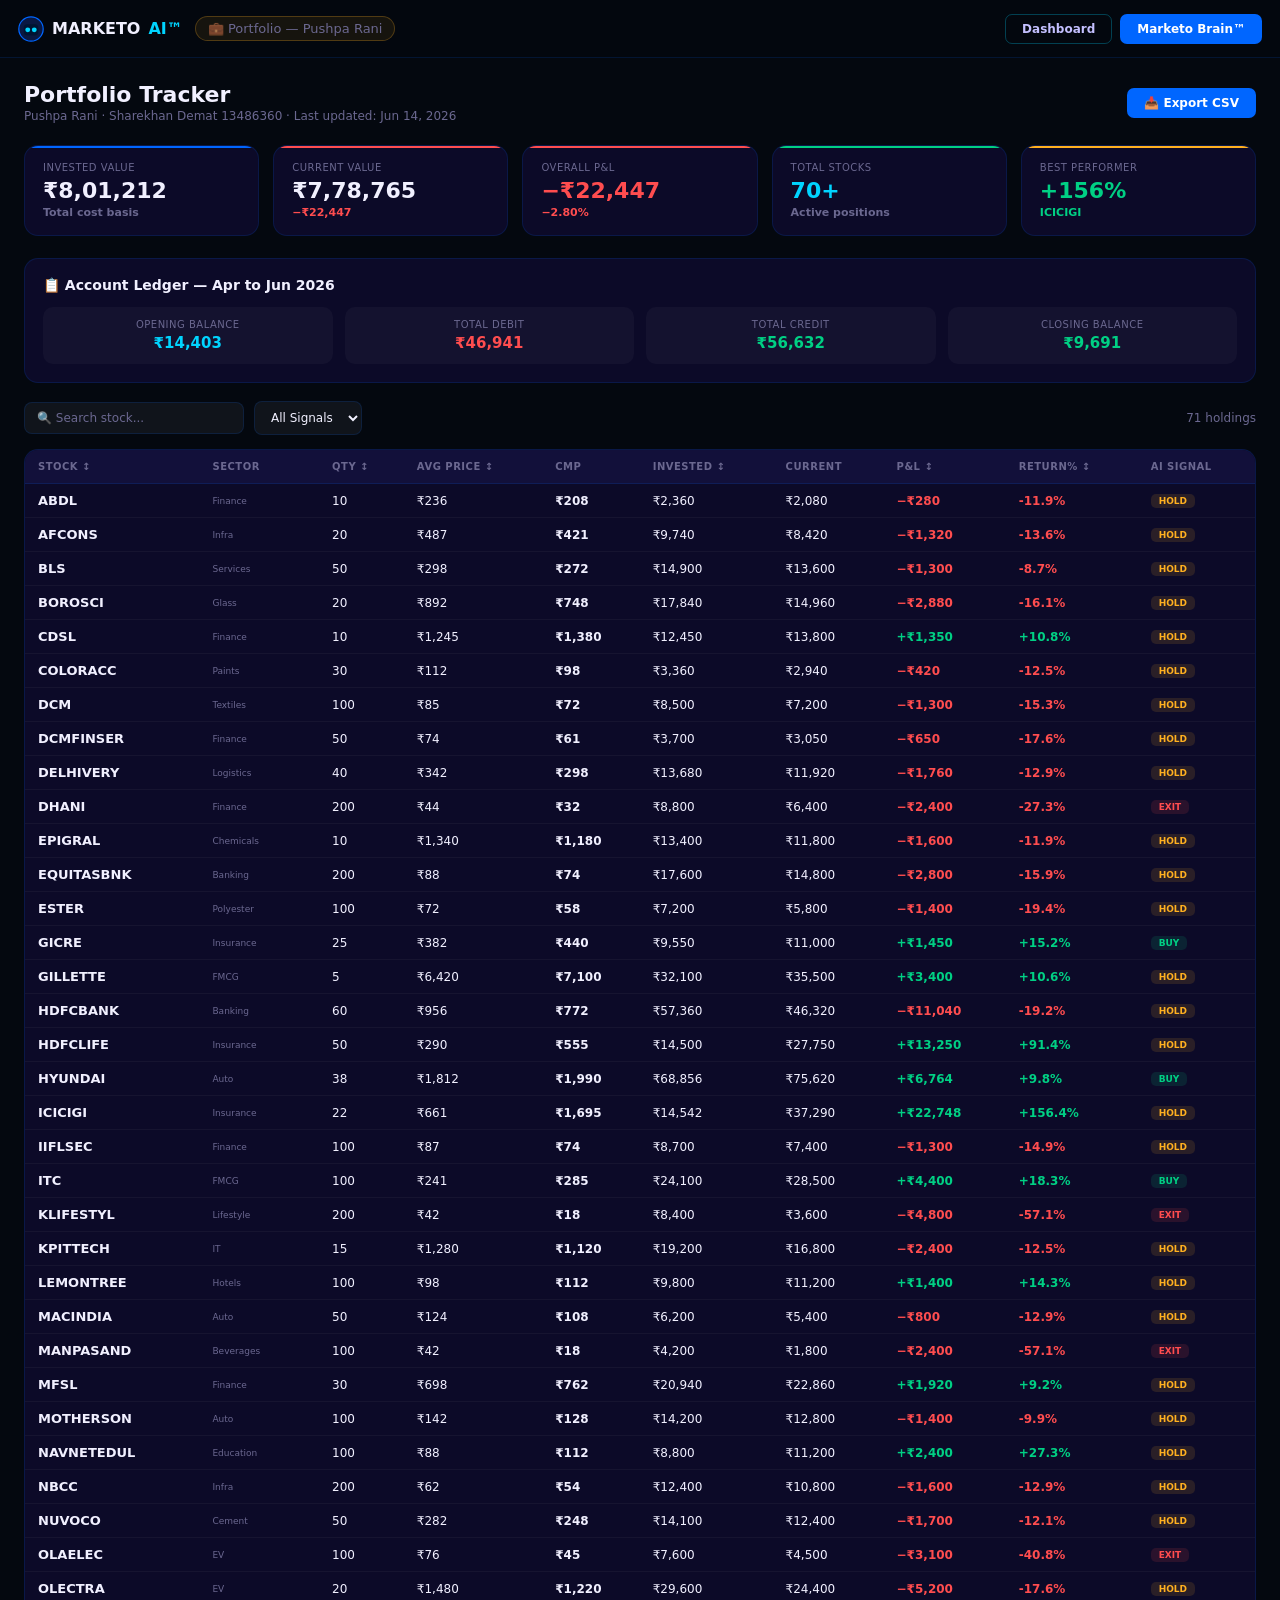
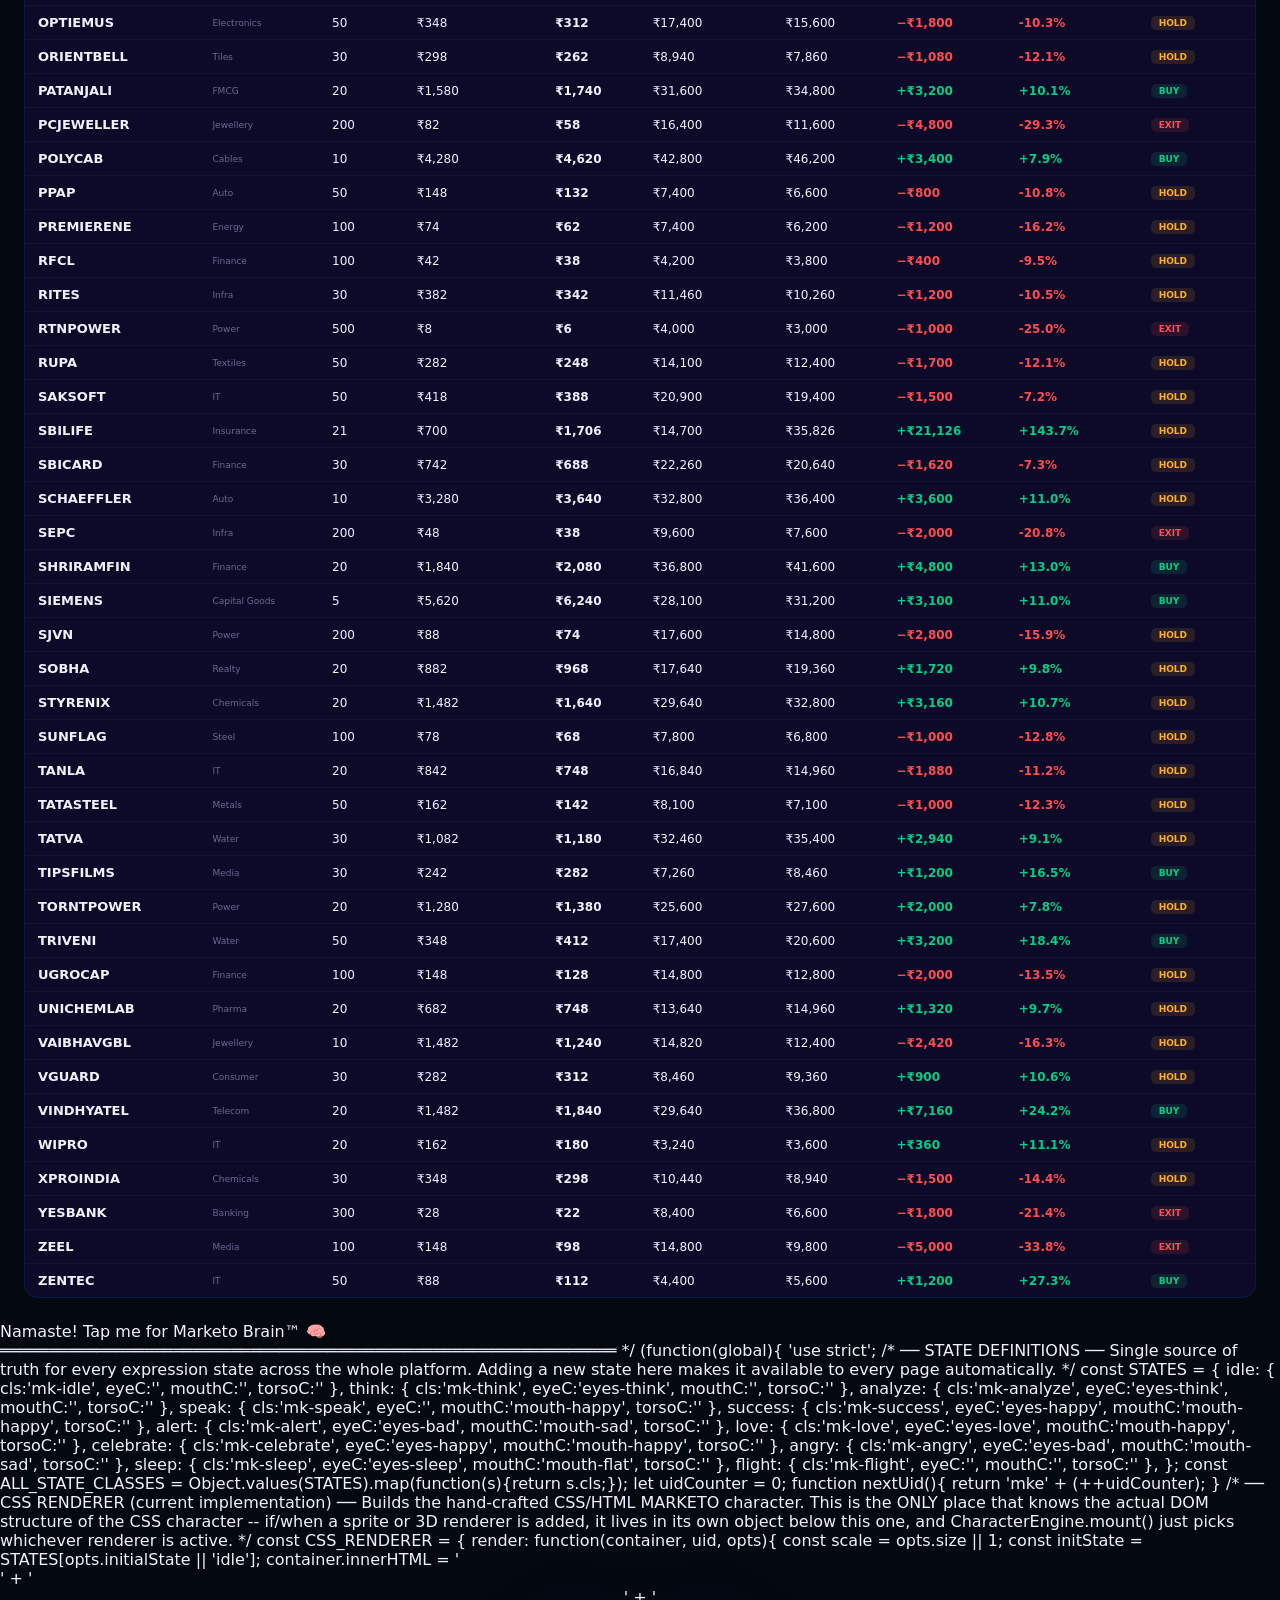
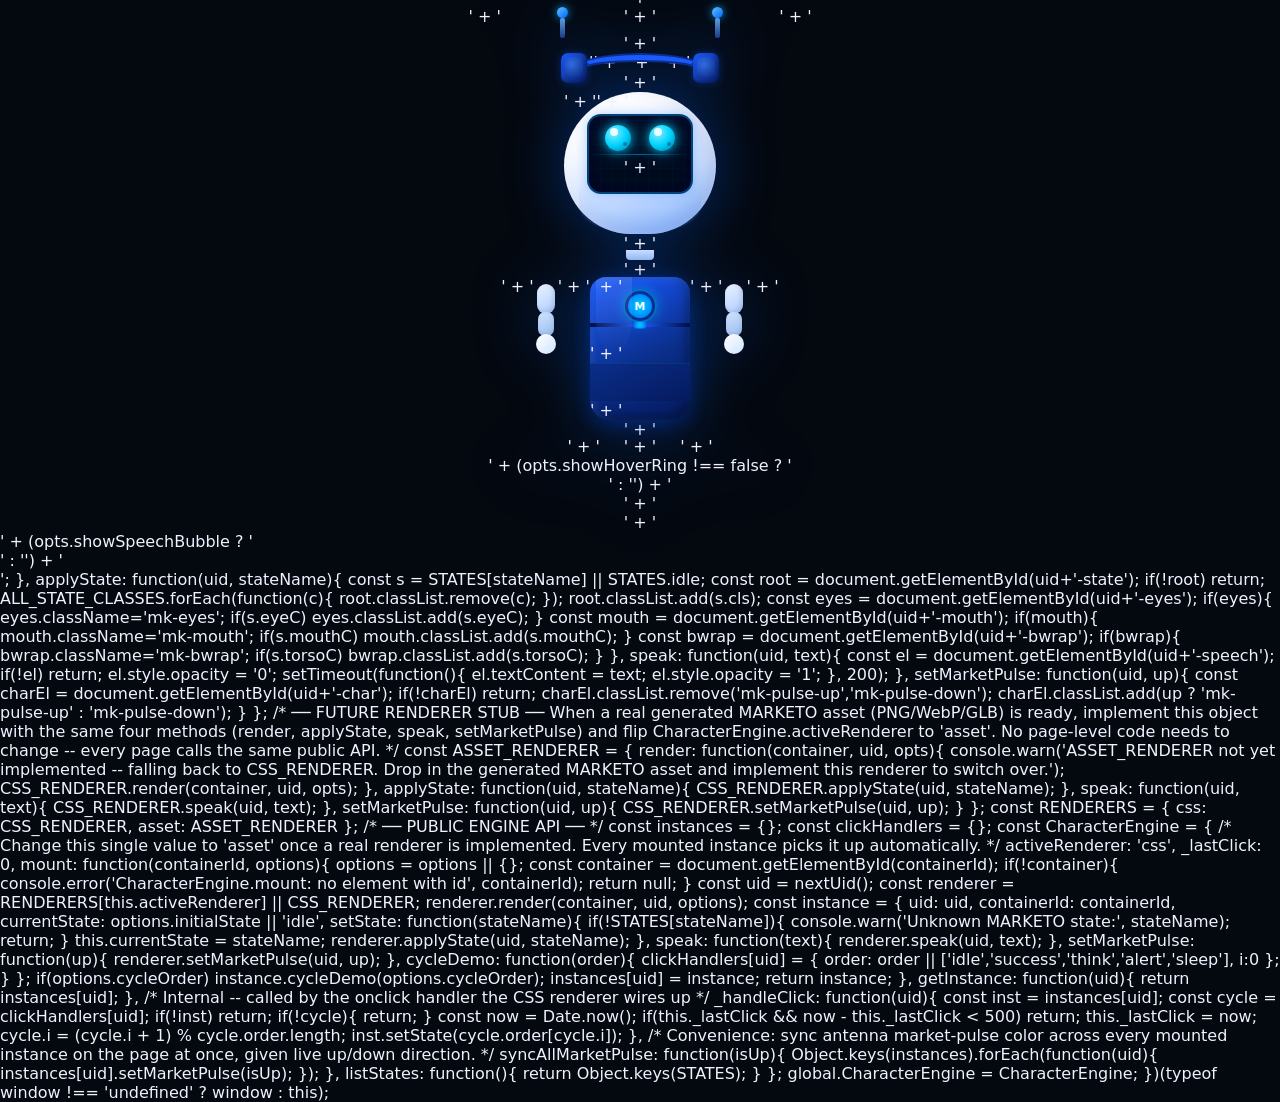
<file: portfolio.html>
<!DOCTYPE html>
<html lang="en">
<head>
<meta charset="UTF-8">
<meta name="viewport" content="width=device-width,initial-scale=1.0">
<title>Portfolio — MARKETO AI™</title>
<style>
*,*::before,*::after{box-sizing:border-box;margin:0;padding:0}
body{font-family:'Inter','Segoe UI',system-ui,sans-serif;background:#04080F;color:#F1F0FF;-webkit-font-smoothing:antialiased;min-height:100vh}
:root{--bg:#04080F;--bg2:#080320;--card:#0C0A28;--card2:#12103A;--blue:#0066FF;--cyan:#00D4FF;--ok:#00D084;--bad:#FF4D4F;--warn:#FFB020;--text:#F1F0FF;--text2:#C4C0FF;--muted:#6B6890;--bdr:rgba(0,100,255,.15);--bdr2:rgba(0,212,255,.28);--fd:'Space Grotesk','Inter',system-ui;}
a{text-decoration:none;color:inherit}
::-webkit-scrollbar{width:4px}::-webkit-scrollbar-track{background:#080320}::-webkit-scrollbar-thumb{background:#0066FF;border-radius:2px}
.topbar{height:58px;background:rgba(4,8,15,.97);backdrop-filter:blur(20px);border-bottom:1px solid var(--bdr);display:flex;align-items:center;gap:12px;padding:0 18px;position:sticky;top:0;z-index:100}
.t-logo{display:flex;align-items:center;gap:8px;font-family:var(--fd);font-size:16px;font-weight:800;color:var(--text)}.t-logo .ai{color:var(--cyan)}
.btn{display:inline-flex;align-items:center;gap:6px;padding:7px 16px;border-radius:7px;font-size:12px;font-weight:600;cursor:pointer;border:1px solid transparent;transition:all .2s;font-family:inherit}
.btn-blue{background:var(--blue);color:#fff}.btn-blue:hover{background:#0052CC}
.btn-ghost{background:transparent;color:var(--text2);border-color:var(--bdr2)}.btn-ghost:hover{background:rgba(0,100,255,.08);color:#fff}
.btn-sm{padding:5px 12px;font-size:11px;border-radius:6px}
.main{max-width:1280px;margin:0 auto;padding:24px}
.pg-head{display:flex;align-items:center;justify-content:space-between;margin-bottom:22px;flex-wrap:wrap;gap:12px}
.pg-title{font-family:var(--fd);font-size:22px;font-weight:700;color:var(--text)}
.pg-sub{font-size:12px;color:var(--muted);margin-top:2px}
/* SUMMARY */
.sum-grid{display:grid;grid-template-columns:repeat(5,1fr);gap:14px;margin-bottom:22px}
.sum-card{background:var(--card);border:1px solid var(--bdr);border-radius:14px;padding:16px 18px;position:relative;overflow:hidden}
.sum-card::before{content:'';position:absolute;top:0;left:0;right:0;height:2px;border-radius:2px 2px 0 0}
.sc-b::before{background:var(--blue)}.sc-g::before{background:var(--ok)}.sc-r::before{background:var(--bad)}.sc-y::before{background:var(--warn)}.sc-c::before{background:var(--cyan)}
.sum-l{font-size:10px;color:var(--muted);text-transform:uppercase;letter-spacing:.5px;margin-bottom:5px}
.sum-v{font-size:clamp(16px,2vw,22px);font-weight:800;font-family:var(--fd)}
.sum-s{font-size:11px;font-weight:600;margin-top:3px}
/* LEDGER */
.ledger-card{background:var(--card);border:1px solid var(--bdr);border-radius:14px;padding:18px;margin-bottom:18px}
.led-g{display:grid;grid-template-columns:repeat(4,1fr);gap:12px}
.led-item{text-align:center;padding:12px;background:rgba(255,255,255,.03);border-radius:10px}
.led-l{font-size:10px;color:var(--muted);text-transform:uppercase;letter-spacing:.5px;margin-bottom:4px}
.led-v{font-size:15px;font-weight:700;font-family:var(--fd)}
/* FILTER ROW */
.filter-row{display:flex;align-items:center;gap:10px;margin-bottom:14px;flex-wrap:wrap}
.filter-input{background:rgba(255,255,255,.05);border:1px solid var(--bdr);border-radius:8px;padding:8px 12px;color:var(--text);font-size:12px;outline:none;font-family:inherit;width:220px}
.filter-input::placeholder{color:var(--muted)}
select.filter-sel{background:rgba(255,255,255,.05);border:1px solid var(--bdr);border-radius:8px;padding:8px 12px;color:var(--text);font-size:12px;outline:none;font-family:inherit;cursor:pointer}
/* TABLE */
.tbl-wrap{background:var(--card);border:1px solid var(--bdr);border-radius:14px;overflow:hidden}
.ptbl{width:100%;border-collapse:collapse}
.ptbl th{font-size:10px;font-weight:700;color:var(--muted);text-transform:uppercase;letter-spacing:.5px;padding:11px 13px;text-align:left;border-bottom:1px solid var(--bdr);background:var(--card2);cursor:pointer;transition:color .2s;white-space:nowrap}
.ptbl th:hover{color:var(--cyan)}
.ptbl td{padding:9px 13px;font-size:12px;border-bottom:1px solid rgba(255,255,255,.04);white-space:nowrap}
.ptbl tr:last-child td{border-bottom:none}
.ptbl tr:hover td{background:rgba(0,100,255,.04)}
.sn{font-weight:600;color:var(--text);font-size:13px}
.sc{font-size:9px;color:var(--muted)}
.sig{display:inline-block;padding:2px 8px;border-radius:5px;font-size:9px;font-weight:700}
.sig-b{background:rgba(0,208,132,.12);color:var(--ok)}.sig-h{background:rgba(255,176,32,.12);color:var(--warn)}.sig-e{background:rgba(255,77,79,.12);color:var(--bad)}
/* SECTOR CHART */
.sec-chart{display:flex;flex-direction:column;gap:7px;margin-top:14px}
.sec-row{display:flex;align-items:center;gap:10px;font-size:11px}
.sec-name{color:var(--text2);width:100px;flex-shrink:0}
.sec-bar-w{flex:1;height:6px;background:rgba(255,255,255,.07);border-radius:3px;overflow:hidden}
.sec-bar{height:100%;border-radius:3px}
.sec-val{color:var(--muted);width:50px;text-align:right;flex-shrink:0}
@media(max-width:900px){.sum-grid{grid-template-columns:repeat(2,1fr)}.led-g{grid-template-columns:repeat(2,1fr)}}
@media(max-width:600px){.sum-grid{grid-template-columns:1fr}}

/* ══ CHARACTER ENGINE STYLES ══ */
.mk-char{display:flex;flex-direction:column;align-items:center;cursor:pointer;position:relative;z-index:10;filter:drop-shadow(0 0 30px rgba(0,100,255,.4));transition:filter .4s}
.mk-char:hover{filter:drop-shadow(0 0 44px rgba(0,180,255,.6))}
.mk-ants{display:flex;gap:56px;margin-bottom:-4px;position:relative;z-index:3}
.mk-ant{display:flex;flex-direction:column;align-items:center}
.mk-ant-b{width:11px;height:11px;border-radius:50%;background:linear-gradient(135deg,#60C0FF,#0066FF);box-shadow:0 0 8px rgba(0,180,255,.8);animation:antG 2s ease-in-out infinite;transition:background .6s,box-shadow .6s}
.mk-ant:last-child .mk-ant-b{animation-delay:-.7s}
.mk-pulse-up .mk-ant-b{background:linear-gradient(135deg,#6EE7B7,#00D084)!important;box-shadow:0 0 8px rgba(0,208,132,.85)!important}
.mk-pulse-down .mk-ant-b{background:linear-gradient(135deg,#FCA5A5,#FF4D4F)!important;box-shadow:0 0 8px rgba(255,77,79,.85)!important}
.mk-ant-p{width:5px;height:20px;background:linear-gradient(to bottom,#5BA0E0,#1A3A8A);border-radius:2px}
.mk-hp{position:relative;width:158px;height:30px;margin-bottom:-10px;z-index:3}
.mk-hp-band{position:absolute;left:8px;right:8px;top:0;height:20px;border:0 solid transparent;border-top:9px solid #0A2E8A;border-left:7px solid transparent;border-right:7px solid transparent;border-radius:50% 50% 0 0/100% 100% 0 0}
.mk-hp-band::after{content:'';position:absolute;left:4px;right:4px;top:-7px;height:12px;border:0 solid transparent;border-top:5px solid #1A5AFF;border-left:5px solid transparent;border-right:5px solid transparent;border-radius:50% 50% 0 0/100% 100% 0 0}
.mk-hp-cup{position:absolute;bottom:0;width:26px;height:30px;border-radius:7px;background:linear-gradient(135deg,#1A5AFF,#0A2480);box-shadow:inset -2px -2px 5px rgba(0,0,0,.4),0 0 8px rgba(0,100,255,.3)}
.mk-hp-cup::after{content:'';position:absolute;inset:4px;border-radius:4px;background:radial-gradient(circle at 40% 35%,rgba(100,180,255,.35),rgba(0,20,100,.5))}
.mk-hp-l{left:0}.mk-hp-r{right:0}
.mk-head{width:152px;height:142px;border-radius:50% 50% 44% 44%/52% 52% 48% 48%;background:radial-gradient(ellipse at 33% 26%,rgba(255,255,255,.88) 0%,rgba(255,255,255,0) 52%),linear-gradient(155deg,#FFFFFF 0%,#EEF4FF 32%,#C8DEFF 65%,#8ABAFF 100%);position:relative;z-index:4;box-shadow:inset -7px -7px 18px rgba(0,0,80,.12),inset 4px 4px 12px rgba(255,255,255,.65)}
.mk-head::before{content:'';position:absolute;left:10%;right:10%;bottom:0;height:38%;background:linear-gradient(to top,rgba(80,140,255,.2),transparent);border-radius:0 0 50% 50%}
.mk-face{position:absolute;left:50%;top:44%;transform:translate(-50%,-50%);width:106px;height:80px;border-radius:14px;background:#000B1E;border:2px solid rgba(0,150,255,.4);box-shadow:0 0 12px rgba(0,100,255,.3),inset 0 0 18px rgba(0,0,40,.8);overflow:hidden;display:flex;flex-direction:column;align-items:center;justify-content:center;gap:7px}
.mk-face::before{content:'';position:absolute;inset:0;background:repeating-linear-gradient(0deg,transparent,transparent 11px,rgba(0,80,200,.05) 11px,rgba(0,80,200,.05) 12px),repeating-linear-gradient(90deg,transparent,transparent 11px,rgba(0,80,200,.05) 11px,rgba(0,80,200,.05) 12px)}
.mk-face::after{content:'';position:absolute;left:0;right:0;height:1.5px;background:linear-gradient(90deg,transparent,rgba(0,180,255,.55),transparent);animation:scan 3.5s linear infinite}
.mk-eyes{display:flex;gap:18px;align-items:center;position:relative;z-index:2}
.mk-eye{width:26px;height:26px;border-radius:50%;background:radial-gradient(circle at 34% 30%,#80EEFF 0%,#00D4FF 50%,#007AA0 100%);box-shadow:0 0 10px rgba(0,212,255,.85),0 0 22px rgba(0,180,255,.4);position:relative;animation:eblink 4s ease-in-out infinite;transition:background .4s,box-shadow .4s}
.mk-eye:last-child{animation-delay:.28s}
.mk-eye::before{content:'';position:absolute;width:8px;height:8px;border-radius:50%;background:rgba(255,255,255,.88);top:3px;left:5px}
.mk-eye::after{content:'';position:absolute;width:4px;height:4px;border-radius:50%;background:rgba(0,80,140,.55);bottom:5px;right:4px}
.mk-mouth{position:relative;z-index:2;width:40px;height:11px;overflow:hidden}
.mk-mc{position:absolute;width:40px;height:22px;border-radius:50%;border:2.5px solid rgba(0,180,255,.6);top:-11px;transition:all .4s}
.mk-neck{width:28px;height:10px;background:linear-gradient(to bottom,#C8DEFF,#90B8EE);border-radius:0 0 4px 4px;margin-top:-3px;z-index:3;position:relative}
.mk-bwrap{display:flex;align-items:flex-start;position:relative;z-index:4;margin-top:-2px}
.mk-arm{width:24px;display:flex;flex-direction:column;align-items:center;padding-top:7px;transition:transform .4s}
.mk-arm-u{width:18px;height:30px;border-radius:9px;background:linear-gradient(155deg,#E8F2FF,#B0CDFF);box-shadow:inset -2px -2px 5px rgba(0,0,80,.14)}
.mk-arm-lo{width:16px;height:24px;border-radius:7px;background:linear-gradient(155deg,#D0E4FF,#9ABCEE);margin-top:-2px;box-shadow:inset -1px -1px 4px rgba(0,0,80,.1)}
.mk-hand{width:20px;height:20px;border-radius:50%;background:linear-gradient(135deg,#FFFFFF,#D0E4FF);margin-top:-2px;box-shadow:0 2px 5px rgba(0,0,80,.14)}
.mk-arm-l{transform-origin:top right}.mk-arm-r{transform-origin:top left}
.mk-torso{width:100px;background:linear-gradient(155deg,#1A5AFF 0%,#0A2E8A 58%,#051A5E 100%);border-radius:16px 16px 20px 20px;position:relative;box-shadow:inset -4px -4px 11px rgba(0,0,0,.35),inset 3px 3px 9px rgba(80,140,255,.28),0 4px 18px rgba(0,60,200,.4);overflow:hidden}
.mk-torso-t{height:48px}.mk-torso-b{height:38px;background:linear-gradient(155deg,#0A2E8A,#051A5E);border-top:1px solid rgba(0,180,255,.18)}
.mk-torso::after{content:'';position:absolute;top:0;left:6px;width:36px;height:55%;background:linear-gradient(180deg,rgba(255,255,255,.1),transparent);border-radius:0 0 50% 50%}
.mk-chest{position:absolute;top:12px;left:50%;transform:translateX(-50%);width:34px;height:34px;border-radius:50%;background:radial-gradient(circle,rgba(0,80,200,.4),rgba(0,20,80,.7));border:2px solid rgba(0,180,255,.5);display:flex;align-items:center;justify-content:center;box-shadow:0 0 14px rgba(0,180,255,.5);animation:chestP 2.2s ease-in-out infinite}
.mk-chest-i{width:24px;height:24px;border-radius:50%;background:radial-gradient(circle,#00D4FF,#0066FF);display:flex;align-items:center;justify-content:center;font-size:11px;font-weight:900;color:#fff;font-family:system-ui}
.mk-belt{position:absolute;top:46px;left:0;right:0;height:4px;background:linear-gradient(90deg,#040E40,#1A5AFF,#040E40)}
.mk-buckle{position:absolute;left:50%;top:50%;transform:translate(-50%,-50%);width:12px;height:7px;background:radial-gradient(circle,#00D4FF,#0066FF);border-radius:2px}
.mk-legs{display:flex;gap:12px;justify-content:center;position:relative;z-index:4;margin-top:-2px}
.mk-leg{display:flex;flex-direction:column;align-items:center}
.mk-hoverring{
.mk-thigh{width:28px;height:26px;border-radius:4px 4px 0 0;background:linear-gradient(155deg,#1248CC,#0A2480);box-shadow:inset -2px 0 5px rgba(0,0,0,.25)}
.mk-shin{width:24px;height:24px;border-radius:0 0 4px 4px;background:linear-gradient(155deg,#1A5AFF,#0A2E8A);margin-top:-1px;box-shadow:inset -2px 0 5px rgba(0,0,0,.2)}
.mk-foot{width:32px;height:11px;border-radius:4px 4px 5px 5px;background:linear-gradient(135deg,#E8F2FF,#B0CDFF);margin-top:-1px;box-shadow:0 3px 7px rgba(0,0,80,.22)}
.mk-idle .mk-char{animation:mkFloat 3.6s ease-in-out infinite}
.mk-idle .mk-arm-l{animation:mkWave 2s ease-in-out infinite 2s}
.mk-think .mk-char{animation:mkTilt .95s ease-in-out infinite}
.mk-think .mk-arm-r{animation:mkThinkArm 1.8s ease-in-out infinite}
.mk-analyze .mk-char{animation:mkBreathe 2.2s ease-in-out infinite}
.mk-analyze .mk-arm-r{animation:mkPoint 2.5s ease-in-out infinite}
.mk-speak .mk-char{animation:mkBob 1.2s ease-in-out infinite}
.mk-speak .mk-arm-l{animation:mkGestL 1.8s ease-in-out infinite}
.mk-speak .mk-arm-r{animation:mkGestR 1.8s ease-in-out infinite .3s}
.mk-success .mk-char{animation:mkJump .7s ease-in-out 4}
.mk-success .mk-arm-l{animation:mkVicL .7s ease-in-out 4}
.mk-success .mk-arm-r{animation:mkVicR .7s ease-in-out 4}
.mk-alert .mk-char{animation:mkShake .28s ease-in-out infinite}
.mk-love .mk-char{animation:mkFloat 3s ease-in-out infinite}
.mk-celebrate .mk-char{animation:mkCelebrate 1.6s ease-in-out 2}
.mk-celebrate .mk-arm-l{animation:mkVicL 1.6s ease-in-out 2}
.mk-celebrate .mk-arm-r{animation:mkVicR 1.6s ease-in-out 2 .1s}
.mk-angry .mk-char{animation:mkAngry .22s ease-in-out infinite}
.mk-sleep .mk-char{animation:mkSleep 6s ease-in-out infinite}
.eyes-happy .mk-eye{background:radial-gradient(circle at 34% 30%,#A7F3D0,#10B981,#065F46)!important;box-shadow:0 0 10px rgba(16,185,129,.9),0 0 22px rgba(16,185,129,.4)!important}
.eyes-think .mk-eye{background:radial-gradient(circle at 34% 30%,#FEF08A,#F59E0B,#92400E)!important;box-shadow:0 0 10px rgba(245,158,11,.9),0 0 22px rgba(245,158,11,.4)!important}
.eyes-bad  .mk-eye{background:radial-gradient(circle at 34% 30%,#FECACA,#EF4444,#991B1B)!important;box-shadow:0 0 10px rgba(239,68,68,.9),0 0 22px rgba(239,68,68,.4)!important}
.eyes-love .mk-eye{background:radial-gradient(circle at 34% 30%,#FCA5A5,#EC4899,#9D174D)!important;box-shadow:0 0 10px rgba(236,72,153,.9),0 0 22px rgba(236,72,153,.4)!important}
.eyes-sleep .mk-eye{height:5px!important;margin-top:10px!important;background:rgba(0,40,100,.5)!important;box-shadow:none!important;animation:none!important}
.eyes-sleep .mk-eye::before,.eyes-sleep .mk-eye::after{display:none!important}
.mouth-happy .mk-mc{top:-9px;border-color:rgba(16,185,129,.75)!important}
.mouth-sad   .mk-mc{top:4px;transform:rotate(180deg);border-color:rgba(239,68,68,.7)!important}
.mouth-flat  .mk-mc{display:none}
.mouth-flat .mk-mouth::after{content:'';position:absolute;left:3px;right:3px;top:4px;height:2px;background:rgba(0,150,255,.5);border-radius:2px}

/* ── KEYFRAMES ── */
@keyframes antG{0%,100%{box-shadow:0 0 8px rgba(0,180,255,.8)}50%{box-shadow:0 0 18px rgba(0,212,255,1)}}
@keyframes scan{0%{top:0;opacity:0}10%{opacity:.7}90%{opacity:.7}100%{top:100%;opacity:0}}
@keyframes eblink{0%,82%,100%{transform:scaleY(1)}88%{transform:scaleY(.06)}}
@keyframes chestP{0%,100%{box-shadow:0 0 14px rgba(0,180,255,.5)}50%{box-shadow:0 0 26px rgba(0,212,255,.9)}}
@keyframes mkFloat   {0%,100%{transform:translateY(0)}50%{transform:translateY(-18px)}}
@keyframes mkTilt    {0%,100%{transform:rotate(-8deg)}50%{transform:rotate(8deg) translateY(-7px)}}
@keyframes mkBreathe {0%,100%{transform:translateY(0) scale(1)}50%{transform:translateY(-12px) scale(1.03)}}
@keyframes mkBob     {0%,100%{transform:translateY(0)}50%{transform:translateY(-9px)}}
@keyframes mkJump    {0%,100%{transform:translateY(0) scale(1)}38%{transform:translateY(-34px) scale(1.08)}68%{transform:translateY(-11px) scale(.97)}}
@keyframes mkShake   {0%,100%{transform:translateX(0)}25%{transform:translateX(-9px)}75%{transform:translateX(9px)}}
@keyframes mkCelebrate{0%{transform:translateY(0) rotate(0)}25%{transform:translateY(-28px) rotate(-13deg)}50%{transform:translateY(-32px) rotate(0)}75%{transform:translateY(-28px) rotate(13deg)}100%{transform:translateY(0) rotate(0)}}
@keyframes mkAngry   {0%,100%{transform:translateX(0) scale(1)}25%{transform:translateX(-8px) scale(1.02)}75%{transform:translateX(8px) scale(1.02)}}
@keyframes mkSleep   {0%,100%{transform:translateY(0) rotate(-2deg)}50%{transform:translateY(-8px) rotate(2deg)}}
@keyframes mkWave    {0%,100%,50%{transform:rotate(0)}15%{transform:rotate(-40deg)}30%{transform:rotate(-22deg)}45%{transform:rotate(-40deg)}}
@keyframes mkThinkArm{0%,100%{transform:rotate(0) translateY(0)}50%{transform:rotate(-15deg) translateY(-4px)}}
@keyframes mkPoint   {0%,100%{transform:rotate(0)}50%{transform:rotate(-28deg) translateY(-5px)}}
@keyframes mkGestL   {0%,100%{transform:rotate(0)}50%{transform:rotate(-18deg)}}
@keyframes mkGestR   {0%,100%{transform:rotate(0)}50%{transform:rotate(17deg)}}
@keyframes mkVicL    {0%,100%{transform:rotate(0)}40%{transform:rotate(-52deg)}}
@keyframes mkVicR    {0%,100%{transform:rotate(0)}40%{transform:rotate(52deg)}}

/* ── FLIGHT MODE (Superman pose + forward launch + blue trail) ── */
.mk-flight .mk-char{animation:mkFlightLaunch 1.8s ease-in forwards}
.mk-flight .mk-arm-l{animation:mkFlightArm 1.8s ease-in forwards}
.mk-flight .mk-arm-r{animation:mkFlightArm 1.8s ease-in forwards}
.mk-flight .mk-legs{animation:mkFlightLegs 1.8s ease-in forwards}
.mk-flight .mk-hoverring{opacity:0}
.mk-flight-trail{
  position:absolute;left:50%;top:50%;width:6px;height:60px;
  background:linear-gradient(to top,rgba(0,212,255,0),rgba(0,212,255,.85));
  border-radius:50%;transform:translate(-50%,0) scaleY(0);transform-origin:top center;
  opacity:0;pointer-events:none;z-index:1;
  animation:mkTrailGrow 1.8s ease-in forwards;
}
.mk-flight .mk-flight-trail{opacity:1}
@keyframes mkFlightLaunch{
  0%{transform:translateY(0) rotate(0) scale(1)}
  30%{transform:translateY(-10px) rotate(-4deg) scale(1.02)}
  100%{transform:translateY(-340px) rotate(-3deg) scale(.4)}
}
@keyframes mkFlightArm{0%{transform:rotate(0)}100%{transform:rotate(-78deg)}}
@keyframes mkFlightLegs{0%{transform:scaleY(1)}100%{transform:scaleY(.7) translateY(6px)}}
@keyframes mkTrailGrow{0%{transform:translate(-50%,0) scaleY(0);opacity:0}20%{opacity:1}100%{transform:translate(-50%,0) scaleY(6);opacity:0}}

/* ── THINKING HOLOGRAM PARTICLES ── */
.mk-think-holo,.mk-analyze .mk-think-holo{
  position:absolute;inset:-30px;pointer-events:none;opacity:0;transition:opacity .3s;z-index:2;
}
.mk-think .mk-think-holo,.mk-analyze .mk-think-holo{opacity:1}
.mk-holo-dot{
  position:absolute;width:5px;height:5px;border-radius:50%;
  background:radial-gradient(circle,#00D4FF,rgba(0,150,255,.2));
  box-shadow:0 0 8px rgba(0,212,255,.8);
  animation:holoOrbit 3s linear infinite;
}
.mk-holo-dot:nth-child(1){top:10%;left:50%;animation-delay:0s}
.mk-holo-dot:nth-child(2){top:50%;left:90%;animation-delay:-1s}
.mk-holo-dot:nth-child(3){top:85%;left:30%;animation-delay:-2s}
@keyframes holoOrbit{
  0%{transform:rotate(0deg) translateX(40px) rotate(0deg);opacity:.3}
  50%{opacity:1}
  100%{transform:rotate(360deg) translateX(40px) rotate(-360deg);opacity:.3}
}

/* ── ENGINE WRAPPER (self-contained — no dependency on page-level styles) ── */
.mk-state-root{display:inline-flex;flex-direction:column;align-items:center;position:relative}
.mk-speech-wrap{position:absolute;top:-10px;right:-10px;transform:translateX(60%);z-index:30;animation:mkSpeechBob 3.2s ease-in-out infinite}
.mk-speech{background:rgba(12,10,40,.96);border:1px solid rgba(0,212,255,.3);border-radius:12px 12px 12px 0;padding:9px 14px;font-size:12px;font-weight:600;color:#66E0FF;white-space:nowrap;max-width:220px;box-shadow:0 8px 24px rgba(0,0,0,.4);transition:opacity .3s}
@keyframes mkSpeechBob{0%,100%{transform:translateX(60%) translateY(0)}50%{transform:translateX(60%) translateY(-6px)}}
/* ── MARKETO FLOATING PRESENCE (consistent across platform) ── */
.mk-platform-float{position:fixed;bottom:16px;right:16px;z-index:600;cursor:pointer}
.mk-platform-bubble{
  position:absolute;bottom:calc(100% + 10px);right:0;background:#0A0824;
  border:1.5px solid rgba(0,212,255,.3);border-radius:10px 10px 0 10px;
  padding:8px 12px;font-size:11px;color:#66E0FF;font-weight:500;max-width:200px;
  text-align:right;line-height:1.5;display:none;white-space:normal;box-shadow:0 8px 24px rgba(0,0,0,.4);
}
.mk-platform-bubble.show{display:block}

</style>
</head>
<body>
<header class="topbar">
  <a href="index.html" class="t-logo"><svg viewBox="0 0 32 32" width="26" height="26" xmlns="http://www.w3.org/2000/svg"><circle cx="16" cy="16" r="15" fill="#0A1842" stroke="#0066FF" stroke-width="1.5"/><rect x="7" y="10" width="18" height="14" rx="4.5" fill="#001433"/><circle cx="12" cy="17" r="3" fill="#00D4FF"/><circle cx="20" cy="17" r="3" fill="#00D4FF"/></svg>MARKETO <span class="ai">AI™</span></a>
  <span style="font-size:13px;color:var(--muted);padding:4px 12px;background:rgba(255,176,32,.08);border-radius:20px;border:1px solid rgba(255,176,32,.25)">💼 Portfolio — Pushpa Rani</span>
  <div style="margin-left:auto;display:flex;gap:8px">
    <a href="dashboard.html" class="btn btn-ghost">Dashboard</a>
    <a href="brain.html" class="btn btn-blue">Marketo Brain™</a>
  </div>
</header>

<div class="main">
  <div class="pg-head">
    <div>
      <div class="pg-title">Portfolio Tracker</div>
      <div class="pg-sub">Pushpa Rani · Sharekhan Demat 13486360 · Last updated: Jun 14, 2026</div>
    </div>
    <button class="btn btn-blue" onclick="exportCSV()">📥 Export CSV</button>
  </div>

  <!-- SUMMARY -->
  <div class="sum-grid">
    <div class="sum-card sc-b"><div class="sum-l">Invested Value</div><div class="sum-v" style="color:var(--text)">₹8,01,212</div><div class="sum-s" style="color:var(--muted)">Total cost basis</div></div>
    <div class="sum-card sc-r"><div class="sum-l">Current Value</div><div class="sum-v" style="color:var(--text)">₹7,78,765</div><div class="sum-s" style="color:var(--bad)">−₹22,447</div></div>
    <div class="sum-card sc-r"><div class="sum-l">Overall P&L</div><div class="sum-v" style="color:var(--bad)">−₹22,447</div><div class="sum-s" style="color:var(--bad)">−2.80%</div></div>
    <div class="sum-card sc-g"><div class="sum-l">Total Stocks</div><div class="sum-v" style="color:var(--cyan)">70+</div><div class="sum-s" style="color:var(--muted)">Active positions</div></div>
    <div class="sum-card sc-y"><div class="sum-l">Best Performer</div><div class="sum-v" style="color:var(--ok)">+156%</div><div class="sum-s" style="color:var(--ok)">ICICIGI</div></div>
  </div>

  <!-- LEDGER -->
  <div class="ledger-card">
    <div style="font-family:var(--fd);font-size:14px;font-weight:700;color:var(--text);margin-bottom:14px">📋 Account Ledger — Apr to Jun 2026</div>
    <div class="led-g">
      <div class="led-item"><div class="led-l">Opening Balance</div><div class="led-v" style="color:var(--cyan)">₹14,403</div></div>
      <div class="led-item"><div class="led-l">Total Debit</div><div class="led-v" style="color:var(--bad)">₹46,941</div></div>
      <div class="led-item"><div class="led-l">Total Credit</div><div class="led-v" style="color:var(--ok)">₹56,632</div></div>
      <div class="led-item"><div class="led-l">Closing Balance</div><div class="led-v" style="color:var(--ok)">₹9,691</div></div>
    </div>
  </div>

  <!-- FILTER ROW -->
  <div class="filter-row">
    <input class="filter-input" placeholder="🔍 Search stock..." oninput="filterTable(this.value)" id="fInput">
    <select class="filter-sel" onchange="filterSig(this.value)">
      <option value="">All Signals</option>
      <option value="BUY">BUY</option>
      <option value="HOLD">HOLD</option>
      <option value="EXIT">EXIT</option>
    </select>
    <span style="font-size:12px;color:var(--muted);margin-left:auto" id="rowCount"></span>
  </div>

  <!-- TABLE -->
  <div class="tbl-wrap">
    <table class="ptbl" id="portTbl">
      <thead><tr>
        <th onclick="sortTable('name')">Stock ↕</th>
        <th>Sector</th>
        <th onclick="sortTable('qty')">Qty ↕</th>
        <th onclick="sortTable('avg')">Avg Price ↕</th>
        <th>CMP</th>
        <th onclick="sortTable('inv')">Invested ↕</th>
        <th>Current</th>
        <th onclick="sortTable('pl')">P&L ↕</th>
        <th onclick="sortTable('pct')">Return% ↕</th>
        <th>AI Signal</th>
      </tr></thead>
      <tbody id="portBody"></tbody>
    </table>
  </div>
</div>

<!-- ══ MARKETO PLATFORM PRESENCE ══ -->
<div class="mk-platform-float" id="mk-platform-float">
  <div class="mk-platform-bubble" id="mk-platform-bubble">Namaste! Tap me for Marketo Brain™ 🧠</div>
  <div id="mk-platform-mount" onclick="window.location.href='brain.html'" title="MARKETO AI"></div>
</div>

<script>
/* ══ CHARACTER ENGINE ══ */
/* ════════════════════════════════════════════════════════════════
   MARKETO CHARACTER ENGINE
   ════════════════════════════════════════════════════════════════
   One central component that renders and controls every MARKETO
   character instance across the platform (landing page, dashboard,
   portfolio, watchlist, brain, loading screens, captain mode).

   ARCHITECTURE — built for a future asset swap with zero call-site
   changes:

     CharacterEngine.mount(containerId, options)
         -> renders a character instance into the given container
         -> returns an instance handle with .setState(), .speak(), etc.

     Internally, rendering is delegated to a RENDERER. Today the
     renderer is CSS_RENDERER (builds the existing hand-built CSS/HTML
     character). Later, when a real MARKETO asset exists (PNG, WebP,
     or a 3D .glb model), a new renderer can be implemented with the
     same four methods and swapped in by changing ONE line --
     CharacterEngine.activeRenderer -- without touching any page that
     calls CharacterEngine.mount(). Every page in the platform should
     only ever call the public CharacterEngine API below, never reach
     into renderer internals directly.

   USAGE (any page):
     <div id="marketo-hero"></div>
     <script src="js/character-engine.js"></script>
     <script>
       const marketo = CharacterEngine.mount('marketo-hero', {
         size: 1,
         initialState: 'idle',
         clickToCycle: true,
         showHoverRing: true
       });
       marketo.setState('success');
       marketo.speak('SBILIFE up +143%! 🎉');
     </script>
   ════════════════════════════════════════════════════════════════ */

(function(global){
  'use strict';

  /* ── STATE DEFINITIONS ──
     Single source of truth for every expression state across the
     whole platform. Adding a new state here makes it available to
     every page automatically. */
  const STATES = {
    idle:      { cls:'mk-idle',      eyeC:'',            mouthC:'',            torsoC:'' },
    think:     { cls:'mk-think',     eyeC:'eyes-think',  mouthC:'',            torsoC:'' },
    analyze:   { cls:'mk-analyze',   eyeC:'eyes-think',  mouthC:'',            torsoC:'' },
    speak:     { cls:'mk-speak',     eyeC:'',            mouthC:'mouth-happy', torsoC:'' },
    success:   { cls:'mk-success',   eyeC:'eyes-happy',  mouthC:'mouth-happy', torsoC:'' },
    alert:     { cls:'mk-alert',     eyeC:'eyes-bad',     mouthC:'mouth-sad',   torsoC:'' },
    love:      { cls:'mk-love',      eyeC:'eyes-love',   mouthC:'mouth-happy', torsoC:'' },
    celebrate: { cls:'mk-celebrate', eyeC:'eyes-happy',  mouthC:'mouth-happy', torsoC:'' },
    angry:     { cls:'mk-angry',     eyeC:'eyes-bad',     mouthC:'mouth-sad',   torsoC:'' },
    sleep:     { cls:'mk-sleep',     eyeC:'eyes-sleep',  mouthC:'mouth-flat',  torsoC:'' },
    flight:    { cls:'mk-flight',    eyeC:'',            mouthC:'',            torsoC:'' },
  };
  const ALL_STATE_CLASSES = Object.values(STATES).map(function(s){return s.cls;});

  let uidCounter = 0;
  function nextUid(){ return 'mke' + (++uidCounter); }

  /* ── CSS RENDERER (current implementation) ──
     Builds the hand-crafted CSS/HTML MARKETO character. This is the
     ONLY place that knows the actual DOM structure of the CSS
     character -- if/when a sprite or 3D renderer is added, it lives
     in its own object below this one, and CharacterEngine.mount()
     just picks whichever renderer is active. */
  const CSS_RENDERER = {
    render: function(container, uid, opts){
      const scale = opts.size || 1;
      const initState = STATES[opts.initialState || 'idle'];
      container.innerHTML =
        '<div class="mk-state-root ' + initState.cls + '" id="' + uid + '-state" style="transform:scale(' + scale + ')">' +
          '<div class="mk-char" id="' + uid + '-char"' + (opts.clickToCycle ? ' onclick="CharacterEngine._handleClick(\'' + uid + '\')"' : '') + '>' +
            '<div class="mk-ants">' +
              '<div class="mk-ant"><div class="mk-ant-b"></div><div class="mk-ant-p"></div></div>' +
              '<div class="mk-ant"><div class="mk-ant-b"></div><div class="mk-ant-p"></div></div>' +
            '</div>' +
            '<div class="mk-hp">' +
              '<div class="mk-hp-band"></div>' +
              '<div class="mk-hp-cup mk-hp-l"></div>' +
              '<div class="mk-hp-cup mk-hp-r"></div>' +
            '</div>' +
            '<div class="mk-head">' +
              '<div class="mk-face">' +
                '<div class="mk-eyes" id="' + uid + '-eyes"><div class="mk-eye"></div><div class="mk-eye"></div></div>' +
                '<div class="mk-mouth" id="' + uid + '-mouth"><div class="mk-mc"></div></div>' +
              '</div>' +
            '</div>' +
            '<div class="mk-neck"></div>' +
            '<div class="mk-bwrap" id="' + uid + '-bwrap">' +
              '<div class="mk-arm mk-arm-l"><div class="mk-arm-u"></div><div class="mk-arm-lo"></div><div class="mk-hand"></div></div>' +
              '<div class="mk-torso" id="' + uid + '-torso">' +
                '<div class="mk-torso-t"><div class="mk-chest"><div class="mk-chest-i">M</div></div></div>' +
                '<div class="mk-torso-b"><div class="mk-belt"><div class="mk-buckle"></div></div></div>' +
              '</div>' +
              '<div class="mk-arm mk-arm-r"><div class="mk-arm-u"></div><div class="mk-arm-lo"></div><div class="mk-hand"></div></div>' +
            '</div>' +
            '<div class="mk-legs">' +
              '<div class="mk-leg"><div class="mk-thigh"></div><div class="mk-shin"></div><div class="mk-foot"></div></div>' +
              '<div class="mk-leg"><div class="mk-thigh"></div><div class="mk-shin"></div><div class="mk-foot"></div></div>' +
            '</div>' +
            (opts.showHoverRing !== false ? '<div class="mk-hoverring"></div>' : '') +
            '<div class="mk-think-holo"><div class="mk-holo-dot"></div><div class="mk-holo-dot"></div><div class="mk-holo-dot"></div></div>' +
            '<div class="mk-flight-trail"></div>' +
          '</div>' +
          (opts.showSpeechBubble ? '<div class="mk-speech-wrap"><div class="mk-speech" id="' + uid + '-speech"></div></div>' : '') +
        '</div>';
    },
    applyState: function(uid, stateName){
      const s = STATES[stateName] || STATES.idle;
      const root = document.getElementById(uid+'-state');
      if(!root) return;
      ALL_STATE_CLASSES.forEach(function(c){ root.classList.remove(c); });
      root.classList.add(s.cls);
      const eyes = document.getElementById(uid+'-eyes');
      if(eyes){ eyes.className='mk-eyes'; if(s.eyeC) eyes.classList.add(s.eyeC); }
      const mouth = document.getElementById(uid+'-mouth');
      if(mouth){ mouth.className='mk-mouth'; if(s.mouthC) mouth.classList.add(s.mouthC); }
      const bwrap = document.getElementById(uid+'-bwrap');
      if(bwrap){ bwrap.className='mk-bwrap'; if(s.torsoC) bwrap.classList.add(s.torsoC); }
    },
    speak: function(uid, text){
      const el = document.getElementById(uid+'-speech');
      if(!el) return;
      el.style.opacity = '0';
      setTimeout(function(){ el.textContent = text; el.style.opacity = '1'; }, 200);
    },
    setMarketPulse: function(uid, up){
      const charEl = document.getElementById(uid+'-char');
      if(!charEl) return;
      charEl.classList.remove('mk-pulse-up','mk-pulse-down');
      charEl.classList.add(up ? 'mk-pulse-up' : 'mk-pulse-down');
    }
  };

  /* ── FUTURE RENDERER STUB ──
     When a real generated MARKETO asset (PNG/WebP/GLB) is ready,
     implement this object with the same four methods (render,
     applyState, speak, setMarketPulse) and flip
     CharacterEngine.activeRenderer to 'asset'. No page-level code
     needs to change -- every page calls the same public API. */
  const ASSET_RENDERER = {
    render: function(container, uid, opts){
      console.warn('ASSET_RENDERER not yet implemented -- falling back to CSS_RENDERER. Drop in the generated MARKETO asset and implement this renderer to switch over.');
      CSS_RENDERER.render(container, uid, opts);
    },
    applyState: function(uid, stateName){ CSS_RENDERER.applyState(uid, stateName); },
    speak: function(uid, text){ CSS_RENDERER.speak(uid, text); },
    setMarketPulse: function(uid, up){ CSS_RENDERER.setMarketPulse(uid, up); }
  };

  const RENDERERS = { css: CSS_RENDERER, asset: ASSET_RENDERER };

  /* ── PUBLIC ENGINE API ── */
  const instances = {};
  const clickHandlers = {};

  const CharacterEngine = {
    /* Change this single value to 'asset' once a real renderer is
       implemented. Every mounted instance picks it up automatically. */
    activeRenderer: 'css',
    _lastClick: 0,

    mount: function(containerId, options){
      options = options || {};
      const container = document.getElementById(containerId);
      if(!container){
        console.error('CharacterEngine.mount: no element with id', containerId);
        return null;
      }
      const uid = nextUid();
      const renderer = RENDERERS[this.activeRenderer] || CSS_RENDERER;
      renderer.render(container, uid, options);

      const instance = {
        uid: uid,
        containerId: containerId,
        currentState: options.initialState || 'idle',
        setState: function(stateName){
          if(!STATES[stateName]){ console.warn('Unknown MARKETO state:', stateName); return; }
          this.currentState = stateName;
          renderer.applyState(uid, stateName);
        },
        speak: function(text){ renderer.speak(uid, text); },
        setMarketPulse: function(up){ renderer.setMarketPulse(uid, up); },
        cycleDemo: function(order){
          clickHandlers[uid] = { order: order || ['idle','success','think','alert','sleep'], i:0 };
        }
      };
      if(options.cycleOrder) instance.cycleDemo(options.cycleOrder);
      instances[uid] = instance;
      return instance;
    },

    getInstance: function(uid){ return instances[uid]; },

    /* Internal -- called by the onclick handler the CSS renderer wires up */
    _handleClick: function(uid){
      const inst = instances[uid];
      const cycle = clickHandlers[uid];
      if(!inst) return;
      if(!cycle){ return; }
      const now = Date.now();
      if(this._lastClick && now - this._lastClick < 500) return;
      this._lastClick = now;
      cycle.i = (cycle.i + 1) % cycle.order.length;
      inst.setState(cycle.order[cycle.i]);
    },

    /* Convenience: sync antenna market-pulse color across every mounted
       instance on the page at once, given live up/down direction. */
    syncAllMarketPulse: function(isUp){
      Object.keys(instances).forEach(function(uid){ instances[uid].setMarketPulse(isUp); });
    },

    listStates: function(){ return Object.keys(STATES); }
  };

  global.CharacterEngine = CharacterEngine;

})(typeof window !== 'undefined' ? window : this);

</script>
<script>
let mkPlatform=null;
function mountPlatformCharacter(){
  if(document.getElementById('mk-platform-mount')){
    mkPlatform = CharacterEngine.mount('mk-platform-mount', {
      size: 0.4, initialState: 'idle', showHoverRing: false
    });
  }
}
function mkPlatformGreet(){
  const b=document.getElementById('mk-platform-bubble');
  if(!b)return;
  b.classList.toggle('show');
  if(b.classList.contains('show')) setTimeout(()=>b.classList.remove('show'), 4000);
}
mountPlatformCharacter();
</script>

<script>
const HOLDINGS=[
  {name:'ABDL',sec:'Finance',qty:10,avg:236,cmp:208,sig:'HOLD'},
  {name:'AFCONS',sec:'Infra',qty:20,avg:487,cmp:421,sig:'HOLD'},
  {name:'BLS',sec:'Services',qty:50,avg:298,cmp:272,sig:'HOLD'},
  {name:'BOROSCI',sec:'Glass',qty:20,avg:892,cmp:748,sig:'HOLD'},
  {name:'CDSL',sec:'Finance',qty:10,avg:1245,cmp:1380,sig:'HOLD'},
  {name:'COLORACC',sec:'Paints',qty:30,avg:112,cmp:98,sig:'HOLD'},
  {name:'DCM',sec:'Textiles',qty:100,avg:85,cmp:72,sig:'HOLD'},
  {name:'DCMFINSER',sec:'Finance',qty:50,avg:74,cmp:61,sig:'HOLD'},
  {name:'DELHIVERY',sec:'Logistics',qty:40,avg:342,cmp:298,sig:'HOLD'},
  {name:'DHANI',sec:'Finance',qty:200,avg:44,cmp:32,sig:'EXIT'},
  {name:'EPIGRAL',sec:'Chemicals',qty:10,avg:1340,cmp:1180,sig:'HOLD'},
  {name:'EQUITASBNK',sec:'Banking',qty:200,avg:88,cmp:74,sig:'HOLD'},
  {name:'ESTER',sec:'Polyester',qty:100,avg:72,cmp:58,sig:'HOLD'},
  {name:'GICRE',sec:'Insurance',qty:25,avg:382,cmp:440,sig:'BUY'},
  {name:'GILLETTE',sec:'FMCG',qty:5,avg:6420,cmp:7100,sig:'HOLD'},
  {name:'HDFCBANK',sec:'Banking',qty:60,avg:956,cmp:772,sig:'HOLD'},
  {name:'HDFCLIFE',sec:'Insurance',qty:50,avg:290,cmp:555,sig:'HOLD'},
  {name:'HYUNDAI',sec:'Auto',qty:38,avg:1812,cmp:1990,sig:'BUY'},
  {name:'ICICIGI',sec:'Insurance',qty:22,avg:661,cmp:1695,sig:'HOLD'},
  {name:'IIFLSEC',sec:'Finance',qty:100,avg:87,cmp:74,sig:'HOLD'},
  {name:'ITC',sec:'FMCG',qty:100,avg:241,cmp:285,sig:'BUY'},
  {name:'KLIFESTYL',sec:'Lifestyle',qty:200,avg:42,cmp:18,sig:'EXIT'},
  {name:'KPITTECH',sec:'IT',qty:15,avg:1280,cmp:1120,sig:'HOLD'},
  {name:'LEMONTREE',sec:'Hotels',qty:100,avg:98,cmp:112,sig:'HOLD'},
  {name:'MACINDIA',sec:'Auto',qty:50,avg:124,cmp:108,sig:'HOLD'},
  {name:'MANPASAND',sec:'Beverages',qty:100,avg:42,cmp:18,sig:'EXIT'},
  {name:'MFSL',sec:'Finance',qty:30,avg:698,cmp:762,sig:'HOLD'},
  {name:'MOTHERSON',sec:'Auto',qty:100,avg:142,cmp:128,sig:'HOLD'},
  {name:'NAVNETEDUL',sec:'Education',qty:100,avg:88,cmp:112,sig:'HOLD'},
  {name:'NBCC',sec:'Infra',qty:200,avg:62,cmp:54,sig:'HOLD'},
  {name:'NUVOCO',sec:'Cement',qty:50,avg:282,cmp:248,sig:'HOLD'},
  {name:'OLAELEC',sec:'EV',qty:100,avg:76,cmp:45,sig:'EXIT'},
  {name:'OLECTRA',sec:'EV',qty:20,avg:1480,cmp:1220,sig:'HOLD'},
  {name:'OPTIEMUS',sec:'Electronics',qty:50,avg:348,cmp:312,sig:'HOLD'},
  {name:'ORIENTBELL',sec:'Tiles',qty:30,avg:298,cmp:262,sig:'HOLD'},
  {name:'PATANJALI',sec:'FMCG',qty:20,avg:1580,cmp:1740,sig:'BUY'},
  {name:'PCJEWELLER',sec:'Jewellery',qty:200,avg:82,cmp:58,sig:'EXIT'},
  {name:'POLYCAB',sec:'Cables',qty:10,avg:4280,cmp:4620,sig:'BUY'},
  {name:'PPAP',sec:'Auto',qty:50,avg:148,cmp:132,sig:'HOLD'},
  {name:'PREMIERENE',sec:'Energy',qty:100,avg:74,cmp:62,sig:'HOLD'},
  {name:'RFCL',sec:'Finance',qty:100,avg:42,cmp:38,sig:'HOLD'},
  {name:'RITES',sec:'Infra',qty:30,avg:382,cmp:342,sig:'HOLD'},
  {name:'RTNPOWER',sec:'Power',qty:500,avg:8,cmp:6,sig:'EXIT'},
  {name:'RUPA',sec:'Textiles',qty:50,avg:282,cmp:248,sig:'HOLD'},
  {name:'SAKSOFT',sec:'IT',qty:50,avg:418,cmp:388,sig:'HOLD'},
  {name:'SBILIFE',sec:'Insurance',qty:21,avg:700,cmp:1706,sig:'HOLD'},
  {name:'SBICARD',sec:'Finance',qty:30,avg:742,cmp:688,sig:'HOLD'},
  {name:'SCHAEFFLER',sec:'Auto',qty:10,avg:3280,cmp:3640,sig:'HOLD'},
  {name:'SEPC',sec:'Infra',qty:200,avg:48,cmp:38,sig:'EXIT'},
  {name:'SHRIRAMFIN',sec:'Finance',qty:20,avg:1840,cmp:2080,sig:'BUY'},
  {name:'SIEMENS',sec:'Capital Goods',qty:5,avg:5620,cmp:6240,sig:'BUY'},
  {name:'SJVN',sec:'Power',qty:200,avg:88,cmp:74,sig:'HOLD'},
  {name:'SOBHA',sec:'Realty',qty:20,avg:882,cmp:968,sig:'HOLD'},
  {name:'STYRENIX',sec:'Chemicals',qty:20,avg:1482,cmp:1640,sig:'HOLD'},
  {name:'SUNFLAG',sec:'Steel',qty:100,avg:78,cmp:68,sig:'HOLD'},
  {name:'TANLA',sec:'IT',qty:20,avg:842,cmp:748,sig:'HOLD'},
  {name:'TATASTEEL',sec:'Metals',qty:50,avg:162,cmp:142,sig:'HOLD'},
  {name:'TATVA',sec:'Water',qty:30,avg:1082,cmp:1180,sig:'HOLD'},
  {name:'TIPSFILMS',sec:'Media',qty:30,avg:242,cmp:282,sig:'BUY'},
  {name:'TORNTPOWER',sec:'Power',qty:20,avg:1280,cmp:1380,sig:'HOLD'},
  {name:'TRIVENI',sec:'Water',qty:50,avg:348,cmp:412,sig:'BUY'},
  {name:'UGROCAP',sec:'Finance',qty:100,avg:148,cmp:128,sig:'HOLD'},
  {name:'UNICHEMLAB',sec:'Pharma',qty:20,avg:682,cmp:748,sig:'HOLD'},
  {name:'VAIBHAVGBL',sec:'Jewellery',qty:10,avg:1482,cmp:1240,sig:'HOLD'},
  {name:'VGUARD',sec:'Consumer',qty:30,avg:282,cmp:312,sig:'HOLD'},
  {name:'VINDHYATEL',sec:'Telecom',qty:20,avg:1482,cmp:1840,sig:'BUY'},
  {name:'WIPRO',sec:'IT',qty:20,avg:162,cmp:180,sig:'HOLD'},
  {name:'XPROINDIA',sec:'Chemicals',qty:30,avg:348,cmp:298,sig:'HOLD'},
  {name:'YESBANK',sec:'Banking',qty:300,avg:28,cmp:22,sig:'EXIT'},
  {name:'ZEEL',sec:'Media',qty:100,avg:148,cmp:98,sig:'EXIT'},
  {name:'ZENTEC',sec:'IT',qty:50,avg:88,cmp:112,sig:'BUY'},
];
let filtered=[...HOLDINGS],sortKey='',sortDir=1,sigFilter='';
function fmt(n){return n>=0?'+₹'+n.toLocaleString('en-IN'):'−₹'+Math.abs(n).toLocaleString('en-IN')}
function renderTable(data){
  document.getElementById('rowCount').textContent=data.length+' holdings';
  document.getElementById('portBody').innerHTML=data.map(h=>{
    const inv=Math.round(h.qty*h.avg);
    const cur=Math.round(h.qty*h.cmp);
    const pl=cur-inv;const pct=((pl/inv)*100).toFixed(1);
    const pc=pl>=0?'var(--ok)':'var(--bad)';
    const sc=h.sig==='BUY'?'sig-b':h.sig==='EXIT'?'sig-e':'sig-h';
    return`<tr><td><div class="sn">${h.name}</div></td><td><div class="sc" style="color:var(--muted)">${h.sec}</div></td><td>${h.qty}</td><td>₹${h.avg.toLocaleString('en-IN')}</td><td style="font-weight:600">₹${h.cmp.toLocaleString('en-IN')}</td><td>₹${inv.toLocaleString('en-IN')}</td><td>₹${cur.toLocaleString('en-IN')}</td><td style="color:${pc};font-weight:700">${fmt(pl)}</td><td style="color:${pc};font-weight:700">${pct>=0?'+':''}${pct}%</td><td><span class="sig ${sc}">${h.sig}</span></td></tr>`;
  }).join('');
}
function filterTable(q){
  const v=q.toLowerCase();
  filtered=HOLDINGS.filter(h=>(h.name.toLowerCase().includes(v)||h.sec.toLowerCase().includes(v))&&(!sigFilter||h.sig===sigFilter));
  renderTable(filtered);
}
function filterSig(s){sigFilter=s;filterTable(document.getElementById('fInput').value);}
function sortTable(k){
  if(sortKey===k)sortDir*=-1;else{sortKey=k;sortDir=1;}
  filtered.sort((a,b)=>{
    const va=k==='name'?a.name:k==='qty'?a.qty:k==='avg'?a.avg:k==='inv'?a.qty*a.avg:k==='pl'?a.qty*(a.cmp-a.avg):a.qty*(a.cmp-a.avg)/(a.qty*a.avg);
    const vb=k==='name'?b.name:k==='qty'?b.qty:k==='avg'?b.avg:k==='inv'?b.qty*b.avg:k==='pl'?b.qty*(b.cmp-b.avg):b.qty*(b.cmp-b.avg)/(b.qty*b.avg);
    return va>vb?sortDir:va<vb?-sortDir:0;
  });
  renderTable(filtered);
}
function exportCSV(){
  const h='Stock,Sector,Qty,Avg Price,CMP,Invested,Current,P&L,Return%,Signal\n';
  const rows=HOLDINGS.map(h=>{
    const inv=Math.round(h.qty*h.avg),cur=Math.round(h.qty*h.cmp),pl=cur-inv,pct=((pl/inv)*100).toFixed(1);
    return`${h.name},${h.sec},${h.qty},${h.avg},${h.cmp},${inv},${cur},${pl},${pct}%,${h.sig}`;
  }).join('\n');
  const a=document.createElement('a');
  a.href='data:text/csv;charset=utf-8,'+encodeURIComponent(h+rows);
  a.download='MARKETO_Portfolio_'+new Date().toISOString().slice(0,10)+'.csv';
  a.click();
}
renderTable(filtered);
</script>
</body>
</html>
</file>
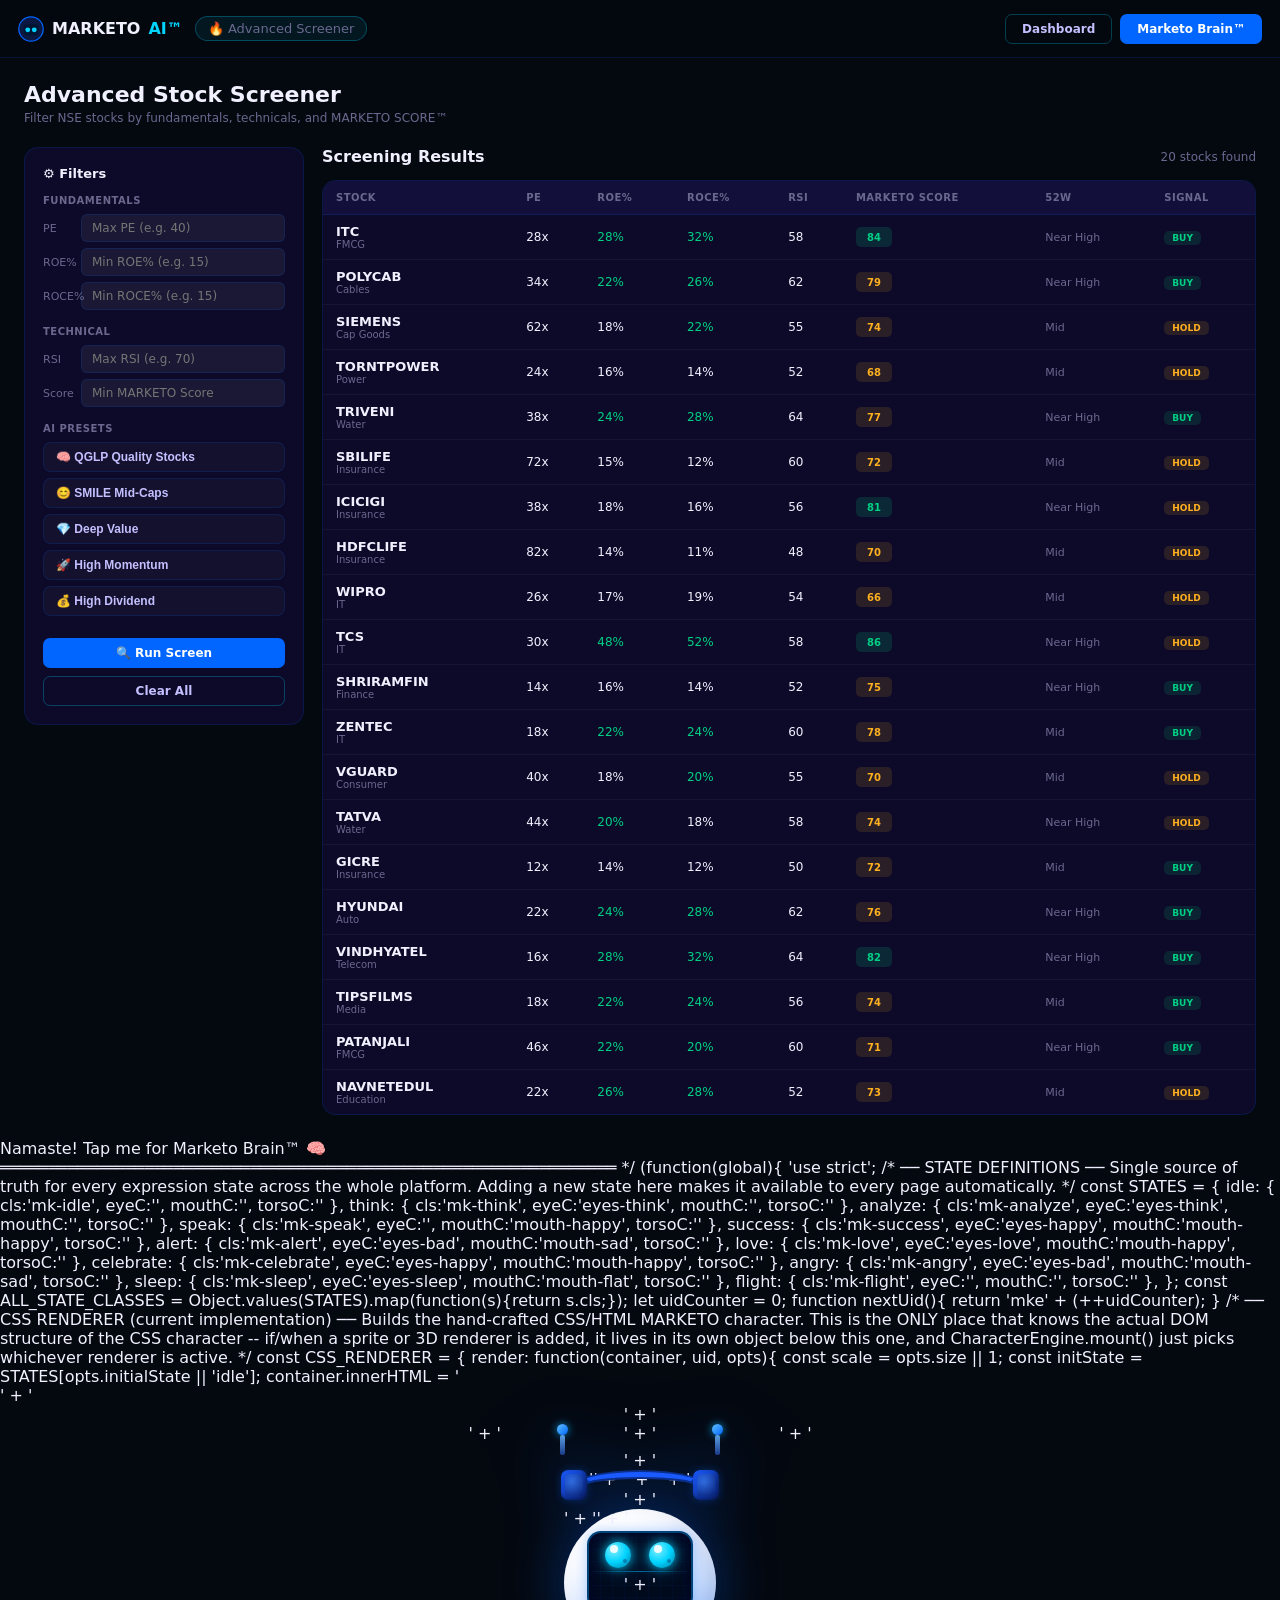
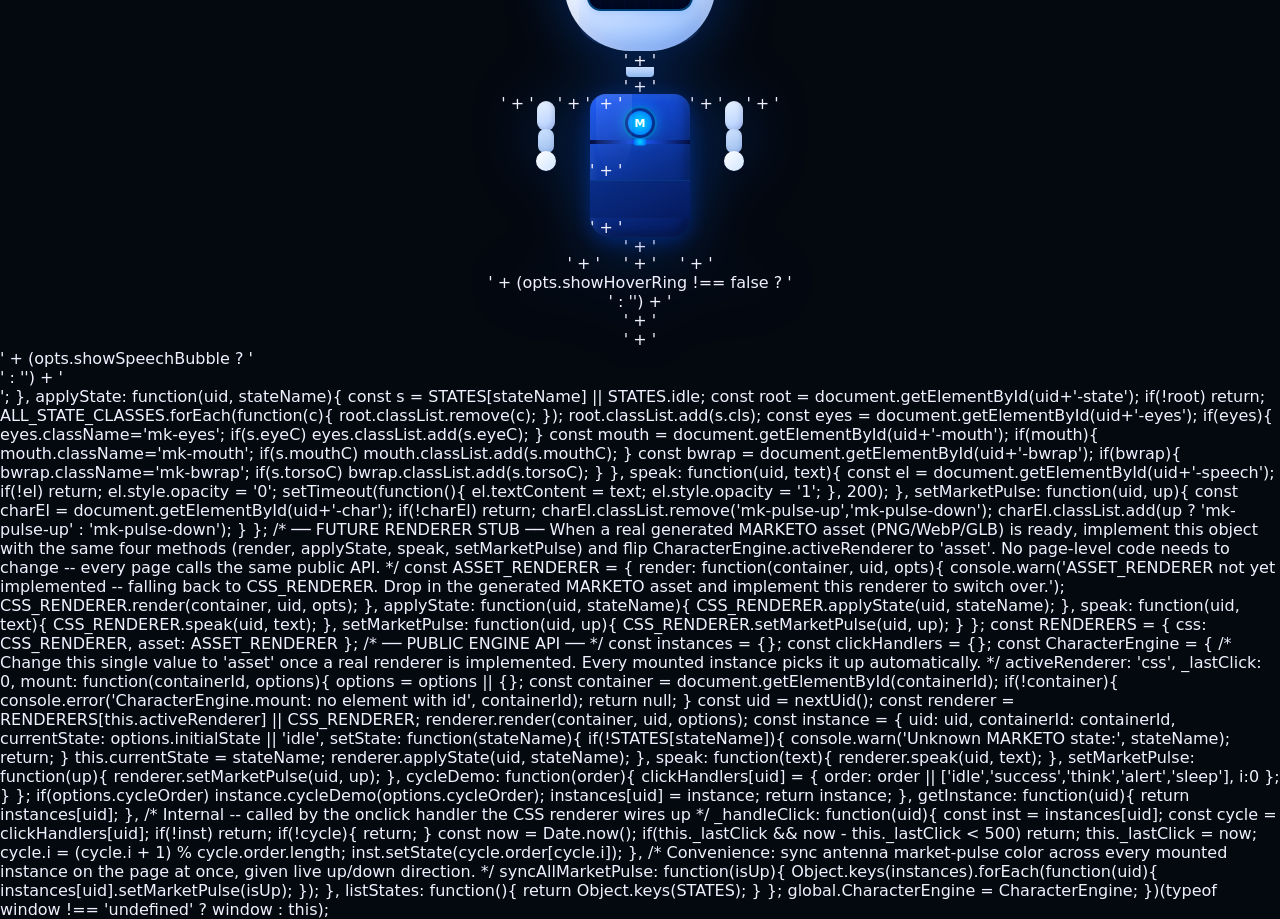
<file: screener.html>
<!DOCTYPE html>
<html lang="en">
<head>
<meta charset="UTF-8">
<meta name="viewport" content="width=device-width,initial-scale=1.0">
<title>Screener — MARKETO AI™</title>
<style>
*,*::before,*::after{box-sizing:border-box;margin:0;padding:0}
body{font-family:'Inter','Segoe UI',system-ui,sans-serif;background:#04080F;color:#F1F0FF;-webkit-font-smoothing:antialiased;min-height:100vh}
:root{--bg:#04080F;--bg2:#080320;--card:#0C0A28;--card2:#12103A;--blue:#0066FF;--cyan:#00D4FF;--ok:#00D084;--bad:#FF4D4F;--warn:#FFB020;--text:#F1F0FF;--text2:#C4C0FF;--muted:#6B6890;--bdr:rgba(0,100,255,.15);--bdr2:rgba(0,212,255,.28);--fd:'Space Grotesk','Inter',system-ui;}
a{text-decoration:none;color:inherit}
::-webkit-scrollbar{width:4px}::-webkit-scrollbar-track{background:#080320}::-webkit-scrollbar-thumb{background:#0066FF;border-radius:2px}
.topbar{height:58px;background:rgba(4,8,15,.97);backdrop-filter:blur(20px);border-bottom:1px solid var(--bdr);display:flex;align-items:center;gap:12px;padding:0 18px;position:sticky;top:0;z-index:100}
.t-logo{display:flex;align-items:center;gap:8px;font-family:var(--fd);font-size:16px;font-weight:800;color:var(--text)}.t-logo .ai{color:var(--cyan)}
.btn{display:inline-flex;align-items:center;gap:6px;padding:7px 16px;border-radius:7px;font-size:12px;font-weight:600;cursor:pointer;border:1px solid transparent;transition:all .2s;font-family:inherit}
.btn-blue{background:var(--blue);color:#fff}.btn-blue:hover{background:#0052CC}
.btn-ghost{background:transparent;color:var(--text2);border-color:var(--bdr2)}.btn-ghost:hover{background:rgba(0,100,255,.08);color:#fff}
.main{max-width:1280px;margin:0 auto;padding:24px}
.pg-title{font-family:var(--fd);font-size:22px;font-weight:700;color:var(--text);margin-bottom:4px}
.pg-sub{font-size:12px;color:var(--muted);margin-bottom:22px}
.layout{display:grid;grid-template-columns:280px 1fr;gap:18px;align-items:start}
/* FILTER PANEL */
.filter-panel{background:var(--card);border:1px solid var(--bdr);border-radius:14px;padding:18px;position:sticky;top:76px}
.fp-title{font-family:var(--fd);font-size:13px;font-weight:700;color:var(--text);margin-bottom:14px;display:flex;align-items:center;gap:6px}
.fgroup{margin-bottom:16px}
.flabel{font-size:10px;font-weight:700;color:var(--muted);text-transform:uppercase;letter-spacing:.5px;margin-bottom:8px}
.frow{display:flex;gap:6px;align-items:center;margin-bottom:6px}
.frow label{font-size:11px;color:var(--muted);width:32px;flex-shrink:0}
.finput{background:rgba(255,255,255,.06);border:1px solid var(--bdr);border-radius:6px;padding:6px 10px;color:var(--text);font-size:12px;outline:none;width:100%;font-family:inherit}
.finput:focus{border-color:var(--bdr2)}
.preset-btns{display:flex;flex-direction:column;gap:6px}
.preset{padding:7px 12px;border-radius:8px;font-size:12px;font-weight:600;cursor:pointer;border:1px solid var(--bdr);background:rgba(255,255,255,.03);color:var(--text2);transition:all .2s;text-align:left}
.preset:hover{border-color:var(--bdr2);color:var(--text);background:rgba(0,100,255,.08)}
/* RESULTS */
.results-head{display:flex;align-items:center;justify-content:space-between;margin-bottom:14px}
.results-title{font-family:var(--fd);font-size:16px;font-weight:700;color:var(--text)}
.results-count{font-size:12px;color:var(--muted)}
.tbl-wrap{background:var(--card);border:1px solid var(--bdr);border-radius:14px;overflow:hidden}
.stbl{width:100%;border-collapse:collapse}
.stbl th{font-size:10px;font-weight:700;color:var(--muted);text-transform:uppercase;letter-spacing:.5px;padding:11px 13px;text-align:left;border-bottom:1px solid var(--bdr);background:var(--card2);white-space:nowrap}
.stbl td{padding:9px 13px;font-size:12px;border-bottom:1px solid rgba(255,255,255,.04)}
.stbl tr:last-child td{border-bottom:none}
.stbl tr:hover td{background:rgba(0,100,255,.04)}
.sn{font-weight:600;color:var(--text);font-size:13px}
.ssec{font-size:10px;color:var(--muted)}
.score-chip{display:inline-flex;align-items:center;justify-content:center;width:36px;height:20px;border-radius:5px;font-size:10px;font-weight:800}
.sc-hi{background:rgba(0,208,132,.15);color:var(--ok)}.sc-md{background:rgba(255,176,32,.12);color:var(--warn)}.sc-lo{background:rgba(255,77,79,.12);color:var(--bad)}
.sig-b{display:inline-block;padding:2px 8px;border-radius:5px;font-size:9px;font-weight:700;background:rgba(0,208,132,.12);color:var(--ok)}
.sig-h{display:inline-block;padding:2px 8px;border-radius:5px;font-size:9px;font-weight:700;background:rgba(255,176,32,.12);color:var(--warn)}
@media(max-width:900px){.layout{grid-template-columns:1fr}.filter-panel{position:static}}

/* ══ CHARACTER ENGINE STYLES ══ */
.mk-char{display:flex;flex-direction:column;align-items:center;cursor:pointer;position:relative;z-index:10;filter:drop-shadow(0 0 30px rgba(0,100,255,.4));transition:filter .4s}
.mk-char:hover{filter:drop-shadow(0 0 44px rgba(0,180,255,.6))}
.mk-ants{display:flex;gap:56px;margin-bottom:-4px;position:relative;z-index:3}
.mk-ant{display:flex;flex-direction:column;align-items:center}
.mk-ant-b{width:11px;height:11px;border-radius:50%;background:linear-gradient(135deg,#60C0FF,#0066FF);box-shadow:0 0 8px rgba(0,180,255,.8);animation:antG 2s ease-in-out infinite;transition:background .6s,box-shadow .6s}
.mk-ant:last-child .mk-ant-b{animation-delay:-.7s}
.mk-pulse-up .mk-ant-b{background:linear-gradient(135deg,#6EE7B7,#00D084)!important;box-shadow:0 0 8px rgba(0,208,132,.85)!important}
.mk-pulse-down .mk-ant-b{background:linear-gradient(135deg,#FCA5A5,#FF4D4F)!important;box-shadow:0 0 8px rgba(255,77,79,.85)!important}
.mk-ant-p{width:5px;height:20px;background:linear-gradient(to bottom,#5BA0E0,#1A3A8A);border-radius:2px}
.mk-hp{position:relative;width:158px;height:30px;margin-bottom:-10px;z-index:3}
.mk-hp-band{position:absolute;left:8px;right:8px;top:0;height:20px;border:0 solid transparent;border-top:9px solid #0A2E8A;border-left:7px solid transparent;border-right:7px solid transparent;border-radius:50% 50% 0 0/100% 100% 0 0}
.mk-hp-band::after{content:'';position:absolute;left:4px;right:4px;top:-7px;height:12px;border:0 solid transparent;border-top:5px solid #1A5AFF;border-left:5px solid transparent;border-right:5px solid transparent;border-radius:50% 50% 0 0/100% 100% 0 0}
.mk-hp-cup{position:absolute;bottom:0;width:26px;height:30px;border-radius:7px;background:linear-gradient(135deg,#1A5AFF,#0A2480);box-shadow:inset -2px -2px 5px rgba(0,0,0,.4),0 0 8px rgba(0,100,255,.3)}
.mk-hp-cup::after{content:'';position:absolute;inset:4px;border-radius:4px;background:radial-gradient(circle at 40% 35%,rgba(100,180,255,.35),rgba(0,20,100,.5))}
.mk-hp-l{left:0}.mk-hp-r{right:0}
.mk-head{width:152px;height:142px;border-radius:50% 50% 44% 44%/52% 52% 48% 48%;background:radial-gradient(ellipse at 33% 26%,rgba(255,255,255,.88) 0%,rgba(255,255,255,0) 52%),linear-gradient(155deg,#FFFFFF 0%,#EEF4FF 32%,#C8DEFF 65%,#8ABAFF 100%);position:relative;z-index:4;box-shadow:inset -7px -7px 18px rgba(0,0,80,.12),inset 4px 4px 12px rgba(255,255,255,.65)}
.mk-head::before{content:'';position:absolute;left:10%;right:10%;bottom:0;height:38%;background:linear-gradient(to top,rgba(80,140,255,.2),transparent);border-radius:0 0 50% 50%}
.mk-face{position:absolute;left:50%;top:44%;transform:translate(-50%,-50%);width:106px;height:80px;border-radius:14px;background:#000B1E;border:2px solid rgba(0,150,255,.4);box-shadow:0 0 12px rgba(0,100,255,.3),inset 0 0 18px rgba(0,0,40,.8);overflow:hidden;display:flex;flex-direction:column;align-items:center;justify-content:center;gap:7px}
.mk-face::before{content:'';position:absolute;inset:0;background:repeating-linear-gradient(0deg,transparent,transparent 11px,rgba(0,80,200,.05) 11px,rgba(0,80,200,.05) 12px),repeating-linear-gradient(90deg,transparent,transparent 11px,rgba(0,80,200,.05) 11px,rgba(0,80,200,.05) 12px)}
.mk-face::after{content:'';position:absolute;left:0;right:0;height:1.5px;background:linear-gradient(90deg,transparent,rgba(0,180,255,.55),transparent);animation:scan 3.5s linear infinite}
.mk-eyes{display:flex;gap:18px;align-items:center;position:relative;z-index:2}
.mk-eye{width:26px;height:26px;border-radius:50%;background:radial-gradient(circle at 34% 30%,#80EEFF 0%,#00D4FF 50%,#007AA0 100%);box-shadow:0 0 10px rgba(0,212,255,.85),0 0 22px rgba(0,180,255,.4);position:relative;animation:eblink 4s ease-in-out infinite;transition:background .4s,box-shadow .4s}
.mk-eye:last-child{animation-delay:.28s}
.mk-eye::before{content:'';position:absolute;width:8px;height:8px;border-radius:50%;background:rgba(255,255,255,.88);top:3px;left:5px}
.mk-eye::after{content:'';position:absolute;width:4px;height:4px;border-radius:50%;background:rgba(0,80,140,.55);bottom:5px;right:4px}
.mk-mouth{position:relative;z-index:2;width:40px;height:11px;overflow:hidden}
.mk-mc{position:absolute;width:40px;height:22px;border-radius:50%;border:2.5px solid rgba(0,180,255,.6);top:-11px;transition:all .4s}
.mk-neck{width:28px;height:10px;background:linear-gradient(to bottom,#C8DEFF,#90B8EE);border-radius:0 0 4px 4px;margin-top:-3px;z-index:3;position:relative}
.mk-bwrap{display:flex;align-items:flex-start;position:relative;z-index:4;margin-top:-2px}
.mk-arm{width:24px;display:flex;flex-direction:column;align-items:center;padding-top:7px;transition:transform .4s}
.mk-arm-u{width:18px;height:30px;border-radius:9px;background:linear-gradient(155deg,#E8F2FF,#B0CDFF);box-shadow:inset -2px -2px 5px rgba(0,0,80,.14)}
.mk-arm-lo{width:16px;height:24px;border-radius:7px;background:linear-gradient(155deg,#D0E4FF,#9ABCEE);margin-top:-2px;box-shadow:inset -1px -1px 4px rgba(0,0,80,.1)}
.mk-hand{width:20px;height:20px;border-radius:50%;background:linear-gradient(135deg,#FFFFFF,#D0E4FF);margin-top:-2px;box-shadow:0 2px 5px rgba(0,0,80,.14)}
.mk-arm-l{transform-origin:top right}.mk-arm-r{transform-origin:top left}
.mk-torso{width:100px;background:linear-gradient(155deg,#1A5AFF 0%,#0A2E8A 58%,#051A5E 100%);border-radius:16px 16px 20px 20px;position:relative;box-shadow:inset -4px -4px 11px rgba(0,0,0,.35),inset 3px 3px 9px rgba(80,140,255,.28),0 4px 18px rgba(0,60,200,.4);overflow:hidden}
.mk-torso-t{height:48px}.mk-torso-b{height:38px;background:linear-gradient(155deg,#0A2E8A,#051A5E);border-top:1px solid rgba(0,180,255,.18)}
.mk-torso::after{content:'';position:absolute;top:0;left:6px;width:36px;height:55%;background:linear-gradient(180deg,rgba(255,255,255,.1),transparent);border-radius:0 0 50% 50%}
.mk-chest{position:absolute;top:12px;left:50%;transform:translateX(-50%);width:34px;height:34px;border-radius:50%;background:radial-gradient(circle,rgba(0,80,200,.4),rgba(0,20,80,.7));border:2px solid rgba(0,180,255,.5);display:flex;align-items:center;justify-content:center;box-shadow:0 0 14px rgba(0,180,255,.5);animation:chestP 2.2s ease-in-out infinite}
.mk-chest-i{width:24px;height:24px;border-radius:50%;background:radial-gradient(circle,#00D4FF,#0066FF);display:flex;align-items:center;justify-content:center;font-size:11px;font-weight:900;color:#fff;font-family:system-ui}
.mk-belt{position:absolute;top:46px;left:0;right:0;height:4px;background:linear-gradient(90deg,#040E40,#1A5AFF,#040E40)}
.mk-buckle{position:absolute;left:50%;top:50%;transform:translate(-50%,-50%);width:12px;height:7px;background:radial-gradient(circle,#00D4FF,#0066FF);border-radius:2px}
.mk-legs{display:flex;gap:12px;justify-content:center;position:relative;z-index:4;margin-top:-2px}
.mk-leg{display:flex;flex-direction:column;align-items:center}
.mk-hoverring{
.mk-thigh{width:28px;height:26px;border-radius:4px 4px 0 0;background:linear-gradient(155deg,#1248CC,#0A2480);box-shadow:inset -2px 0 5px rgba(0,0,0,.25)}
.mk-shin{width:24px;height:24px;border-radius:0 0 4px 4px;background:linear-gradient(155deg,#1A5AFF,#0A2E8A);margin-top:-1px;box-shadow:inset -2px 0 5px rgba(0,0,0,.2)}
.mk-foot{width:32px;height:11px;border-radius:4px 4px 5px 5px;background:linear-gradient(135deg,#E8F2FF,#B0CDFF);margin-top:-1px;box-shadow:0 3px 7px rgba(0,0,80,.22)}
.mk-idle .mk-char{animation:mkFloat 3.6s ease-in-out infinite}
.mk-idle .mk-arm-l{animation:mkWave 2s ease-in-out infinite 2s}
.mk-think .mk-char{animation:mkTilt .95s ease-in-out infinite}
.mk-think .mk-arm-r{animation:mkThinkArm 1.8s ease-in-out infinite}
.mk-analyze .mk-char{animation:mkBreathe 2.2s ease-in-out infinite}
.mk-analyze .mk-arm-r{animation:mkPoint 2.5s ease-in-out infinite}
.mk-speak .mk-char{animation:mkBob 1.2s ease-in-out infinite}
.mk-speak .mk-arm-l{animation:mkGestL 1.8s ease-in-out infinite}
.mk-speak .mk-arm-r{animation:mkGestR 1.8s ease-in-out infinite .3s}
.mk-success .mk-char{animation:mkJump .7s ease-in-out 4}
.mk-success .mk-arm-l{animation:mkVicL .7s ease-in-out 4}
.mk-success .mk-arm-r{animation:mkVicR .7s ease-in-out 4}
.mk-alert .mk-char{animation:mkShake .28s ease-in-out infinite}
.mk-love .mk-char{animation:mkFloat 3s ease-in-out infinite}
.mk-celebrate .mk-char{animation:mkCelebrate 1.6s ease-in-out 2}
.mk-celebrate .mk-arm-l{animation:mkVicL 1.6s ease-in-out 2}
.mk-celebrate .mk-arm-r{animation:mkVicR 1.6s ease-in-out 2 .1s}
.mk-angry .mk-char{animation:mkAngry .22s ease-in-out infinite}
.mk-sleep .mk-char{animation:mkSleep 6s ease-in-out infinite}
.eyes-happy .mk-eye{background:radial-gradient(circle at 34% 30%,#A7F3D0,#10B981,#065F46)!important;box-shadow:0 0 10px rgba(16,185,129,.9),0 0 22px rgba(16,185,129,.4)!important}
.eyes-think .mk-eye{background:radial-gradient(circle at 34% 30%,#FEF08A,#F59E0B,#92400E)!important;box-shadow:0 0 10px rgba(245,158,11,.9),0 0 22px rgba(245,158,11,.4)!important}
.eyes-bad  .mk-eye{background:radial-gradient(circle at 34% 30%,#FECACA,#EF4444,#991B1B)!important;box-shadow:0 0 10px rgba(239,68,68,.9),0 0 22px rgba(239,68,68,.4)!important}
.eyes-love .mk-eye{background:radial-gradient(circle at 34% 30%,#FCA5A5,#EC4899,#9D174D)!important;box-shadow:0 0 10px rgba(236,72,153,.9),0 0 22px rgba(236,72,153,.4)!important}
.eyes-sleep .mk-eye{height:5px!important;margin-top:10px!important;background:rgba(0,40,100,.5)!important;box-shadow:none!important;animation:none!important}
.eyes-sleep .mk-eye::before,.eyes-sleep .mk-eye::after{display:none!important}
.mouth-happy .mk-mc{top:-9px;border-color:rgba(16,185,129,.75)!important}
.mouth-sad   .mk-mc{top:4px;transform:rotate(180deg);border-color:rgba(239,68,68,.7)!important}
.mouth-flat  .mk-mc{display:none}
.mouth-flat .mk-mouth::after{content:'';position:absolute;left:3px;right:3px;top:4px;height:2px;background:rgba(0,150,255,.5);border-radius:2px}

/* ── KEYFRAMES ── */
@keyframes antG{0%,100%{box-shadow:0 0 8px rgba(0,180,255,.8)}50%{box-shadow:0 0 18px rgba(0,212,255,1)}}
@keyframes scan{0%{top:0;opacity:0}10%{opacity:.7}90%{opacity:.7}100%{top:100%;opacity:0}}
@keyframes eblink{0%,82%,100%{transform:scaleY(1)}88%{transform:scaleY(.06)}}
@keyframes chestP{0%,100%{box-shadow:0 0 14px rgba(0,180,255,.5)}50%{box-shadow:0 0 26px rgba(0,212,255,.9)}}
@keyframes mkFloat   {0%,100%{transform:translateY(0)}50%{transform:translateY(-18px)}}
@keyframes mkTilt    {0%,100%{transform:rotate(-8deg)}50%{transform:rotate(8deg) translateY(-7px)}}
@keyframes mkBreathe {0%,100%{transform:translateY(0) scale(1)}50%{transform:translateY(-12px) scale(1.03)}}
@keyframes mkBob     {0%,100%{transform:translateY(0)}50%{transform:translateY(-9px)}}
@keyframes mkJump    {0%,100%{transform:translateY(0) scale(1)}38%{transform:translateY(-34px) scale(1.08)}68%{transform:translateY(-11px) scale(.97)}}
@keyframes mkShake   {0%,100%{transform:translateX(0)}25%{transform:translateX(-9px)}75%{transform:translateX(9px)}}
@keyframes mkCelebrate{0%{transform:translateY(0) rotate(0)}25%{transform:translateY(-28px) rotate(-13deg)}50%{transform:translateY(-32px) rotate(0)}75%{transform:translateY(-28px) rotate(13deg)}100%{transform:translateY(0) rotate(0)}}
@keyframes mkAngry   {0%,100%{transform:translateX(0) scale(1)}25%{transform:translateX(-8px) scale(1.02)}75%{transform:translateX(8px) scale(1.02)}}
@keyframes mkSleep   {0%,100%{transform:translateY(0) rotate(-2deg)}50%{transform:translateY(-8px) rotate(2deg)}}
@keyframes mkWave    {0%,100%,50%{transform:rotate(0)}15%{transform:rotate(-40deg)}30%{transform:rotate(-22deg)}45%{transform:rotate(-40deg)}}
@keyframes mkThinkArm{0%,100%{transform:rotate(0) translateY(0)}50%{transform:rotate(-15deg) translateY(-4px)}}
@keyframes mkPoint   {0%,100%{transform:rotate(0)}50%{transform:rotate(-28deg) translateY(-5px)}}
@keyframes mkGestL   {0%,100%{transform:rotate(0)}50%{transform:rotate(-18deg)}}
@keyframes mkGestR   {0%,100%{transform:rotate(0)}50%{transform:rotate(17deg)}}
@keyframes mkVicL    {0%,100%{transform:rotate(0)}40%{transform:rotate(-52deg)}}
@keyframes mkVicR    {0%,100%{transform:rotate(0)}40%{transform:rotate(52deg)}}

/* ── FLIGHT MODE (Superman pose + forward launch + blue trail) ── */
.mk-flight .mk-char{animation:mkFlightLaunch 1.8s ease-in forwards}
.mk-flight .mk-arm-l{animation:mkFlightArm 1.8s ease-in forwards}
.mk-flight .mk-arm-r{animation:mkFlightArm 1.8s ease-in forwards}
.mk-flight .mk-legs{animation:mkFlightLegs 1.8s ease-in forwards}
.mk-flight .mk-hoverring{opacity:0}
.mk-flight-trail{
  position:absolute;left:50%;top:50%;width:6px;height:60px;
  background:linear-gradient(to top,rgba(0,212,255,0),rgba(0,212,255,.85));
  border-radius:50%;transform:translate(-50%,0) scaleY(0);transform-origin:top center;
  opacity:0;pointer-events:none;z-index:1;
  animation:mkTrailGrow 1.8s ease-in forwards;
}
.mk-flight .mk-flight-trail{opacity:1}
@keyframes mkFlightLaunch{
  0%{transform:translateY(0) rotate(0) scale(1)}
  30%{transform:translateY(-10px) rotate(-4deg) scale(1.02)}
  100%{transform:translateY(-340px) rotate(-3deg) scale(.4)}
}
@keyframes mkFlightArm{0%{transform:rotate(0)}100%{transform:rotate(-78deg)}}
@keyframes mkFlightLegs{0%{transform:scaleY(1)}100%{transform:scaleY(.7) translateY(6px)}}
@keyframes mkTrailGrow{0%{transform:translate(-50%,0) scaleY(0);opacity:0}20%{opacity:1}100%{transform:translate(-50%,0) scaleY(6);opacity:0}}

/* ── THINKING HOLOGRAM PARTICLES ── */
.mk-think-holo,.mk-analyze .mk-think-holo{
  position:absolute;inset:-30px;pointer-events:none;opacity:0;transition:opacity .3s;z-index:2;
}
.mk-think .mk-think-holo,.mk-analyze .mk-think-holo{opacity:1}
.mk-holo-dot{
  position:absolute;width:5px;height:5px;border-radius:50%;
  background:radial-gradient(circle,#00D4FF,rgba(0,150,255,.2));
  box-shadow:0 0 8px rgba(0,212,255,.8);
  animation:holoOrbit 3s linear infinite;
}
.mk-holo-dot:nth-child(1){top:10%;left:50%;animation-delay:0s}
.mk-holo-dot:nth-child(2){top:50%;left:90%;animation-delay:-1s}
.mk-holo-dot:nth-child(3){top:85%;left:30%;animation-delay:-2s}
@keyframes holoOrbit{
  0%{transform:rotate(0deg) translateX(40px) rotate(0deg);opacity:.3}
  50%{opacity:1}
  100%{transform:rotate(360deg) translateX(40px) rotate(-360deg);opacity:.3}
}

/* ── ENGINE WRAPPER (self-contained — no dependency on page-level styles) ── */
.mk-state-root{display:inline-flex;flex-direction:column;align-items:center;position:relative}
.mk-speech-wrap{position:absolute;top:-10px;right:-10px;transform:translateX(60%);z-index:30;animation:mkSpeechBob 3.2s ease-in-out infinite}
.mk-speech{background:rgba(12,10,40,.96);border:1px solid rgba(0,212,255,.3);border-radius:12px 12px 12px 0;padding:9px 14px;font-size:12px;font-weight:600;color:#66E0FF;white-space:nowrap;max-width:220px;box-shadow:0 8px 24px rgba(0,0,0,.4);transition:opacity .3s}
@keyframes mkSpeechBob{0%,100%{transform:translateX(60%) translateY(0)}50%{transform:translateX(60%) translateY(-6px)}}
/* ── MARKETO FLOATING PRESENCE (consistent across platform) ── */
.mk-platform-float{position:fixed;bottom:16px;right:16px;z-index:600;cursor:pointer}
.mk-platform-bubble{
  position:absolute;bottom:calc(100% + 10px);right:0;background:#0A0824;
  border:1.5px solid rgba(0,212,255,.3);border-radius:10px 10px 0 10px;
  padding:8px 12px;font-size:11px;color:#66E0FF;font-weight:500;max-width:200px;
  text-align:right;line-height:1.5;display:none;white-space:normal;box-shadow:0 8px 24px rgba(0,0,0,.4);
}
.mk-platform-bubble.show{display:block}

</style>
</head>
<body>
<header class="topbar">
  <a href="index.html" class="t-logo"><svg viewBox="0 0 32 32" width="26" height="26" xmlns="http://www.w3.org/2000/svg"><circle cx="16" cy="16" r="15" fill="#0A1842" stroke="#0066FF" stroke-width="1.5"/><rect x="7" y="10" width="18" height="14" rx="4.5" fill="#001433"/><circle cx="12" cy="17" r="3" fill="#00D4FF"/><circle cx="20" cy="17" r="3" fill="#00D4FF"/></svg>MARKETO <span class="ai">AI™</span></a>
  <span style="font-size:13px;color:var(--muted);padding:4px 12px;background:rgba(0,212,255,.08);border-radius:20px;border:1px solid var(--bdr2)">🔥 Advanced Screener</span>
  <div style="margin-left:auto;display:flex;gap:8px">
    <a href="dashboard.html" class="btn btn-ghost">Dashboard</a>
    <a href="brain.html" class="btn btn-blue">Marketo Brain™</a>
  </div>
</header>
<div class="main">
  <div class="pg-title">Advanced Stock Screener</div>
  <div class="pg-sub">Filter NSE stocks by fundamentals, technicals, and MARKETO SCORE™</div>
  <div class="layout">
    <!-- FILTERS -->
    <div class="filter-panel">
      <div class="fp-title">⚙️ Filters</div>
      <div class="fgroup">
        <div class="flabel">Fundamentals</div>
        <div class="frow"><label>PE</label><input class="finput" id="maxPE" placeholder="Max PE (e.g. 40)" type="number"></div>
        <div class="frow"><label>ROE%</label><input class="finput" id="minROE" placeholder="Min ROE% (e.g. 15)" type="number"></div>
        <div class="frow"><label>ROCE%</label><input class="finput" id="minROCE" placeholder="Min ROCE% (e.g. 15)" type="number"></div>
      </div>
      <div class="fgroup">
        <div class="flabel">Technical</div>
        <div class="frow"><label>RSI</label><input class="finput" id="maxRSI" placeholder="Max RSI (e.g. 70)" type="number"></div>
        <div class="frow"><label>Score</label><input class="finput" id="minScore" placeholder="Min MARKETO Score" type="number"></div>
      </div>
      <div class="fgroup">
        <div class="flabel">AI Presets</div>
        <div class="preset-btns">
          <button class="preset" onclick="loadPreset('qglp')">🧠 QGLP Quality Stocks</button>
          <button class="preset" onclick="loadPreset('smile')">😊 SMILE Mid-Caps</button>
          <button class="preset" onclick="loadPreset('value')">💎 Deep Value</button>
          <button class="preset" onclick="loadPreset('momentum')">🚀 High Momentum</button>
          <button class="preset" onclick="loadPreset('dividend')">💰 High Dividend</button>
        </div>
      </div>
      <button class="btn btn-blue" style="width:100%;justify-content:center;margin-top:6px" onclick="runScreen()">🔍 Run Screen</button>
      <button class="btn btn-ghost" style="width:100%;justify-content:center;margin-top:8px" onclick="clearFilters()">Clear All</button>
    </div>
    <!-- RESULTS -->
    <div>
      <div class="results-head">
        <div class="results-title">Screening Results</div>
        <div class="results-count" id="rCount">0 stocks found</div>
      </div>
      <div class="tbl-wrap">
        <table class="stbl">
          <thead><tr><th>Stock</th><th>PE</th><th>ROE%</th><th>ROCE%</th><th>RSI</th><th>MARKETO Score</th><th>52W</th><th>Signal</th></tr></thead>
          <tbody id="screenBody"></tbody>
        </table>
      </div>
    </div>
  </div>
</div>
<!-- ══ MARKETO PLATFORM PRESENCE ══ -->
<div class="mk-platform-float" id="mk-platform-float">
  <div class="mk-platform-bubble" id="mk-platform-bubble">Namaste! Tap me for Marketo Brain™ 🧠</div>
  <div id="mk-platform-mount" onclick="window.location.href='brain.html'" title="MARKETO AI"></div>
</div>

<script>
/* ══ CHARACTER ENGINE ══ */
/* ════════════════════════════════════════════════════════════════
   MARKETO CHARACTER ENGINE
   ════════════════════════════════════════════════════════════════
   One central component that renders and controls every MARKETO
   character instance across the platform (landing page, dashboard,
   portfolio, watchlist, brain, loading screens, captain mode).

   ARCHITECTURE — built for a future asset swap with zero call-site
   changes:

     CharacterEngine.mount(containerId, options)
         -> renders a character instance into the given container
         -> returns an instance handle with .setState(), .speak(), etc.

     Internally, rendering is delegated to a RENDERER. Today the
     renderer is CSS_RENDERER (builds the existing hand-built CSS/HTML
     character). Later, when a real MARKETO asset exists (PNG, WebP,
     or a 3D .glb model), a new renderer can be implemented with the
     same four methods and swapped in by changing ONE line --
     CharacterEngine.activeRenderer -- without touching any page that
     calls CharacterEngine.mount(). Every page in the platform should
     only ever call the public CharacterEngine API below, never reach
     into renderer internals directly.

   USAGE (any page):
     <div id="marketo-hero"></div>
     <script src="js/character-engine.js"></script>
     <script>
       const marketo = CharacterEngine.mount('marketo-hero', {
         size: 1,
         initialState: 'idle',
         clickToCycle: true,
         showHoverRing: true
       });
       marketo.setState('success');
       marketo.speak('SBILIFE up +143%! 🎉');
     </script>
   ════════════════════════════════════════════════════════════════ */

(function(global){
  'use strict';

  /* ── STATE DEFINITIONS ──
     Single source of truth for every expression state across the
     whole platform. Adding a new state here makes it available to
     every page automatically. */
  const STATES = {
    idle:      { cls:'mk-idle',      eyeC:'',            mouthC:'',            torsoC:'' },
    think:     { cls:'mk-think',     eyeC:'eyes-think',  mouthC:'',            torsoC:'' },
    analyze:   { cls:'mk-analyze',   eyeC:'eyes-think',  mouthC:'',            torsoC:'' },
    speak:     { cls:'mk-speak',     eyeC:'',            mouthC:'mouth-happy', torsoC:'' },
    success:   { cls:'mk-success',   eyeC:'eyes-happy',  mouthC:'mouth-happy', torsoC:'' },
    alert:     { cls:'mk-alert',     eyeC:'eyes-bad',     mouthC:'mouth-sad',   torsoC:'' },
    love:      { cls:'mk-love',      eyeC:'eyes-love',   mouthC:'mouth-happy', torsoC:'' },
    celebrate: { cls:'mk-celebrate', eyeC:'eyes-happy',  mouthC:'mouth-happy', torsoC:'' },
    angry:     { cls:'mk-angry',     eyeC:'eyes-bad',     mouthC:'mouth-sad',   torsoC:'' },
    sleep:     { cls:'mk-sleep',     eyeC:'eyes-sleep',  mouthC:'mouth-flat',  torsoC:'' },
    flight:    { cls:'mk-flight',    eyeC:'',            mouthC:'',            torsoC:'' },
  };
  const ALL_STATE_CLASSES = Object.values(STATES).map(function(s){return s.cls;});

  let uidCounter = 0;
  function nextUid(){ return 'mke' + (++uidCounter); }

  /* ── CSS RENDERER (current implementation) ──
     Builds the hand-crafted CSS/HTML MARKETO character. This is the
     ONLY place that knows the actual DOM structure of the CSS
     character -- if/when a sprite or 3D renderer is added, it lives
     in its own object below this one, and CharacterEngine.mount()
     just picks whichever renderer is active. */
  const CSS_RENDERER = {
    render: function(container, uid, opts){
      const scale = opts.size || 1;
      const initState = STATES[opts.initialState || 'idle'];
      container.innerHTML =
        '<div class="mk-state-root ' + initState.cls + '" id="' + uid + '-state" style="transform:scale(' + scale + ')">' +
          '<div class="mk-char" id="' + uid + '-char"' + (opts.clickToCycle ? ' onclick="CharacterEngine._handleClick(\'' + uid + '\')"' : '') + '>' +
            '<div class="mk-ants">' +
              '<div class="mk-ant"><div class="mk-ant-b"></div><div class="mk-ant-p"></div></div>' +
              '<div class="mk-ant"><div class="mk-ant-b"></div><div class="mk-ant-p"></div></div>' +
            '</div>' +
            '<div class="mk-hp">' +
              '<div class="mk-hp-band"></div>' +
              '<div class="mk-hp-cup mk-hp-l"></div>' +
              '<div class="mk-hp-cup mk-hp-r"></div>' +
            '</div>' +
            '<div class="mk-head">' +
              '<div class="mk-face">' +
                '<div class="mk-eyes" id="' + uid + '-eyes"><div class="mk-eye"></div><div class="mk-eye"></div></div>' +
                '<div class="mk-mouth" id="' + uid + '-mouth"><div class="mk-mc"></div></div>' +
              '</div>' +
            '</div>' +
            '<div class="mk-neck"></div>' +
            '<div class="mk-bwrap" id="' + uid + '-bwrap">' +
              '<div class="mk-arm mk-arm-l"><div class="mk-arm-u"></div><div class="mk-arm-lo"></div><div class="mk-hand"></div></div>' +
              '<div class="mk-torso" id="' + uid + '-torso">' +
                '<div class="mk-torso-t"><div class="mk-chest"><div class="mk-chest-i">M</div></div></div>' +
                '<div class="mk-torso-b"><div class="mk-belt"><div class="mk-buckle"></div></div></div>' +
              '</div>' +
              '<div class="mk-arm mk-arm-r"><div class="mk-arm-u"></div><div class="mk-arm-lo"></div><div class="mk-hand"></div></div>' +
            '</div>' +
            '<div class="mk-legs">' +
              '<div class="mk-leg"><div class="mk-thigh"></div><div class="mk-shin"></div><div class="mk-foot"></div></div>' +
              '<div class="mk-leg"><div class="mk-thigh"></div><div class="mk-shin"></div><div class="mk-foot"></div></div>' +
            '</div>' +
            (opts.showHoverRing !== false ? '<div class="mk-hoverring"></div>' : '') +
            '<div class="mk-think-holo"><div class="mk-holo-dot"></div><div class="mk-holo-dot"></div><div class="mk-holo-dot"></div></div>' +
            '<div class="mk-flight-trail"></div>' +
          '</div>' +
          (opts.showSpeechBubble ? '<div class="mk-speech-wrap"><div class="mk-speech" id="' + uid + '-speech"></div></div>' : '') +
        '</div>';
    },
    applyState: function(uid, stateName){
      const s = STATES[stateName] || STATES.idle;
      const root = document.getElementById(uid+'-state');
      if(!root) return;
      ALL_STATE_CLASSES.forEach(function(c){ root.classList.remove(c); });
      root.classList.add(s.cls);
      const eyes = document.getElementById(uid+'-eyes');
      if(eyes){ eyes.className='mk-eyes'; if(s.eyeC) eyes.classList.add(s.eyeC); }
      const mouth = document.getElementById(uid+'-mouth');
      if(mouth){ mouth.className='mk-mouth'; if(s.mouthC) mouth.classList.add(s.mouthC); }
      const bwrap = document.getElementById(uid+'-bwrap');
      if(bwrap){ bwrap.className='mk-bwrap'; if(s.torsoC) bwrap.classList.add(s.torsoC); }
    },
    speak: function(uid, text){
      const el = document.getElementById(uid+'-speech');
      if(!el) return;
      el.style.opacity = '0';
      setTimeout(function(){ el.textContent = text; el.style.opacity = '1'; }, 200);
    },
    setMarketPulse: function(uid, up){
      const charEl = document.getElementById(uid+'-char');
      if(!charEl) return;
      charEl.classList.remove('mk-pulse-up','mk-pulse-down');
      charEl.classList.add(up ? 'mk-pulse-up' : 'mk-pulse-down');
    }
  };

  /* ── FUTURE RENDERER STUB ──
     When a real generated MARKETO asset (PNG/WebP/GLB) is ready,
     implement this object with the same four methods (render,
     applyState, speak, setMarketPulse) and flip
     CharacterEngine.activeRenderer to 'asset'. No page-level code
     needs to change -- every page calls the same public API. */
  const ASSET_RENDERER = {
    render: function(container, uid, opts){
      console.warn('ASSET_RENDERER not yet implemented -- falling back to CSS_RENDERER. Drop in the generated MARKETO asset and implement this renderer to switch over.');
      CSS_RENDERER.render(container, uid, opts);
    },
    applyState: function(uid, stateName){ CSS_RENDERER.applyState(uid, stateName); },
    speak: function(uid, text){ CSS_RENDERER.speak(uid, text); },
    setMarketPulse: function(uid, up){ CSS_RENDERER.setMarketPulse(uid, up); }
  };

  const RENDERERS = { css: CSS_RENDERER, asset: ASSET_RENDERER };

  /* ── PUBLIC ENGINE API ── */
  const instances = {};
  const clickHandlers = {};

  const CharacterEngine = {
    /* Change this single value to 'asset' once a real renderer is
       implemented. Every mounted instance picks it up automatically. */
    activeRenderer: 'css',
    _lastClick: 0,

    mount: function(containerId, options){
      options = options || {};
      const container = document.getElementById(containerId);
      if(!container){
        console.error('CharacterEngine.mount: no element with id', containerId);
        return null;
      }
      const uid = nextUid();
      const renderer = RENDERERS[this.activeRenderer] || CSS_RENDERER;
      renderer.render(container, uid, options);

      const instance = {
        uid: uid,
        containerId: containerId,
        currentState: options.initialState || 'idle',
        setState: function(stateName){
          if(!STATES[stateName]){ console.warn('Unknown MARKETO state:', stateName); return; }
          this.currentState = stateName;
          renderer.applyState(uid, stateName);
        },
        speak: function(text){ renderer.speak(uid, text); },
        setMarketPulse: function(up){ renderer.setMarketPulse(uid, up); },
        cycleDemo: function(order){
          clickHandlers[uid] = { order: order || ['idle','success','think','alert','sleep'], i:0 };
        }
      };
      if(options.cycleOrder) instance.cycleDemo(options.cycleOrder);
      instances[uid] = instance;
      return instance;
    },

    getInstance: function(uid){ return instances[uid]; },

    /* Internal -- called by the onclick handler the CSS renderer wires up */
    _handleClick: function(uid){
      const inst = instances[uid];
      const cycle = clickHandlers[uid];
      if(!inst) return;
      if(!cycle){ return; }
      const now = Date.now();
      if(this._lastClick && now - this._lastClick < 500) return;
      this._lastClick = now;
      cycle.i = (cycle.i + 1) % cycle.order.length;
      inst.setState(cycle.order[cycle.i]);
    },

    /* Convenience: sync antenna market-pulse color across every mounted
       instance on the page at once, given live up/down direction. */
    syncAllMarketPulse: function(isUp){
      Object.keys(instances).forEach(function(uid){ instances[uid].setMarketPulse(isUp); });
    },

    listStates: function(){ return Object.keys(STATES); }
  };

  global.CharacterEngine = CharacterEngine;

})(typeof window !== 'undefined' ? window : this);

</script>
<script>
let mkPlatform=null;
function mountPlatformCharacter(){
  if(document.getElementById('mk-platform-mount')){
    mkPlatform = CharacterEngine.mount('mk-platform-mount', {
      size: 0.4, initialState: 'idle', showHoverRing: false
    });
  }
}
function mkPlatformGreet(){
  const b=document.getElementById('mk-platform-bubble');
  if(!b)return;
  b.classList.toggle('show');
  if(b.classList.contains('show')) setTimeout(()=>b.classList.remove('show'), 4000);
}
mountPlatformCharacter();
</script>

<script>
const STOCKS=[
  {n:'ITC',s:'FMCG',pe:28,roe:28,roce:32,rsi:58,score:84,w52:'Near High',sig:'BUY'},
  {n:'POLYCAB',s:'Cables',pe:34,roe:22,roce:26,rsi:62,score:79,w52:'Near High',sig:'BUY'},
  {n:'SIEMENS',s:'Cap Goods',pe:62,roe:18,roce:22,rsi:55,score:74,w52:'Mid',sig:'HOLD'},
  {n:'TORNTPOWER',s:'Power',pe:24,roe:16,roce:14,rsi:52,score:68,w52:'Mid',sig:'HOLD'},
  {n:'TRIVENI',s:'Water',pe:38,roe:24,roce:28,rsi:64,score:77,w52:'Near High',sig:'BUY'},
  {n:'SBILIFE',s:'Insurance',pe:72,roe:15,roce:12,rsi:60,score:72,w52:'Mid',sig:'HOLD'},
  {n:'ICICIGI',s:'Insurance',pe:38,roe:18,roce:16,rsi:56,score:81,w52:'Near High',sig:'HOLD'},
  {n:'HDFCLIFE',s:'Insurance',pe:82,roe:14,roce:11,rsi:48,score:70,w52:'Mid',sig:'HOLD'},
  {n:'WIPRO',s:'IT',pe:26,roe:17,roce:19,rsi:54,score:66,w52:'Mid',sig:'HOLD'},
  {n:'TCS',s:'IT',pe:30,roe:48,roce:52,rsi:58,score:86,w52:'Near High',sig:'HOLD'},
  {n:'SHRIRAMFIN',s:'Finance',pe:14,roe:16,roce:14,rsi:52,score:75,w52:'Near High',sig:'BUY'},
  {n:'ZENTEC',s:'IT',pe:18,roe:22,roce:24,rsi:60,score:78,w52:'Mid',sig:'BUY'},
  {n:'VGUARD',s:'Consumer',pe:40,roe:18,roce:20,rsi:55,score:70,w52:'Mid',sig:'HOLD'},
  {n:'TATVA',s:'Water',pe:44,roe:20,roce:18,rsi:58,score:74,w52:'Near High',sig:'HOLD'},
  {n:'GICRE',s:'Insurance',pe:12,roe:14,roce:12,rsi:50,score:72,w52:'Mid',sig:'BUY'},
  {n:'HYUNDAI',s:'Auto',pe:22,roe:24,roce:28,rsi:62,score:76,w52:'Near High',sig:'BUY'},
  {n:'VINDHYATEL',s:'Telecom',pe:16,roe:28,roce:32,rsi:64,score:82,w52:'Near High',sig:'BUY'},
  {n:'TIPSFILMS',s:'Media',pe:18,roe:22,roce:24,rsi:56,score:74,w52:'Mid',sig:'BUY'},
  {n:'PATANJALI',s:'FMCG',pe:46,roe:22,roce:20,rsi:60,score:71,w52:'Near High',sig:'BUY'},
  {n:'NAVNETEDUL',s:'Education',pe:22,roe:26,roce:28,rsi:52,score:73,w52:'Mid',sig:'HOLD'},
];
let results=[...STOCKS];
function render(data){
  document.getElementById('rCount').textContent=data.length+' stocks found';
  document.getElementById('screenBody').innerHTML=data.map(s=>{
    const sc=s.score>=80?'sc-hi':s.score>=65?'sc-md':'sc-lo';
    const sg=s.sig==='BUY'?'sig-b':'sig-h';
    return`<tr><td><div class="sn">${s.n}</div><div class="ssec">${s.s}</div></td><td>${s.pe}x</td><td style="color:${s.roe>=20?'var(--ok)':'var(--text)'}">${s.roe}%</td><td style="color:${s.roce>=20?'var(--ok)':'var(--text)'}">${s.roce}%</td><td style="color:${s.rsi>70?'var(--bad)':s.rsi<30?'var(--ok)':'var(--text)'}">${s.rsi}</td><td><span class="score-chip ${sc}">${s.score}</span></td><td style="font-size:11px;color:var(--muted)">${s.w52}</td><td><span class="${sg}">${s.sig}</span></td></tr>`;
  }).join('');
}
function runScreen(){
  const maxPE=+document.getElementById('maxPE').value||999;
  const minROE=+document.getElementById('minROE').value||0;
  const minROCE=+document.getElementById('minROCE').value||0;
  const maxRSI=+document.getElementById('maxRSI').value||100;
  const minScore=+document.getElementById('minScore').value||0;
  results=STOCKS.filter(s=>s.pe<=maxPE&&s.roe>=minROE&&s.roce>=minROCE&&s.rsi<=maxRSI&&s.score>=minScore);
  render(results);
}
function clearFilters(){['maxPE','minROE','minROCE','maxRSI','minScore'].forEach(id=>document.getElementById(id).value='');render(STOCKS);}
const PRESETS={
  qglp:{minROE:15,minROCE:15,minScore:70},
  smile:{maxPE:40,minROE:18,minScore:65},
  value:{maxPE:20,minROE:12},
  momentum:{maxRSI:70,minScore:75},
  dividend:{maxPE:25,minROE:15}
};
function loadPreset(p){
  clearFilters();
  const pr=PRESETS[p];
  if(pr.maxPE)document.getElementById('maxPE').value=pr.maxPE;
  if(pr.minROE)document.getElementById('minROE').value=pr.minROE;
  if(pr.minROCE)document.getElementById('minROCE').value=pr.minROCE;
  if(pr.maxRSI)document.getElementById('maxRSI').value=pr.maxRSI;
  if(pr.minScore)document.getElementById('minScore').value=pr.minScore;
  runScreen();
}
render(STOCKS);
</script>
</body>
</html>
</file>
